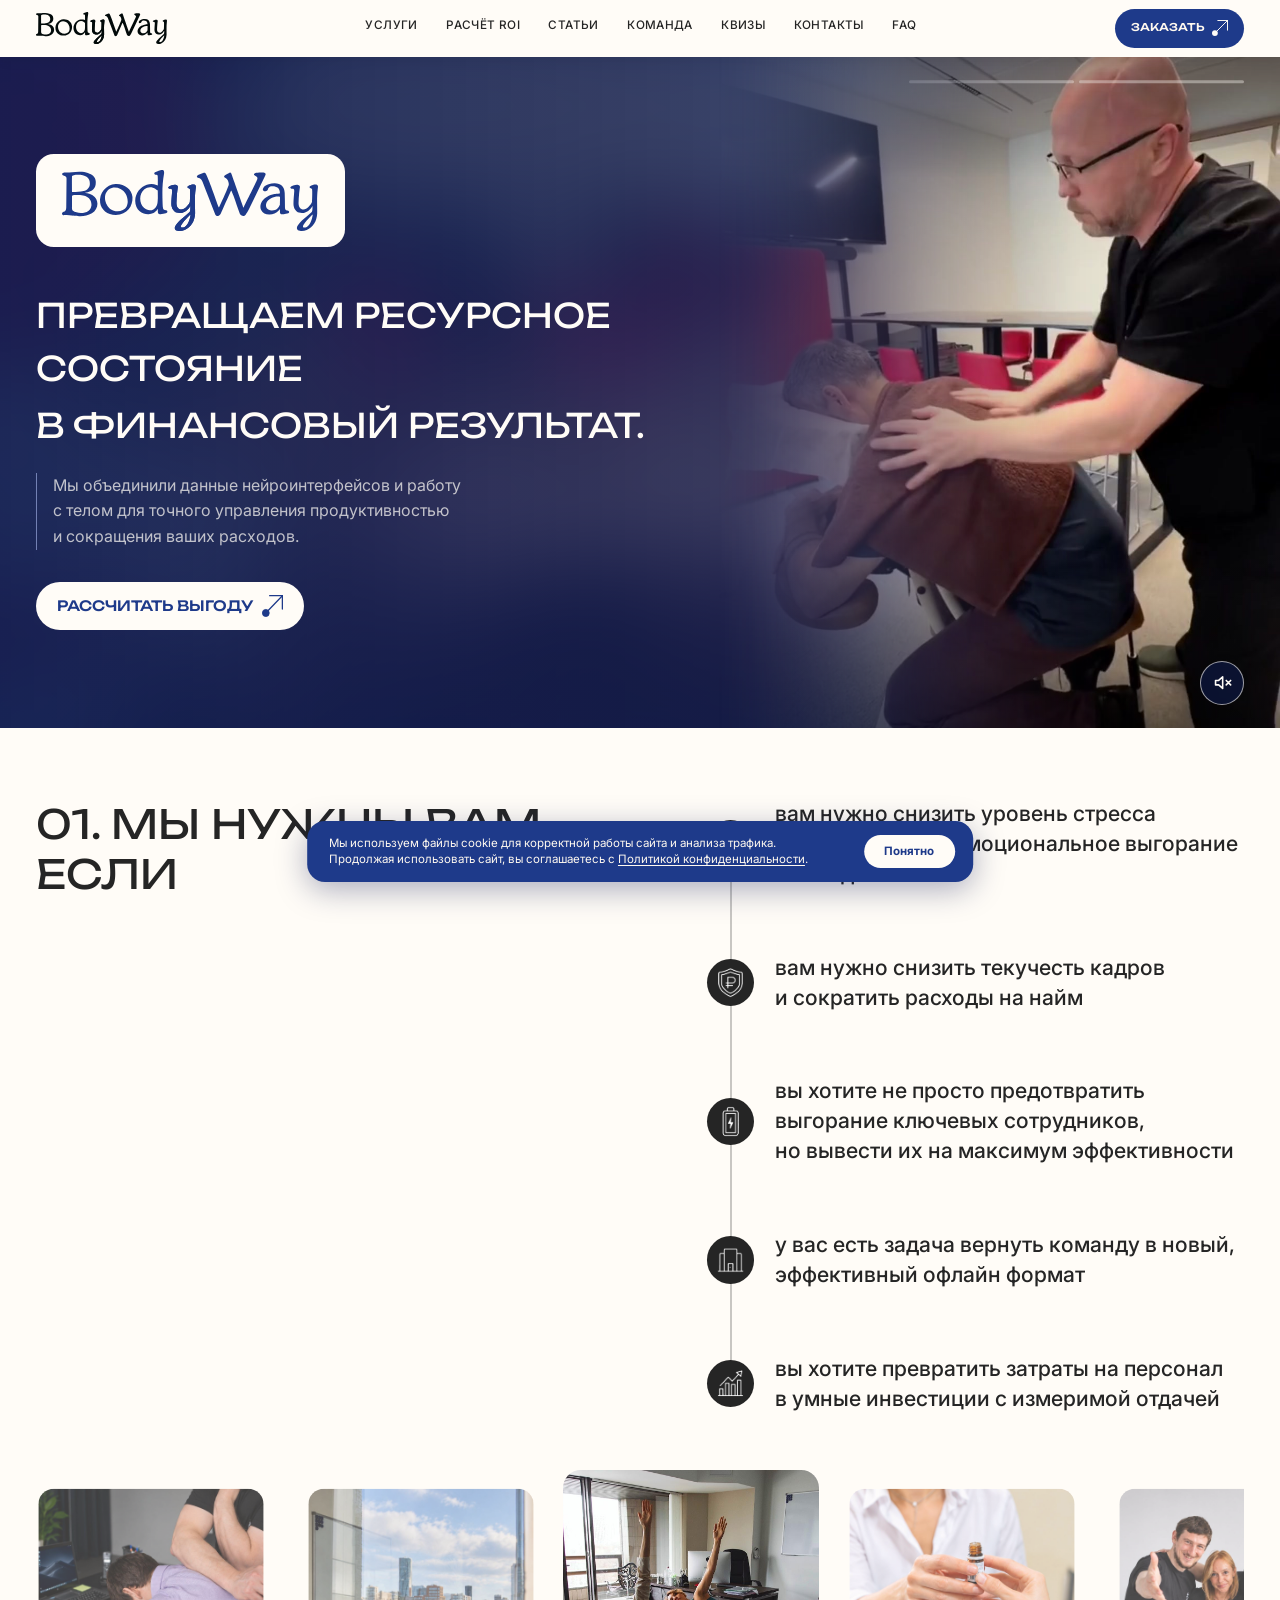
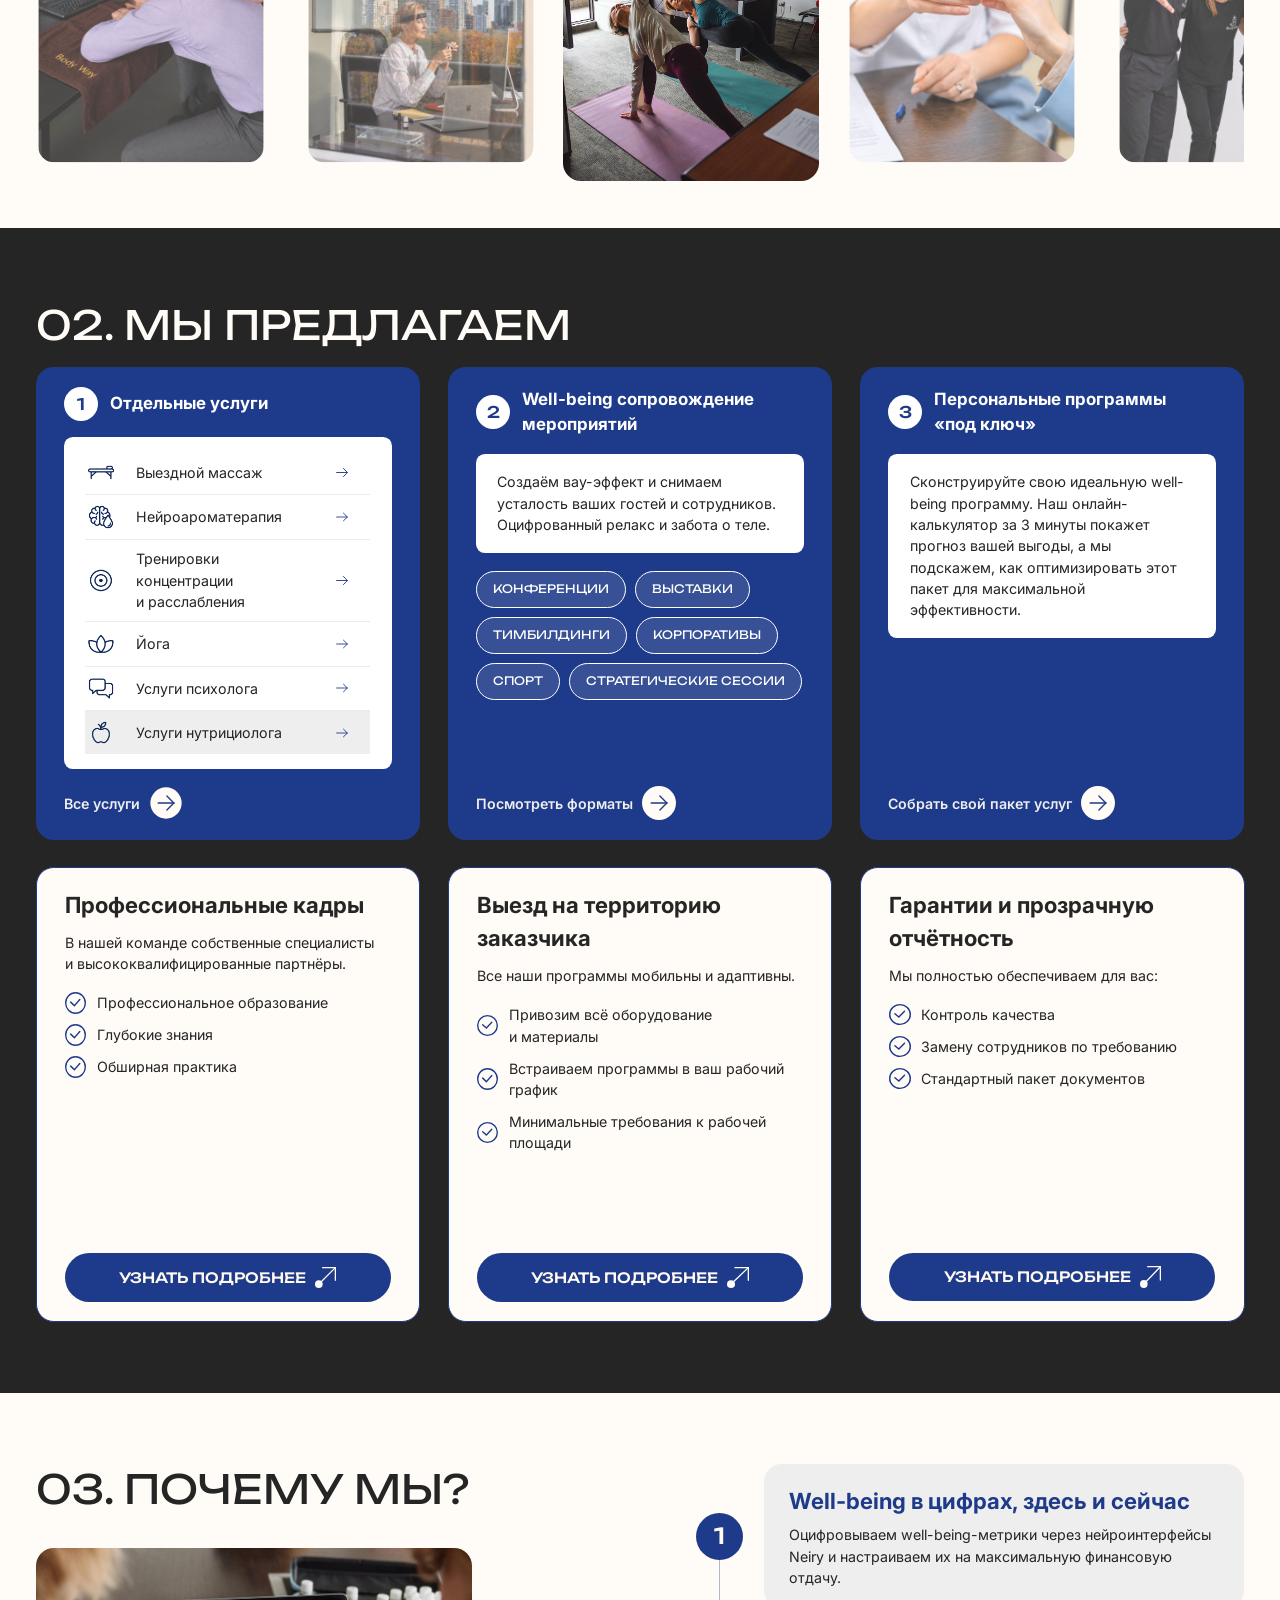
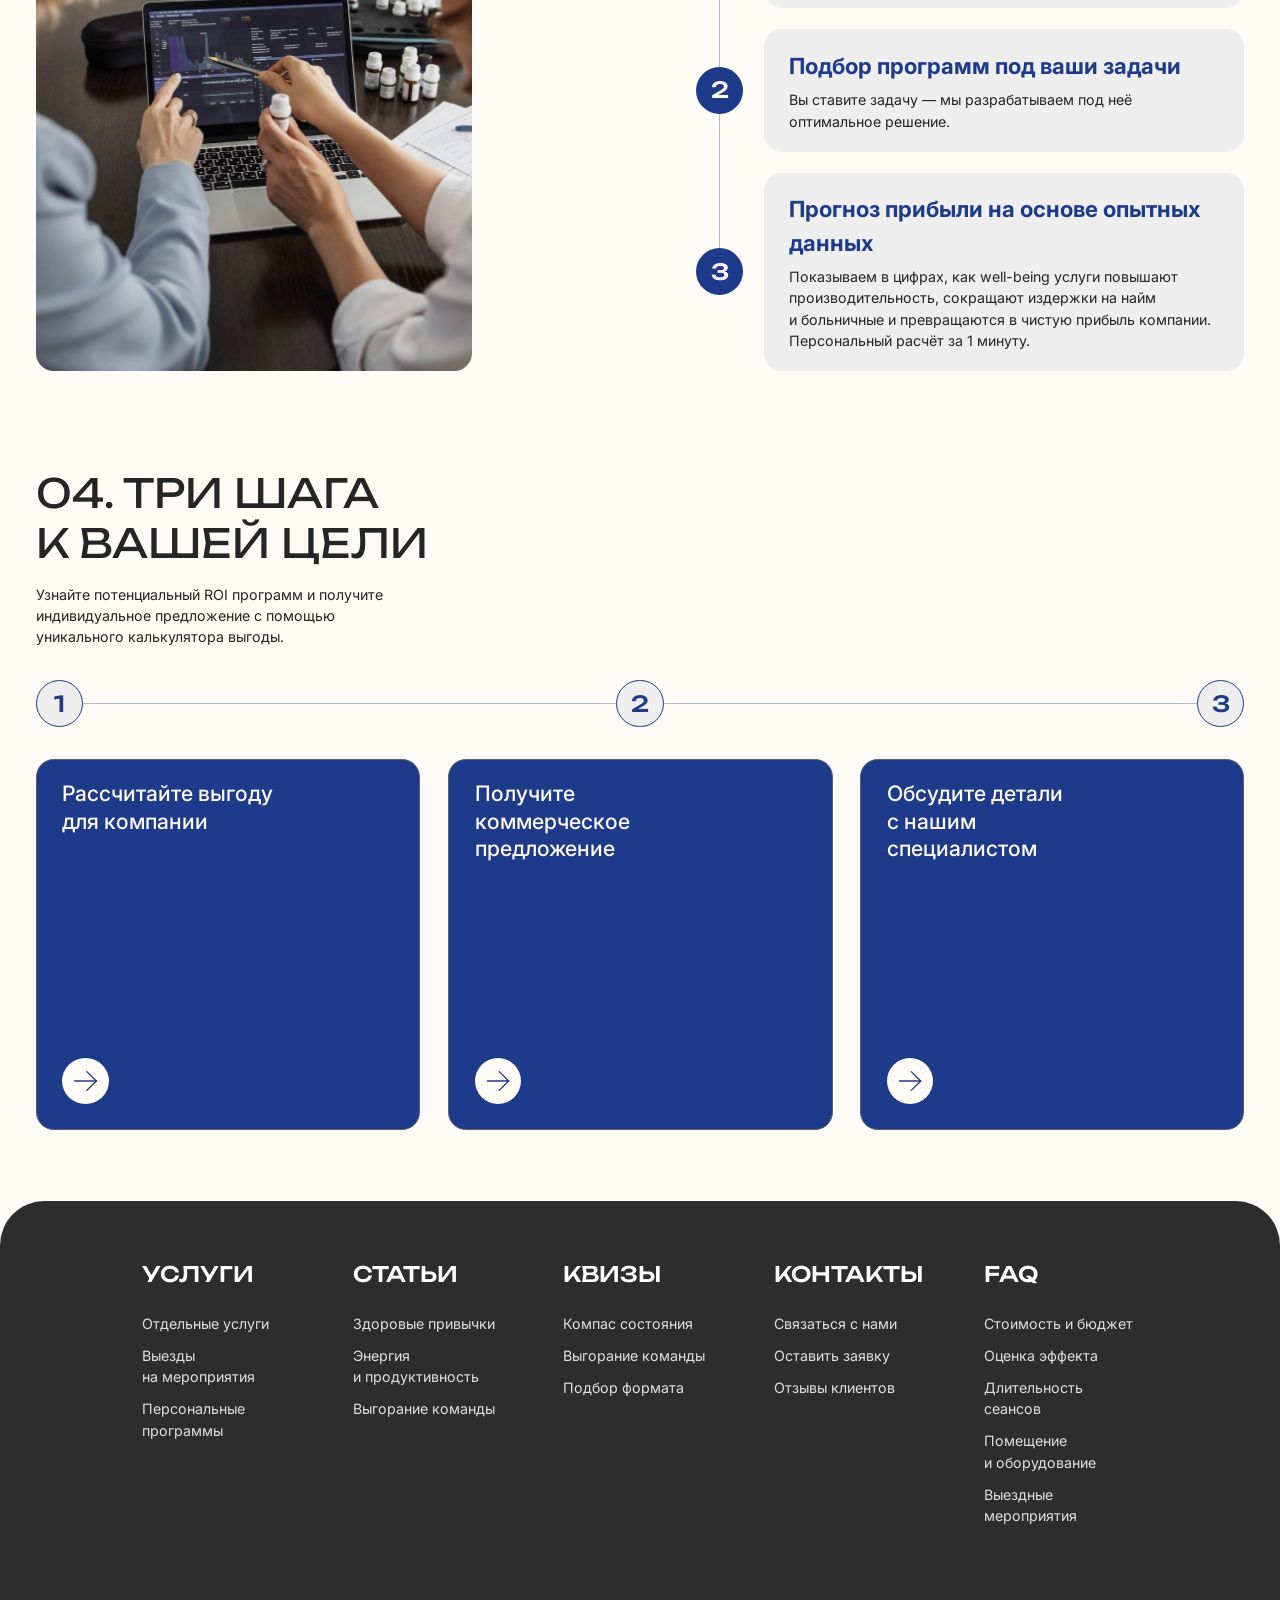
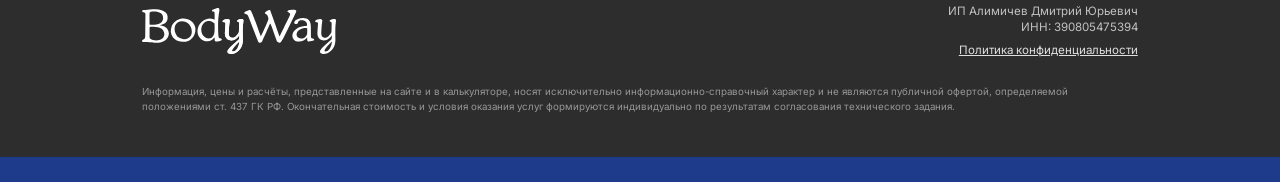
<file: index.html>
<!DOCTYPE html>
<html lang="ru">
<head>
<meta charset="UTF-8">
<meta name="viewport" content="width=device-width, initial-scale=1.0">
<link rel="icon" type="image/x-icon" href="assets/icons/favicon.ico">
<link rel="icon" type="image/png" sizes="32x32" href="assets/icons/favicon/favicon-32.png">
<link rel="icon" type="image/png" sizes="16x16" href="assets/icons/favicon/favicon-16.png">
<link rel="apple-touch-icon" sizes="180x180" href="assets/icons/favicon/favicon-180.png">
<title>BodyWay — Превращаем ресурсное состояние в финансовый результат</title>
<link rel="preconnect" href="https://fonts.googleapis.com">
<link rel="preconnect" href="https://fonts.gstatic.com" crossorigin>
<link href="https://fonts.googleapis.com/css2?family=Inter:wght@400;500;600;700&family=Unbounded:wght@400;500&display=swap" rel="stylesheet">
<link rel="preload" as="image" href="assets/video/reel-1.jpg">
<link rel="stylesheet" href="css/style.css?v=65">
</head>
<body>

<header class="header">
  <div class="header__inner">
    <a href="index.html" class="header__logo">
      <img src="assets/icons/logo-black.svg" alt="BodyWay" class="header__logo-img">
    </a>

    <nav class="nav">
      <ul class="nav__list">
        <li class="nav__item nav__item--dropdown">
          <a href="uslugi.html" class="nav__link">Услуги</a>
          <ul class="dropdown">
            <li class="dropdown__item"><a href="uslugi.html#otdelnye" class="dropdown__link">Отдельные услуги</a></li>
            <li class="dropdown__item"><a href="uslugi.html#meropriyatiya" class="dropdown__link">Well-being сопровождение мероприятий</a></li>
            <li class="dropdown__item"><a href="uslugi.html#personalnye" class="dropdown__link">Персональные программы под&nbsp;ключ</a></li>
          </ul>
        </li>
        <li class="nav__item"><a href="calculator.html" class="nav__link">Расчёт ROI</a></li>
        <li class="nav__item"><a href="stati.html" class="nav__link">Статьи</a></li>
        <li class="nav__item"><a href="komanda.html" class="nav__link">Команда</a></li>
        <li class="nav__item"><a href="kvizy.html" class="nav__link">Квизы</a></li>
        <li class="nav__item"><a href="kontakty.html" class="nav__link">Контакты</a></li>
        <li class="nav__item"><a href="faq.html" class="nav__link">FAQ</a></li>
      </ul>
    </nav>

    <div class="header__right">
      <a href="kontakty.html" class="btn btn--navy">
        <span>Заказать</span>
        <img src="assets/icons/arrow-light.svg" alt="" class="btn__arrow">
      </a>
      <button type="button" class="header__burger" id="headerBurger" aria-label="Открыть меню" aria-expanded="false">
        <span></span>
        <span></span>
        <span></span>
      </button>
    </div>
  </div>

  <nav class="mobile-nav" id="mobileNav">
    <ul class="mobile-nav__list">
      <li class="mobile-nav__group">
        <a href="uslugi.html" class="mobile-nav__link">Услуги</a>
        <ul class="mobile-nav__sublist">
          <li><a href="uslugi.html#otdelnye" class="mobile-nav__sublink">Отдельные услуги</a></li>
          <li><a href="uslugi.html#meropriyatiya" class="mobile-nav__sublink">Well-being сопровождение мероприятий</a></li>
          <li><a href="uslugi.html#personalnye" class="mobile-nav__sublink">Персональные программы под&nbsp;ключ</a></li>
        </ul>
      </li>
      <li><a href="calculator.html" class="mobile-nav__link">Расчёт ROI</a></li>
      <li><a href="stati.html" class="mobile-nav__link">Статьи</a></li>
      <li><a href="komanda.html" class="mobile-nav__link">Команда</a></li>
      <li><a href="kvizy.html" class="mobile-nav__link">Квизы</a></li>
      <li><a href="kontakty.html" class="mobile-nav__link">Контакты</a></li>
      <li><a href="faq.html" class="mobile-nav__link">FAQ</a></li>
    </ul>
  </nav>
</header>

<main>

  <section class="hero">
    <div class="hero__bg">
      <div class="hero__ambient" aria-hidden="true">
      <img src="assets/video/reel-1.jpg" alt="" class="hero__ambient-img hero__ambient-img--active">
      <img src="assets/video/reel-2.jpg" alt="" class="hero__ambient-img">
      </div>
      <div class="hero__overlay"></div>
    </div>

    <div class="hero__content">
      <h1 class="hero__title">
        <span class="hero__plate"><img src="assets/icons/logo-navy.svg" alt="BodyWay" class="hero__logo"></span>
        <span class="hero__tagline">Превращаем ресурсное состояние <mark class="hero__mark">в&nbsp;финансовый результат.</mark></span>
      </h1>
      <p class="hero__text">Мы объединили данные нейроинтерфейсов и&nbsp;работу с&nbsp;телом для&nbsp;точного управления продуктивностью и&nbsp;сокращения ваших расходов.</p>
      <div class="hero__actions">
        <a href="calculator.html" class="btn btn--cream">
          <span>Рассчитать выгоду</span>
          <img src="assets/icons/arrow-dark.svg" alt="" class="btn__arrow">
        </a>
      </div>
    </div>

    <div class="hero-reel" id="heroReel">
      <div class="hero-reel__frame">
        <video class="hero-reel__video hero-reel__video--active" muted playsinline autoplay preload="auto" poster="assets/video/reel-1.jpg">
          <source src="assets/video/reel-1.mp4" type="video/mp4">
        </video>
        <video class="hero-reel__video" muted playsinline preload="metadata" poster="assets/video/reel-2.jpg">
          <source src="assets/video/reel-2.mp4" type="video/mp4">
        </video>
        <div class="hero-reel__bars">
          <button type="button" class="hero-reel__bar" aria-label="Видео 1"><span class="hero-reel__bar-fill"></span></button>
          <button type="button" class="hero-reel__bar" aria-label="Видео 2"><span class="hero-reel__bar-fill"></span></button>
        </div>
        <button type="button" class="hero__sound" id="heroSound" aria-label="Включить звук" aria-pressed="false">
          <svg class="hero__sound-icon hero__sound-icon--off" viewBox="0 0 24 24" fill="none" stroke="currentColor" stroke-width="1.8" stroke-linecap="round" stroke-linejoin="round" aria-hidden="true"><path d="M4 9.5h3.5L12 5.5v13l-4.5-4H4z"/><path d="M16 9.5l5 5M21 9.5l-5 5"/></svg>
          <svg class="hero__sound-icon hero__sound-icon--on" viewBox="0 0 24 24" fill="none" stroke="currentColor" stroke-width="1.8" stroke-linecap="round" stroke-linejoin="round" aria-hidden="true"><path d="M4 9.5h3.5L12 5.5v13l-4.5-4H4z"/><path d="M15.5 9a4 4 0 0 1 0 6"/><path d="M18.2 6.5a8 8 0 0 1 0 11"/></svg>
        </button>
      </div>
    </div>
  </section>

  <div class="pin-stack">
  <section class="section section--cover section--need" id="need">
    <div class="container">
      <div class="need">
        <h2 class="section__title reveal">01. Мы нужны вам,<br>если</h2>

        <ol class="need-list">
          <li class="need-list__item reveal">
            <span class="need-list__icon">
              <img src="assets/icons/icon-need-0.png?v=2" alt="" class="need-list__icon-img">
            </span>
            <p class="need-list__text">вам нужно снизить уровень стресса и&nbsp;предотвратить эмоциональное выгорание команды</p>
          </li>
          <li class="need-list__item reveal">
            <span class="need-list__icon">
              <img src="assets/icons/icon-need-1.png?v=2" alt="" class="need-list__icon-img">
            </span>
            <p class="need-list__text">вам нужно снизить текучесть кадров и&nbsp;сократить расходы на&nbsp;найм</p>
          </li>
          <li class="need-list__item reveal">
            <span class="need-list__icon">
              <img src="assets/icons/icon-need-2.png?v=2" alt="" class="need-list__icon-img">
            </span>
            <p class="need-list__text">вы хотите не&nbsp;просто предотвратить выгорание ключевых сотрудников, но&nbsp;вывести их на&nbsp;максимум эффективности</p>
          </li>
          <li class="need-list__item reveal">
            <span class="need-list__icon">
              <img src="assets/icons/icon-need-3.png?v=2" alt="" class="need-list__icon-img">
            </span>
            <p class="need-list__text">у&nbsp;вас есть задача вернуть команду в&nbsp;новый, эффективный офлайн формат</p>
          </li>
          <li class="need-list__item reveal">
            <span class="need-list__icon">
              <img src="assets/icons/icon-need-4.png?v=2" alt="" class="need-list__icon-img">
            </span>
            <p class="need-list__text">вы хотите превратить затраты на&nbsp;персонал в&nbsp;умные инвестиции с&nbsp;измеримой отдачей</p>
          </li>
        </ol>
      </div>

      <div class="gallery">
        <div class="gallery__track">
          <div class="gallery__item"><img src="assets/img/ribbon-3.jpg" alt="" class="gallery__img" loading="lazy"></div>
          <div class="gallery__item"><img src="assets/img/ribbon-4.jpg" alt="" class="gallery__img" loading="lazy"></div>
          <div class="gallery__item"><img src="assets/img/ribbon-11.jpg" alt="" class="gallery__img" style="object-position:40% 50%" loading="lazy"></div>
          <div class="gallery__item"><img src="assets/img/ribbon-2.jpg" alt="" class="gallery__img" loading="lazy"></div>
          <div class="gallery__item"><img src="assets/img/ribbon-1.jpg" alt="" class="gallery__img" loading="lazy"></div>
          <div class="gallery__item"><img src="assets/img/ribbon-5.jpg" alt="" class="gallery__img" loading="lazy"></div>
          <div class="gallery__item"><img src="assets/img/ribbon-8.jpg" alt="" class="gallery__img" loading="lazy"></div>
          <div class="gallery__item"><img src="assets/img/ribbon-13.jpg" alt="" class="gallery__img" style="object-position:41% 50%" loading="lazy"></div>
          <div class="gallery__item"><img src="assets/img/ribbon-12.jpg" alt="" class="gallery__img" style="object-position:60% 50%" loading="lazy"></div>
          <div class="gallery__item"><img src="assets/img/ribbon-7.jpg" alt="" class="gallery__img" loading="lazy"></div>
          <div class="gallery__item"><img src="assets/img/ribbon-6.jpg" alt="" class="gallery__img" loading="lazy"></div>
          <div class="gallery__item"><img src="assets/img/ribbon-10.jpg" alt="" class="gallery__img" loading="lazy"></div>
          <div class="gallery__item"><img src="assets/img/ribbon-9.jpg" alt="" class="gallery__img" style="object-position:45% 50%" loading="lazy"></div>
        </div>
      </div>
    </div>
  </section>

  <section class="section section--cover section--offer" id="offer">
    <div class="container">
      <h2 class="section__title section__title--light reveal">02. Мы предлагаем</h2>

      <div class="offer">
        <div class="offer__row">
          <div class="service reveal">
            <div class="service__head">
              <span class="service__num">1</span>
              <h4 class="service__title">Отдельные услуги</h4>
            </div>
            <ul class="service__list">
              <li>
                <a href="uslugi.html#massage" class="service__list-item">
                  <img src="assets/icons/icon-massage.png?v=6" alt="" class="service__icon service__icon--massage">
                  <span>Выездной массаж</span>
                  <img src="assets/icons/icon-arrow-right.svg" alt="" class="service__list-arrow">
                </a>
              </li>
              <li>
                <a href="uslugi.html#aroma" class="service__list-item">
                  <img src="assets/icons/icon-perfume.png?v=6" alt="" class="service__icon service__icon--perfume">
                  <span>Нейроароматерапия</span>
                  <img src="assets/icons/icon-arrow-right.svg" alt="" class="service__list-arrow">
                </a>
              </li>
              <li>
                <a href="uslugi.html#concentration" class="service__list-item">
                  <img src="assets/icons/icon-play.png?v=6" alt="" class="service__icon service__icon--play">
                  <span>Тренировки концентрации и&nbsp;расслабления</span>
                  <img src="assets/icons/icon-arrow-right.svg" alt="" class="service__list-arrow">
                </a>
              </li>
              <li>
                <a href="uslugi.html#yoga" class="service__list-item">
                  <img src="assets/icons/icon-yoga.png?v=6" alt="" class="service__icon service__icon--yoga">
                  <span>Йога</span>
                  <img src="assets/icons/icon-arrow-right.svg" alt="" class="service__list-arrow">
                </a>
              </li>
              <li>
                <a href="uslugi.html#psychology" class="service__list-item">
                  <img src="assets/icons/icon-psychology.png?v=6" alt="" class="service__icon service__icon--psychology">
                  <span>Услуги психолога</span>
                  <img src="assets/icons/icon-arrow-right.svg" alt="" class="service__list-arrow">
                </a>
              </li>
              <li>
                <a href="uslugi.html#nutrition" class="service__list-item">
                  <img src="assets/icons/icon-nutrition.png?v=6" alt="" class="service__icon service__icon--nutrition">
                  <span>Услуги нутрициолога</span>
                  <img src="assets/icons/icon-arrow-right.svg" alt="" class="service__list-arrow">
                </a>
              </li>
            </ul>
            <a href="uslugi.html#otdelnye" class="service__link">
              <span>Все услуги</span>
              <img src="assets/icons/icon-link-arrow.svg" alt="" class="service__link-icon">
            </a>
          </div>

          <div class="service reveal">
            <div class="service__head">
              <span class="service__num">2</span>
              <h4 class="service__title">Well-being сопровождение мероприятий</h4>
            </div>
            <p class="service__desc">Создаём вау-эффект и&nbsp;снимаем усталость ваших гостей и&nbsp;сотрудников. Оцифрованный релакс и&nbsp;забота о&nbsp;теле.</p>
            <ul class="tags">
              <li><a href="uslugi.html#meropriyatiya" class="tags__item">Конференции</a></li>
              <li><a href="uslugi.html#meropriyatiya" class="tags__item">Выставки</a></li>
              <li><a href="uslugi.html#meropriyatiya" class="tags__item">Тимбилдинги</a></li>
              <li><a href="uslugi.html#meropriyatiya" class="tags__item">Корпоративы</a></li>
              <li><a href="uslugi.html#meropriyatiya" class="tags__item">Спорт</a></li>
              <li><a href="uslugi.html#meropriyatiya" class="tags__item">Стратегические сессии</a></li>
            </ul>
            <a href="uslugi.html#meropriyatiya" class="service__link">
              <span>Посмотреть форматы</span>
              <img src="assets/icons/icon-link-arrow-2.svg" alt="" class="service__link-icon">
            </a>
          </div>

          <div class="service reveal">
            <div class="service__head">
              <span class="service__num">3</span>
              <h4 class="service__title">Персональные программы «под&nbsp;ключ»</h4>
            </div>
            <p class="service__desc">Сконструируйте свою идеальную well-being программу. Наш онлайн-калькулятор за&nbsp;3&nbsp;минуты покажет прогноз вашей выгоды, а&nbsp;мы подскажем, как&nbsp;оптимизировать этот пакет для&nbsp;максимальной эффективности.</p>
            <a href="uslugi.html#personalnye" class="service__link">
              <span>Собрать свой пакет услуг</span>
              <img src="assets/icons/icon-link-arrow-3.svg" alt="" class="service__link-icon">
            </a>
          </div>
        </div>

        <div class="offer__row">
          <div class="offer-card reveal">
            <h3 class="offer-card__title">Профессиональные кадры</h3>
            <p class="offer-card__desc">В&nbsp;нашей команде собственные специалисты и&nbsp;высококвалифицированные партнёры.</p>
            <ul class="check-list">
              <li class="check-list__item">
                <img src="assets/icons/icon-check-2.svg" alt="" class="check-list__icon">
                <span>Профессиональное образование</span>
              </li>
              <li class="check-list__item">
                <img src="assets/icons/icon-check-2.svg" alt="" class="check-list__icon">
                <span>Глубокие знания</span>
              </li>
              <li class="check-list__item">
                <img src="assets/icons/icon-check-2.svg" alt="" class="check-list__icon">
                <span>Обширная практика</span>
              </li>
            </ul>
            <a href="komanda.html" class="btn btn--navy btn--full">
              <span>Узнать подробнее</span>
              <img src="assets/icons/arrow-light.svg" alt="" class="btn__arrow">
            </a>
          </div>

          <div class="offer-card reveal">
            <h3 class="offer-card__title">Выезд на&nbsp;территорию заказчика</h3>
            <p class="offer-card__desc">Все наши программы мобильны и&nbsp;адаптивны.</p>
            <ul class="check-list">
              <li class="check-list__item">
                <img src="assets/icons/icon-check-2.svg" alt="" class="check-list__icon">
                <span>Привозим всё оборудование и&nbsp;материалы</span>
              </li>
              <li class="check-list__item">
                <img src="assets/icons/icon-check-2.svg" alt="" class="check-list__icon">
                <span>Встраиваем программы в&nbsp;ваш рабочий график</span>
              </li>
              <li class="check-list__item">
                <img src="assets/icons/icon-check-2.svg" alt="" class="check-list__icon">
                <span>Минимальные требования к&nbsp;рабочей площади</span>
              </li>
            </ul>
            <a href="faq.html" class="btn btn--navy btn--full">
              <span>Узнать подробнее</span>
              <img src="assets/icons/arrow-light.svg" alt="" class="btn__arrow">
            </a>
          </div>

          <div class="flip-card reveal" id="guaranteesFlipCard">
            <div class="flip-card__inner">
              <div class="flip-card__face flip-card__face--front offer-card" id="guaranteesFlipTrigger">
                <h3 class="offer-card__title">Гарантии и&nbsp;прозрачную отчётность</h3>
                <p class="offer-card__desc">Мы полностью обеспечиваем для&nbsp;вас:</p>
                <ul class="check-list">
                  <li class="check-list__item">
                    <img src="assets/icons/icon-check-2.svg" alt="" class="check-list__icon">
                    <span>Контроль качества</span>
                  </li>
                  <li class="check-list__item">
                    <img src="assets/icons/icon-check-2.svg" alt="" class="check-list__icon">
                    <span>Замену сотрудников по&nbsp;требованию</span>
                  </li>
                  <li class="check-list__item">
                    <img src="assets/icons/icon-check-2.svg" alt="" class="check-list__icon">
                    <span>Стандартный пакет документов</span>
                  </li>
                </ul>
                <span class="btn btn--navy btn--full">
                  <span>Узнать подробнее</span>
                  <img src="assets/icons/arrow-light.svg" alt="" class="btn__arrow">
                </span>
              </div>

              <form class="flip-card__face flip-card__face--back form-card" action="send-form.php" method="post" data-ajax-form>
                <input type="hidden" name="form_source" value="Главная — Гарантии и прозрачная отчётность">
                <input type="text" name="website" class="form-card__hp" tabindex="-1" autocomplete="off">
                <p class="form-card__intro">Хотите получить документ о&nbsp;гарантиях? Заполните форму ниже!</p>
                <label class="form-card__field">
                  <input type="text" name="name" placeholder="Ваше ФИО" class="form-card__input">
                </label>
                <label class="form-card__field">
                  <input type="text" name="company" placeholder="Название организации" class="form-card__input">
                </label>
                <label class="form-card__field">
                  <select name="contact" class="form-card__input form-card__select">
                    <option value="" disabled selected hidden>Как с&nbsp;вами связаться?</option>
                    <option value="phone">По телефону</option>
                    <option value="email">По электронной почте</option>
                    <option value="telegram">Telegram</option>
                    <option value="max">Max</option>
                  </select>
                </label>
                <label class="form-card__checkbox">
                  <input type="checkbox" name="consent" required>
                  <span>Я даю согласие на&nbsp;обработку персональных данных в&nbsp;соответствии с&nbsp;<a href="policy.html" target="_blank" rel="noopener" class="consent-link">Политикой&nbsp;конфиденциальности</a></span>
                </label>
                <button type="submit" class="btn btn--cream btn--full">
                  <span>Получить</span>
                  <img src="assets/icons/arrow-dark-2.svg" alt="" class="btn__arrow">
                </button>
              </form>
            </div>
          </div>
        </div>
      </div>
    </div>
  </section>

  <section class="section section--cover section--why" id="why-us">
    <div class="container">
      <div class="why">
        <div class="why__col">
          <h2 class="section__title reveal">03. Почему мы?</h2>
          <div class="why__media reveal">
            <img src="assets/img/why-laptop.jpg" alt="Команда BodyWay" class="why__img" style="object-position:50% 50%">
          </div>
        </div>

        <ol class="timeline">
          <li class="timeline__item reveal">
            <span class="timeline__num">1</span>
            <div class="timeline__body">
              <h3 class="timeline__title">Well-being в&nbsp;цифрах, здесь и&nbsp;сейчас</h3>
              <p class="timeline__text">Оцифровываем well-being-метрики через нейроинтерфейсы Neiry и&nbsp;настраиваем их на&nbsp;максимальную финансовую отдачу.</p>
            </div>
          </li>
          <li class="timeline__item reveal">
            <span class="timeline__num">2</span>
            <div class="timeline__body">
              <h3 class="timeline__title">Подбор программ под&nbsp;ваши задачи</h3>
              <p class="timeline__text">Вы ставите задачу — мы разрабатываем под&nbsp;неё оптимальное решение.</p>
            </div>
          </li>
          <li class="timeline__item reveal">
            <span class="timeline__num">3</span>
            <div class="timeline__body">
              <h3 class="timeline__title">Прогноз прибыли на&nbsp;основе опытных данных</h3>
              <p class="timeline__text">Показываем в&nbsp;цифрах, как well-being услуги повышают производительность, сокращают издержки на&nbsp;найм и&nbsp;больничные и&nbsp;превращаются в&nbsp;чистую прибыль компании. Персональный расчёт за&nbsp;1&nbsp;минуту.</p>
            </div>
          </li>
        </ol>
      </div>
    </div>
  </section>

  <section class="section section--cover section--steps" id="steps">
    <div class="container">
      <div class="steps">
        <div class="steps__intro reveal">
          <h2 class="section__title">04. Три шага<br>к&nbsp;вашей цели</h2>
          <p class="steps__intro-text">Узнайте потенциальный ROI программ и&nbsp;получите индивидуальное предложение с&nbsp;помощью уникального калькулятора выгоды.</p>
        </div>

        <ol class="steps__stepper reveal">
          <li class="steps__step">
            <span class="steps__step-circle">1</span>
          </li>
          <li class="steps__step">
            <span class="steps__step-circle">2</span>
          </li>
          <li class="steps__step">
            <span class="steps__step-circle">3</span>
          </li>
        </ol>

        <div class="steps__row">
          <div class="steps__row-item">
            <span class="steps__row-num">1</span>
            <a href="calculator.html" class="cta-card reveal">
              <span class="cta-card__text">Рассчитайте выгоду для&nbsp;компании</span>
              <img src="assets/icons/icon-consult.svg" alt="" class="cta-card__icon">
            </a>
          </div>

          <div class="steps__row-item">
            <span class="steps__row-num">2</span>
            <div class="flip-card reveal" id="kpFlipCard">
              <div class="flip-card__inner">
                <div class="flip-card__face flip-card__face--front cta-card" id="kpFlipTrigger">
                  <span class="cta-card__text">Получите коммерческое предложение</span>
                  <img src="assets/icons/icon-consult.svg" alt="" class="cta-card__icon">
                </div>

                <form class="flip-card__face flip-card__face--back form-card" action="send-form.php" method="post" data-ajax-form>
                  <input type="hidden" name="form_source" value="Главная — Получить КП">
                  <input type="text" name="website" class="form-card__hp" tabindex="-1" autocomplete="off">
                  <label class="form-card__field">
                    <input type="text" name="name" placeholder="Ваше ФИО" class="form-card__input">
                  </label>
                  <label class="form-card__field">
                    <input type="text" name="company" placeholder="Название организации" class="form-card__input">
                  </label>
                  <label class="form-card__field">
                    <select name="contact" class="form-card__input form-card__select">
                      <option value="" disabled selected hidden>Как с&nbsp;вами связаться?</option>
                      <option value="phone">По телефону</option>
                      <option value="email">По электронной почте</option>
                      <option value="telegram">Telegram</option>
                      <option value="max">Max</option>
                    </select>
                  </label>
                  <label class="form-card__checkbox">
                    <input type="checkbox" name="consent" required>
                    <span>Я даю согласие на&nbsp;обработку персональных данных в&nbsp;соответствии с&nbsp;<a href="policy.html" target="_blank" rel="noopener" class="consent-link">Политикой&nbsp;конфиденциальности</a></span>
                  </label>
                  <button type="submit" class="btn btn--cream btn--full">
                    <span>Получить КП</span>
                    <img src="assets/icons/arrow-dark-2.svg" alt="" class="btn__arrow">
                  </button>
                </form>
              </div>
            </div>
          </div>

          <div class="steps__row-item">
            <span class="steps__row-num">3</span>
            <a href="kontakty.html" class="cta-card reveal">
              <span class="cta-card__text">Обсудите детали с&nbsp;нашим специалистом</span>
              <img src="assets/icons/icon-consult.svg" alt="" class="cta-card__icon">
            </a>
          </div>
        </div>
      </div>
    </div>
  </section>
  </div>

</main>

<footer class="footer">
  <div class="container">
    <div class="footer__columns">
      <div class="footer__col">
        <h5 class="footer__heading">Услуги</h5>
        <a href="uslugi.html#otdelnye" class="footer__link">Отдельные услуги</a>
        <a href="uslugi.html#meropriyatiya" class="footer__link">Выезды на&nbsp;мероприятия</a>
        <a href="uslugi.html#personalnye" class="footer__link">Персональные программы</a>
      </div>
      <div class="footer__col">
        <h5 class="footer__heading">Статьи</h5>
        <a href="statya-privychki.html" class="footer__link">Здоровые привычки</a>
        <a href="statya-mitohondrii.html" class="footer__link">Энергия и&nbsp;продуктивность</a>
        <a href="stati.html" class="footer__link">Выгорание команды</a>
      </div>
      <div class="footer__col">
        <h5 class="footer__heading">Квизы</h5>
        <a href="kvizy.html" class="footer__link">Компас состояния</a>
        <a href="kvizy.html" class="footer__link">Выгорание команды</a>
        <a href="kvizy.html" class="footer__link">Подбор формата</a>
      </div>
      <div class="footer__col">
        <h5 class="footer__heading">Контакты</h5>
        <a href="kontakty.html" class="footer__link">Связаться с&nbsp;нами</a>
        <a href="kontakty.html#request-form" class="footer__link">Оставить заявку</a>
        <a href="kontakty.html#reviews" class="footer__link">Отзывы клиентов</a>
      </div>
      <div class="footer__col">
        <h5 class="footer__heading">FAQ</h5>
        <a href="faq.html" class="footer__link">Стоимость и&nbsp;бюджет</a>
        <a href="faq.html" class="footer__link">Оценка эффекта</a>
        <a href="faq.html" class="footer__link">Длительность сеансов</a>
        <a href="faq.html" class="footer__link">Помещение и&nbsp;оборудование</a>
        <a href="faq.html" class="footer__link">Выездные мероприятия</a>
      </div>
    </div>

    <div class="footer__bottom">
      <img src="assets/icons/logo-white.svg" alt="BodyWay" class="footer__logo">
      <div class="footer__legal">
        <p class="footer__legal-text">ИП Алимичев Дмитрий Юрьевич<br>ИНН: 390805475394</p>
        <a href="policy.html" class="footer__legal-link">Политика конфиденциальности</a>
      </div>
    </div>
    <p class="footer__disclaimer">Информация, цены и&nbsp;расчёты, представленные на&nbsp;сайте и&nbsp;в&nbsp;калькуляторе, носят исключительно информационно-справочный характер и&nbsp;не&nbsp;являются публичной офертой, определяемой положениями ст.&nbsp;437 ГК&nbsp;РФ. Окончательная стоимость и&nbsp;условия оказания услуг формируются индивидуально по&nbsp;результатам согласования технического задания.</p>
  </div>
  <div class="footer__stripe"></div>
</footer>

<script src="js/main.js?v=26"></script>
<script src="js/forms.js?v=7"></script>
</body>
</html>
</file>
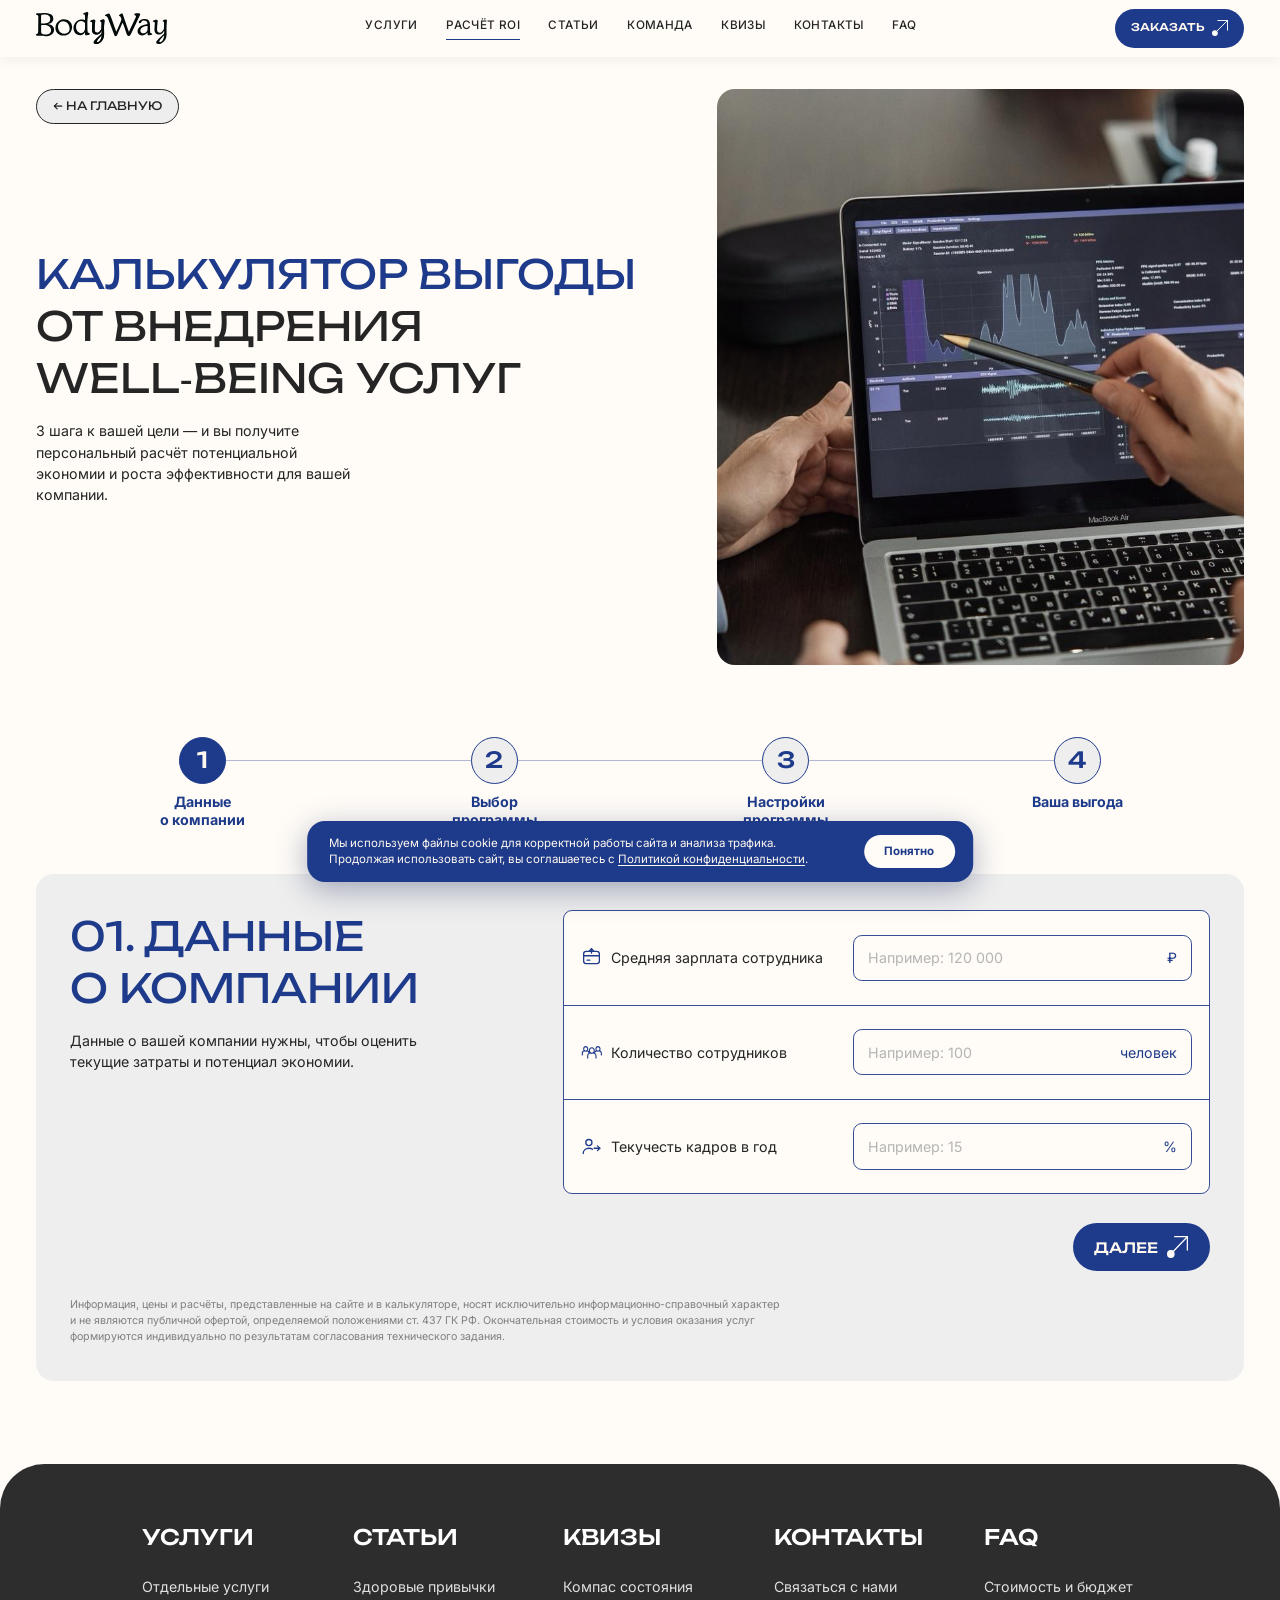
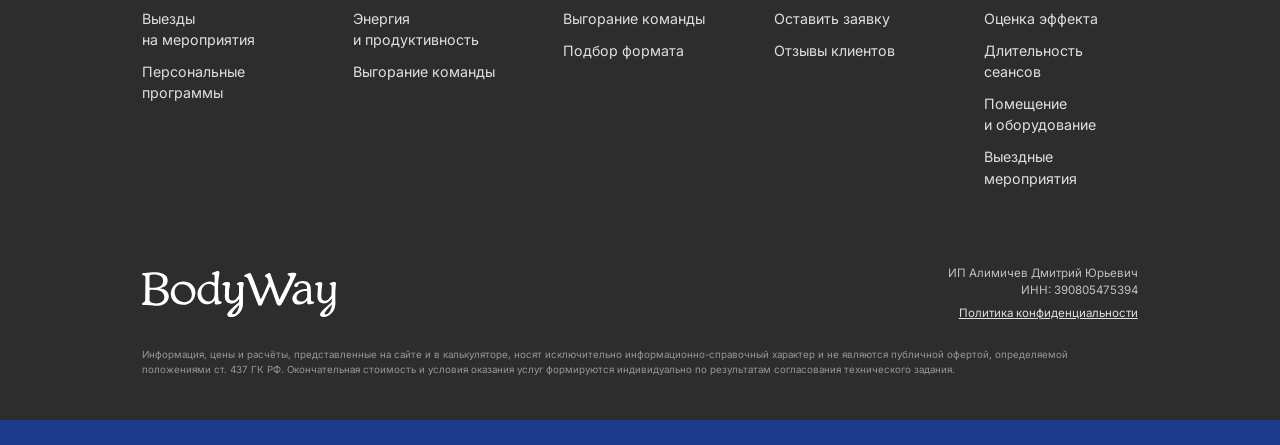
<file: calculator.html>
<!DOCTYPE html>
<html lang="ru">
<head>
<meta charset="UTF-8">
<meta name="viewport" content="width=device-width, initial-scale=1.0">
<link rel="icon" type="image/x-icon" href="assets/icons/favicon.ico">
<link rel="icon" type="image/png" sizes="32x32" href="assets/icons/favicon/favicon-32.png">
<link rel="icon" type="image/png" sizes="16x16" href="assets/icons/favicon/favicon-16.png">
<link rel="apple-touch-icon" sizes="180x180" href="assets/icons/favicon/favicon-180.png">
<title>Калькулятор выгоды — BodyWay</title>
<link rel="preconnect" href="https://fonts.googleapis.com">
<link rel="preconnect" href="https://fonts.gstatic.com" crossorigin>
<link href="https://fonts.googleapis.com/css2?family=Inter:wght@400;500;600;700&family=Unbounded:wght@400;500;600&display=swap" rel="stylesheet">
<link rel="stylesheet" href="css/style.css?v=65">
<link rel="stylesheet" href="css/calculator.css?v=18">
</head>
<body>

<header class="header">
  <div class="header__inner">
    <a href="index.html" class="header__logo">
      <img src="assets/icons/logo-black.svg" alt="BodyWay" class="header__logo-img">
    </a>

    <nav class="nav">
      <ul class="nav__list">
        <li class="nav__item nav__item--dropdown">
          <a href="uslugi.html" class="nav__link">Услуги</a>
          <ul class="dropdown">
            <li class="dropdown__item"><a href="uslugi.html#otdelnye" class="dropdown__link">Отдельные услуги</a></li>
            <li class="dropdown__item"><a href="uslugi.html#meropriyatiya" class="dropdown__link">Well-being сопровождение мероприятий</a></li>
            <li class="dropdown__item"><a href="uslugi.html#personalnye" class="dropdown__link">Персональные программы под&nbsp;ключ</a></li>
          </ul>
        </li>
        <li class="nav__item nav__item--current"><a href="calculator.html" class="nav__link">Расчёт ROI</a></li>
        <li class="nav__item"><a href="stati.html" class="nav__link">Статьи</a></li>
        <li class="nav__item"><a href="komanda.html" class="nav__link">Команда</a></li>
        <li class="nav__item"><a href="kvizy.html" class="nav__link">Квизы</a></li>
        <li class="nav__item"><a href="kontakty.html" class="nav__link">Контакты</a></li>
        <li class="nav__item"><a href="faq.html" class="nav__link">FAQ</a></li>
      </ul>
    </nav>

    <div class="header__right">
      <a href="kontakty.html" class="btn btn--navy">
        <span>Заказать</span>
        <img src="assets/icons/arrow-light.svg" alt="" class="btn__arrow">
      </a>
      <button type="button" class="header__burger" id="headerBurger" aria-label="Открыть меню" aria-expanded="false">
        <span></span>
        <span></span>
        <span></span>
      </button>
    </div>
  </div>

  <nav class="mobile-nav" id="mobileNav">
    <ul class="mobile-nav__list">
      <li class="mobile-nav__group">
        <a href="uslugi.html" class="mobile-nav__link">Услуги</a>
        <ul class="mobile-nav__sublist">
          <li><a href="uslugi.html#otdelnye" class="mobile-nav__sublink">Отдельные услуги</a></li>
          <li><a href="uslugi.html#meropriyatiya" class="mobile-nav__sublink">Well-being сопровождение мероприятий</a></li>
          <li><a href="uslugi.html#personalnye" class="mobile-nav__sublink">Персональные программы под&nbsp;ключ</a></li>
        </ul>
      </li>
      <li><a href="calculator.html" class="mobile-nav__link mobile-nav__link--current">Расчёт ROI</a></li>
      <li><a href="stati.html" class="mobile-nav__link">Статьи</a></li>
      <li><a href="komanda.html" class="mobile-nav__link">Команда</a></li>
      <li><a href="kvizy.html" class="mobile-nav__link">Квизы</a></li>
      <li><a href="kontakty.html" class="mobile-nav__link">Контакты</a></li>
      <li><a href="faq.html" class="mobile-nav__link">FAQ</a></li>
    </ul>
  </nav>
</header>

<main class="calc">
  <div class="container calc__top">
    <a href="index.html" class="calc__back">
      <span>← На&nbsp;главную</span>
    </a>

    <div class="calc__intro">
      <div class="calc__intro-text">
        <h1 class="calc__title">
          <span class="calc__title-accent">Калькулятор выгоды</span>
          от&nbsp;внедрения well&#8209;being&nbsp;услуг
        </h1>
        <p class="calc__intro-desc">3&nbsp;шага к&nbsp;вашей цели — и&nbsp;вы получите персональный расчёт потенциальной экономии и&nbsp;роста эффективности для&nbsp;вашей компании.</p>
      </div>
      <div class="calc__intro-media">
        <img src="assets/img/calc-roi-3.jpg" alt="" class="calc__intro-img" style="object-position:48% 50%">
      </div>
    </div>

    <ol class="calc__stepper" id="calcStepper">
      <li class="calc__step" data-step="1">
        <span class="calc__step-circle">1</span>
        <span class="calc__step-label">Данные о&nbsp;компании</span>
      </li>
      <li class="calc__step" data-step="2">
        <span class="calc__step-circle">2</span>
        <span class="calc__step-label">Выбор программы</span>
      </li>
      <li class="calc__step" data-step="3">
        <span class="calc__step-circle">3</span>
        <span class="calc__step-label">Настройки программы</span>
      </li>
      <li class="calc__step" data-step="4">
        <span class="calc__step-circle">4</span>
        <span class="calc__step-label">Ваша выгода</span>
      </li>
      <li class="calc__stepper-arrow" aria-hidden="true">
        <span class="calc__stepper-arrow-track">
          <span class="calc__stepper-arrow-fill" id="calcStepperFill"></span>
        </span>
        <span class="calc__stepper-arrow-head" id="calcStepperHead"></span>
      </li>
    </ol>

    <div class="calc__card">

      <!-- STEP 1 -->
      <section class="calc__panel" data-panel="1">
        <div class="calc__panel-info">
          <h2 class="calc__panel-title">01. Данные<br>о&nbsp;компании</h2>
          <p class="calc__panel-desc">Данные о&nbsp;вашей компании нужны, чтобы оценить текущие затраты и&nbsp;потенциал экономии.</p>
        </div>
        <div class="calc__panel-body">
        <div class="calc-field-group">
          <label class="calc-field">
            <span class="calc-field__label">
              <img src="assets/icons/icon-salary.svg" alt="" class="calc-field__label-icon">
              Средняя зарплата сотрудника
            </span>
            <span class="calc-field__input-box">
              <input type="number" id="calcSalary" class="calc-field__input" placeholder="Например: 120 000" min="10000" step="1000">
              <span class="calc-field__suffix">₽</span>
            </span>
          </label>
          <label class="calc-field">
            <span class="calc-field__label">
              <img src="assets/icons/icon-team-navy.svg" alt="" class="calc-field__label-icon">
              Количество сотрудников
            </span>
            <span class="calc-field__input-box">
              <input type="number" id="calcEmployees" class="calc-field__input" placeholder="Например: 100" min="1">
              <span class="calc-field__suffix">человек</span>
            </span>
          </label>
          <label class="calc-field">
            <span class="calc-field__label">
              <img src="assets/icons/icon-turnover.svg" alt="" class="calc-field__label-icon">
              Текучесть кадров в&nbsp;год
            </span>
            <span class="calc-field__input-box">
              <input type="number" id="calcTurnover" class="calc-field__input" placeholder="Например: 15" min="0" max="100" step="0.1">
              <span class="calc-field__suffix">%</span>
            </span>
          </label>
        </div>
        </div>
      </section>

      <!-- STEP 2 -->
      <section class="calc__panel" data-panel="2" hidden>
        <div class="calc__panel-info">
          <h2 class="calc__panel-title">02. Выберите<br>программу</h2>
          <p class="calc__panel-desc">Включите услуги, которые хотите внедрить. Можно выбрать одну или&nbsp;сразу все.</p>
        </div>
        <div class="calc-services" id="calcServices">
          <div class="calc-service" data-service="massage">
            <h3 class="calc-service__title">Выездной массаж</h3>
            <p class="calc-service__price">от 2 500 ₽/ сеанс</p>
            <p class="calc-service__desc">Снимает усталость, повышает энергию и&nbsp;работоспособность сотрудников</p>
            <p class="calc-service__source">Средняя рыночная цена для&nbsp;Москвы: сеанс (20–30 минут) — от&nbsp;2&nbsp;000 до&nbsp;3&nbsp;000 ₽ в&nbsp;зависимости от&nbsp;провайдера и&nbsp;количества сеансов.</p>
            <button type="button" class="calc-toggle calc-toggle--on" data-service-toggle="massage" aria-label="Включить/выключить"><span class="calc-toggle__knob"></span></button>
          </div>
          <div class="calc-service" data-service="yoga">
            <h3 class="calc-service__title">Йога</h3>
            <p class="calc-service__price">от 6 500 ₽/ сеанс</p>
            <p class="calc-service__desc">Снимает усталость, повышает энергию и&nbsp;работоспособность сотрудников</p>
            <p class="calc-service__source">Средняя рыночная цена группового занятия (60–90 минут) — варьируется в&nbsp;зависимости от&nbsp;формата и&nbsp;провайдера.</p>
            <button type="button" class="calc-toggle calc-toggle--on" data-service-toggle="yoga" aria-label="Включить/выключить"><span class="calc-toggle__knob"></span></button>
          </div>
          <div class="calc-service" data-service="bos">
            <h3 class="calc-service__title">Психолог / БОС*</h3>
            <p class="calc-service__price">от 6 500 ₽/ сеанс</p>
            <p class="calc-service__desc">Понижает уровень стресса и&nbsp;помогает справиться с&nbsp;выгоранием.</p>
            <p class="calc-service__source">Средняя рыночная цена сессии психолога с&nbsp;аппаратом биологической обратной связи (45 минут) — от&nbsp;4&nbsp;000 до&nbsp;8&nbsp;000 ₽.</p>
            <p class="calc-service__note">* БОС — аппарат биологической обратной связи</p>
            <button type="button" class="calc-toggle" data-service-toggle="bos" aria-label="Включить/выключить"><span class="calc-toggle__knob"></span></button>
          </div>
          <div class="calc-service" data-service="nutrition">
            <h3 class="calc-service__title">Нутрициолог</h3>
            <p class="calc-service__price">от 6 000 ₽/ сеанс</p>
            <p class="calc-service__desc">Помогает формировать полезные привычки и&nbsp;поддерживать энергию в&nbsp;течение дня.</p>
            <button type="button" class="calc-toggle" data-service-toggle="nutrition" aria-label="Включить/выключить"><span class="calc-toggle__knob"></span></button>
          </div>
          <div class="calc-service" data-service="aroma">
            <h3 class="calc-service__title">Нейроароматерапия</h3>
            <p class="calc-service__price">от 2 500 ₽/ сеанс</p>
            <p class="calc-service__desc">Снимает усталость, повышает энергию и&nbsp;работоспособность сотрудников</p>
            <button type="button" class="calc-toggle" data-service-toggle="aroma" aria-label="Включить/выключить"><span class="calc-toggle__knob"></span></button>
          </div>
        </div>
      </section>

      <!-- STEP 3 -->
      <section class="calc__panel" data-panel="3" hidden>
        <div class="calc__panel-info">
          <h2 class="calc__panel-title">03. Условия<br>программы</h2>
          <p class="calc__panel-desc">Укажите параметры для&nbsp;каждой выбранной услуги.</p>
        </div>
        <div class="calc-config" id="calcConfig"></div>
      </section>

      <!-- STEP 4 -->
      <section class="calc__panel" data-panel="4" hidden>
        <div class="calc__panel-info">
          <h2 class="calc__panel-title">04. Выгода<br>для&nbsp;вас</h2>
          <p class="calc__panel-desc">Результат подсчёта выгоды для&nbsp;вашей компании после введения well-being услуг от&nbsp;BodyWay.</p>
          <button type="button" class="calc__pdf-btn" id="calcPdfBtn">
            <span>Скачать результаты в&nbsp;PDF</span>
            <img src="assets/icons/arrow-dark.svg" alt="" class="btn__arrow">
          </button>
          <a href="kontakty.html" class="btn btn--cream calc__consult-btn" id="calcConsultBtn" hidden>
            <span>Проконсультироваться</span>
            <img src="assets/icons/arrow-dark.svg" alt="" class="btn__arrow">
          </a>
        </div>
        <div class="calc-results" id="calcResults"></div>
      </section>

      <div class="calc__actions" id="calcActions">
        <button type="button" class="calc__back-step" id="calcBackBtn" hidden>Назад</button>
        <button type="button" class="btn btn--navy" id="calcNextBtn">
          <span>Далее</span>
          <img src="assets/icons/arrow-light.svg" alt="" class="btn__arrow">
        </button>
      </div>
      <p class="calc__disclaimer">Информация, цены и&nbsp;расчёты, представленные на&nbsp;сайте и&nbsp;в&nbsp;калькуляторе, носят исключительно информационно-справочный характер и&nbsp;не&nbsp;являются публичной офертой, определяемой положениями ст.&nbsp;437 ГК&nbsp;РФ. Окончательная стоимость и&nbsp;условия оказания услуг формируются индивидуально по&nbsp;результатам согласования технического задания.</p>
    </div>
  </div>

  <div class="modal" id="pdfConfirmModal" hidden>
    <div class="modal__overlay" id="pdfConfirmOverlay"></div>
    <div class="modal__dialog" role="dialog" aria-modal="true" aria-labelledby="pdfConfirmTitle">
      <h3 class="modal__title" id="pdfConfirmTitle">Скачивание результатов</h3>
      <p class="modal__text">Для&nbsp;скачивания результатов расчёта нам потребуется передать введённые вами данные компании BodyWay — это поможет нам улучшить работу калькулятора. Продолжить скачивание?</p>
      <div class="modal__actions">
        <button type="button" class="btn btn--navy" id="pdfConfirmDownload">
          <span>Скачать всё равно</span>
        </button>
        <button type="button" class="calc__back-step" id="pdfConfirmCancel">Отменить</button>
      </div>
    </div>
  </div>

</main>

<div class="calc-print" id="calcPrint" aria-hidden="true"></div>

<footer class="footer">
  <div class="container">
    <div class="footer__columns">
      <div class="footer__col">
        <h5 class="footer__heading">Услуги</h5>
        <a href="uslugi.html#otdelnye" class="footer__link">Отдельные услуги</a>
        <a href="uslugi.html#meropriyatiya" class="footer__link">Выезды на&nbsp;мероприятия</a>
        <a href="uslugi.html#personalnye" class="footer__link">Персональные программы</a>
      </div>
      <div class="footer__col">
        <h5 class="footer__heading">Статьи</h5>
        <a href="statya-privychki.html" class="footer__link">Здоровые привычки</a>
        <a href="statya-mitohondrii.html" class="footer__link">Энергия и&nbsp;продуктивность</a>
        <a href="stati.html" class="footer__link">Выгорание команды</a>
      </div>
      <div class="footer__col">
        <h5 class="footer__heading">Квизы</h5>
        <a href="kvizy.html" class="footer__link">Компас состояния</a>
        <a href="kvizy.html" class="footer__link">Выгорание команды</a>
        <a href="kvizy.html" class="footer__link">Подбор формата</a>
      </div>
      <div class="footer__col">
        <h5 class="footer__heading">Контакты</h5>
        <a href="kontakty.html" class="footer__link">Связаться с&nbsp;нами</a>
        <a href="kontakty.html#request-form" class="footer__link">Оставить заявку</a>
        <a href="kontakty.html#reviews" class="footer__link">Отзывы клиентов</a>
      </div>
      <div class="footer__col">
        <h5 class="footer__heading">FAQ</h5>
        <a href="faq.html" class="footer__link">Стоимость и&nbsp;бюджет</a>
        <a href="faq.html" class="footer__link">Оценка эффекта</a>
        <a href="faq.html" class="footer__link">Длительность сеансов</a>
        <a href="faq.html" class="footer__link">Помещение и&nbsp;оборудование</a>
        <a href="faq.html" class="footer__link">Выездные мероприятия</a>
      </div>
    </div>

    <div class="footer__bottom">
      <img src="assets/icons/logo-white.svg" alt="BodyWay" class="footer__logo">
      <div class="footer__legal">
        <p class="footer__legal-text">ИП Алимичев Дмитрий Юрьевич<br>ИНН: 390805475394</p>
        <a href="policy.html" class="footer__legal-link">Политика конфиденциальности</a>
      </div>
    </div>
    <p class="footer__disclaimer">Информация, цены и&nbsp;расчёты, представленные на&nbsp;сайте и&nbsp;в&nbsp;калькуляторе, носят исключительно информационно-справочный характер и&nbsp;не&nbsp;являются публичной офертой, определяемой положениями ст.&nbsp;437 ГК&nbsp;РФ. Окончательная стоимость и&nbsp;условия оказания услуг формируются индивидуально по&nbsp;результатам согласования технического задания.</p>
  </div>
  <div class="footer__stripe"></div>
</footer>

<script src="js/main.js?v=26"></script>
<script src="js/forms.js?v=7"></script>
<script src="js/calculator.js?v=11"></script>
</body>
</html>
</file>
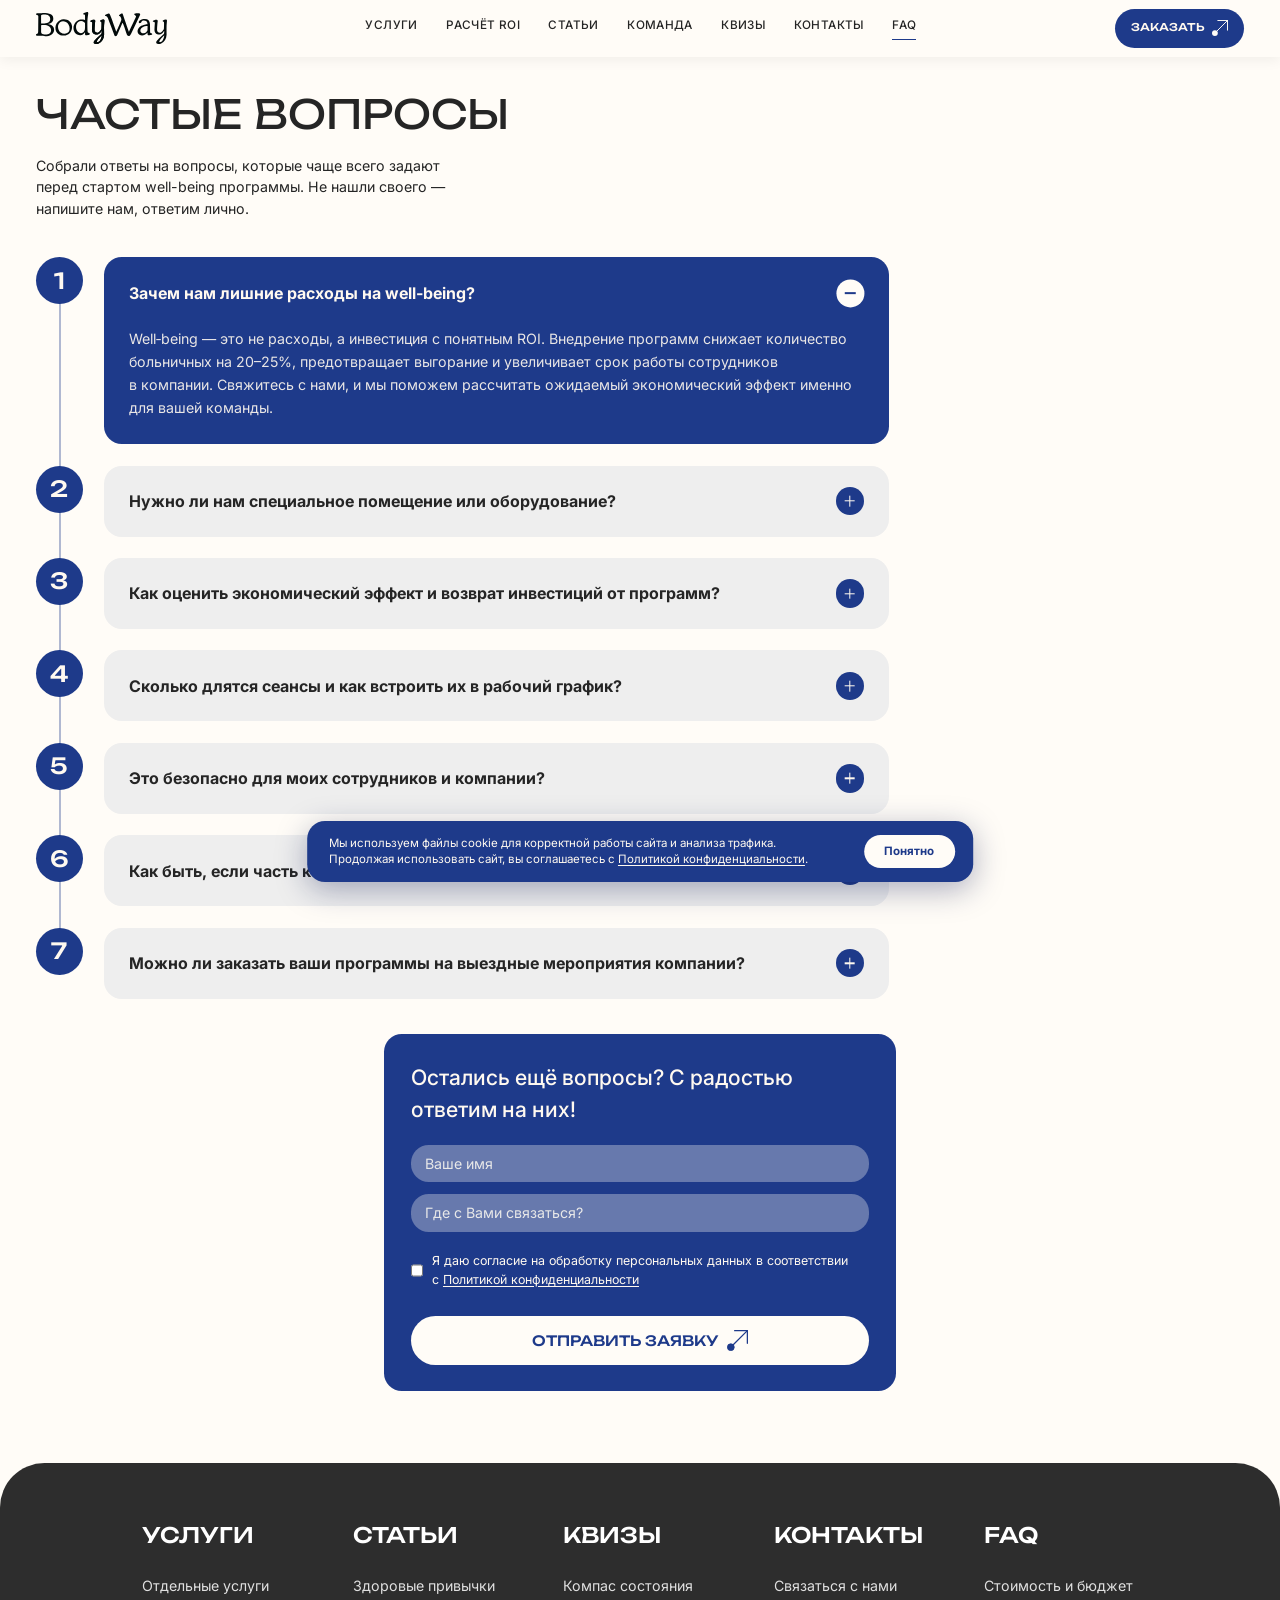
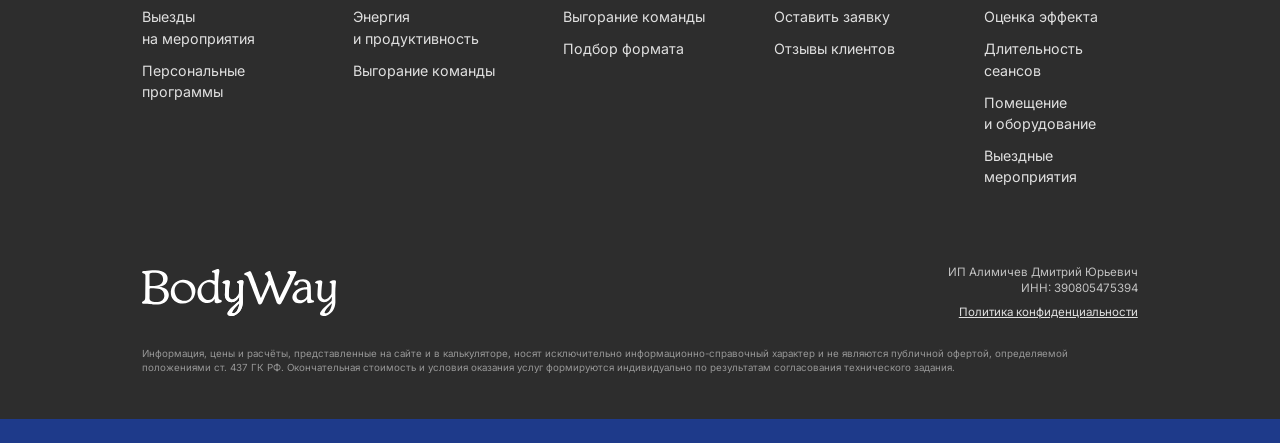
<file: faq.html>
<!DOCTYPE html>
<html lang="ru">
<head>
<meta charset="UTF-8">
<meta name="viewport" content="width=device-width, initial-scale=1.0">
<link rel="icon" type="image/x-icon" href="assets/icons/favicon.ico">
<link rel="icon" type="image/png" sizes="32x32" href="assets/icons/favicon/favicon-32.png">
<link rel="icon" type="image/png" sizes="16x16" href="assets/icons/favicon/favicon-16.png">
<link rel="apple-touch-icon" sizes="180x180" href="assets/icons/favicon/favicon-180.png">
<title>FAQ — BodyWay</title>
<link rel="preconnect" href="https://fonts.googleapis.com">
<link rel="preconnect" href="https://fonts.gstatic.com" crossorigin>
<link href="https://fonts.googleapis.com/css2?family=Inter:wght@400;500;600;700&family=Unbounded:wght@400;500&display=swap" rel="stylesheet">
<link rel="stylesheet" href="css/style.css?v=65">
<link rel="stylesheet" href="css/faq.css?v=6">
</head>
<body>

<header class="header">
  <div class="header__inner">
    <a href="index.html" class="header__logo">
      <img src="assets/icons/logo-black.svg" alt="BodyWay" class="header__logo-img">
    </a>

    <nav class="nav">
      <ul class="nav__list">
        <li class="nav__item nav__item--dropdown">
          <a href="uslugi.html" class="nav__link">Услуги</a>
          <ul class="dropdown">
            <li class="dropdown__item"><a href="uslugi.html#otdelnye" class="dropdown__link">Отдельные услуги</a></li>
            <li class="dropdown__item"><a href="uslugi.html#meropriyatiya" class="dropdown__link">Well-being сопровождение мероприятий</a></li>
            <li class="dropdown__item"><a href="uslugi.html#personalnye" class="dropdown__link">Персональные программы под&nbsp;ключ</a></li>
          </ul>
        </li>
        <li class="nav__item"><a href="calculator.html" class="nav__link">Расчёт ROI</a></li>
        <li class="nav__item"><a href="stati.html" class="nav__link">Статьи</a></li>
        <li class="nav__item"><a href="komanda.html" class="nav__link">Команда</a></li>
        <li class="nav__item"><a href="kvizy.html" class="nav__link">Квизы</a></li>
        <li class="nav__item"><a href="kontakty.html" class="nav__link">Контакты</a></li>
        <li class="nav__item nav__item--current"><a href="faq.html" class="nav__link">FAQ</a></li>
      </ul>
    </nav>

    <div class="header__right">
      <a href="kontakty.html" class="btn btn--navy">
        <span>Заказать</span>
        <img src="assets/icons/arrow-light.svg" alt="" class="btn__arrow">
      </a>
      <button type="button" class="header__burger" id="headerBurger" aria-label="Открыть меню" aria-expanded="false">
        <span></span>
        <span></span>
        <span></span>
      </button>
    </div>
  </div>

  <nav class="mobile-nav" id="mobileNav">
    <ul class="mobile-nav__list">
      <li class="mobile-nav__group">
        <a href="uslugi.html" class="mobile-nav__link">Услуги</a>
        <ul class="mobile-nav__sublist">
          <li><a href="uslugi.html#otdelnye" class="mobile-nav__sublink">Отдельные услуги</a></li>
          <li><a href="uslugi.html#meropriyatiya" class="mobile-nav__sublink">Well-being сопровождение мероприятий</a></li>
          <li><a href="uslugi.html#personalnye" class="mobile-nav__sublink">Персональные программы под&nbsp;ключ</a></li>
        </ul>
      </li>
      <li><a href="calculator.html" class="mobile-nav__link">Расчёт ROI</a></li>
      <li><a href="stati.html" class="mobile-nav__link">Статьи</a></li>
      <li><a href="komanda.html" class="mobile-nav__link">Команда</a></li>
      <li><a href="kvizy.html" class="mobile-nav__link">Квизы</a></li>
      <li><a href="kontakty.html" class="mobile-nav__link">Контакты</a></li>
      <li><a href="faq.html" class="mobile-nav__link mobile-nav__link--current">FAQ</a></li>
    </ul>
  </nav>
</header>

<main>

  <section class="section faq-intro">
    <div class="container">
      <h1 class="section__title">Частые вопросы</h1>
      <p class="faq-intro__desc">Собрали ответы на вопросы, которые чаще всего задают перед стартом well-being&nbsp;программы. Не&nbsp;нашли своего — напишите нам, ответим лично.</p>
    </div>
  </section>

  <section class="section faq-list-section">
    <div class="container">
      <ol class="faq-list reveal">

        <li class="faq-row reveal">
          <span class="faq-row__num">1</span>
          <div class="faq-item faq-item--open">
            <button type="button" class="faq-item__question" aria-expanded="true">
              <span class="faq-item__text">Зачем нам лишние расходы на&nbsp;well&#8209;being?</span>
              <span class="faq-item__icon"></span>
            </button>
            <div class="faq-item__answer">
              <div class="faq-item__answer-inner">
                <p>Well&#8209;being&nbsp;— это&nbsp;не&nbsp;расходы, а&nbsp;инвестиция с&nbsp;понятным ROI. Внедрение программ снижает количество больничных на&nbsp;20&#8288;–&#8288;25%, предотвращает выгорание и&nbsp;увеличивает срок работы сотрудников в&nbsp;компании. Свяжитесь с&nbsp;нами, и&nbsp;мы поможем рассчитать ожидаемый экономический эффект именно для&nbsp;вашей команды.</p>
              </div>
            </div>
          </div>
        </li>

        <li class="faq-row reveal">
          <span class="faq-row__num">2</span>
          <div class="faq-item">
            <button type="button" class="faq-item__question" aria-expanded="false">
              <span class="faq-item__text">Нужно ли&nbsp;нам специальное помещение или&nbsp;оборудование?</span>
              <span class="faq-item__icon"></span>
            </button>
            <div class="faq-item__answer">
              <div class="faq-item__answer-inner">
                <p>Мы работаем под&nbsp;ключ и&nbsp;привозим всё&nbsp;с&nbsp;собой: кушетки, стулья, нейроинтерфейсы, натуральные масла и&nbsp;расходные материалы. От&nbsp;вас требуется только переговорная (или&nbsp;зона отдыха) с&nbsp;хорошей вентиляцией. А&nbsp;тонизирующий массаж может проводиться прямо за&nbsp;рабочим столом!</p>
              </div>
            </div>
          </div>
        </li>

        <li class="faq-row reveal">
          <span class="faq-row__num">3</span>
          <div class="faq-item">
            <button type="button" class="faq-item__question" aria-expanded="false">
              <span class="faq-item__text">Как&nbsp;оценить экономический эффект и&nbsp;возврат инвестиций от&nbsp;программ?</span>
              <span class="faq-item__icon"></span>
            </button>
            <div class="faq-item__answer">
              <div class="faq-item__answer-inner">
                <p>До&nbsp;старта&nbsp;— в&nbsp;нашем онлайн&#8209;калькуляторе (расчёт экономии на&nbsp;больничных, текучести и&nbsp;продуктивности). После запуска&nbsp;— по&nbsp;объективным данным: нейроинтерфейсы фиксируют динамику стресса и&nbsp;концентрации, а&nbsp;HR&#8209;департамент получает регулярный отчёт BodyWay Index для&nbsp;оценки эффективности.</p>
              </div>
            </div>
          </div>
        </li>

        <li class="faq-row reveal">
          <span class="faq-row__num">4</span>
          <div class="faq-item">
            <button type="button" class="faq-item__question" aria-expanded="false">
              <span class="faq-item__text">Сколько длятся сеансы и&nbsp;как&nbsp;встроить их в&nbsp;рабочий график?</span>
              <span class="faq-item__icon"></span>
            </button>
            <div class="faq-item__answer">
              <div class="faq-item__answer-inner">
                <p>Тонизирующий массаж занимает 25&#8288;–&#8288;30&nbsp;минут, нейроароматерапия и&nbsp;сессии с&nbsp;нейроинтерфейсом&nbsp;— 30&#8288;–&#8288;60&nbsp;минут, йога и&nbsp;другие программы&nbsp;— от&nbsp;60&nbsp;минут. График подстраивается под&nbsp;ритм компании: сотрудники записываются по&nbsp;слотам в&nbsp;течение дня либо практики проводятся до/после работы.</p>
              </div>
            </div>
          </div>
        </li>

        <li class="faq-row reveal">
          <span class="faq-row__num">5</span>
          <div class="faq-item">
            <button type="button" class="faq-item__question" aria-expanded="false">
              <span class="faq-item__text">Это&nbsp;безопасно для&nbsp;моих сотрудников и&nbsp;компании?</span>
              <span class="faq-item__icon"></span>
            </button>
            <div class="faq-item__answer">
              <div class="faq-item__answer-inner">
                <p>Да. Все наши сотрудники&nbsp;— профессионалы своего дела, для&nbsp;которых безопасность клиента&nbsp;— приоритет. Каждый участник заполняет анкету безопасности для&nbsp;учёта противопоказаний. Мы используем только 100% натуральные эфирные масла в&nbsp;дозировках, рекомендованных IFRA. Данные нейроинтерфейсов строго конфиденциальны: индивидуальные показатели видит только сам сотрудник, а&nbsp;компания получает обезличенные агрегированные отчёты по&nbsp;командам.</p>
              </div>
            </div>
          </div>
        </li>

        <li class="faq-row reveal">
          <span class="faq-row__num">6</span>
          <div class="faq-item">
            <button type="button" class="faq-item__question" aria-expanded="false">
              <span class="faq-item__text">Как&nbsp;быть, если часть команды на&nbsp;гибриде?</span>
              <span class="faq-item__icon"></span>
            </button>
            <div class="faq-item__answer">
              <div class="faq-item__answer-inner">
                <p>Для&nbsp;удалённых сотрудников наши специалисты проводят онлайн&#8209;лекции, но&nbsp;главный упор мы делаем на&nbsp;живом взаимодействии&nbsp;— в&nbsp;эпоху цифровой перегрузки именно оно даёт максимальную отдачу. Мы встраиваем программы в&nbsp;ваши «офисные дни» и&nbsp;делаем их по&#8209;настоящему продуктивными для&nbsp;команды.</p>
              </div>
            </div>
          </div>
        </li>

        <li class="faq-row reveal">
          <span class="faq-row__num">7</span>
          <div class="faq-item">
            <button type="button" class="faq-item__question" aria-expanded="false">
              <span class="faq-item__text">Можно ли&nbsp;заказать ваши программы на&nbsp;выездные мероприятия компании?</span>
              <span class="faq-item__icon"></span>
            </button>
            <div class="faq-item__answer">
              <div class="faq-item__answer-inner">
                <p>Да, мы разворачиваем мобильные well&#8209;being зоны под&nbsp;ключ на&nbsp;событиях любого формата и&nbsp;масштаба: выставки, конференции, стратегические сессии, корпоративы, тимбилдинги, спортивные мероприятия.</p>
                <p>Мы привозим всё&nbsp;оборудование, гарантируем полную конфиденциальность на&nbsp;закрытых встречах и&nbsp;адаптируем программу под&nbsp;сценарий вашего события.</p>
              </div>
            </div>
          </div>
        </li>

      </ol>

      <form class="faq-contact" id="faqContactForm" action="send-form.php" method="post" data-ajax-form>
        <h3 class="faq-contact__title">Остались ещё вопросы? С&nbsp;радостью ответим на&nbsp;них!</h3>
        <input type="hidden" name="form_source" value="FAQ">
        <input type="text" name="website" class="form-card__hp" tabindex="-1" autocomplete="off">
        <label class="form-card__field">
          <input type="text" name="name" placeholder="Ваше имя" class="form-card__input">
        </label>
        <label class="form-card__field">
          <select name="contact" class="form-card__input form-card__select">
            <option value="" disabled selected hidden>Где с&nbsp;Вами связаться?</option>
            <option value="phone">По телефону</option>
            <option value="email">По электронной почте</option>
            <option value="telegram">Telegram</option>
            <option value="max">Max</option>
          </select>
        </label>
        <label class="form-card__field">
          <input type="tel" name="phone" placeholder="Ваш номер телефона" class="form-card__input">
        </label>
        <label class="form-card__checkbox">
          <input type="checkbox" name="consent" required>
          <span>Я даю согласие на&nbsp;обработку персональных данных в&nbsp;соответствии с&nbsp;<a href="policy.html" target="_blank" rel="noopener" class="consent-link">Политикой&nbsp;конфиденциальности</a></span>
        </label>
        <button type="submit" class="btn btn--cream btn--full">
          <span>Отправить заявку</span>
          <img src="assets/icons/arrow-dark.svg" alt="" class="btn__arrow">
        </button>
      </form>
    </div>
  </section>

</main>

<footer class="footer">
  <div class="container">
    <div class="footer__columns">
      <div class="footer__col">
        <h5 class="footer__heading">Услуги</h5>
        <a href="uslugi.html#otdelnye" class="footer__link">Отдельные услуги</a>
        <a href="uslugi.html#meropriyatiya" class="footer__link">Выезды на&nbsp;мероприятия</a>
        <a href="uslugi.html#personalnye" class="footer__link">Персональные программы</a>
      </div>
      <div class="footer__col">
        <h5 class="footer__heading">Статьи</h5>
        <a href="statya-privychki.html" class="footer__link">Здоровые привычки</a>
        <a href="statya-mitohondrii.html" class="footer__link">Энергия и&nbsp;продуктивность</a>
        <a href="stati.html" class="footer__link">Выгорание команды</a>
      </div>
      <div class="footer__col">
        <h5 class="footer__heading">Квизы</h5>
        <a href="kvizy.html" class="footer__link">Компас состояния</a>
        <a href="kvizy.html" class="footer__link">Выгорание команды</a>
        <a href="kvizy.html" class="footer__link">Подбор формата</a>
      </div>
      <div class="footer__col">
        <h5 class="footer__heading">Контакты</h5>
        <a href="kontakty.html" class="footer__link">Связаться с&nbsp;нами</a>
        <a href="kontakty.html#request-form" class="footer__link">Оставить заявку</a>
        <a href="kontakty.html#reviews" class="footer__link">Отзывы клиентов</a>
      </div>
      <div class="footer__col">
        <h5 class="footer__heading">FAQ</h5>
        <a href="faq.html" class="footer__link">Стоимость и&nbsp;бюджет</a>
        <a href="faq.html" class="footer__link">Оценка эффекта</a>
        <a href="faq.html" class="footer__link">Длительность сеансов</a>
        <a href="faq.html" class="footer__link">Помещение и&nbsp;оборудование</a>
        <a href="faq.html" class="footer__link">Выездные мероприятия</a>
      </div>
    </div>

    <div class="footer__bottom">
      <img src="assets/icons/logo-white.svg" alt="BodyWay" class="footer__logo">
      <div class="footer__legal">
        <p class="footer__legal-text">ИП Алимичев Дмитрий Юрьевич<br>ИНН: 390805475394</p>
        <a href="policy.html" class="footer__legal-link">Политика конфиденциальности</a>
      </div>
    </div>
    <p class="footer__disclaimer">Информация, цены и&nbsp;расчёты, представленные на&nbsp;сайте и&nbsp;в&nbsp;калькуляторе, носят исключительно информационно-справочный характер и&nbsp;не&nbsp;являются публичной офертой, определяемой положениями ст.&nbsp;437 ГК&nbsp;РФ. Окончательная стоимость и&nbsp;условия оказания услуг формируются индивидуально по&nbsp;результатам согласования технического задания.</p>
  </div>
  <div class="footer__stripe"></div>
</footer>

<script src="js/main.js?v=26"></script>
<script src="js/forms.js?v=7"></script>
<script src="js/faq.js?v=2"></script>
</body>
</html>
</file>
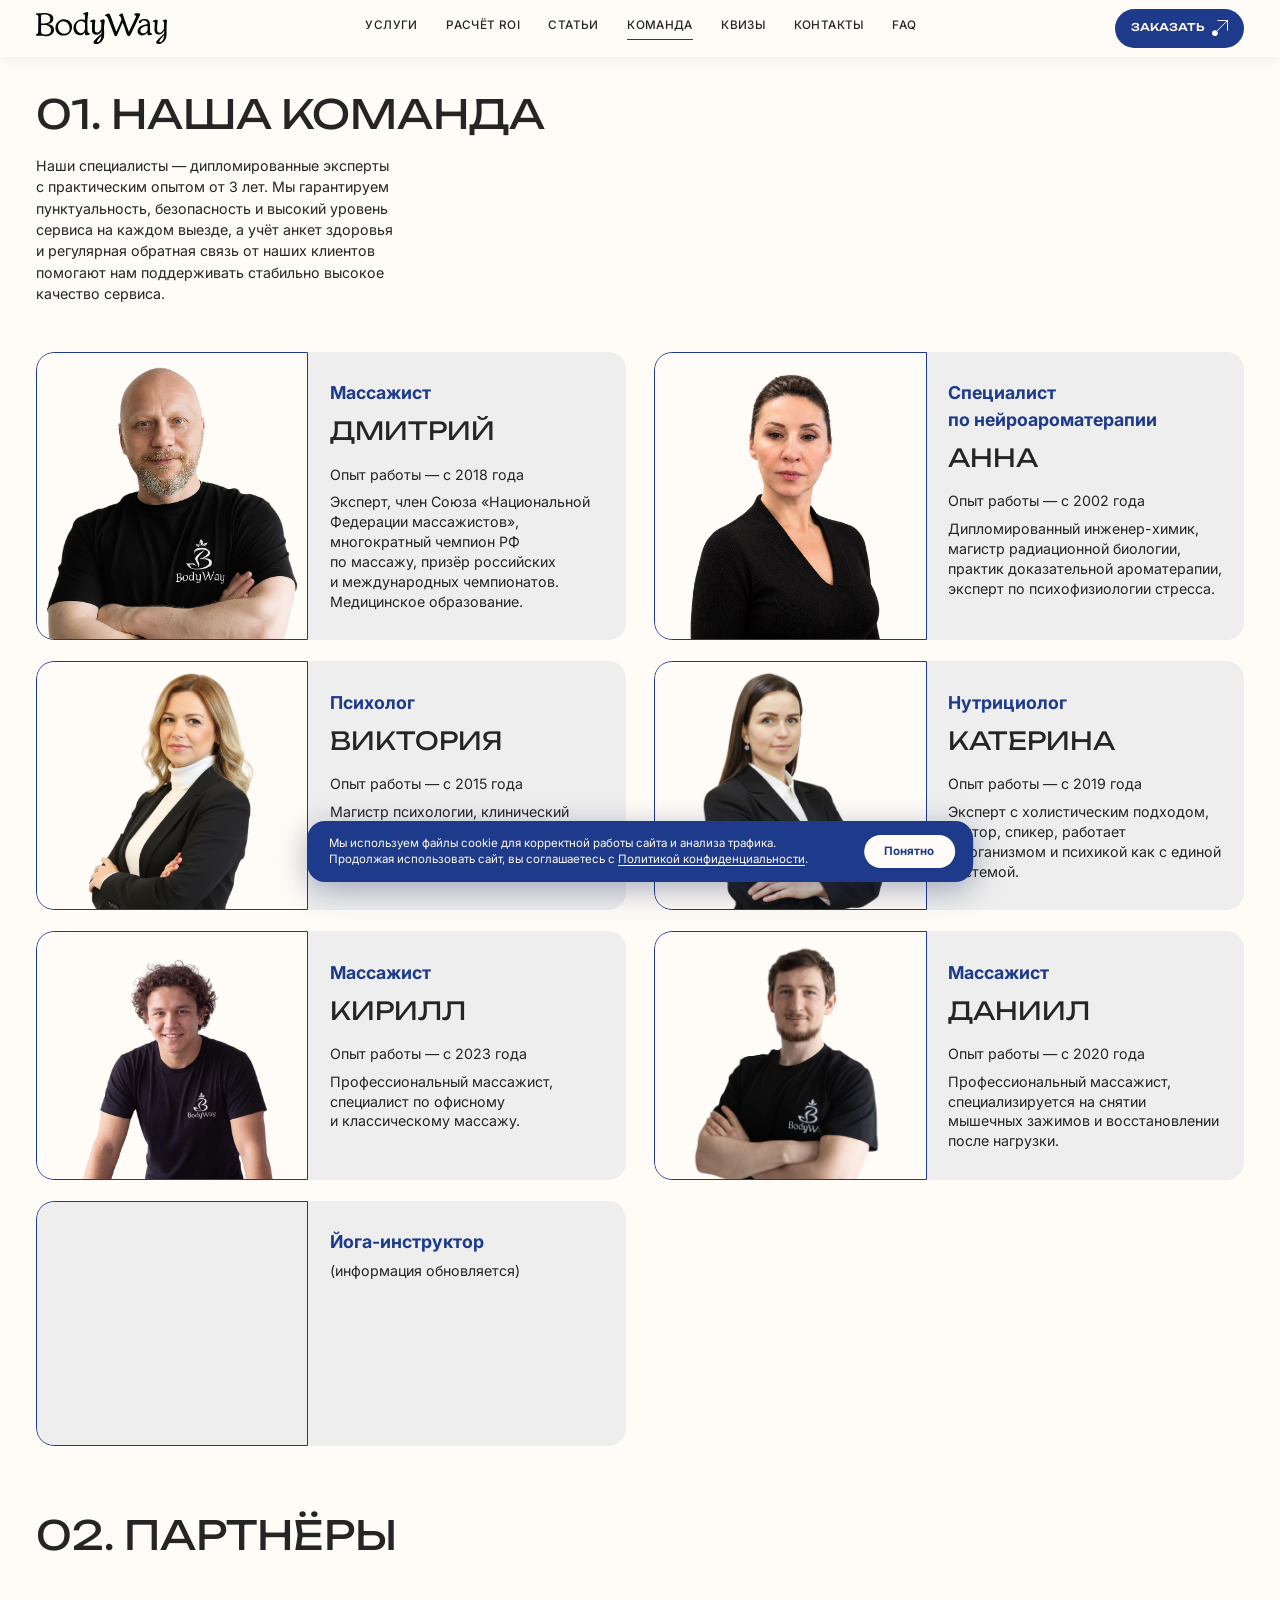
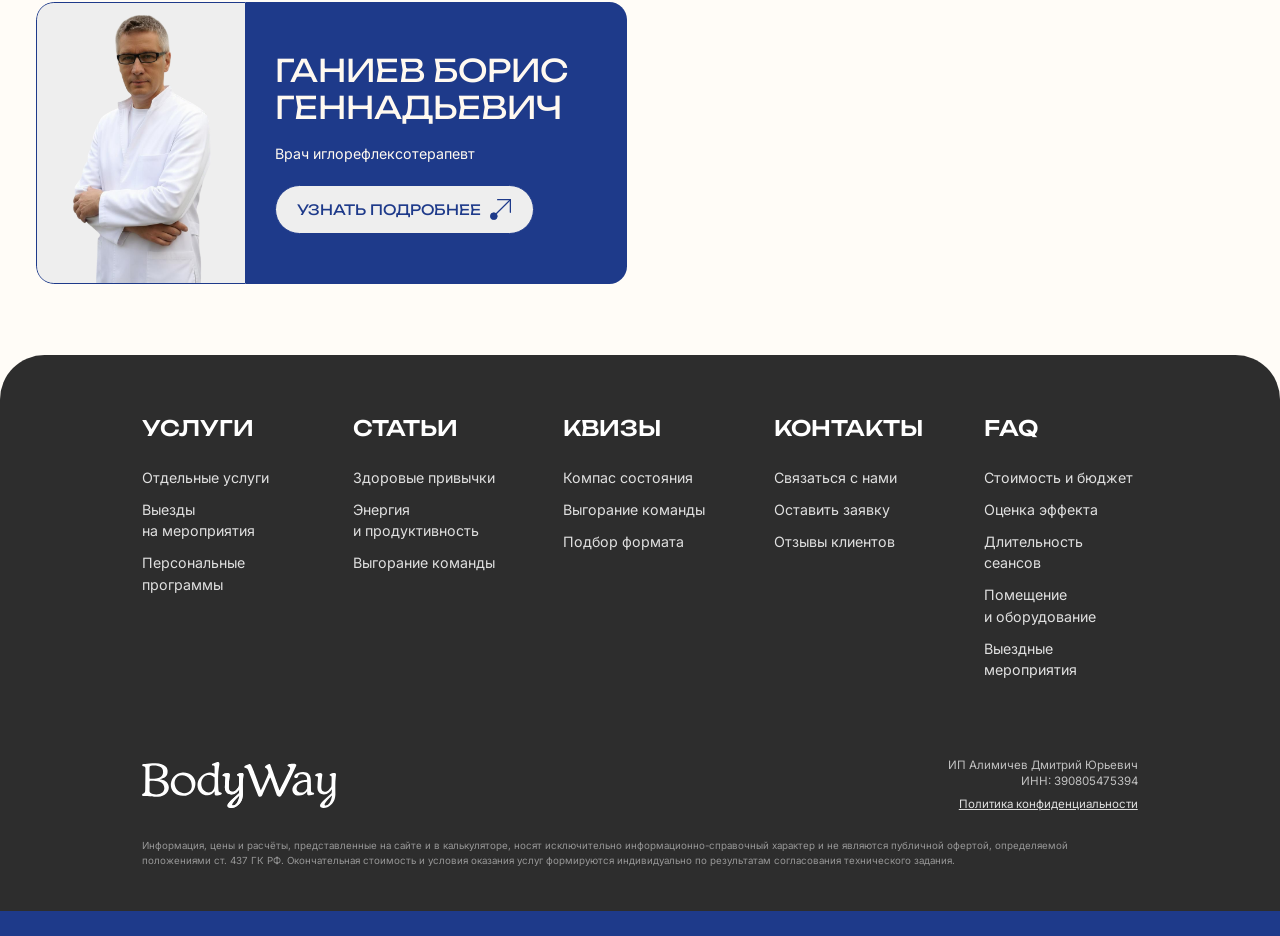
<file: komanda.html>
<!DOCTYPE html>
<html lang="ru">
<head>
<meta charset="UTF-8">
<meta name="viewport" content="width=device-width, initial-scale=1.0">
<link rel="icon" type="image/x-icon" href="assets/icons/favicon.ico">
<link rel="icon" type="image/png" sizes="32x32" href="assets/icons/favicon/favicon-32.png">
<link rel="icon" type="image/png" sizes="16x16" href="assets/icons/favicon/favicon-16.png">
<link rel="apple-touch-icon" sizes="180x180" href="assets/icons/favicon/favicon-180.png">
<title>Команда — BodyWay</title>
<link rel="preconnect" href="https://fonts.googleapis.com">
<link rel="preconnect" href="https://fonts.gstatic.com" crossorigin>
<link href="https://fonts.googleapis.com/css2?family=Inter:wght@400;500;600;700&family=Unbounded:wght@400;500&display=swap" rel="stylesheet">
<link rel="stylesheet" href="css/style.css?v=65">
<link rel="stylesheet" href="css/komanda.css?v=26">
</head>
<body>

<header class="header">
  <div class="header__inner">
    <a href="index.html" class="header__logo">
      <img src="assets/icons/logo-black.svg" alt="BodyWay" class="header__logo-img">
    </a>

    <nav class="nav">
      <ul class="nav__list">
        <li class="nav__item nav__item--dropdown">
          <a href="uslugi.html" class="nav__link">Услуги</a>
          <ul class="dropdown">
            <li class="dropdown__item"><a href="uslugi.html#otdelnye" class="dropdown__link">Отдельные услуги</a></li>
            <li class="dropdown__item"><a href="uslugi.html#meropriyatiya" class="dropdown__link">Well-being сопровождение мероприятий</a></li>
            <li class="dropdown__item"><a href="uslugi.html#personalnye" class="dropdown__link">Персональные программы под&nbsp;ключ</a></li>
          </ul>
        </li>
        <li class="nav__item"><a href="calculator.html" class="nav__link">Расчёт ROI</a></li>
        <li class="nav__item"><a href="stati.html" class="nav__link">Статьи</a></li>
        <li class="nav__item nav__item--current"><a href="komanda.html" class="nav__link">Команда</a></li>
        <li class="nav__item"><a href="kvizy.html" class="nav__link">Квизы</a></li>
        <li class="nav__item"><a href="kontakty.html" class="nav__link">Контакты</a></li>
        <li class="nav__item"><a href="faq.html" class="nav__link">FAQ</a></li>
      </ul>
    </nav>

    <div class="header__right">
      <a href="kontakty.html" class="btn btn--navy">
        <span>Заказать</span>
        <img src="assets/icons/arrow-light.svg" alt="" class="btn__arrow">
      </a>
      <button type="button" class="header__burger" id="headerBurger" aria-label="Открыть меню" aria-expanded="false">
        <span></span>
        <span></span>
        <span></span>
      </button>
    </div>
  </div>

  <nav class="mobile-nav" id="mobileNav">
    <ul class="mobile-nav__list">
      <li class="mobile-nav__group">
        <a href="uslugi.html" class="mobile-nav__link">Услуги</a>
        <ul class="mobile-nav__sublist">
          <li><a href="uslugi.html#otdelnye" class="mobile-nav__sublink">Отдельные услуги</a></li>
          <li><a href="uslugi.html#meropriyatiya" class="mobile-nav__sublink">Well-being сопровождение мероприятий</a></li>
          <li><a href="uslugi.html#personalnye" class="mobile-nav__sublink">Персональные программы под&nbsp;ключ</a></li>
        </ul>
      </li>
      <li><a href="calculator.html" class="mobile-nav__link">Расчёт ROI</a></li>
      <li><a href="stati.html" class="mobile-nav__link">Статьи</a></li>
      <li><a href="komanda.html" class="mobile-nav__link mobile-nav__link--current">Команда</a></li>
      <li><a href="kvizy.html" class="mobile-nav__link">Квизы</a></li>
      <li><a href="kontakty.html" class="mobile-nav__link">Контакты</a></li>
      <li><a href="faq.html" class="mobile-nav__link">FAQ</a></li>
    </ul>
  </nav>
</header>

<main>

  <section class="section team-intro">
    <div class="container">
      <h1 class="section__title">01. Наша команда</h1>
      <p class="team-intro__desc">Наши специалисты&nbsp;— дипломированные эксперты с&nbsp;практическим опытом от&nbsp;3&nbsp;лет. Мы гарантируем пунктуальность, безопасность и&nbsp;высокий уровень сервиса на&nbsp;каждом выезде, а&nbsp;учёт анкет здоровья и&nbsp;регулярная обратная связь от&nbsp;наших клиентов помогают нам поддерживать стабильно высокое качество сервиса.</p>
    </div>
  </section>

  <section class="section" style="padding-top: 2.222vw; padding-bottom: 3.5vw;">
    <div class="container">
      <div class="team-grid">

        <div class="team-card reveal">
          <div class="team-card__photo">
            <picture>
              <source srcset="assets/img/team-dmitry-desktop.png" media="(min-width: 901px)">
              <img src="assets/img/team-dmitry-m.png" alt="Дмитрий" class="team-card__photo-img">
            </picture>
          </div>
          <div class="team-card__info">
            <p class="team-card__role">Массажист</p>
            <h3 class="team-card__name">Дмитрий</h3>
            <p class="team-card__exp">Опыт работы&nbsp;— с&nbsp;2018&nbsp;года</p>
            <p class="team-card__note">Эксперт, член Союза «Национальной Федерации массажистов», многократный чемпион РФ по&nbsp;массажу, призёр российских и&nbsp;международных чемпионатов. Медицинское образование.</p>
          </div>
        </div>

        <div class="team-card reveal">
          <div class="team-card__photo">
            <picture>
              <source srcset="assets/img/team-anna.png" media="(min-width: 901px)">
              <img src="assets/img/team-anna-m.png" alt="Анна" class="team-card__photo-img team-card__photo-img--anna">
            </picture>
          </div>
          <div class="team-card__info">
            <p class="team-card__role">Специалист по&nbsp;нейроароматерапии</p>
            <h3 class="team-card__name">Анна</h3>
            <p class="team-card__exp">Опыт работы&nbsp;— с&nbsp;2002&nbsp;года</p>
            <p class="team-card__note">Дипломированный инженер-химик, магистр радиационной биологии, практик доказательной ароматерапии, эксперт по&nbsp;психофизиологии стресса.</p>
          </div>
        </div>

        <div class="team-card reveal">
          <div class="team-card__photo">
            <picture>
              <source srcset="assets/img/team-viktoria-1-desktop.png" media="(min-width: 901px)">
              <img src="assets/img/team-viktoria-1-m.png" alt="Виктория" class="team-card__photo-img">
            </picture>
          </div>
          <div class="team-card__info">
            <p class="team-card__role">Психолог</p>
            <h3 class="team-card__name">Виктория</h3>
            <p class="team-card__exp">Опыт работы&nbsp;— с&nbsp;2015&nbsp;года</p>
            <p class="team-card__note">Магистр психологии, клинический психолог, коуч, специалист БОС-терапии.</p>
          </div>
        </div>

        <div class="team-card reveal">
          <div class="team-card__photo">
            <picture>
              <source srcset="assets/img/team-katerina-desktop.png" media="(min-width: 901px)">
              <img src="assets/img/team-katerina-m.png" alt="Катерина" class="team-card__photo-img">
            </picture>
          </div>
          <div class="team-card__info">
            <p class="team-card__role">Нутрициолог</p>
            <h3 class="team-card__name">Катерина</h3>
            <p class="team-card__exp">Опыт работы&nbsp;— с&nbsp;2019&nbsp;года</p>
            <p class="team-card__note">Эксперт с&nbsp;холистическим подходом, лектор, спикер, работает с&nbsp;организмом и&nbsp;психикой как с&nbsp;единой системой.</p>
          </div>
        </div>

        <div class="team-card reveal">
          <div class="team-card__photo">
            <picture>
              <source srcset="assets/img/team-kirill.png" media="(min-width: 901px)">
              <img src="assets/img/team-kirill-m.png" alt="Кирилл" class="team-card__photo-img team-card__photo-img--kirill">
            </picture>
          </div>
          <div class="team-card__info">
            <p class="team-card__role">Массажист</p>
            <h3 class="team-card__name">Кирилл</h3>
            <p class="team-card__exp">Опыт работы&nbsp;— с&nbsp;2023&nbsp;года</p>
            <p class="team-card__note">Профессиональный массажист, специалист по&nbsp;офисному и&nbsp;классическому массажу.</p>
          </div>
        </div>

        <div class="team-card reveal">
          <div class="team-card__photo">
            <picture>
              <source srcset="assets/img/team-daniil-desktop.png" media="(min-width: 901px)">
              <img src="assets/img/team-daniil-m.png" alt="Даниил" class="team-card__photo-img">
            </picture>
          </div>
          <div class="team-card__info">
            <p class="team-card__role">Массажист</p>
            <h3 class="team-card__name">Даниил</h3>
            <p class="team-card__exp">Опыт работы&nbsp;— с&nbsp;2020&nbsp;года</p>
            <p class="team-card__note">Профессиональный массажист, специализируется на&nbsp;снятии мышечных зажимов и&nbsp;восстановлении после нагрузки.</p>
          </div>
        </div>

        <div class="team-card team-card--pending reveal">
          <div class="team-card__photo team-card__photo--empty" aria-hidden="true"></div>
          <div class="team-card__info">
            <p class="team-card__role">Йога-инструктор</p>
            <p class="team-card__note">(информация обновляется)</p>
          </div>
        </div>

      </div>
    </div>
  </section>

  <section class="section partners-section">
    <div class="container">
      <h2 class="section__title">02. Партнёры</h2>
      <div class="partner-card reveal">
        <div class="partner-card__photo"><img src="assets/img/partner-ganiev.png" alt="Ганиев Борис Геннадьевич" class="partner-card__photo-img"></div>
        <div class="partner-card__info">
          <h3 class="partner-card__name">Ганиев Борис Геннадьевич</h3>
          <p class="partner-card__role">Врач иглорефлексотерапевт</p>
          <a href="kontakty.html" class="partner-card__btn">
            <span>Узнать подробнее</span>
            <img src="assets/icons/arrow-dark.svg" alt="" class="btn__arrow">
          </a>
        </div>
      </div>
    </div>
  </section>

</main>

<footer class="footer">
  <div class="container">
    <div class="footer__columns">
      <div class="footer__col">
        <h5 class="footer__heading">Услуги</h5>
        <a href="uslugi.html#otdelnye" class="footer__link">Отдельные услуги</a>
        <a href="uslugi.html#meropriyatiya" class="footer__link">Выезды на&nbsp;мероприятия</a>
        <a href="uslugi.html#personalnye" class="footer__link">Персональные программы</a>
      </div>
      <div class="footer__col">
        <h5 class="footer__heading">Статьи</h5>
        <a href="statya-privychki.html" class="footer__link">Здоровые привычки</a>
        <a href="statya-mitohondrii.html" class="footer__link">Энергия и&nbsp;продуктивность</a>
        <a href="stati.html" class="footer__link">Выгорание команды</a>
      </div>
      <div class="footer__col">
        <h5 class="footer__heading">Квизы</h5>
        <a href="kvizy.html" class="footer__link">Компас состояния</a>
        <a href="kvizy.html" class="footer__link">Выгорание команды</a>
        <a href="kvizy.html" class="footer__link">Подбор формата</a>
      </div>
      <div class="footer__col">
        <h5 class="footer__heading">Контакты</h5>
        <a href="kontakty.html" class="footer__link">Связаться с&nbsp;нами</a>
        <a href="kontakty.html#request-form" class="footer__link">Оставить заявку</a>
        <a href="kontakty.html#reviews" class="footer__link">Отзывы клиентов</a>
      </div>
      <div class="footer__col">
        <h5 class="footer__heading">FAQ</h5>
        <a href="faq.html" class="footer__link">Стоимость и&nbsp;бюджет</a>
        <a href="faq.html" class="footer__link">Оценка эффекта</a>
        <a href="faq.html" class="footer__link">Длительность сеансов</a>
        <a href="faq.html" class="footer__link">Помещение и&nbsp;оборудование</a>
        <a href="faq.html" class="footer__link">Выездные мероприятия</a>
      </div>
    </div>

    <div class="footer__bottom">
      <img src="assets/icons/logo-white.svg" alt="BodyWay" class="footer__logo">
      <div class="footer__legal">
        <p class="footer__legal-text">ИП Алимичев Дмитрий Юрьевич<br>ИНН: 390805475394</p>
        <a href="policy.html" class="footer__legal-link">Политика конфиденциальности</a>
      </div>
    </div>
    <p class="footer__disclaimer">Информация, цены и&nbsp;расчёты, представленные на&nbsp;сайте и&nbsp;в&nbsp;калькуляторе, носят исключительно информационно-справочный характер и&nbsp;не&nbsp;являются публичной офертой, определяемой положениями ст.&nbsp;437 ГК&nbsp;РФ. Окончательная стоимость и&nbsp;условия оказания услуг формируются индивидуально по&nbsp;результатам согласования технического задания.</p>
  </div>
  <div class="footer__stripe"></div>
</footer>

<script src="js/main.js?v=26"></script>
</body>
</html>
</file>
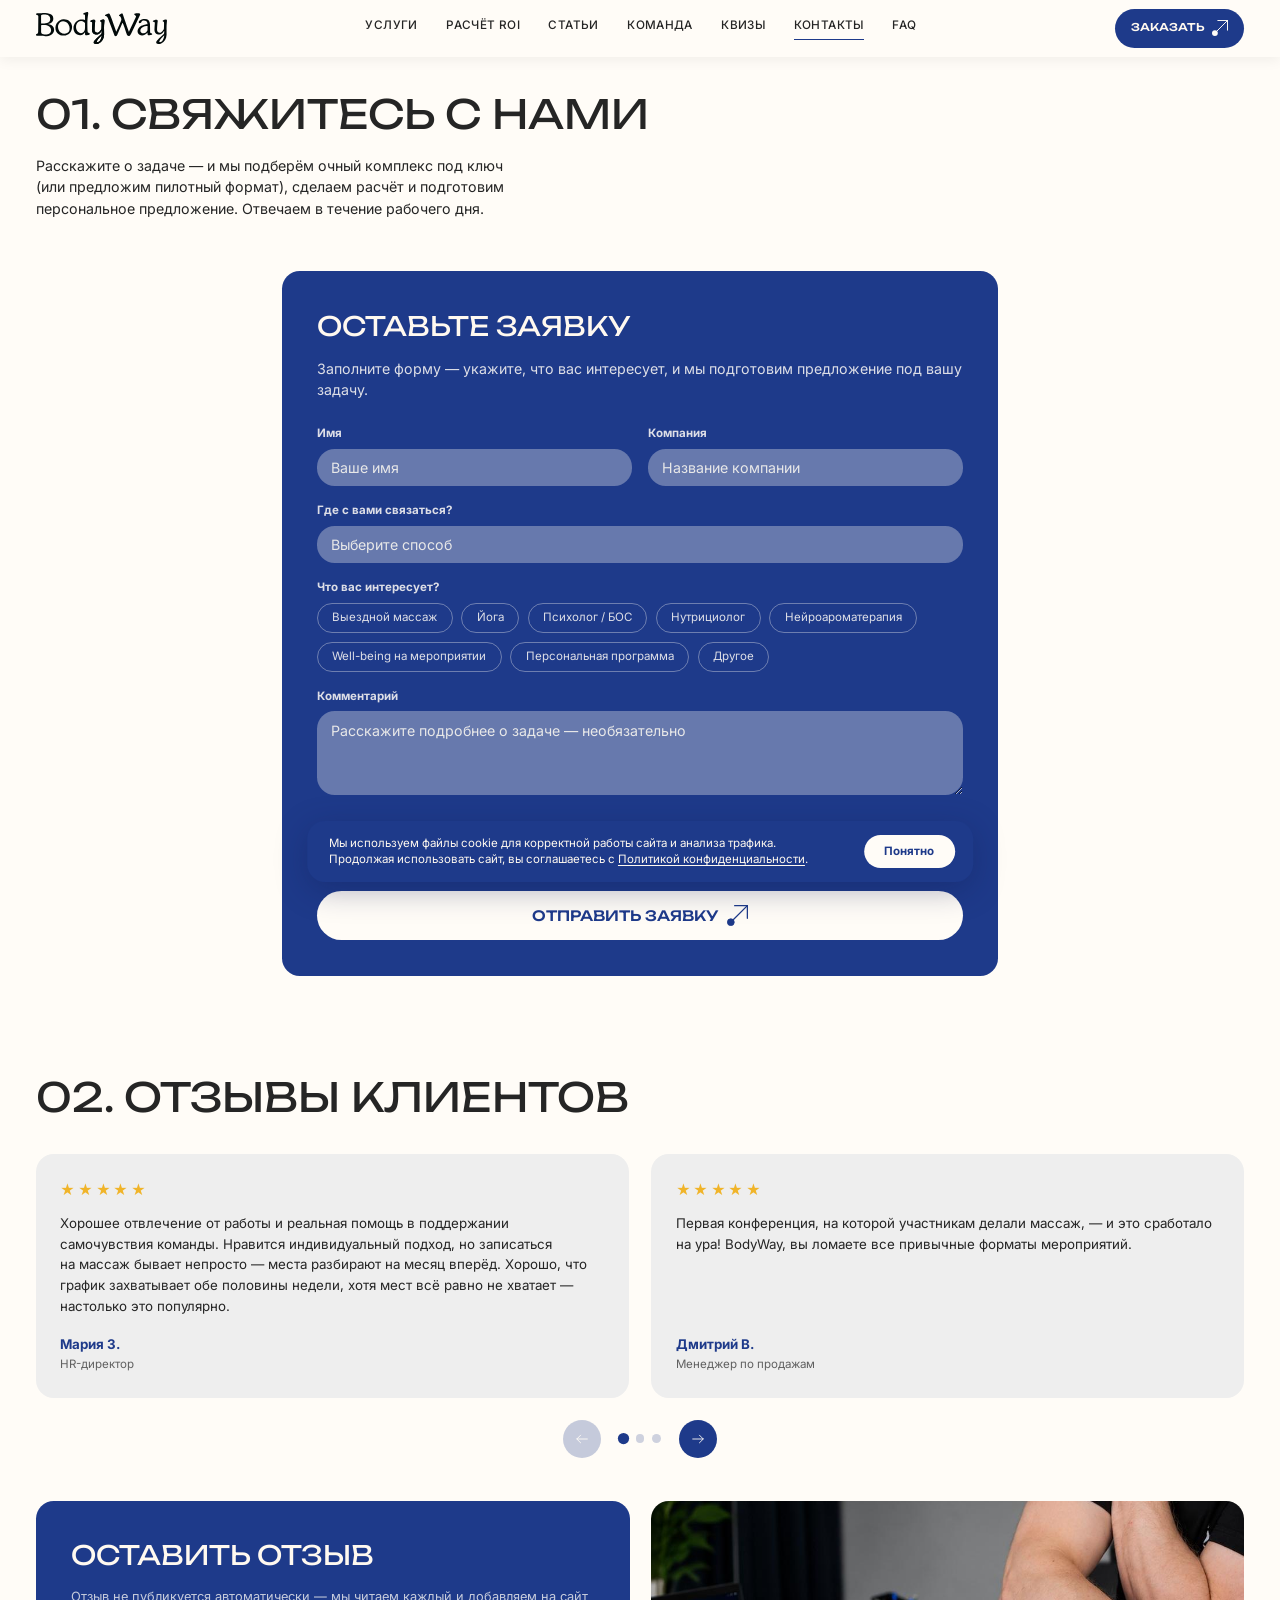
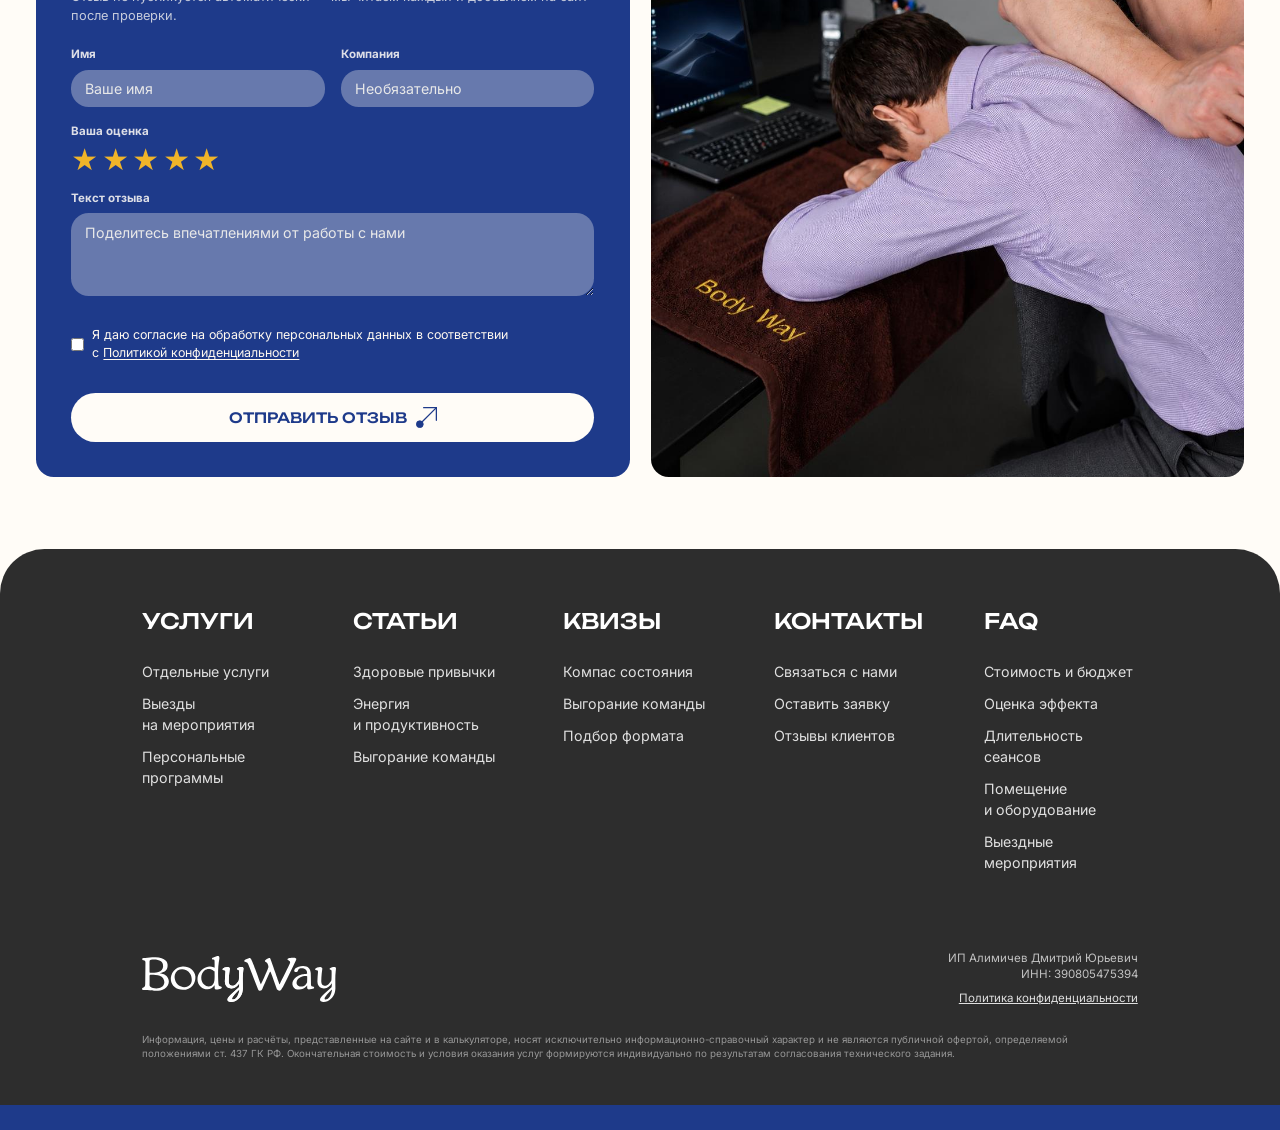
<file: kontakty.html>
<!DOCTYPE html>
<html lang="ru">
<head>
<meta charset="UTF-8">
<meta name="viewport" content="width=device-width, initial-scale=1.0">
<link rel="icon" type="image/x-icon" href="assets/icons/favicon.ico">
<link rel="icon" type="image/png" sizes="32x32" href="assets/icons/favicon/favicon-32.png">
<link rel="icon" type="image/png" sizes="16x16" href="assets/icons/favicon/favicon-16.png">
<link rel="apple-touch-icon" sizes="180x180" href="assets/icons/favicon/favicon-180.png">
<title>Контакты — BodyWay</title>
<link rel="preconnect" href="https://fonts.googleapis.com">
<link rel="preconnect" href="https://fonts.gstatic.com" crossorigin>
<link href="https://fonts.googleapis.com/css2?family=Inter:wght@400;500;600;700&family=Unbounded:wght@400;500&display=swap" rel="stylesheet">
<link rel="stylesheet" href="css/style.css?v=65">
<link rel="stylesheet" href="css/kontakty.css?v=14">
</head>
<body>

<header class="header">
  <div class="header__inner">
    <a href="index.html" class="header__logo">
      <img src="assets/icons/logo-black.svg" alt="BodyWay" class="header__logo-img">
    </a>

    <nav class="nav">
      <ul class="nav__list">
        <li class="nav__item nav__item--dropdown">
          <a href="uslugi.html" class="nav__link">Услуги</a>
          <ul class="dropdown">
            <li class="dropdown__item"><a href="uslugi.html#otdelnye" class="dropdown__link">Отдельные услуги</a></li>
            <li class="dropdown__item"><a href="uslugi.html#meropriyatiya" class="dropdown__link">Well-being сопровождение мероприятий</a></li>
            <li class="dropdown__item"><a href="uslugi.html#personalnye" class="dropdown__link">Персональные программы под&nbsp;ключ</a></li>
          </ul>
        </li>
        <li class="nav__item"><a href="calculator.html" class="nav__link">Расчёт ROI</a></li>
        <li class="nav__item"><a href="stati.html" class="nav__link">Статьи</a></li>
        <li class="nav__item"><a href="komanda.html" class="nav__link">Команда</a></li>
        <li class="nav__item"><a href="kvizy.html" class="nav__link">Квизы</a></li>
        <li class="nav__item nav__item--current"><a href="kontakty.html" class="nav__link">Контакты</a></li>
        <li class="nav__item"><a href="faq.html" class="nav__link">FAQ</a></li>
      </ul>
    </nav>

    <div class="header__right">
      <a href="kontakty.html" class="btn btn--navy">
        <span>Заказать</span>
        <img src="assets/icons/arrow-light.svg" alt="" class="btn__arrow">
      </a>
      <button type="button" class="header__burger" id="headerBurger" aria-label="Открыть меню" aria-expanded="false">
        <span></span>
        <span></span>
        <span></span>
      </button>
    </div>
  </div>

  <nav class="mobile-nav" id="mobileNav">
    <ul class="mobile-nav__list">
      <li class="mobile-nav__group">
        <a href="uslugi.html" class="mobile-nav__link">Услуги</a>
        <ul class="mobile-nav__sublist">
          <li><a href="uslugi.html#otdelnye" class="mobile-nav__sublink">Отдельные услуги</a></li>
          <li><a href="uslugi.html#meropriyatiya" class="mobile-nav__sublink">Well-being сопровождение мероприятий</a></li>
          <li><a href="uslugi.html#personalnye" class="mobile-nav__sublink">Персональные программы под&nbsp;ключ</a></li>
        </ul>
      </li>
      <li><a href="calculator.html" class="mobile-nav__link">Расчёт ROI</a></li>
      <li><a href="stati.html" class="mobile-nav__link">Статьи</a></li>
      <li><a href="komanda.html" class="mobile-nav__link">Команда</a></li>
      <li><a href="kvizy.html" class="mobile-nav__link">Квизы</a></li>
      <li><a href="kontakty.html" class="mobile-nav__link mobile-nav__link--current">Контакты</a></li>
      <li><a href="faq.html" class="mobile-nav__link">FAQ</a></li>
    </ul>
  </nav>
</header>

<main>

  <section class="section kontakty-intro">
    <div class="container">
      <h1 class="section__title">01. Свяжитесь с&nbsp;нами</h1>
      <p class="kontakty-intro__desc">Расскажите о&nbsp;задаче&nbsp;— и&nbsp;мы подберём очный комплекс под&nbsp;ключ (или предложим пилотный формат), сделаем расчёт и&nbsp;подготовим персональное предложение. Отвечаем в&nbsp;течение рабочего дня.</p>
    </div>
  </section>

  <section class="section kontakty-form-section" id="request-form">
    <div class="container">
      <div class="request-box">
        <h2 class="request-box__title">Оставьте заявку</h2>
        <p class="request-box__desc">Заполните форму — укажите, что вас интересует, и&nbsp;мы подготовим предложение под&nbsp;вашу задачу.</p>

        <form class="request-form" action="send-form.php" method="post" data-ajax-form data-success-message="Спасибо! Заявка отправлена, мы свяжемся с вами в течение рабочего дня.">
          <input type="hidden" name="form_source" value="Контакты — Заявка">
          <input type="text" name="website" class="form-card__hp" tabindex="-1" autocomplete="off">

          <div class="request-form__row">
            <label class="form-card__field">
              <span class="request-form__label">Имя</span>
              <input type="text" name="name" placeholder="Ваше имя" class="form-card__input" required>
            </label>
            <label class="form-card__field">
              <span class="request-form__label">Компания</span>
              <input type="text" name="company" placeholder="Название компании" class="form-card__input">
            </label>
          </div>

          <label class="form-card__field">
            <span class="request-form__label">Где с&nbsp;вами связаться?</span>
            <select name="contact" class="form-card__input form-card__select">
              <option value="" disabled selected hidden>Выберите способ</option>
              <option value="phone">По телефону</option>
              <option value="email">По электронной почте</option>
              <option value="telegram">Telegram</option>
              <option value="max">Max</option>
            </select>
          </label>

          <label class="form-card__field">
            <span class="request-form__label">Телефон</span>
            <input type="tel" name="phone" placeholder="Ваш номер телефона" class="form-card__input">
          </label>

          <div class="request-form__field-block">
            <span class="request-form__label">Что вас интересует?</span>
            <div class="interest-chips">
              <label class="interest-chip"><input type="checkbox" name="interests[]" value="Выездной массаж"><span>Выездной массаж</span></label>
              <label class="interest-chip"><input type="checkbox" name="interests[]" value="Йога"><span>Йога</span></label>
              <label class="interest-chip"><input type="checkbox" name="interests[]" value="Психолог / БОС"><span>Психолог / БОС</span></label>
              <label class="interest-chip"><input type="checkbox" name="interests[]" value="Нутрициолог"><span>Нутрициолог</span></label>
              <label class="interest-chip"><input type="checkbox" name="interests[]" value="Нейроароматерапия"><span>Нейроароматерапия</span></label>
              <label class="interest-chip"><input type="checkbox" name="interests[]" value="Мероприятие"><span>Well-being на&nbsp;мероприятии</span></label>
              <label class="interest-chip"><input type="checkbox" name="interests[]" value="Персональная программа"><span>Персональная программа</span></label>
              <label class="interest-chip"><input type="checkbox" name="interests[]" value="Другое"><span>Другое</span></label>
            </div>
          </div>

          <label class="form-card__field">
            <span class="request-form__label">Комментарий</span>
            <textarea name="message" placeholder="Расскажите подробнее о задаче — необязательно" class="form-card__input request-form__textarea"></textarea>
          </label>

          <label class="form-card__checkbox">
            <input type="checkbox" name="consent" required>
            <span>Я даю согласие на&nbsp;обработку персональных данных в&nbsp;соответствии с&nbsp;<a href="policy.html" target="_blank" rel="noopener" class="consent-link">Политикой&nbsp;конфиденциальности</a></span>
          </label>

          <button type="submit" class="btn btn--cream btn--full">
            <span>Отправить заявку</span>
            <img src="assets/icons/arrow-dark.svg" alt="" class="btn__arrow">
          </button>
        </form>
      </div>
    </div>
  </section>

  <section class="section kontakty-reviews" id="reviews">
    <div class="container">
      <h2 class="section__title">02. Отзывы клиентов</h2>

      <div class="review-list">
        <div class="review-card">
          <div class="review-card__stars" aria-label="5 из 5">★★★★★</div>
          <p class="review-card__text">Хорошее отвлечение от&nbsp;работы и&nbsp;реальная помощь в&nbsp;поддержании самочувствия команды. Нравится индивидуальный подход, но&nbsp;записаться на&nbsp;массаж бывает непросто — места разбирают на&nbsp;месяц вперёд. Хорошо, что график захватывает обе половины недели, хотя мест всё равно не&nbsp;хватает — настолько это популярно.</p>
          <div class="review-card__author">
            <span class="review-card__name">Мария З.</span>
            <span class="review-card__company">HR-директор</span>
          </div>
        </div>

        <div class="review-card">
          <div class="review-card__stars" aria-label="5 из 5">★★★★★</div>
          <p class="review-card__text">Первая конференция, на&nbsp;которой участникам делали массаж, — и&nbsp;это сработало на&nbsp;ура! BodyWay, вы&nbsp;ломаете все привычные форматы мероприятий.</p>
          <div class="review-card__author">
            <span class="review-card__name">Дмитрий В.</span>
            <span class="review-card__company">Менеджер по продажам</span>
          </div>
        </div>

        <div class="review-card">
          <div class="review-card__stars" aria-label="4 из 5">★★★★<span class="review-card__star--empty">★</span></div>
          <p class="review-card__text">Массаж и&nbsp;нутрициолог — супер, а&nbsp;вот с&nbsp;БОС пока не&nbsp;разобралась, как работает метод: возможно, нужно больше сеансов, чтобы прочувствовать эффект. В&nbsp;остальном результатом довольны.</p>
          <div class="review-card__author">
            <span class="review-card__name">Марина К.</span>
            <span class="review-card__company">Специалист отдела логистики</span>
          </div>
        </div>

        <div class="review-card">
          <div class="review-card__stars" aria-label="5 из 5">★★★★★</div>
          <p class="review-card__text">Программа отличная, спасибо компании за&nbsp;такую возможность для&nbsp;сотрудников. Специалисты сильные — это сразу располагает. Отдельно отмечу ароматерапию: масло действительно помогает быстрее успокоиться после сложных переговоров.</p>
          <div class="review-card__author">
            <span class="review-card__name">Артём П.</span>
            <span class="review-card__company">Специалист по работе с клиентами</span>
          </div>
        </div>
      </div>

      <div class="review-form-wrap">
      <div class="review-form-box">
        <h3 class="review-form-box__title">Оставить отзыв</h3>
        <p class="review-form-box__desc">Отзыв не&nbsp;публикуется автоматически — мы читаем каждый и&nbsp;добавляем на&nbsp;сайт после проверки.</p>

        <form class="request-form" action="send-form.php" method="post" data-ajax-form data-success-message="Спасибо за отзыв! Он появится на сайте после модерации.">
          <input type="hidden" name="form_source" value="Контакты — Отзыв">
          <input type="text" name="website" class="form-card__hp" tabindex="-1" autocomplete="off">

          <div class="request-form__row">
            <label class="form-card__field">
              <span class="request-form__label">Имя</span>
              <input type="text" name="name" placeholder="Ваше имя" class="form-card__input" required>
            </label>
            <label class="form-card__field">
              <span class="request-form__label">Компания</span>
              <input type="text" name="company" placeholder="Необязательно" class="form-card__input">
            </label>
          </div>

          <div class="request-form__field-block">
            <span class="request-form__label">Ваша оценка</span>
            <div class="star-rating">
              <input type="radio" id="star5" name="rating" value="5" checked><label for="star5" title="5">★</label>
              <input type="radio" id="star4" name="rating" value="4"><label for="star4" title="4">★</label>
              <input type="radio" id="star3" name="rating" value="3"><label for="star3" title="3">★</label>
              <input type="radio" id="star2" name="rating" value="2"><label for="star2" title="2">★</label>
              <input type="radio" id="star1" name="rating" value="1"><label for="star1" title="1">★</label>
            </div>
          </div>

          <label class="form-card__field">
            <span class="request-form__label">Текст отзыва</span>
            <textarea name="review" placeholder="Поделитесь впечатлениями от работы с нами" class="form-card__input request-form__textarea" required></textarea>
          </label>

          <label class="form-card__checkbox">
            <input type="checkbox" name="consent" required>
            <span>Я даю согласие на&nbsp;обработку персональных данных в&nbsp;соответствии с&nbsp;<a href="policy.html" target="_blank" rel="noopener" class="consent-link">Политикой&nbsp;конфиденциальности</a></span>
          </label>

          <button type="submit" class="btn btn--cream btn--full">
            <span>Отправить отзыв</span>
            <img src="assets/icons/arrow-dark.svg" alt="" class="btn__arrow">
          </button>
        </form>
      </div>

      <div class="review-form-photos" id="reviewFormPhotos">
        <img src="assets/img/ribbon-3.jpg" alt="" class="review-form-photos__img review-form-photos__img--active" style="object-position:50% 40%">
        <img src="assets/img/ribbon-4.jpg" alt="" class="review-form-photos__img" style="object-position:50% 40%">
        <img src="assets/img/ribbon-11.jpg" alt="" class="review-form-photos__img" style="object-position:40% 50%">
        <img src="assets/img/ribbon-2.jpg" alt="" class="review-form-photos__img" style="object-position:50% 40%">
        <img src="assets/img/ribbon-1.jpg" alt="" class="review-form-photos__img" style="object-position:50% 40%">
        <img src="assets/img/ribbon-5.jpg" alt="" class="review-form-photos__img" style="object-position:50% 40%">
        <img src="assets/img/ribbon-8.jpg" alt="" class="review-form-photos__img" style="object-position:50% 40%">
        <img src="assets/img/ribbon-13.jpg" alt="" class="review-form-photos__img" style="object-position:41% 50%">
        <img src="assets/img/ribbon-12.jpg" alt="" class="review-form-photos__img" style="object-position:60% 50%">
        <img src="assets/img/ribbon-7.jpg" alt="" class="review-form-photos__img" style="object-position:50% 40%">
        <img src="assets/img/ribbon-6.jpg" alt="" class="review-form-photos__img" style="object-position:50% 40%">
        <img src="assets/img/ribbon-10.jpg" alt="" class="review-form-photos__img" style="object-position:50% 40%">
        <img src="assets/img/ribbon-9.jpg" alt="" class="review-form-photos__img" style="object-position:45% 50%">
      </div>
      </div>
    </div>
  </section>

</main>

<footer class="footer">
  <div class="container">
    <div class="footer__columns">
      <div class="footer__col">
        <h5 class="footer__heading">Услуги</h5>
        <a href="uslugi.html#otdelnye" class="footer__link">Отдельные услуги</a>
        <a href="uslugi.html#meropriyatiya" class="footer__link">Выезды на&nbsp;мероприятия</a>
        <a href="uslugi.html#personalnye" class="footer__link">Персональные программы</a>
      </div>
      <div class="footer__col">
        <h5 class="footer__heading">Статьи</h5>
        <a href="statya-privychki.html" class="footer__link">Здоровые привычки</a>
        <a href="statya-mitohondrii.html" class="footer__link">Энергия и&nbsp;продуктивность</a>
        <a href="stati.html" class="footer__link">Выгорание команды</a>
      </div>
      <div class="footer__col">
        <h5 class="footer__heading">Квизы</h5>
        <a href="kvizy.html" class="footer__link">Компас состояния</a>
        <a href="kvizy.html" class="footer__link">Выгорание команды</a>
        <a href="kvizy.html" class="footer__link">Подбор формата</a>
      </div>
      <div class="footer__col">
        <h5 class="footer__heading">Контакты</h5>
        <a href="kontakty.html" class="footer__link">Связаться с&nbsp;нами</a>
        <a href="kontakty.html#request-form" class="footer__link">Оставить заявку</a>
        <a href="kontakty.html#reviews" class="footer__link">Отзывы клиентов</a>
      </div>
      <div class="footer__col">
        <h5 class="footer__heading">FAQ</h5>
        <a href="faq.html" class="footer__link">Стоимость и&nbsp;бюджет</a>
        <a href="faq.html" class="footer__link">Оценка эффекта</a>
        <a href="faq.html" class="footer__link">Длительность сеансов</a>
        <a href="faq.html" class="footer__link">Помещение и&nbsp;оборудование</a>
        <a href="faq.html" class="footer__link">Выездные мероприятия</a>
      </div>
    </div>

    <div class="footer__bottom">
      <img src="assets/icons/logo-white.svg" alt="BodyWay" class="footer__logo">
      <div class="footer__legal">
        <p class="footer__legal-text">ИП Алимичев Дмитрий Юрьевич<br>ИНН: 390805475394</p>
        <a href="policy.html" class="footer__legal-link">Политика конфиденциальности</a>
      </div>
    </div>
    <p class="footer__disclaimer">Информация, цены и&nbsp;расчёты, представленные на&nbsp;сайте и&nbsp;в&nbsp;калькуляторе, носят исключительно информационно-справочный характер и&nbsp;не&nbsp;являются публичной офертой, определяемой положениями ст.&nbsp;437 ГК&nbsp;РФ. Окончательная стоимость и&nbsp;условия оказания услуг формируются индивидуально по&nbsp;результатам согласования технического задания.</p>
  </div>
  <div class="footer__stripe"></div>
</footer>

<script src="js/main.js?v=26"></script>
<script src="js/forms.js?v=7"></script>
</body>
</html>
</file>
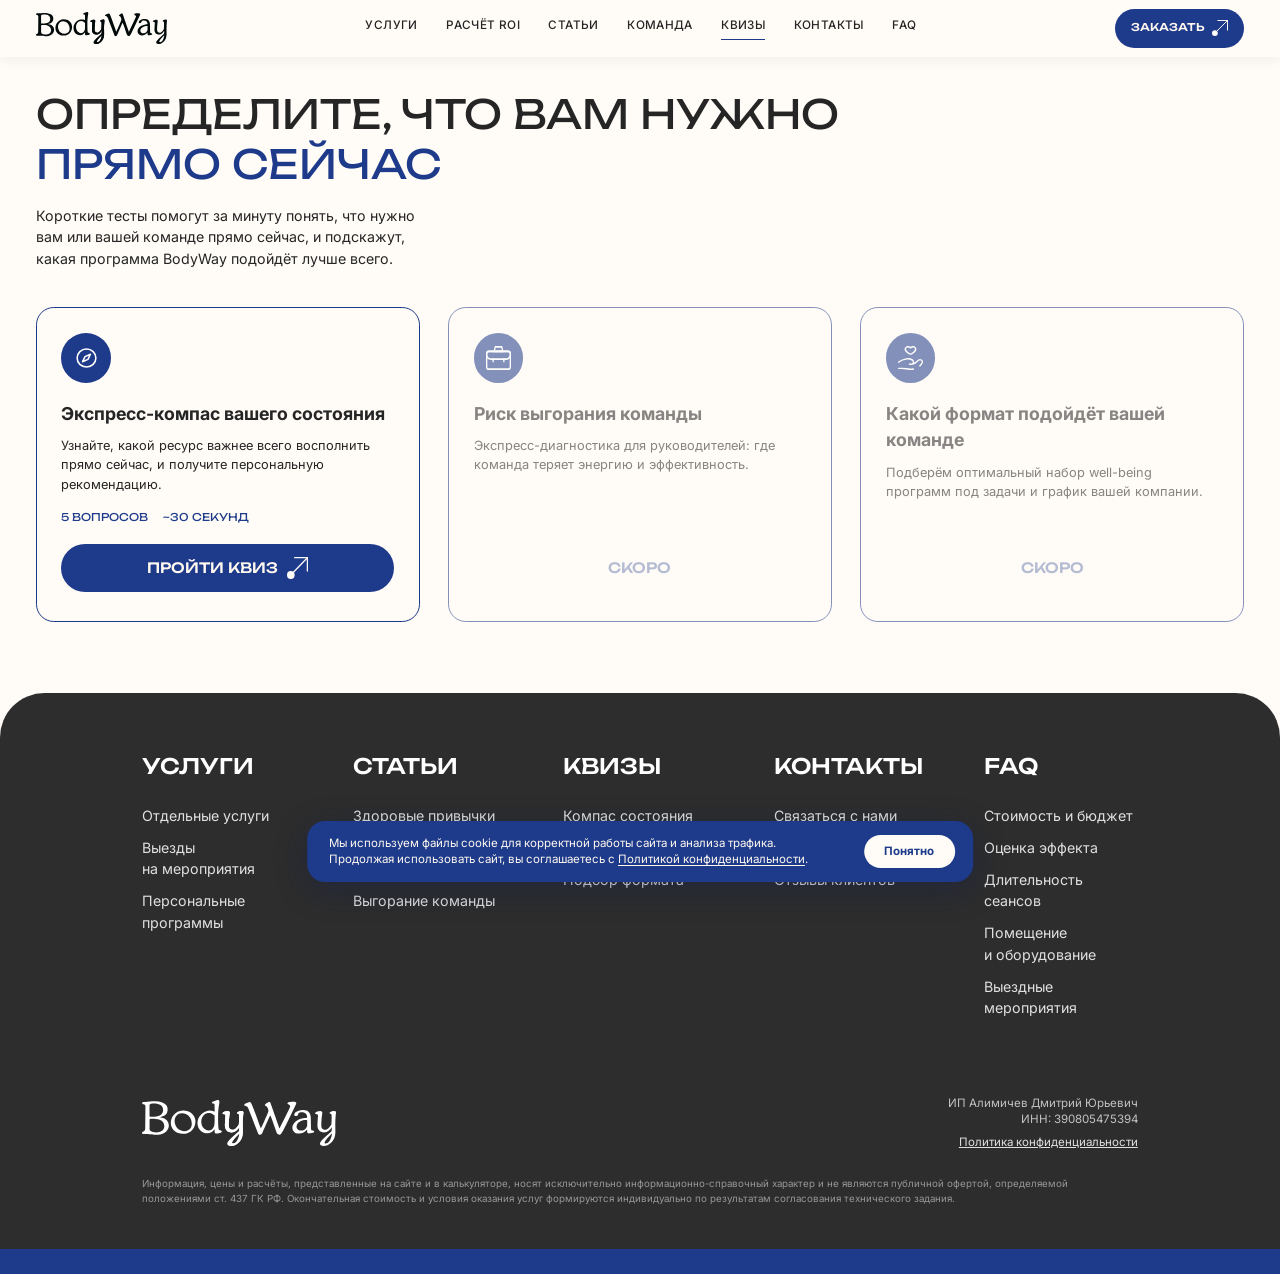
<file: kvizy.html>
<!DOCTYPE html>
<html lang="ru">
<head>
<meta charset="UTF-8">
<meta name="viewport" content="width=device-width, initial-scale=1.0">
<link rel="icon" type="image/x-icon" href="assets/icons/favicon.ico">
<link rel="icon" type="image/png" sizes="32x32" href="assets/icons/favicon/favicon-32.png">
<link rel="icon" type="image/png" sizes="16x16" href="assets/icons/favicon/favicon-16.png">
<link rel="apple-touch-icon" sizes="180x180" href="assets/icons/favicon/favicon-180.png">
<title>Квизы — BodyWay</title>
<link rel="preconnect" href="https://fonts.googleapis.com">
<link rel="preconnect" href="https://fonts.gstatic.com" crossorigin>
<link href="https://fonts.googleapis.com/css2?family=Inter:wght@400;500;600;700&family=Unbounded:wght@400;500&display=swap" rel="stylesheet">
<link rel="stylesheet" href="css/style.css?v=65">
<link rel="stylesheet" href="css/kvizy.css?v=5">
</head>
<body>

<header class="header">
  <div class="header__inner">
    <a href="index.html" class="header__logo">
      <img src="assets/icons/logo-black.svg" alt="BodyWay" class="header__logo-img">
    </a>

    <nav class="nav">
      <ul class="nav__list">
        <li class="nav__item nav__item--dropdown">
          <a href="uslugi.html" class="nav__link">Услуги</a>
          <ul class="dropdown">
            <li class="dropdown__item"><a href="uslugi.html#otdelnye" class="dropdown__link">Отдельные услуги</a></li>
            <li class="dropdown__item"><a href="uslugi.html#meropriyatiya" class="dropdown__link">Well-being сопровождение мероприятий</a></li>
            <li class="dropdown__item"><a href="uslugi.html#personalnye" class="dropdown__link">Персональные программы под&nbsp;ключ</a></li>
          </ul>
        </li>
        <li class="nav__item"><a href="calculator.html" class="nav__link">Расчёт ROI</a></li>
        <li class="nav__item"><a href="stati.html" class="nav__link">Статьи</a></li>
        <li class="nav__item"><a href="komanda.html" class="nav__link">Команда</a></li>
        <li class="nav__item nav__item--current"><a href="kvizy.html" class="nav__link">Квизы</a></li>
        <li class="nav__item"><a href="kontakty.html" class="nav__link">Контакты</a></li>
        <li class="nav__item"><a href="faq.html" class="nav__link">FAQ</a></li>
      </ul>
    </nav>

    <div class="header__right">
      <a href="kontakty.html" class="btn btn--navy">
        <span>Заказать</span>
        <img src="assets/icons/arrow-light.svg" alt="" class="btn__arrow">
      </a>
      <button type="button" class="header__burger" id="headerBurger" aria-label="Открыть меню" aria-expanded="false">
        <span></span>
        <span></span>
        <span></span>
      </button>
    </div>
  </div>

  <nav class="mobile-nav" id="mobileNav">
    <ul class="mobile-nav__list">
      <li class="mobile-nav__group">
        <a href="uslugi.html" class="mobile-nav__link">Услуги</a>
        <ul class="mobile-nav__sublist">
          <li><a href="uslugi.html#otdelnye" class="mobile-nav__sublink">Отдельные услуги</a></li>
          <li><a href="uslugi.html#meropriyatiya" class="mobile-nav__sublink">Well-being сопровождение мероприятий</a></li>
          <li><a href="uslugi.html#personalnye" class="mobile-nav__sublink">Персональные программы под&nbsp;ключ</a></li>
        </ul>
      </li>
      <li><a href="calculator.html" class="mobile-nav__link">Расчёт ROI</a></li>
      <li><a href="stati.html" class="mobile-nav__link">Статьи</a></li>
      <li><a href="komanda.html" class="mobile-nav__link">Команда</a></li>
      <li><a href="kvizy.html" class="mobile-nav__link mobile-nav__link--current">Квизы</a></li>
      <li><a href="kontakty.html" class="mobile-nav__link">Контакты</a></li>
      <li><a href="faq.html" class="mobile-nav__link">FAQ</a></li>
    </ul>
  </nav>
</header>

<main>

  <section class="section quiz-intro">
    <div class="container">
      <h1 class="section__title">Определите, что вам нужно<br><span class="quiz-title-accent">прямо сейчас</span></h1>
      <p class="quiz-intro__desc">Короткие тесты помогут за минуту понять, что нужно вам или вашей команде прямо сейчас, и подскажут, какая программа BodyWay подойдёт лучше всего.</p>
    </div>
  </section>

  <section class="section quiz-catalog" id="quizCatalog">
    <div class="container">
      <div class="quiz-grid">

        <article class="quiz-card">
          <span class="quiz-card__icon"><img src="assets/icons/icon-compass.svg" alt=""></span>
          <h3 class="quiz-card__title">Экспресс-компас вашего состояния</h3>
          <p class="quiz-card__desc">Узнайте, какой ресурс важнее всего восполнить прямо сейчас, и получите персональную рекомендацию.</p>
          <div class="quiz-card__meta">
            <span>5 вопросов</span>
            <span>~30 секунд</span>
          </div>
          <button type="button" class="btn btn--navy btn--full quiz-card__start" data-quiz="compass">
            <span>Пройти квиз</span>
            <img src="assets/icons/arrow-light.svg" alt="" class="btn__arrow">
          </button>
        </article>

        <article class="quiz-card quiz-card--soon">
          <span class="quiz-card__icon"><img src="assets/icons/icon-briefcase.svg" alt=""></span>
          <h3 class="quiz-card__title">Риск выгорания команды</h3>
          <p class="quiz-card__desc">Экспресс-диагностика для руководителей: где команда теряет энергию и эффективность.</p>
          <button type="button" class="btn btn--cream btn--full" disabled>
            <span>Скоро</span>
          </button>
        </article>

        <article class="quiz-card quiz-card--soon">
          <span class="quiz-card__icon"><img src="assets/icons/icon-badge.svg" alt=""></span>
          <h3 class="quiz-card__title">Какой формат подойдёт вашей команде</h3>
          <p class="quiz-card__desc">Подберём оптимальный набор well-being программ под задачи и график вашей компании.</p>
          <button type="button" class="btn btn--cream btn--full" disabled>
            <span>Скоро</span>
          </button>
        </article>

      </div>
    </div>
  </section>

  <section class="section quiz-flow" id="quizFlow" hidden>
    <div class="container">
      <button type="button" class="quiz-flow__back" id="quizBackBtn">
        <span>← Все квизы</span>
      </button>

      <div class="quiz-flow__card">
        <div class="quiz-flow__progress">
          <div class="quiz-flow__progress-bar">
            <div class="quiz-flow__progress-fill" id="quizProgressFill"></div>
          </div>
          <span class="quiz-flow__progress-label" id="quizProgressLabel"></span>
        </div>

        <div id="quizPanelHost"></div>
      </div>
    </div>
  </section>

</main>

<footer class="footer">
  <div class="container">
    <div class="footer__columns">
      <div class="footer__col">
        <h5 class="footer__heading">Услуги</h5>
        <a href="uslugi.html#otdelnye" class="footer__link">Отдельные услуги</a>
        <a href="uslugi.html#meropriyatiya" class="footer__link">Выезды на&nbsp;мероприятия</a>
        <a href="uslugi.html#personalnye" class="footer__link">Персональные программы</a>
      </div>
      <div class="footer__col">
        <h5 class="footer__heading">Статьи</h5>
        <a href="statya-privychki.html" class="footer__link">Здоровые привычки</a>
        <a href="statya-mitohondrii.html" class="footer__link">Энергия и&nbsp;продуктивность</a>
        <a href="stati.html" class="footer__link">Выгорание команды</a>
      </div>
      <div class="footer__col">
        <h5 class="footer__heading">Квизы</h5>
        <a href="kvizy.html" class="footer__link">Компас состояния</a>
        <a href="kvizy.html" class="footer__link">Выгорание команды</a>
        <a href="kvizy.html" class="footer__link">Подбор формата</a>
      </div>
      <div class="footer__col">
        <h5 class="footer__heading">Контакты</h5>
        <a href="kontakty.html" class="footer__link">Связаться с&nbsp;нами</a>
        <a href="kontakty.html#request-form" class="footer__link">Оставить заявку</a>
        <a href="kontakty.html#reviews" class="footer__link">Отзывы клиентов</a>
      </div>
      <div class="footer__col">
        <h5 class="footer__heading">FAQ</h5>
        <a href="faq.html" class="footer__link">Стоимость и&nbsp;бюджет</a>
        <a href="faq.html" class="footer__link">Оценка эффекта</a>
        <a href="faq.html" class="footer__link">Длительность сеансов</a>
        <a href="faq.html" class="footer__link">Помещение и&nbsp;оборудование</a>
        <a href="faq.html" class="footer__link">Выездные мероприятия</a>
      </div>
    </div>

    <div class="footer__bottom">
      <img src="assets/icons/logo-white.svg" alt="BodyWay" class="footer__logo">
      <div class="footer__legal">
        <p class="footer__legal-text">ИП Алимичев Дмитрий Юрьевич<br>ИНН: 390805475394</p>
        <a href="policy.html" class="footer__legal-link">Политика конфиденциальности</a>
      </div>
    </div>
    <p class="footer__disclaimer">Информация, цены и&nbsp;расчёты, представленные на&nbsp;сайте и&nbsp;в&nbsp;калькуляторе, носят исключительно информационно-справочный характер и&nbsp;не&nbsp;являются публичной офертой, определяемой положениями ст.&nbsp;437 ГК&nbsp;РФ. Окончательная стоимость и&nbsp;условия оказания услуг формируются индивидуально по&nbsp;результатам согласования технического задания.</p>
  </div>
  <div class="footer__stripe"></div>
</footer>

<script src="js/main.js?v=26"></script>
<script src="js/kvizy.js?v=2"></script>
</body>
</html>
</file>
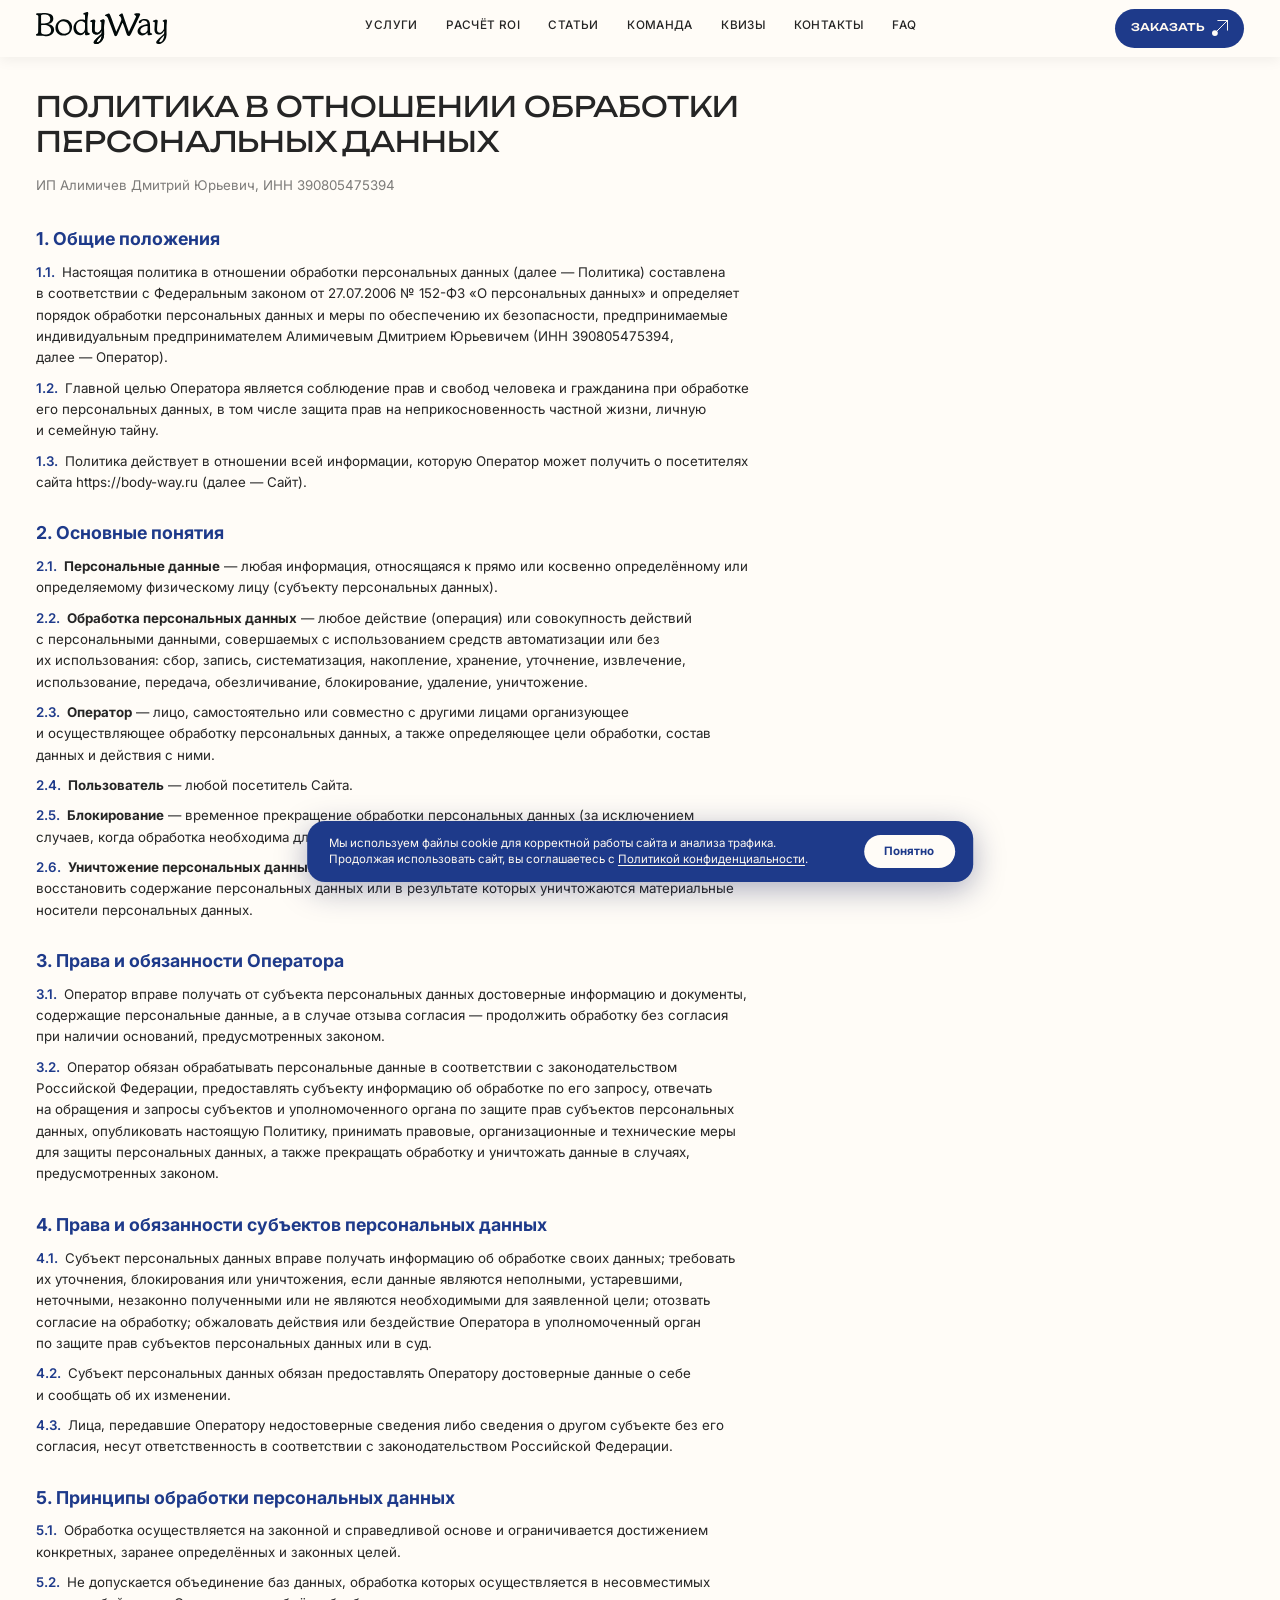
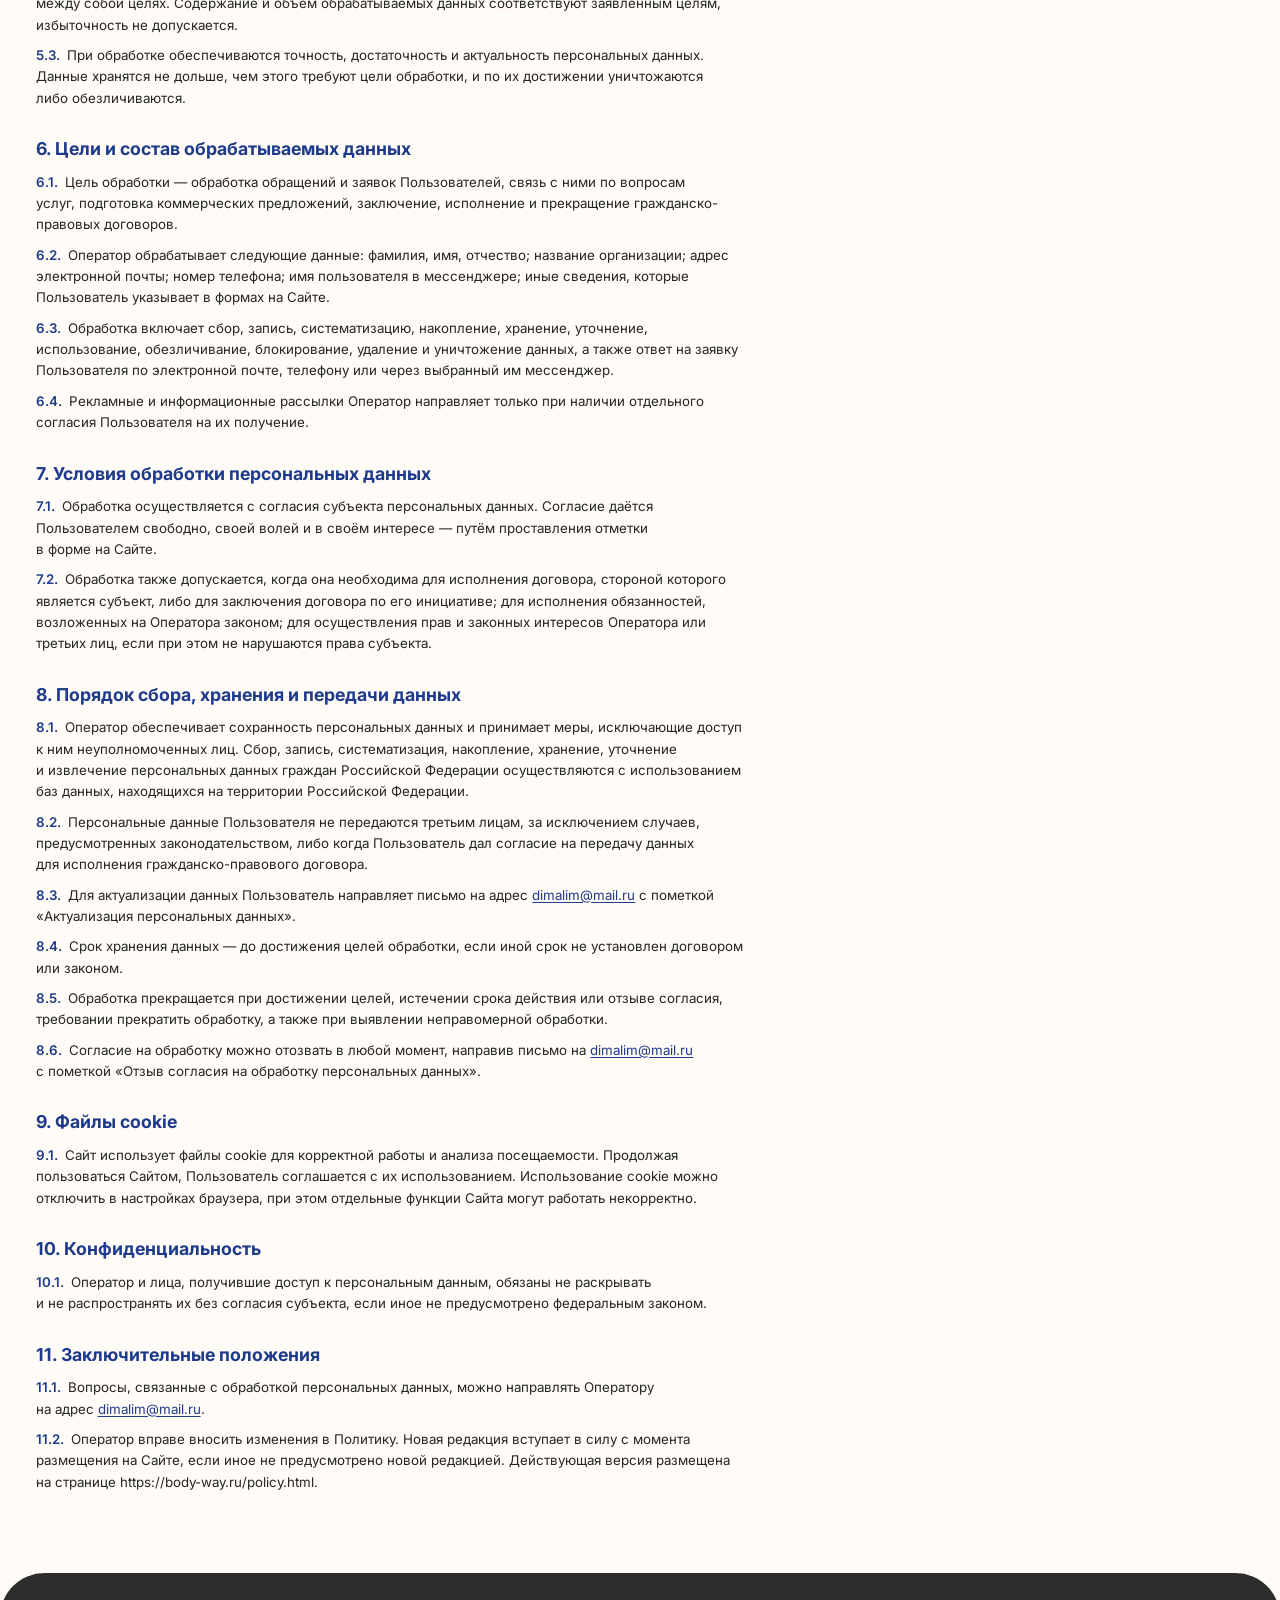
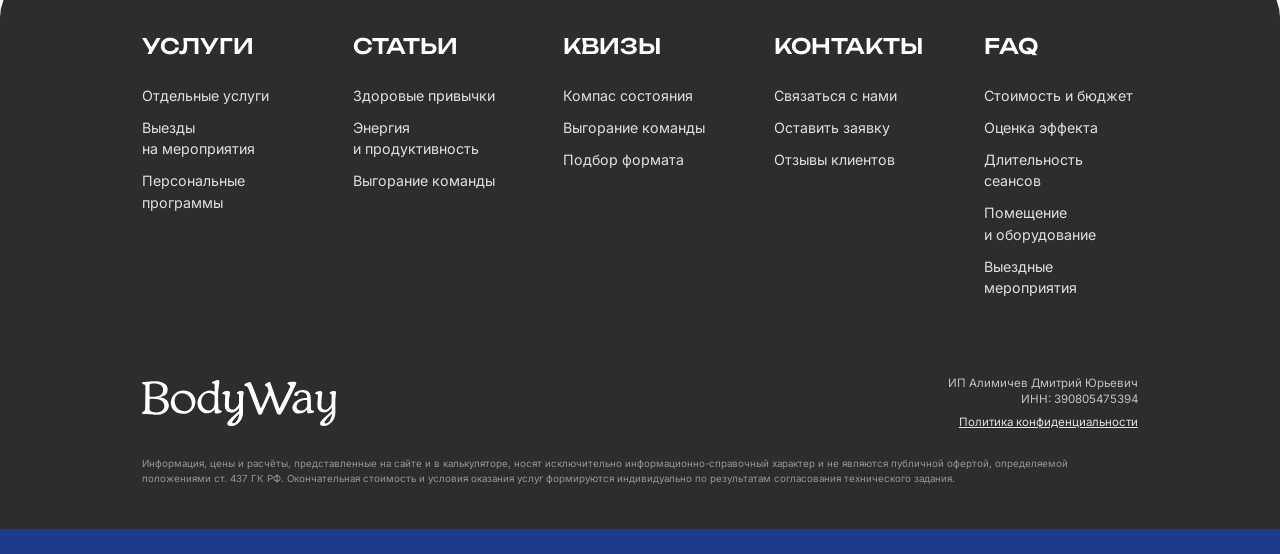
<file: policy.html>
<!DOCTYPE html>
<html lang="ru">
<head>
<meta charset="UTF-8">
<meta name="viewport" content="width=device-width, initial-scale=1.0">
<link rel="icon" type="image/x-icon" href="assets/icons/favicon.ico">
<link rel="icon" type="image/png" sizes="32x32" href="assets/icons/favicon/favicon-32.png">
<link rel="icon" type="image/png" sizes="16x16" href="assets/icons/favicon/favicon-16.png">
<link rel="apple-touch-icon" sizes="180x180" href="assets/icons/favicon/favicon-180.png">
<title>Политика конфиденциальности — BodyWay</title>
<link rel="preconnect" href="https://fonts.googleapis.com">
<link rel="preconnect" href="https://fonts.gstatic.com" crossorigin>
<link href="https://fonts.googleapis.com/css2?family=Inter:wght@400;500;600;700&family=Unbounded:wght@400;500&display=swap" rel="stylesheet">
<link rel="stylesheet" href="css/style.css?v=65">
<link rel="stylesheet" href="css/policy.css?v=1">
</head>
<body>

<header class="header">
  <div class="header__inner">
    <a href="index.html" class="header__logo">
      <img src="assets/icons/logo-black.svg" alt="BodyWay" class="header__logo-img">
    </a>

    <nav class="nav">
      <ul class="nav__list">
        <li class="nav__item nav__item--dropdown">
          <a href="uslugi.html" class="nav__link">Услуги</a>
          <ul class="dropdown">
            <li class="dropdown__item"><a href="uslugi.html#otdelnye" class="dropdown__link">Отдельные услуги</a></li>
            <li class="dropdown__item"><a href="uslugi.html#meropriyatiya" class="dropdown__link">Well-being сопровождение мероприятий</a></li>
            <li class="dropdown__item"><a href="uslugi.html#personalnye" class="dropdown__link">Персональные программы под&nbsp;ключ</a></li>
          </ul>
        </li>
        <li class="nav__item"><a href="calculator.html" class="nav__link">Расчёт ROI</a></li>
        <li class="nav__item"><a href="stati.html" class="nav__link">Статьи</a></li>
        <li class="nav__item"><a href="komanda.html" class="nav__link">Команда</a></li>
        <li class="nav__item"><a href="kvizy.html" class="nav__link">Квизы</a></li>
        <li class="nav__item"><a href="kontakty.html" class="nav__link">Контакты</a></li>
        <li class="nav__item"><a href="faq.html" class="nav__link">FAQ</a></li>
      </ul>
    </nav>

    <div class="header__right">
      <a href="kontakty.html" class="btn btn--navy">
        <span>Заказать</span>
        <img src="assets/icons/arrow-light.svg" alt="" class="btn__arrow">
      </a>
      <button type="button" class="header__burger" id="headerBurger" aria-label="Открыть меню" aria-expanded="false">
        <span></span>
        <span></span>
        <span></span>
      </button>
    </div>
  </div>

  <nav class="mobile-nav" id="mobileNav">
    <ul class="mobile-nav__list">
      <li class="mobile-nav__group">
        <a href="uslugi.html" class="mobile-nav__link">Услуги</a>
        <ul class="mobile-nav__sublist">
          <li><a href="uslugi.html#otdelnye" class="mobile-nav__sublink">Отдельные услуги</a></li>
          <li><a href="uslugi.html#meropriyatiya" class="mobile-nav__sublink">Well-being сопровождение мероприятий</a></li>
          <li><a href="uslugi.html#personalnye" class="mobile-nav__sublink">Персональные программы под&nbsp;ключ</a></li>
        </ul>
      </li>
      <li><a href="calculator.html" class="mobile-nav__link">Расчёт ROI</a></li>
      <li><a href="stati.html" class="mobile-nav__link">Статьи</a></li>
      <li><a href="komanda.html" class="mobile-nav__link">Команда</a></li>
      <li><a href="kvizy.html" class="mobile-nav__link">Квизы</a></li>
      <li><a href="kontakty.html" class="mobile-nav__link">Контакты</a></li>
      <li><a href="faq.html" class="mobile-nav__link">FAQ</a></li>
    </ul>
  </nav>
</header>

<main>

  <section class="section policy">
    <div class="container">
      <h1 class="section__title">Политика в&nbsp;отношении обработки персональных данных</h1>
      <p class="policy__meta">ИП Алимичев Дмитрий Юрьевич, ИНН&nbsp;390805475394</p>
      <h2 class="policy__heading">1. Общие положения</h2>
      <p class="policy__p"><span class="policy__n">1.1.</span> Настоящая политика в&nbsp;отношении обработки персональных данных (далее&nbsp;— Политика) составлена в&nbsp;соответствии с&nbsp;Федеральным законом от&nbsp;27.07.2006 №&nbsp;152-ФЗ «О&nbsp;персональных данных» и&nbsp;определяет порядок обработки персональных данных и&nbsp;меры по&nbsp;обеспечению их&nbsp;безопасности, предпринимаемые индивидуальным предпринимателем Алимичевым Дмитрием Юрьевичем (ИНН&nbsp;390805475394, далее&nbsp;— Оператор).</p>
      <p class="policy__p"><span class="policy__n">1.2.</span> Главной целью Оператора является соблюдение прав и&nbsp;свобод человека и&nbsp;гражданина при обработке его персональных данных, в&nbsp;том числе защита прав на&nbsp;неприкосновенность частной жизни, личную и&nbsp;семейную тайну.</p>
      <p class="policy__p"><span class="policy__n">1.3.</span> Политика действует в&nbsp;отношении всей информации, которую Оператор может получить о&nbsp;посетителях сайта https://body-way.ru (далее&nbsp;— Сайт).</p>
      <h2 class="policy__heading">2. Основные понятия</h2>
      <p class="policy__p"><span class="policy__n">2.1.</span> <b>Персональные данные</b>&nbsp;— любая информация, относящаяся к&nbsp;прямо или косвенно определённому или определяемому физическому лицу (субъекту персональных данных).</p>
      <p class="policy__p"><span class="policy__n">2.2.</span> <b>Обработка персональных данных</b>&nbsp;— любое действие (операция) или совокупность действий с&nbsp;персональными данными, совершаемых с&nbsp;использованием средств автоматизации или без их&nbsp;использования: сбор, запись, систематизация, накопление, хранение, уточнение, извлечение, использование, передача, обезличивание, блокирование, удаление, уничтожение.</p>
      <p class="policy__p"><span class="policy__n">2.3.</span> <b>Оператор</b>&nbsp;— лицо, самостоятельно или совместно с&nbsp;другими лицами организующее и&nbsp;осуществляющее обработку персональных данных, а&nbsp;также определяющее цели обработки, состав данных и&nbsp;действия с&nbsp;ними.</p>
      <p class="policy__p"><span class="policy__n">2.4.</span> <b>Пользователь</b>&nbsp;— любой посетитель Сайта.</p>
      <p class="policy__p"><span class="policy__n">2.5.</span> <b>Блокирование</b>&nbsp;— временное прекращение обработки персональных данных (за&nbsp;исключением случаев, когда обработка необходима для&nbsp;уточнения данных).</p>
      <p class="policy__p"><span class="policy__n">2.6.</span> <b>Уничтожение персональных данных</b>&nbsp;— действия, в&nbsp;результате которых становится невозможным восстановить содержание персональных данных или в&nbsp;результате которых уничтожаются материальные носители персональных данных.</p>
      <h2 class="policy__heading">3. Права и&nbsp;обязанности Оператора</h2>
      <p class="policy__p"><span class="policy__n">3.1.</span> Оператор вправе получать от&nbsp;субъекта персональных данных достоверные информацию и&nbsp;документы, содержащие персональные данные, а&nbsp;в&nbsp;случае отзыва согласия&nbsp;— продолжить обработку без согласия при наличии оснований, предусмотренных законом.</p>
      <p class="policy__p"><span class="policy__n">3.2.</span> Оператор обязан обрабатывать персональные данные в&nbsp;соответствии с&nbsp;законодательством Российской Федерации, предоставлять субъекту информацию об&nbsp;обработке по&nbsp;его запросу, отвечать на&nbsp;обращения и&nbsp;запросы субъектов и&nbsp;уполномоченного органа по&nbsp;защите прав субъектов персональных данных, опубликовать настоящую Политику, принимать правовые, организационные и&nbsp;технические меры для&nbsp;защиты персональных данных, а&nbsp;также прекращать обработку и&nbsp;уничтожать данные в&nbsp;случаях, предусмотренных законом.</p>
      <h2 class="policy__heading">4. Права и&nbsp;обязанности субъектов персональных данных</h2>
      <p class="policy__p"><span class="policy__n">4.1.</span> Субъект персональных данных вправе получать информацию об&nbsp;обработке своих данных; требовать их&nbsp;уточнения, блокирования или уничтожения, если данные являются неполными, устаревшими, неточными, незаконно полученными или не&nbsp;являются необходимыми для&nbsp;заявленной цели; отозвать согласие на&nbsp;обработку; обжаловать действия или бездействие Оператора в&nbsp;уполномоченный орган по&nbsp;защите прав субъектов персональных данных или в&nbsp;суд.</p>
      <p class="policy__p"><span class="policy__n">4.2.</span> Субъект персональных данных обязан предоставлять Оператору достоверные данные о&nbsp;себе и&nbsp;сообщать об&nbsp;их&nbsp;изменении.</p>
      <p class="policy__p"><span class="policy__n">4.3.</span> Лица, передавшие Оператору недостоверные сведения либо сведения о&nbsp;другом субъекте без&nbsp;его согласия, несут ответственность в&nbsp;соответствии с&nbsp;законодательством Российской Федерации.</p>
      <h2 class="policy__heading">5. Принципы обработки персональных данных</h2>
      <p class="policy__p"><span class="policy__n">5.1.</span> Обработка осуществляется на&nbsp;законной и&nbsp;справедливой основе и&nbsp;ограничивается достижением конкретных, заранее определённых и&nbsp;законных целей.</p>
      <p class="policy__p"><span class="policy__n">5.2.</span> Не&nbsp;допускается объединение баз данных, обработка которых осуществляется в&nbsp;несовместимых между собой целях. Содержание и&nbsp;объём обрабатываемых данных соответствуют заявленным целям, избыточность не&nbsp;допускается.</p>
      <p class="policy__p"><span class="policy__n">5.3.</span> При обработке обеспечиваются точность, достаточность и&nbsp;актуальность персональных данных. Данные хранятся не&nbsp;дольше, чем этого требуют цели обработки, и&nbsp;по&nbsp;их&nbsp;достижении уничтожаются либо обезличиваются.</p>
      <h2 class="policy__heading">6. Цели и&nbsp;состав обрабатываемых данных</h2>
      <p class="policy__p"><span class="policy__n">6.1.</span> Цель обработки&nbsp;— обработка обращений и&nbsp;заявок Пользователей, связь с&nbsp;ними по&nbsp;вопросам услуг, подготовка коммерческих предложений, заключение, исполнение и&nbsp;прекращение гражданско-правовых договоров.</p>
      <p class="policy__p"><span class="policy__n">6.2.</span> Оператор обрабатывает следующие данные: фамилия, имя, отчество; название организации; адрес электронной почты; номер телефона; имя пользователя в&nbsp;мессенджере; иные сведения, которые Пользователь указывает в&nbsp;формах на&nbsp;Сайте.</p>
      <p class="policy__p"><span class="policy__n">6.3.</span> Обработка включает сбор, запись, систематизацию, накопление, хранение, уточнение, использование, обезличивание, блокирование, удаление и&nbsp;уничтожение данных, а&nbsp;также ответ на&nbsp;заявку Пользователя по&nbsp;электронной почте, телефону или через выбранный им мессенджер.</p>
      <p class="policy__p"><span class="policy__n">6.4.</span> Рекламные и&nbsp;информационные рассылки Оператор направляет только при&nbsp;наличии отдельного согласия Пользователя на&nbsp;их&nbsp;получение.</p>
      <h2 class="policy__heading">7. Условия обработки персональных данных</h2>
      <p class="policy__p"><span class="policy__n">7.1.</span> Обработка осуществляется с&nbsp;согласия субъекта персональных данных. Согласие даётся Пользователем свободно, своей волей и&nbsp;в&nbsp;своём интересе&nbsp;— путём проставления отметки в&nbsp;форме на&nbsp;Сайте.</p>
      <p class="policy__p"><span class="policy__n">7.2.</span> Обработка также допускается, когда она необходима для&nbsp;исполнения договора, стороной которого является субъект, либо для&nbsp;заключения договора по&nbsp;его инициативе; для&nbsp;исполнения обязанностей, возложенных на&nbsp;Оператора законом; для&nbsp;осуществления прав и&nbsp;законных интересов Оператора или третьих лиц, если при&nbsp;этом не&nbsp;нарушаются права субъекта.</p>
      <h2 class="policy__heading">8. Порядок сбора, хранения и&nbsp;передачи данных</h2>
      <p class="policy__p"><span class="policy__n">8.1.</span> Оператор обеспечивает сохранность персональных данных и&nbsp;принимает меры, исключающие доступ к&nbsp;ним неуполномоченных лиц. Сбор, запись, систематизация, накопление, хранение, уточнение и&nbsp;извлечение персональных данных граждан Российской Федерации осуществляются с&nbsp;использованием баз данных, находящихся на&nbsp;территории Российской Федерации.</p>
      <p class="policy__p"><span class="policy__n">8.2.</span> Персональные данные Пользователя не&nbsp;передаются третьим лицам, за&nbsp;исключением случаев, предусмотренных законодательством, либо когда Пользователь дал согласие на&nbsp;передачу данных для&nbsp;исполнения гражданско-правового договора.</p>
      <p class="policy__p"><span class="policy__n">8.3.</span> Для&nbsp;актуализации данных Пользователь направляет письмо на&nbsp;адрес <a href="mailto:dimalim@mail.ru">dimalim@mail.ru</a> с&nbsp;пометкой «Актуализация персональных данных».</p>
      <p class="policy__p"><span class="policy__n">8.4.</span> Срок хранения данных&nbsp;— до&nbsp;достижения целей обработки, если иной срок не&nbsp;установлен договором или законом.</p>
      <p class="policy__p"><span class="policy__n">8.5.</span> Обработка прекращается при&nbsp;достижении целей, истечении срока действия или отзыве согласия, требовании прекратить обработку, а&nbsp;также при&nbsp;выявлении неправомерной обработки.</p>
      <p class="policy__p"><span class="policy__n">8.6.</span> Согласие на&nbsp;обработку можно отозвать в&nbsp;любой момент, направив письмо на&nbsp;<a href="mailto:dimalim@mail.ru">dimalim@mail.ru</a> с&nbsp;пометкой «Отзыв согласия на&nbsp;обработку персональных данных».</p>
      <h2 class="policy__heading">9. Файлы cookie</h2>
      <p class="policy__p"><span class="policy__n">9.1.</span> Сайт использует файлы cookie для&nbsp;корректной работы и&nbsp;анализа посещаемости. Продолжая пользоваться Сайтом, Пользователь соглашается с&nbsp;их&nbsp;использованием. Использование cookie можно отключить в&nbsp;настройках браузера, при&nbsp;этом отдельные функции Сайта могут работать некорректно.</p>
      <h2 class="policy__heading">10. Конфиденциальность</h2>
      <p class="policy__p"><span class="policy__n">10.1.</span> Оператор и&nbsp;лица, получившие доступ к&nbsp;персональным данным, обязаны не&nbsp;раскрывать и&nbsp;не&nbsp;распространять их&nbsp;без&nbsp;согласия субъекта, если иное не&nbsp;предусмотрено федеральным законом.</p>
      <h2 class="policy__heading">11. Заключительные положения</h2>
      <p class="policy__p"><span class="policy__n">11.1.</span> Вопросы, связанные с&nbsp;обработкой персональных данных, можно направлять Оператору на&nbsp;адрес <a href="mailto:dimalim@mail.ru">dimalim@mail.ru</a>.</p>
      <p class="policy__p"><span class="policy__n">11.2.</span> Оператор вправе вносить изменения в&nbsp;Политику. Новая редакция вступает в&nbsp;силу с&nbsp;момента размещения на&nbsp;Сайте, если иное не&nbsp;предусмотрено новой редакцией. Действующая версия размещена на&nbsp;странице https://body-way.ru/policy.html.</p>
    </div>
  </section>

</main>

<footer class="footer">
  <div class="container">
    <div class="footer__columns">
      <div class="footer__col">
        <h5 class="footer__heading">Услуги</h5>
        <a href="uslugi.html#otdelnye" class="footer__link">Отдельные услуги</a>
        <a href="uslugi.html#meropriyatiya" class="footer__link">Выезды на&nbsp;мероприятия</a>
        <a href="uslugi.html#personalnye" class="footer__link">Персональные программы</a>
      </div>
      <div class="footer__col">
        <h5 class="footer__heading">Статьи</h5>
        <a href="statya-privychki.html" class="footer__link">Здоровые привычки</a>
        <a href="statya-mitohondrii.html" class="footer__link">Энергия и&nbsp;продуктивность</a>
        <a href="stati.html" class="footer__link">Выгорание команды</a>
      </div>
      <div class="footer__col">
        <h5 class="footer__heading">Квизы</h5>
        <a href="kvizy.html" class="footer__link">Компас состояния</a>
        <a href="kvizy.html" class="footer__link">Выгорание команды</a>
        <a href="kvizy.html" class="footer__link">Подбор формата</a>
      </div>
      <div class="footer__col">
        <h5 class="footer__heading">Контакты</h5>
        <a href="kontakty.html" class="footer__link">Связаться с&nbsp;нами</a>
        <a href="kontakty.html#request-form" class="footer__link">Оставить заявку</a>
        <a href="kontakty.html#reviews" class="footer__link">Отзывы клиентов</a>
      </div>
      <div class="footer__col">
        <h5 class="footer__heading">FAQ</h5>
        <a href="faq.html" class="footer__link">Стоимость и&nbsp;бюджет</a>
        <a href="faq.html" class="footer__link">Оценка эффекта</a>
        <a href="faq.html" class="footer__link">Длительность сеансов</a>
        <a href="faq.html" class="footer__link">Помещение и&nbsp;оборудование</a>
        <a href="faq.html" class="footer__link">Выездные мероприятия</a>
      </div>
    </div>

    <div class="footer__bottom">
      <img src="assets/icons/logo-white.svg" alt="BodyWay" class="footer__logo">
      <div class="footer__legal">
        <p class="footer__legal-text">ИП Алимичев Дмитрий Юрьевич<br>ИНН: 390805475394</p>
        <a href="policy.html" class="footer__legal-link">Политика конфиденциальности</a>
      </div>
    </div>
    <p class="footer__disclaimer">Информация, цены и&nbsp;расчёты, представленные на&nbsp;сайте и&nbsp;в&nbsp;калькуляторе, носят исключительно информационно-справочный характер и&nbsp;не&nbsp;являются публичной офертой, определяемой положениями ст.&nbsp;437 ГК&nbsp;РФ. Окончательная стоимость и&nbsp;условия оказания услуг формируются индивидуально по&nbsp;результатам согласования технического задания.</p>
  </div>
  <div class="footer__stripe"></div>
</footer>

<script src="js/main.js?v=26"></script>
</body>
</html>
</file>
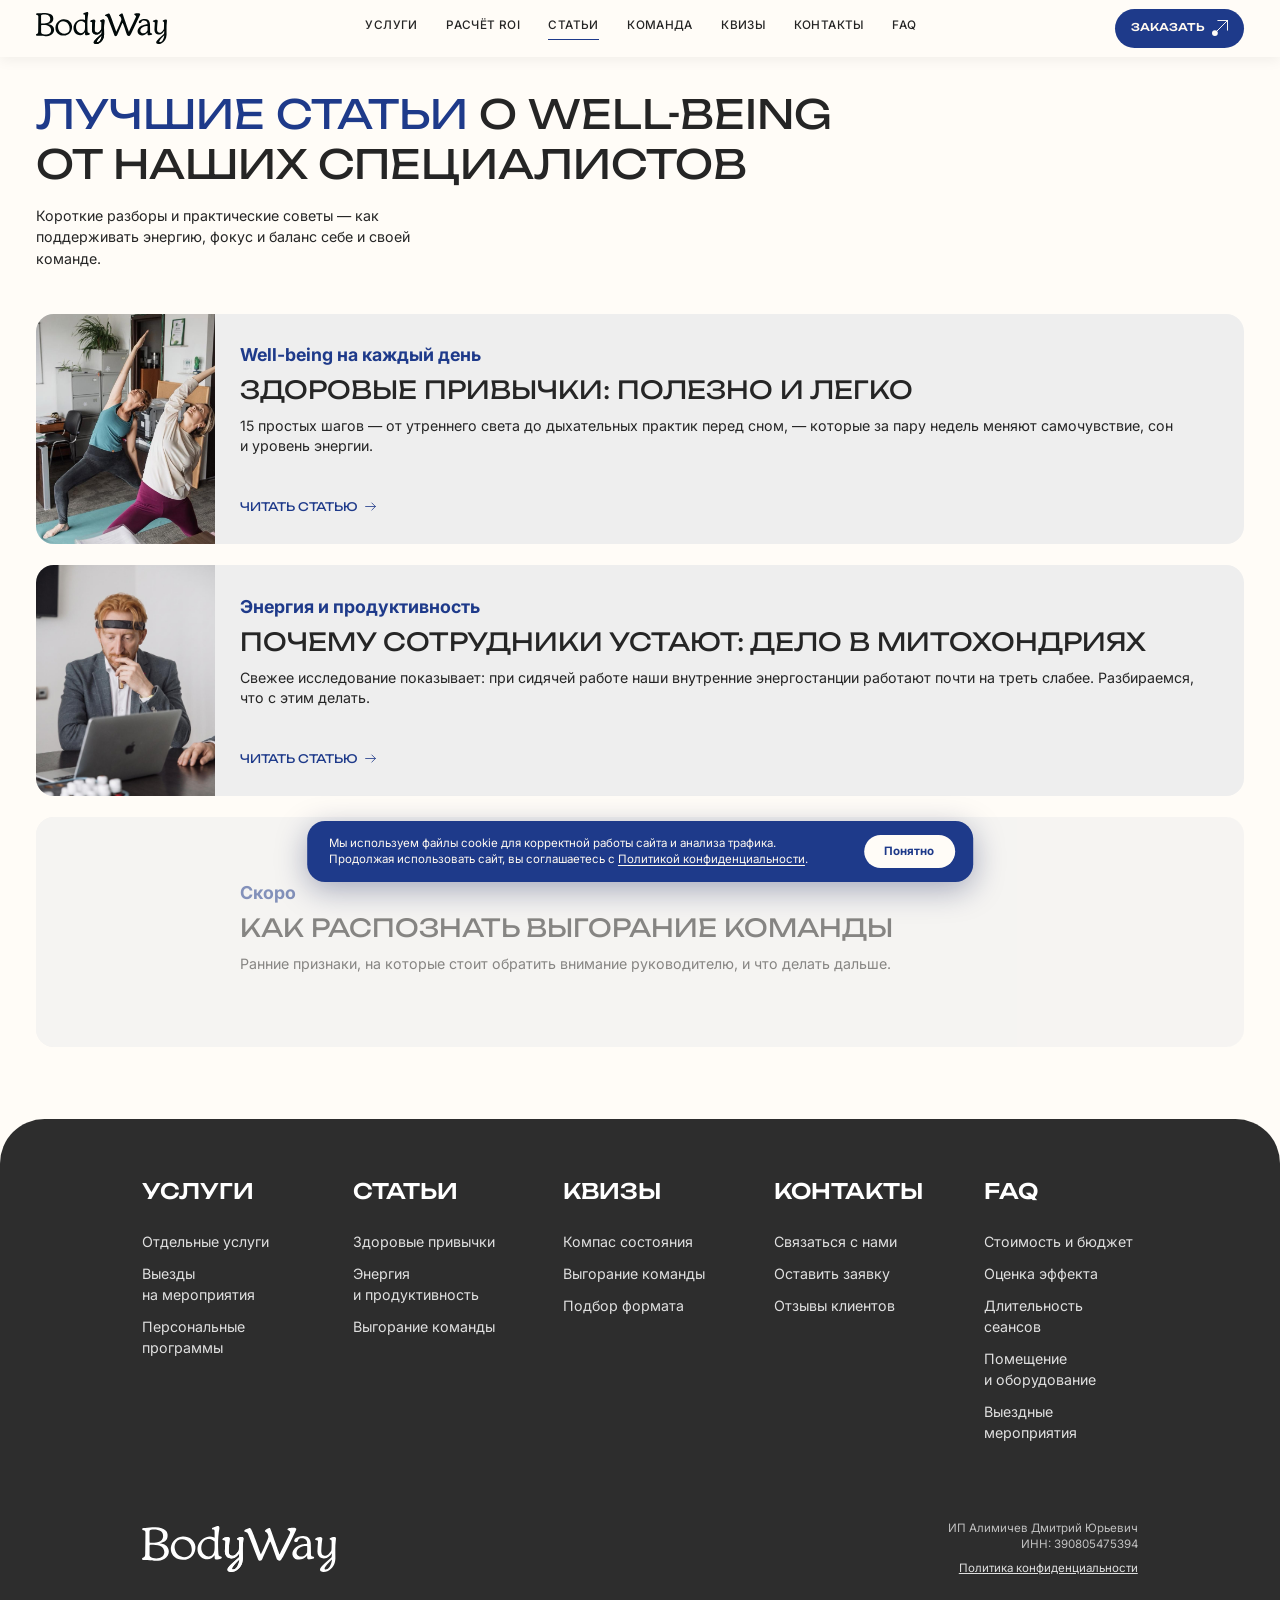
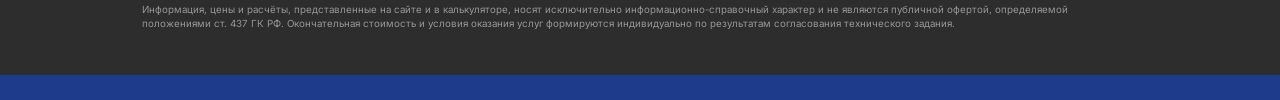
<file: stati.html>
<!DOCTYPE html>
<html lang="ru">
<head>
<meta charset="UTF-8">
<meta name="viewport" content="width=device-width, initial-scale=1.0">
<link rel="icon" type="image/x-icon" href="assets/icons/favicon.ico">
<link rel="icon" type="image/png" sizes="32x32" href="assets/icons/favicon/favicon-32.png">
<link rel="icon" type="image/png" sizes="16x16" href="assets/icons/favicon/favicon-16.png">
<link rel="apple-touch-icon" sizes="180x180" href="assets/icons/favicon/favicon-180.png">
<title>Статьи — BodyWay</title>
<link rel="preconnect" href="https://fonts.googleapis.com">
<link rel="preconnect" href="https://fonts.gstatic.com" crossorigin>
<link href="https://fonts.googleapis.com/css2?family=Inter:wght@400;500;600;700&family=Unbounded:wght@400;500&display=swap" rel="stylesheet">
<link rel="stylesheet" href="css/style.css?v=65">
</head>
<body>

<header class="header">
  <div class="header__inner">
    <a href="index.html" class="header__logo">
      <img src="assets/icons/logo-black.svg" alt="BodyWay" class="header__logo-img">
    </a>

    <nav class="nav">
      <ul class="nav__list">
        <li class="nav__item nav__item--dropdown">
          <a href="uslugi.html" class="nav__link">Услуги</a>
          <ul class="dropdown">
            <li class="dropdown__item"><a href="uslugi.html#otdelnye" class="dropdown__link">Отдельные услуги</a></li>
            <li class="dropdown__item"><a href="uslugi.html#meropriyatiya" class="dropdown__link">Well-being сопровождение мероприятий</a></li>
            <li class="dropdown__item"><a href="uslugi.html#personalnye" class="dropdown__link">Персональные программы под&nbsp;ключ</a></li>
          </ul>
        </li>
        <li class="nav__item"><a href="calculator.html" class="nav__link">Расчёт ROI</a></li>
        <li class="nav__item nav__item--current"><a href="stati.html" class="nav__link">Статьи</a></li>
        <li class="nav__item"><a href="komanda.html" class="nav__link">Команда</a></li>
        <li class="nav__item"><a href="kvizy.html" class="nav__link">Квизы</a></li>
        <li class="nav__item"><a href="kontakty.html" class="nav__link">Контакты</a></li>
        <li class="nav__item"><a href="faq.html" class="nav__link">FAQ</a></li>
      </ul>
    </nav>

    <div class="header__right">
      <a href="kontakty.html" class="btn btn--navy">
        <span>Заказать</span>
        <img src="assets/icons/arrow-light.svg" alt="" class="btn__arrow">
      </a>
      <button type="button" class="header__burger" id="headerBurger" aria-label="Открыть меню" aria-expanded="false">
        <span></span>
        <span></span>
        <span></span>
      </button>
    </div>
  </div>

  <nav class="mobile-nav" id="mobileNav">
    <ul class="mobile-nav__list">
      <li class="mobile-nav__group">
        <a href="uslugi.html" class="mobile-nav__link">Услуги</a>
        <ul class="mobile-nav__sublist">
          <li><a href="uslugi.html#otdelnye" class="mobile-nav__sublink">Отдельные услуги</a></li>
          <li><a href="uslugi.html#meropriyatiya" class="mobile-nav__sublink">Well-being сопровождение мероприятий</a></li>
          <li><a href="uslugi.html#personalnye" class="mobile-nav__sublink">Персональные программы под&nbsp;ключ</a></li>
        </ul>
      </li>
      <li><a href="calculator.html" class="mobile-nav__link">Расчёт ROI</a></li>
      <li><a href="stati.html" class="mobile-nav__link mobile-nav__link--current">Статьи</a></li>
      <li><a href="komanda.html" class="mobile-nav__link">Команда</a></li>
      <li><a href="kvizy.html" class="mobile-nav__link">Квизы</a></li>
      <li><a href="kontakty.html" class="mobile-nav__link">Контакты</a></li>
      <li><a href="faq.html" class="mobile-nav__link">FAQ</a></li>
    </ul>
  </nav>
</header>

<main>

  <section class="section stati-intro">
    <div class="container">
      <h1 class="section__title"><span class="stati-title-accent">Лучшие статьи</span> о&nbsp;well-being<br>от&nbsp;наших специалистов</h1>
      <p class="stati-intro__desc">Короткие разборы и&nbsp;практические советы — как поддерживать энергию, фокус и&nbsp;баланс себе и&nbsp;своей команде.</p>
    </div>
  </section>

  <section class="section section--articles">
    <div class="container">
      <div class="article-list">
        <a href="statya-privychki.html" class="article-preview">
          <div class="article-preview__media">
            <img src="assets/img/yoga-block.jpg" alt="" class="article-preview__img" style="object-position:50% 45%">
          </div>
          <div class="article-preview__body">
            <span class="article-preview__tag">Well-being на&nbsp;каждый день</span>
            <h3 class="article-preview__title">Здоровые привычки: полезно и&nbsp;легко</h3>
            <p class="article-preview__desc">15 простых шагов — от&nbsp;утреннего света до&nbsp;дыхательных практик перед сном, — которые за&nbsp;пару недель меняют самочувствие, сон и&nbsp;уровень энергии.</p>
            <span class="article-preview__link">
              <span>Читать статью</span>
              <img src="assets/icons/icon-arrow-right.svg" alt="">
            </span>
          </div>
        </a>

        <a href="statya-mitohondrii.html" class="article-preview">
          <div class="article-preview__media">
            <img src="assets/img/service-concentration-3.jpg" alt="" class="article-preview__img" style="object-position:50% 30%">
          </div>
          <div class="article-preview__body">
            <span class="article-preview__tag">Энергия и&nbsp;продуктивность</span>
            <h3 class="article-preview__title">Почему сотрудники устают: дело в&nbsp;митохондриях</h3>
            <p class="article-preview__desc">Свежее исследование показывает: при сидячей работе наши внутренние энергостанции работают почти на&nbsp;треть слабее. Разбираемся, что с&nbsp;этим делать.</p>
            <span class="article-preview__link">
              <span>Читать статью</span>
              <img src="assets/icons/icon-arrow-right.svg" alt="">
            </span>
          </div>
        </a>

        <div class="article-preview article-preview--soon">
          <div class="article-preview__media article-preview__media--placeholder"></div>
          <div class="article-preview__body">
            <span class="article-preview__tag">Скоро</span>
            <h3 class="article-preview__title">Как распознать выгорание команды</h3>
            <p class="article-preview__desc">Ранние признаки, на&nbsp;которые стоит обратить внимание руководителю, и&nbsp;что делать дальше.</p>
          </div>
        </div>
      </div>
    </div>
  </section>

</main>

<footer class="footer">
  <div class="container">
    <div class="footer__columns">
      <div class="footer__col">
        <h5 class="footer__heading">Услуги</h5>
        <a href="uslugi.html#otdelnye" class="footer__link">Отдельные услуги</a>
        <a href="uslugi.html#meropriyatiya" class="footer__link">Выезды на&nbsp;мероприятия</a>
        <a href="uslugi.html#personalnye" class="footer__link">Персональные программы</a>
      </div>
      <div class="footer__col">
        <h5 class="footer__heading">Статьи</h5>
        <a href="statya-privychki.html" class="footer__link">Здоровые привычки</a>
        <a href="statya-mitohondrii.html" class="footer__link">Энергия и&nbsp;продуктивность</a>
        <a href="stati.html" class="footer__link">Выгорание команды</a>
      </div>
      <div class="footer__col">
        <h5 class="footer__heading">Квизы</h5>
        <a href="kvizy.html" class="footer__link">Компас состояния</a>
        <a href="kvizy.html" class="footer__link">Выгорание команды</a>
        <a href="kvizy.html" class="footer__link">Подбор формата</a>
      </div>
      <div class="footer__col">
        <h5 class="footer__heading">Контакты</h5>
        <a href="kontakty.html" class="footer__link">Связаться с&nbsp;нами</a>
        <a href="kontakty.html#request-form" class="footer__link">Оставить заявку</a>
        <a href="kontakty.html#reviews" class="footer__link">Отзывы клиентов</a>
      </div>
      <div class="footer__col">
        <h5 class="footer__heading">FAQ</h5>
        <a href="faq.html" class="footer__link">Стоимость и&nbsp;бюджет</a>
        <a href="faq.html" class="footer__link">Оценка эффекта</a>
        <a href="faq.html" class="footer__link">Длительность сеансов</a>
        <a href="faq.html" class="footer__link">Помещение и&nbsp;оборудование</a>
        <a href="faq.html" class="footer__link">Выездные мероприятия</a>
      </div>
    </div>

    <div class="footer__bottom">
      <img src="assets/icons/logo-white.svg" alt="BodyWay" class="footer__logo">
      <div class="footer__legal">
        <p class="footer__legal-text">ИП Алимичев Дмитрий Юрьевич<br>ИНН: 390805475394</p>
        <a href="policy.html" class="footer__legal-link">Политика конфиденциальности</a>
      </div>
    </div>
    <p class="footer__disclaimer">Информация, цены и&nbsp;расчёты, представленные на&nbsp;сайте и&nbsp;в&nbsp;калькуляторе, носят исключительно информационно-справочный характер и&nbsp;не&nbsp;являются публичной офертой, определяемой положениями ст.&nbsp;437 ГК&nbsp;РФ. Окончательная стоимость и&nbsp;условия оказания услуг формируются индивидуально по&nbsp;результатам согласования технического задания.</p>
  </div>
  <div class="footer__stripe"></div>
</footer>

<script src="js/main.js?v=26"></script>
</body>
</html>
</file>
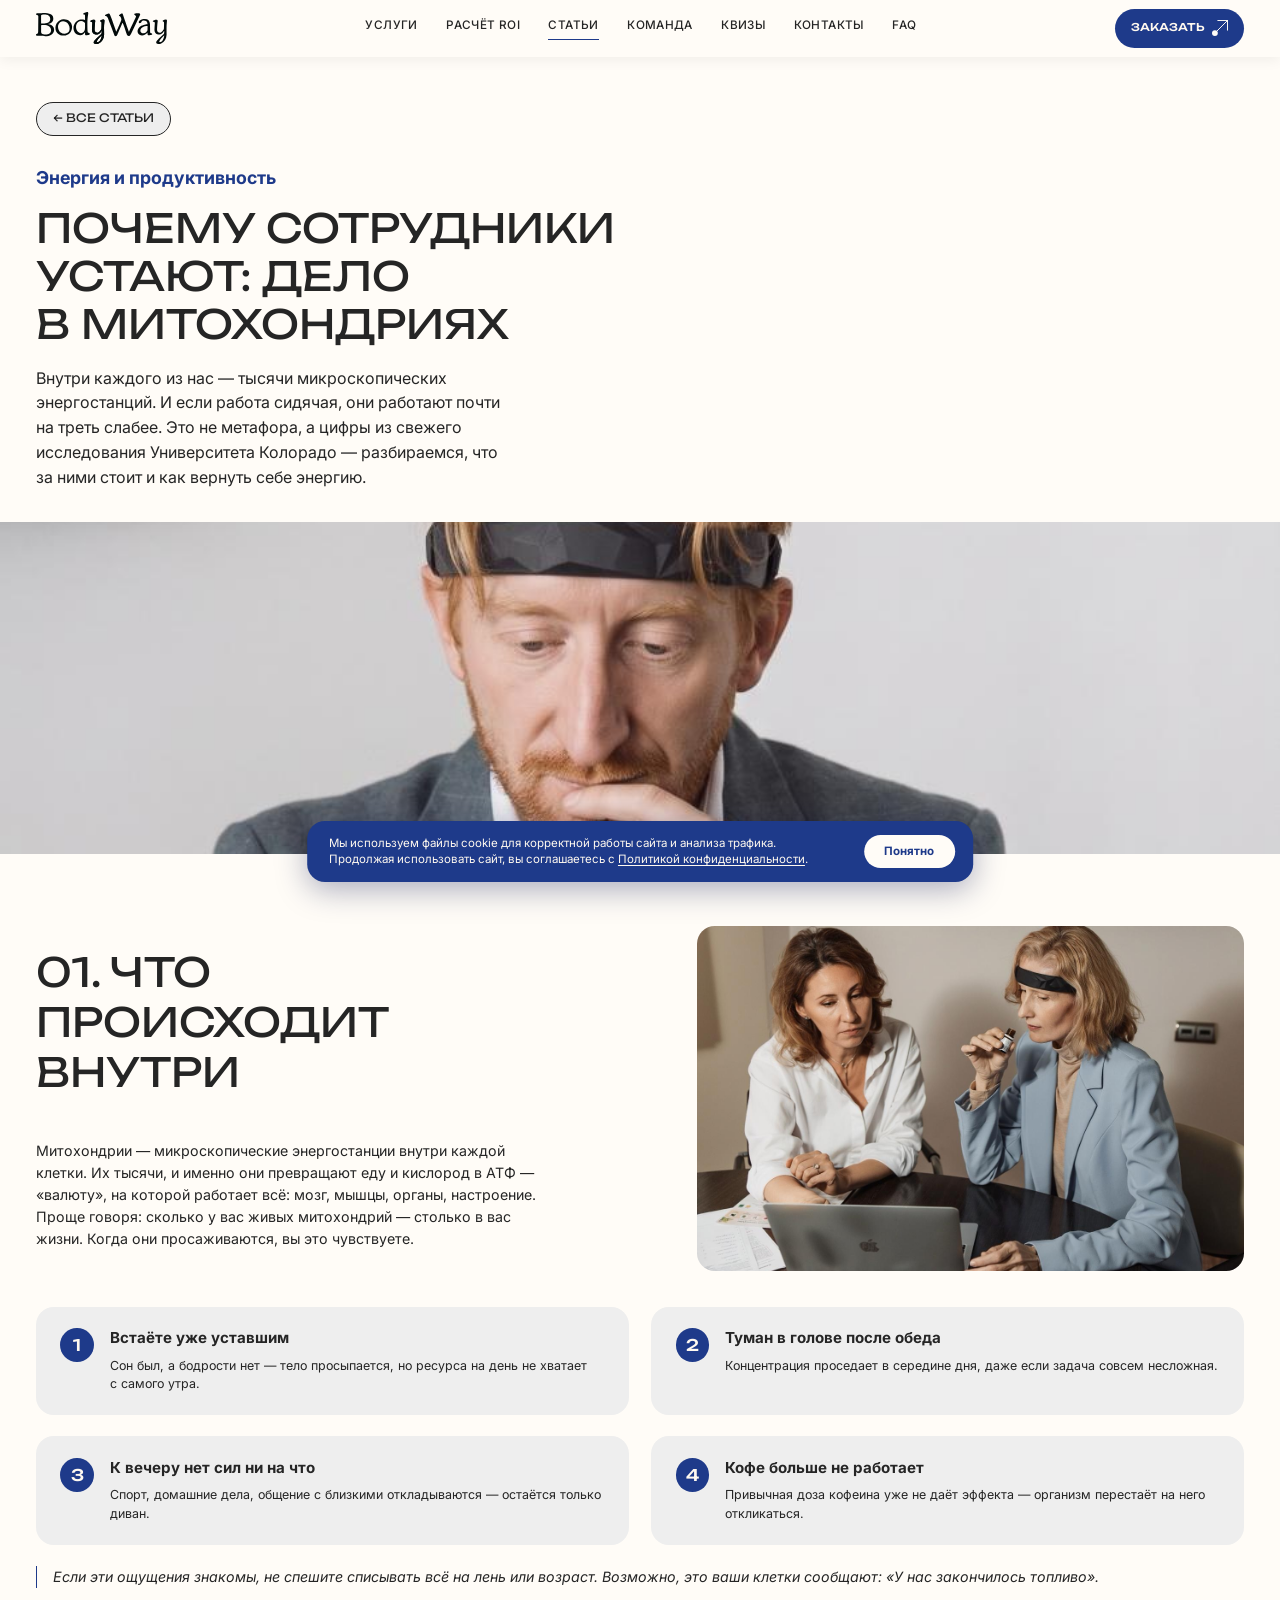
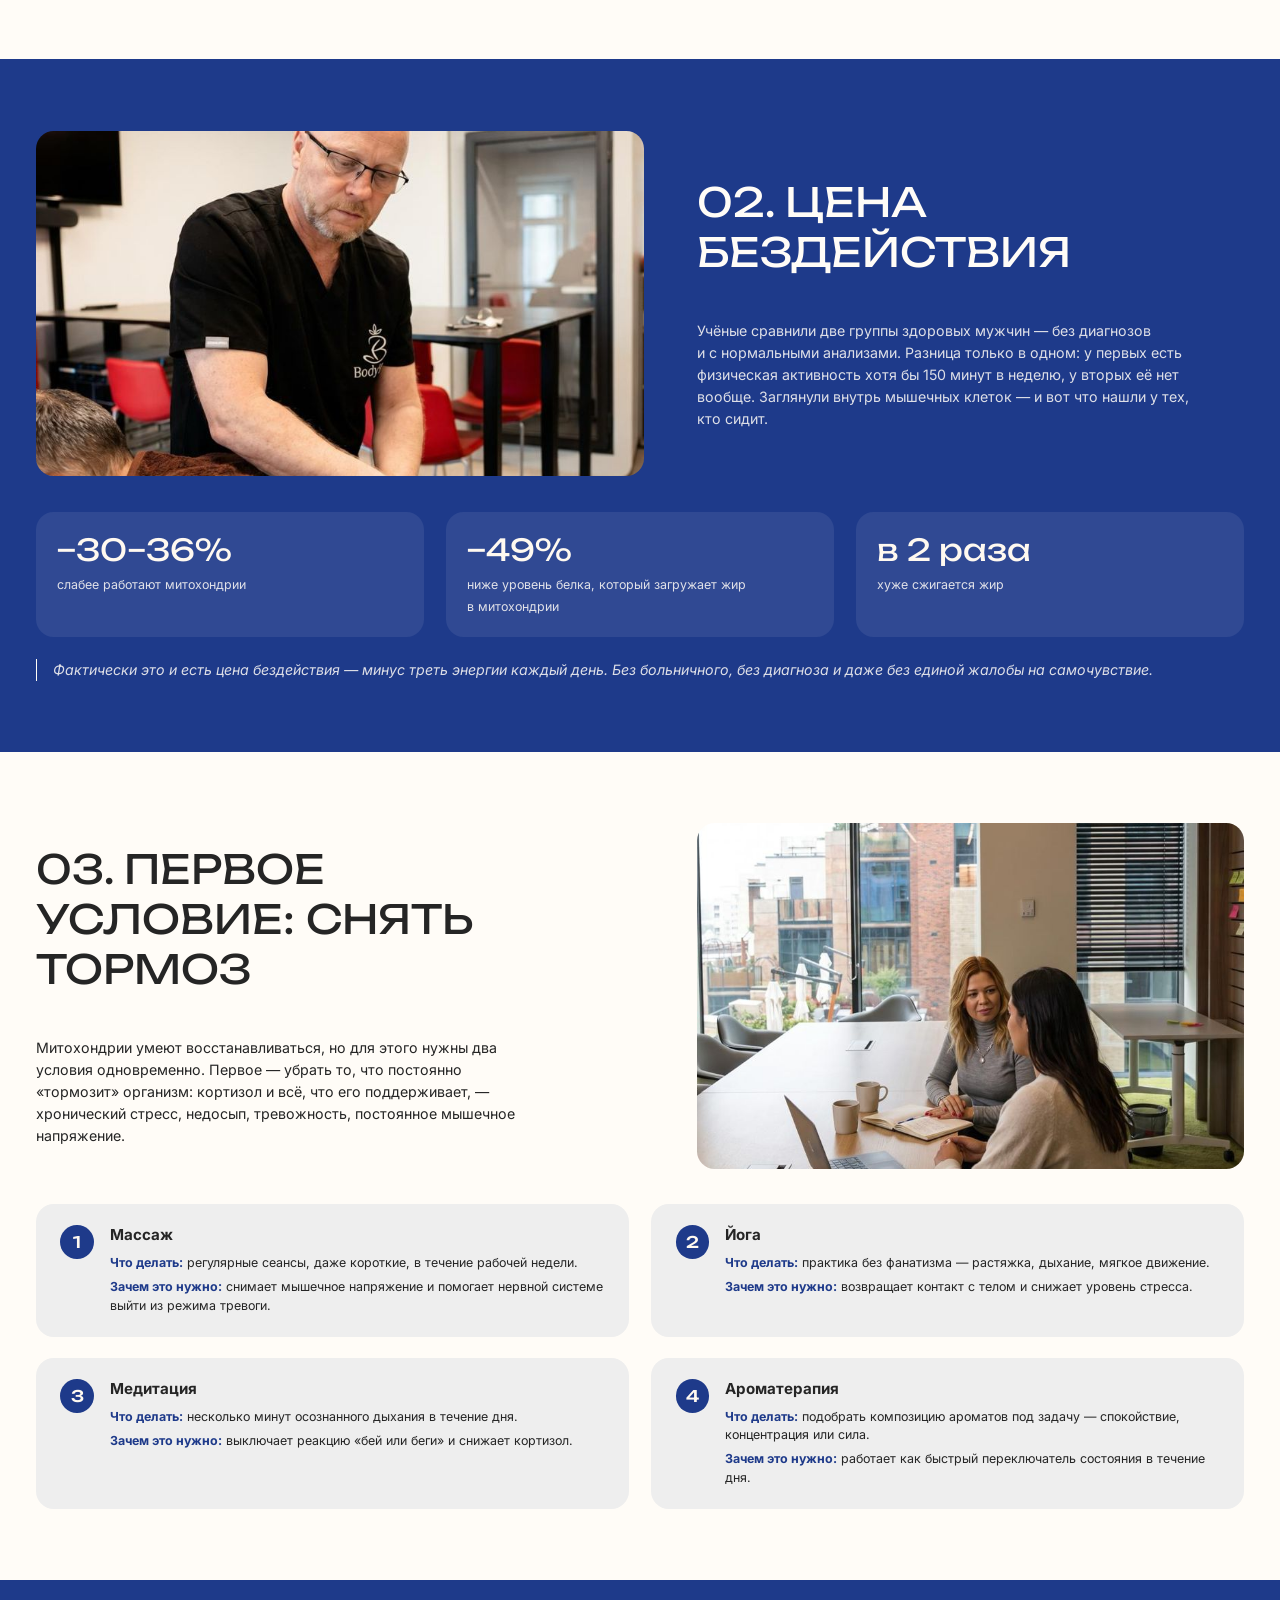
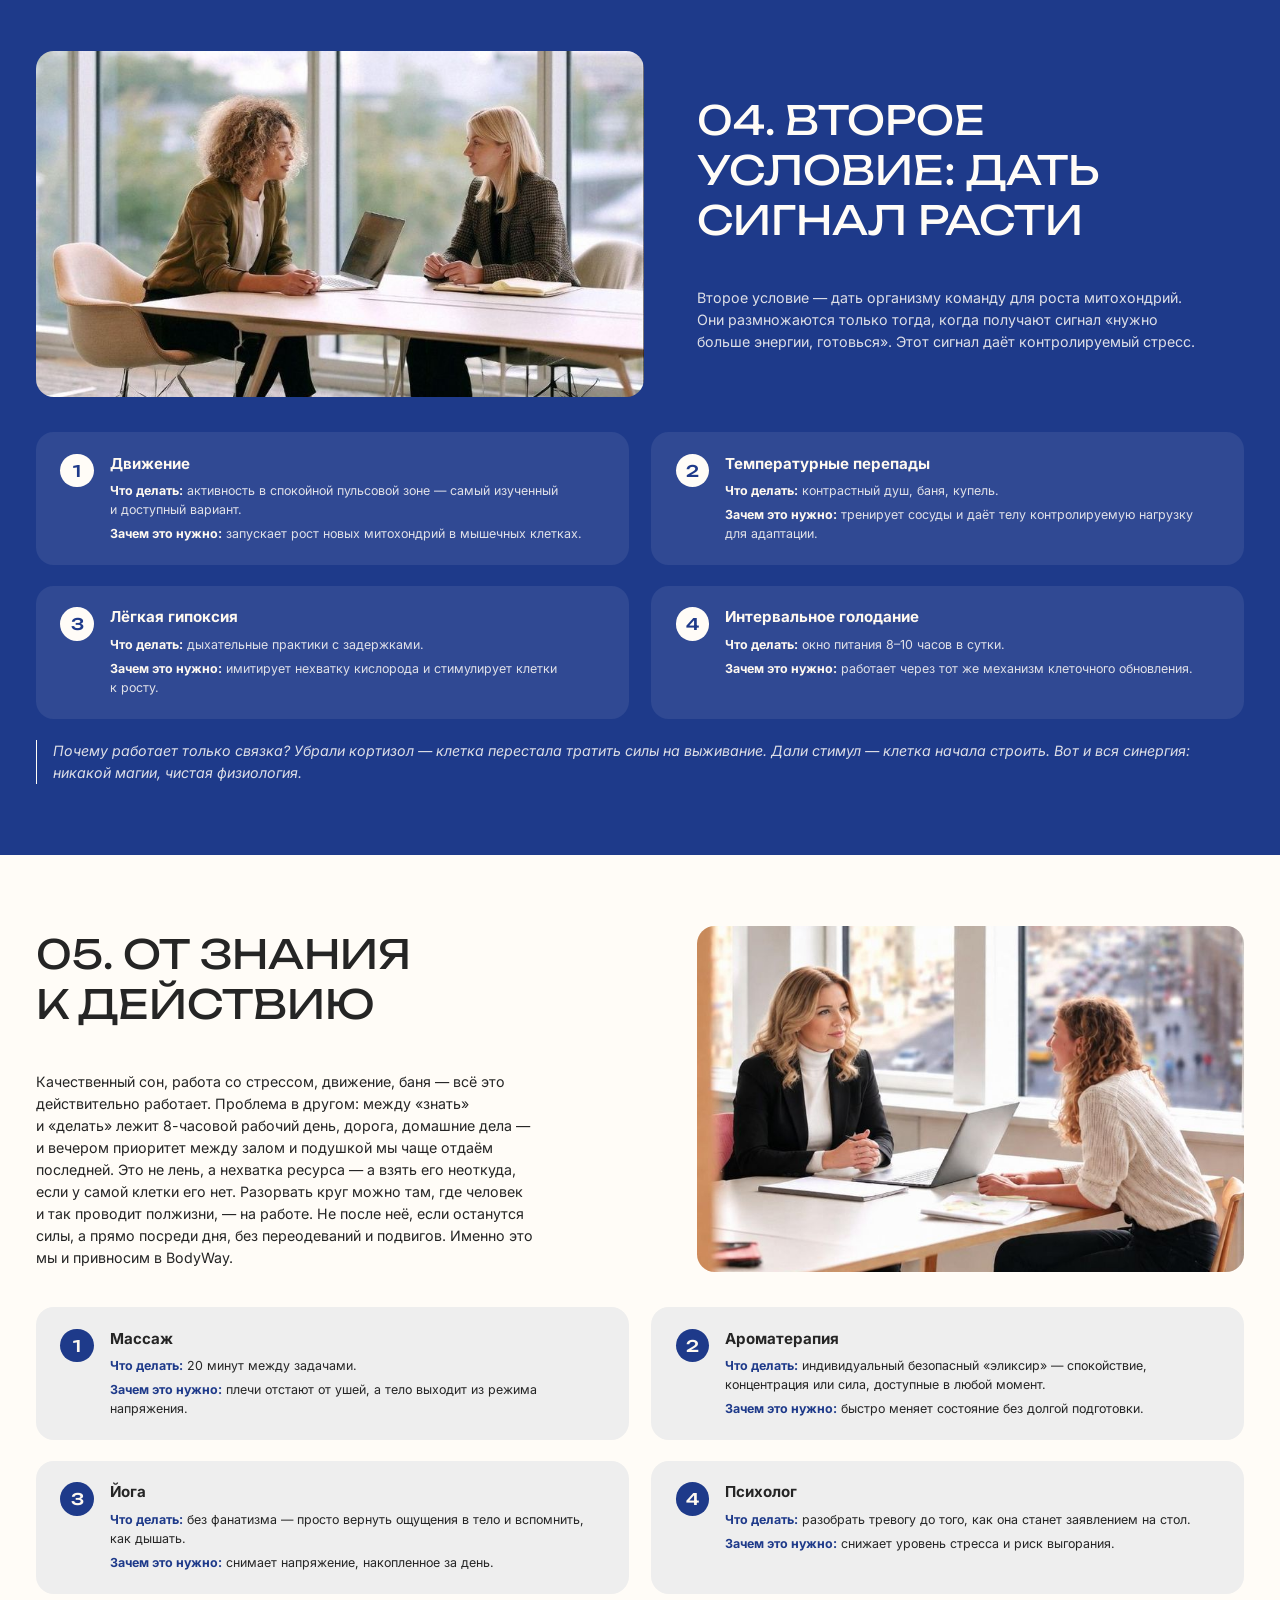
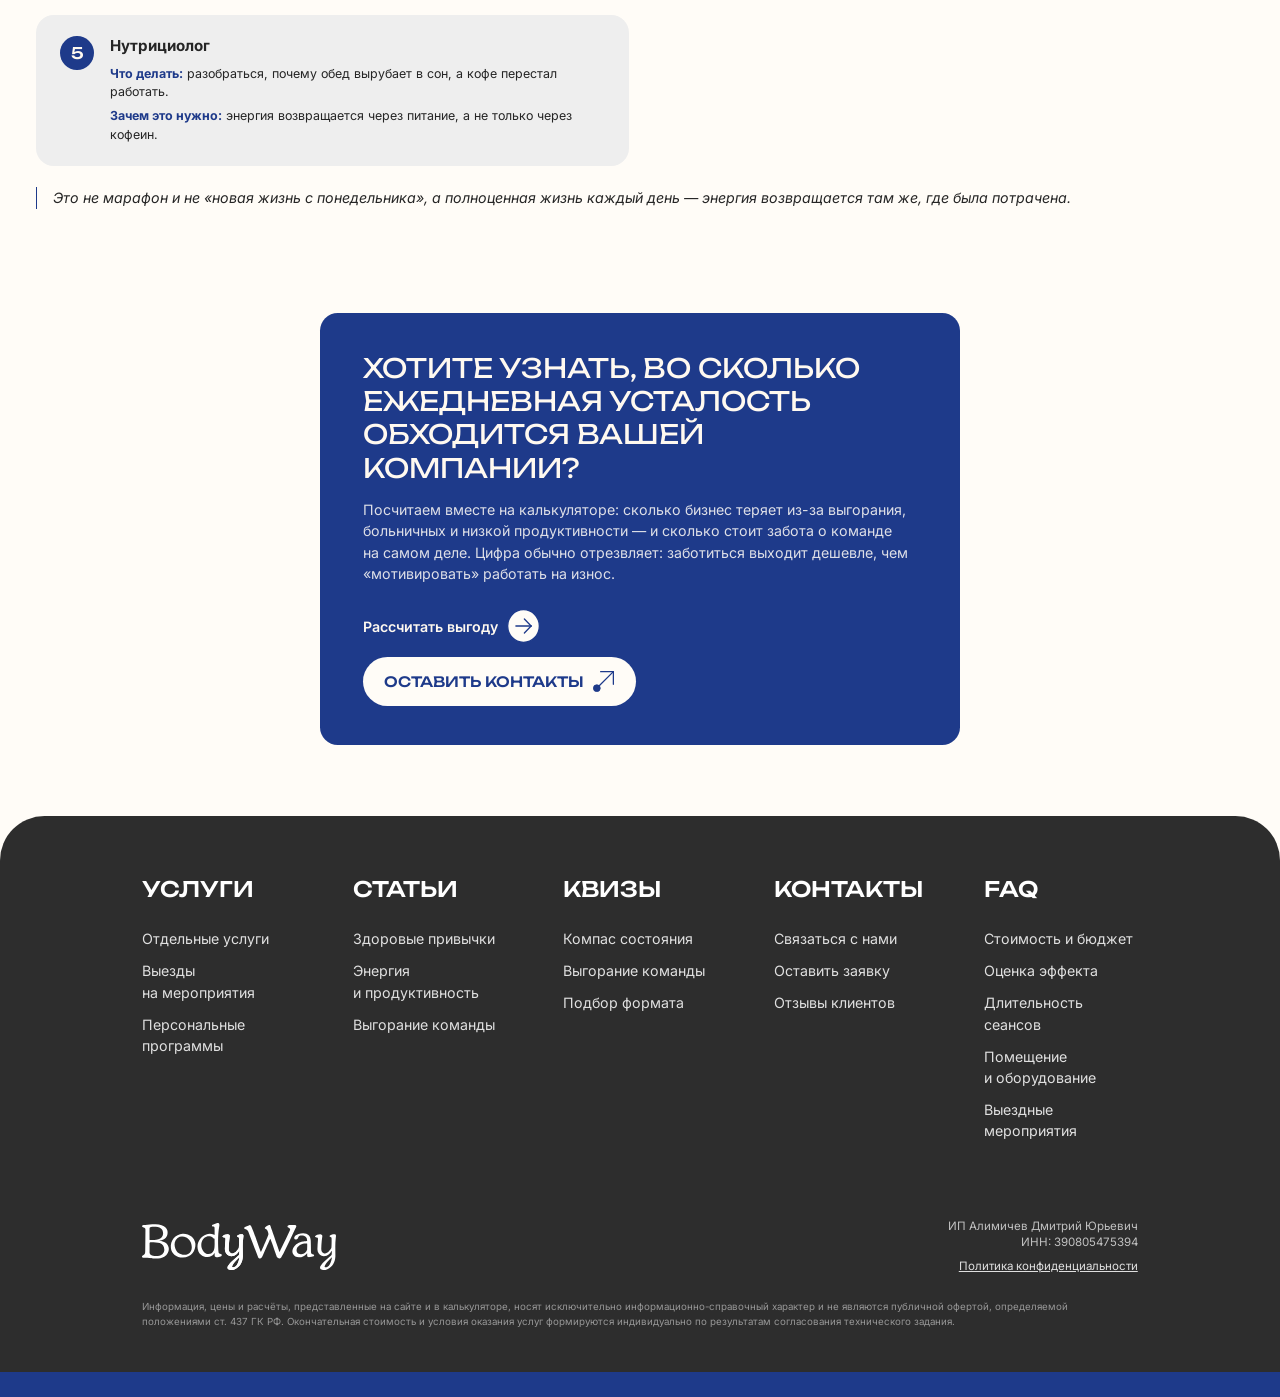
<file: statya-mitohondrii.html>
<!DOCTYPE html>
<html lang="ru">
<head>
<meta charset="UTF-8">
<meta name="viewport" content="width=device-width, initial-scale=1.0">
<link rel="icon" type="image/x-icon" href="assets/icons/favicon.ico">
<link rel="icon" type="image/png" sizes="32x32" href="assets/icons/favicon/favicon-32.png">
<link rel="icon" type="image/png" sizes="16x16" href="assets/icons/favicon/favicon-16.png">
<link rel="apple-touch-icon" sizes="180x180" href="assets/icons/favicon/favicon-180.png">
<title>Почему сотрудники устают: дело в митохондриях — BodyWay</title>
<link rel="preconnect" href="https://fonts.googleapis.com">
<link rel="preconnect" href="https://fonts.gstatic.com" crossorigin>
<link href="https://fonts.googleapis.com/css2?family=Inter:wght@400;500;600;700&family=Unbounded:wght@400;500&display=swap" rel="stylesheet">
<link rel="stylesheet" href="css/style.css?v=65">
<link rel="stylesheet" href="css/statya.css?v=12">
</head>
<body>

<header class="header">
  <div class="header__inner">
    <a href="index.html" class="header__logo">
      <img src="assets/icons/logo-black.svg" alt="BodyWay" class="header__logo-img">
    </a>

    <nav class="nav">
      <ul class="nav__list">
        <li class="nav__item nav__item--dropdown">
          <a href="uslugi.html" class="nav__link">Услуги</a>
          <ul class="dropdown">
            <li class="dropdown__item"><a href="uslugi.html#otdelnye" class="dropdown__link">Отдельные услуги</a></li>
            <li class="dropdown__item"><a href="uslugi.html#meropriyatiya" class="dropdown__link">Well-being сопровождение мероприятий</a></li>
            <li class="dropdown__item"><a href="uslugi.html#personalnye" class="dropdown__link">Персональные программы под&nbsp;ключ</a></li>
          </ul>
        </li>
        <li class="nav__item"><a href="calculator.html" class="nav__link">Расчёт ROI</a></li>
        <li class="nav__item nav__item--current"><a href="stati.html" class="nav__link">Статьи</a></li>
        <li class="nav__item"><a href="komanda.html" class="nav__link">Команда</a></li>
        <li class="nav__item"><a href="kvizy.html" class="nav__link">Квизы</a></li>
        <li class="nav__item"><a href="kontakty.html" class="nav__link">Контакты</a></li>
        <li class="nav__item"><a href="faq.html" class="nav__link">FAQ</a></li>
      </ul>
    </nav>

    <div class="header__right">
      <a href="kontakty.html" class="btn btn--navy">
        <span>Заказать</span>
        <img src="assets/icons/arrow-light.svg" alt="" class="btn__arrow">
      </a>
      <button type="button" class="header__burger" id="headerBurger" aria-label="Открыть меню" aria-expanded="false">
        <span></span>
        <span></span>
        <span></span>
      </button>
    </div>
  </div>

  <nav class="mobile-nav" id="mobileNav">
    <ul class="mobile-nav__list">
      <li class="mobile-nav__group">
        <a href="uslugi.html" class="mobile-nav__link">Услуги</a>
        <ul class="mobile-nav__sublist">
          <li><a href="uslugi.html#otdelnye" class="mobile-nav__sublink">Отдельные услуги</a></li>
          <li><a href="uslugi.html#meropriyatiya" class="mobile-nav__sublink">Well-being сопровождение мероприятий</a></li>
          <li><a href="uslugi.html#personalnye" class="mobile-nav__sublink">Персональные программы под&nbsp;ключ</a></li>
        </ul>
      </li>
      <li><a href="calculator.html" class="mobile-nav__link">Расчёт ROI</a></li>
      <li><a href="stati.html" class="mobile-nav__link mobile-nav__link--current">Статьи</a></li>
      <li><a href="komanda.html" class="mobile-nav__link">Команда</a></li>
      <li><a href="kvizy.html" class="mobile-nav__link">Квизы</a></li>
      <li><a href="kontakty.html" class="mobile-nav__link">Контакты</a></li>
      <li><a href="faq.html" class="mobile-nav__link">FAQ</a></li>
    </ul>
  </nav>
</header>

<main>

  <section class="article-hero">
    <div class="container article-hero__inner">
      <a href="stati.html" class="article-hero__back">
        <span>← Все статьи</span>
      </a>
      <span class="article-hero__tag">Энергия и&nbsp;продуктивность</span>
      <h1 class="article-hero__title">Почему сотрудники устают: дело в&nbsp;митохондриях</h1>
      <p class="article-hero__lead">Внутри каждого из&nbsp;нас — тысячи микроскопических энергостанций. И&nbsp;если работа сидячая, они работают почти на&nbsp;треть слабее. Это не&nbsp;метафора, а&nbsp;цифры из&nbsp;свежего исследования Университета Колорадо — разбираемся, что за&nbsp;ними стоит и&nbsp;как вернуть себе энергию.</p>
    </div>
    <div class="article-hero__media">
      <img src="assets/img/service-concentration-3.jpg" alt="" class="article-hero__img" style="object-position:50% 30%">
    </div>
  </section>

  <section class="section article-level article-level--light" id="level-1">
    <div class="container">
      <div class="article-level__head article-level__head--photo">
        <div class="article-level__text">
          <h2 class="section__title">01. Что происходит внутри</h2>
          <p class="article-level__intro">Митохондрии — микроскопические энергостанции внутри каждой клетки. Их тысячи, и&nbsp;именно они превращают еду и&nbsp;кислород в&nbsp;АТФ — «валюту», на&nbsp;которой работает всё: мозг, мышцы, органы, настроение. Проще говоря: сколько у&nbsp;вас живых митохондрий — столько в&nbsp;вас жизни. Когда они просаживаются, вы&nbsp;это чувствуете.</p>
        </div>
        <figure class="article-photo"><img src="assets/img/team-meeting.jpg" alt="" style="object-position:50% 45%"></figure>
      </div>

      <div class="article-steps">
        <div class="article-step">
          <span class="article-step__num">1</span>
          <div class="article-step__body">
            <h3 class="article-step__title">Встаёте уже уставшим</h3>
            <p class="article-step__text">Сон был, а&nbsp;бодрости нет — тело просыпается, но&nbsp;ресурса на&nbsp;день не&nbsp;хватает с&nbsp;самого утра.</p>
          </div>
        </div>

        <div class="article-step">
          <span class="article-step__num">2</span>
          <div class="article-step__body">
            <h3 class="article-step__title">Туман в&nbsp;голове после обеда</h3>
            <p class="article-step__text">Концентрация проседает в&nbsp;середине дня, даже если задача совсем несложная.</p>
          </div>
        </div>

        <div class="article-step">
          <span class="article-step__num">3</span>
          <div class="article-step__body">
            <h3 class="article-step__title">К&nbsp;вечеру нет сил ни&nbsp;на&nbsp;что</h3>
            <p class="article-step__text">Спорт, домашние дела, общение с&nbsp;близкими откладываются — остаётся только диван.</p>
          </div>
        </div>

        <div class="article-step">
          <span class="article-step__num">4</span>
          <div class="article-step__body">
            <h3 class="article-step__title">Кофе больше не&nbsp;работает</h3>
            <p class="article-step__text">Привычная доза кофеина уже не&nbsp;даёт эффекта — организм перестаёт на&nbsp;него откликаться.</p>
          </div>
        </div>
      </div>

      <p class="article-note">Если эти ощущения знакомы, не&nbsp;спешите списывать всё на&nbsp;лень или&nbsp;возраст. Возможно, это ваши клетки сообщают: «У&nbsp;нас закончилось топливо».</p>
    </div>
  </section>

  <section class="section article-level article-level--dark" id="level-2">
    <div class="container">
      <div class="article-level__head article-level__head--photo article-level__head--reverse">
        <div class="article-level__text">
          <h2 class="section__title section__title--light">02. Цена бездействия</h2>
          <p class="article-level__intro">Учёные сравнили две группы здоровых мужчин — без&nbsp;диагнозов и&nbsp;с&nbsp;нормальными анализами. Разница только в&nbsp;одном: у&nbsp;первых есть физическая активность хотя бы 150 минут в&nbsp;неделю, у&nbsp;вторых её нет вообще. Заглянули внутрь мышечных клеток — и&nbsp;вот что нашли у&nbsp;тех, кто сидит.</p>
        </div>
        <figure class="article-photo"><img src="assets/img/carousel-4.jpg" alt="" style="object-position:50% 48%"></figure>
      </div>

      <div class="article-stats">
        <div class="article-stat">
          <span class="article-stat__value">−30–36%</span>
          <span class="article-stat__label">слабее работают митохондрии</span>
        </div>
        <div class="article-stat">
          <span class="article-stat__value">−49%</span>
          <span class="article-stat__label">ниже уровень белка, который загружает жир в&nbsp;митохондрии</span>
        </div>
        <div class="article-stat">
          <span class="article-stat__value">в&nbsp;2 раза</span>
          <span class="article-stat__label">хуже сжигается жир</span>
        </div>
      </div>

      <p class="article-note">Фактически это и&nbsp;есть цена бездействия — минус треть энергии каждый день. Без&nbsp;больничного, без&nbsp;диагноза и&nbsp;даже без&nbsp;единой жалобы на&nbsp;самочувствие.</p>
    </div>
  </section>

  <section class="section article-level article-level--light" id="level-3">
    <div class="container">
      <div class="article-level__head article-level__head--photo">
        <div class="article-level__text">
          <h2 class="section__title">03. Первое условие: снять тормоз</h2>
          <p class="article-level__intro">Митохондрии умеют восстанавливаться, но&nbsp;для этого нужны два условия одновременно. Первое — убрать то, что постоянно «тормозит» организм: кортизол и&nbsp;всё, что его поддерживает, — хронический стресс, недосып, тревожность, постоянное мышечное напряжение.</p>
        </div>
        <figure class="article-photo"><img src="assets/img/carousel-2.jpg" alt="" style="object-position:50% 55%"></figure>
      </div>

      <div class="article-steps">
        <div class="article-step">
          <span class="article-step__num">1</span>
          <div class="article-step__body">
            <h3 class="article-step__title">Массаж</h3>
            <p class="article-step__text"><strong>Что делать:</strong> регулярные сеансы, даже короткие, в&nbsp;течение рабочей недели.</p>
            <p class="article-step__text"><strong>Зачем это нужно:</strong> снимает мышечное напряжение и&nbsp;помогает нервной системе выйти из&nbsp;режима тревоги.</p>
          </div>
        </div>

        <div class="article-step">
          <span class="article-step__num">2</span>
          <div class="article-step__body">
            <h3 class="article-step__title">Йога</h3>
            <p class="article-step__text"><strong>Что делать:</strong> практика без&nbsp;фанатизма — растяжка, дыхание, мягкое движение.</p>
            <p class="article-step__text"><strong>Зачем это нужно:</strong> возвращает контакт с&nbsp;телом и&nbsp;снижает уровень стресса.</p>
          </div>
        </div>

        <div class="article-step">
          <span class="article-step__num">3</span>
          <div class="article-step__body">
            <h3 class="article-step__title">Медитация</h3>
            <p class="article-step__text"><strong>Что делать:</strong> несколько минут осознанного дыхания в&nbsp;течение дня.</p>
            <p class="article-step__text"><strong>Зачем это нужно:</strong> выключает реакцию «бей или&nbsp;беги» и&nbsp;снижает кортизол.</p>
          </div>
        </div>

        <div class="article-step">
          <span class="article-step__num">4</span>
          <div class="article-step__body">
            <h3 class="article-step__title">Ароматерапия</h3>
            <p class="article-step__text"><strong>Что делать:</strong> подобрать композицию ароматов под&nbsp;задачу — спокойствие, концентрация или&nbsp;сила.</p>
            <p class="article-step__text"><strong>Зачем это нужно:</strong> работает как&nbsp;быстрый переключатель состояния в&nbsp;течение дня.</p>
          </div>
        </div>
      </div>
    </div>
  </section>

  <section class="section article-level article-level--dark" id="level-4">
    <div class="container">
      <div class="article-level__head article-level__head--photo article-level__head--reverse">
        <div class="article-level__text">
          <h2 class="section__title section__title--light">04. Второе условие: дать сигнал расти</h2>
          <p class="article-level__intro">Второе условие — дать организму команду для&nbsp;роста митохондрий. Они размножаются только тогда, когда получают сигнал «нужно больше энергии, готовься». Этот сигнал даёт контролируемый стресс.</p>
        </div>
        <figure class="article-photo"><img src="assets/img/carousel-6.jpg" alt="" style="object-position:50% 55%"></figure>
      </div>

      <div class="article-steps">
        <div class="article-step">
          <span class="article-step__num">1</span>
          <div class="article-step__body">
            <h3 class="article-step__title">Движение</h3>
            <p class="article-step__text"><strong>Что делать:</strong> активность в&nbsp;спокойной пульсовой зоне — самый изученный и&nbsp;доступный вариант.</p>
            <p class="article-step__text"><strong>Зачем это нужно:</strong> запускает рост новых митохондрий в&nbsp;мышечных клетках.</p>
          </div>
        </div>

        <div class="article-step">
          <span class="article-step__num">2</span>
          <div class="article-step__body">
            <h3 class="article-step__title">Температурные перепады</h3>
            <p class="article-step__text"><strong>Что делать:</strong> контрастный душ, баня, купель.</p>
            <p class="article-step__text"><strong>Зачем это нужно:</strong> тренирует сосуды и&nbsp;даёт телу контролируемую нагрузку для&nbsp;адаптации.</p>
          </div>
        </div>

        <div class="article-step">
          <span class="article-step__num">3</span>
          <div class="article-step__body">
            <h3 class="article-step__title">Лёгкая гипоксия</h3>
            <p class="article-step__text"><strong>Что делать:</strong> дыхательные практики с&nbsp;задержками.</p>
            <p class="article-step__text"><strong>Зачем это нужно:</strong> имитирует нехватку кислорода и&nbsp;стимулирует клетки к&nbsp;росту.</p>
          </div>
        </div>

        <div class="article-step">
          <span class="article-step__num">4</span>
          <div class="article-step__body">
            <h3 class="article-step__title">Интервальное голодание</h3>
            <p class="article-step__text"><strong>Что делать:</strong> окно питания 8–10 часов в&nbsp;сутки.</p>
            <p class="article-step__text"><strong>Зачем это нужно:</strong> работает через тот&nbsp;же механизм клеточного обновления.</p>
          </div>
        </div>
      </div>

      <p class="article-note">Почему работает только связка? Убрали кортизол — клетка перестала тратить силы на&nbsp;выживание. Дали стимул — клетка начала строить. Вот и&nbsp;вся синергия: никакой магии, чистая физиология.</p>
    </div>
  </section>

  <section class="section article-level article-level--light" id="level-5">
    <div class="container">
      <div class="article-level__head article-level__head--photo">
        <div class="article-level__text">
          <h2 class="section__title">05. От&nbsp;знания к&nbsp;действию</h2>
          <p class="article-level__intro">Качественный сон, работа со&nbsp;стрессом, движение, баня — всё это действительно работает. Проблема в&nbsp;другом: между «знать» и&nbsp;«делать» лежит 8-часовой рабочий день, дорога, домашние дела — и&nbsp;вечером приоритет между залом и&nbsp;подушкой мы&nbsp;чаще отдаём последней. Это не&nbsp;лень, а&nbsp;нехватка ресурса — а&nbsp;взять его неоткуда, если у&nbsp;самой клетки его нет. Разорвать круг можно там, где человек и&nbsp;так проводит полжизни, — на&nbsp;работе. Не&nbsp;после неё, если останутся силы, а&nbsp;прямо посреди дня, без&nbsp;переодеваний и&nbsp;подвигов. Именно это мы&nbsp;и&nbsp;привносим в&nbsp;BodyWay.</p>
        </div>
        <figure class="article-photo"><img src="assets/img/carousel-5.jpg" alt="" style="object-position:50% 35%"></figure>
      </div>

      <div class="article-steps">
        <div class="article-step">
          <span class="article-step__num">1</span>
          <div class="article-step__body">
            <h3 class="article-step__title">Массаж</h3>
            <p class="article-step__text"><strong>Что делать:</strong> 20 минут между задачами.</p>
            <p class="article-step__text"><strong>Зачем это нужно:</strong> плечи отстают от&nbsp;ушей, а&nbsp;тело выходит из&nbsp;режима напряжения.</p>
          </div>
        </div>

        <div class="article-step">
          <span class="article-step__num">2</span>
          <div class="article-step__body">
            <h3 class="article-step__title">Ароматерапия</h3>
            <p class="article-step__text"><strong>Что делать:</strong> индивидуальный безопасный «эликсир» — спокойствие, концентрация или&nbsp;сила, доступные в&nbsp;любой момент.</p>
            <p class="article-step__text"><strong>Зачем это нужно:</strong> быстро меняет состояние без&nbsp;долгой подготовки.</p>
          </div>
        </div>

        <div class="article-step">
          <span class="article-step__num">3</span>
          <div class="article-step__body">
            <h3 class="article-step__title">Йога</h3>
            <p class="article-step__text"><strong>Что делать:</strong> без&nbsp;фанатизма — просто вернуть ощущения в&nbsp;тело и&nbsp;вспомнить, как&nbsp;дышать.</p>
            <p class="article-step__text"><strong>Зачем это нужно:</strong> снимает напряжение, накопленное за&nbsp;день.</p>
          </div>
        </div>

        <div class="article-step">
          <span class="article-step__num">4</span>
          <div class="article-step__body">
            <h3 class="article-step__title">Психолог</h3>
            <p class="article-step__text"><strong>Что делать:</strong> разобрать тревогу до&nbsp;того, как&nbsp;она станет заявлением на&nbsp;стол.</p>
            <p class="article-step__text"><strong>Зачем это нужно:</strong> снижает уровень стресса и&nbsp;риск выгорания.</p>
          </div>
        </div>

        <div class="article-step">
          <span class="article-step__num">5</span>
          <div class="article-step__body">
            <h3 class="article-step__title">Нутрициолог</h3>
            <p class="article-step__text"><strong>Что делать:</strong> разобраться, почему обед вырубает в&nbsp;сон, а&nbsp;кофе перестал работать.</p>
            <p class="article-step__text"><strong>Зачем это нужно:</strong> энергия возвращается через питание, а&nbsp;не&nbsp;только через кофеин.</p>
          </div>
        </div>
      </div>

      <p class="article-note">Это не&nbsp;марафон и&nbsp;не&nbsp;«новая жизнь с&nbsp;понедельника», а&nbsp;полноценная жизнь каждый день — энергия возвращается там&nbsp;же, где была потрачена.</p>
    </div>
  </section>

  <section class="section article-cta">
    <div class="container">
      <div class="article-cta__box">
        <h2 class="article-cta__title">Хотите узнать, во&nbsp;сколько ежедневная усталость обходится вашей компании?</h2>
        <p class="article-cta__text">Посчитаем вместе на&nbsp;калькуляторе: сколько бизнес теряет из-за&nbsp;выгорания, больничных и&nbsp;низкой продуктивности — и&nbsp;сколько стоит забота о&nbsp;команде на&nbsp;самом деле. Цифра обычно отрезвляет: заботиться выходит дешевле, чем «мотивировать» работать на&nbsp;износ.</p>
        <div class="article-cta__actions">
          <a href="calculator.html" class="service__link">
            <span>Рассчитать выгоду</span>
            <img src="assets/icons/icon-link-arrow.svg" alt="" class="service__link-icon">
          </a>
          <a href="kontakty.html" class="btn btn--cream">
            <span>Оставить контакты</span>
            <img src="assets/icons/arrow-dark.svg" alt="" class="btn__arrow">
          </a>
        </div>
      </div>
    </div>
  </section>

</main>

<footer class="footer">
  <div class="container">
    <div class="footer__columns">
      <div class="footer__col">
        <h5 class="footer__heading">Услуги</h5>
        <a href="uslugi.html#otdelnye" class="footer__link">Отдельные услуги</a>
        <a href="uslugi.html#meropriyatiya" class="footer__link">Выезды на&nbsp;мероприятия</a>
        <a href="uslugi.html#personalnye" class="footer__link">Персональные программы</a>
      </div>
      <div class="footer__col">
        <h5 class="footer__heading">Статьи</h5>
        <a href="statya-privychki.html" class="footer__link">Здоровые привычки</a>
        <a href="statya-mitohondrii.html" class="footer__link">Энергия и&nbsp;продуктивность</a>
        <a href="stati.html" class="footer__link">Выгорание команды</a>
      </div>
      <div class="footer__col">
        <h5 class="footer__heading">Квизы</h5>
        <a href="kvizy.html" class="footer__link">Компас состояния</a>
        <a href="kvizy.html" class="footer__link">Выгорание команды</a>
        <a href="kvizy.html" class="footer__link">Подбор формата</a>
      </div>
      <div class="footer__col">
        <h5 class="footer__heading">Контакты</h5>
        <a href="kontakty.html" class="footer__link">Связаться с&nbsp;нами</a>
        <a href="kontakty.html#request-form" class="footer__link">Оставить заявку</a>
        <a href="kontakty.html#reviews" class="footer__link">Отзывы клиентов</a>
      </div>
      <div class="footer__col">
        <h5 class="footer__heading">FAQ</h5>
        <a href="faq.html" class="footer__link">Стоимость и&nbsp;бюджет</a>
        <a href="faq.html" class="footer__link">Оценка эффекта</a>
        <a href="faq.html" class="footer__link">Длительность сеансов</a>
        <a href="faq.html" class="footer__link">Помещение и&nbsp;оборудование</a>
        <a href="faq.html" class="footer__link">Выездные мероприятия</a>
      </div>
    </div>

    <div class="footer__bottom">
      <img src="assets/icons/logo-white.svg" alt="BodyWay" class="footer__logo">
      <div class="footer__legal">
        <p class="footer__legal-text">ИП Алимичев Дмитрий Юрьевич<br>ИНН: 390805475394</p>
        <a href="policy.html" class="footer__legal-link">Политика конфиденциальности</a>
      </div>
    </div>
    <p class="footer__disclaimer">Информация, цены и&nbsp;расчёты, представленные на&nbsp;сайте и&nbsp;в&nbsp;калькуляторе, носят исключительно информационно-справочный характер и&nbsp;не&nbsp;являются публичной офертой, определяемой положениями ст.&nbsp;437 ГК&nbsp;РФ. Окончательная стоимость и&nbsp;условия оказания услуг формируются индивидуально по&nbsp;результатам согласования технического задания.</p>
  </div>
  <div class="footer__stripe"></div>
</footer>

<script src="js/main.js?v=26"></script>
</body>
</html>
</file>
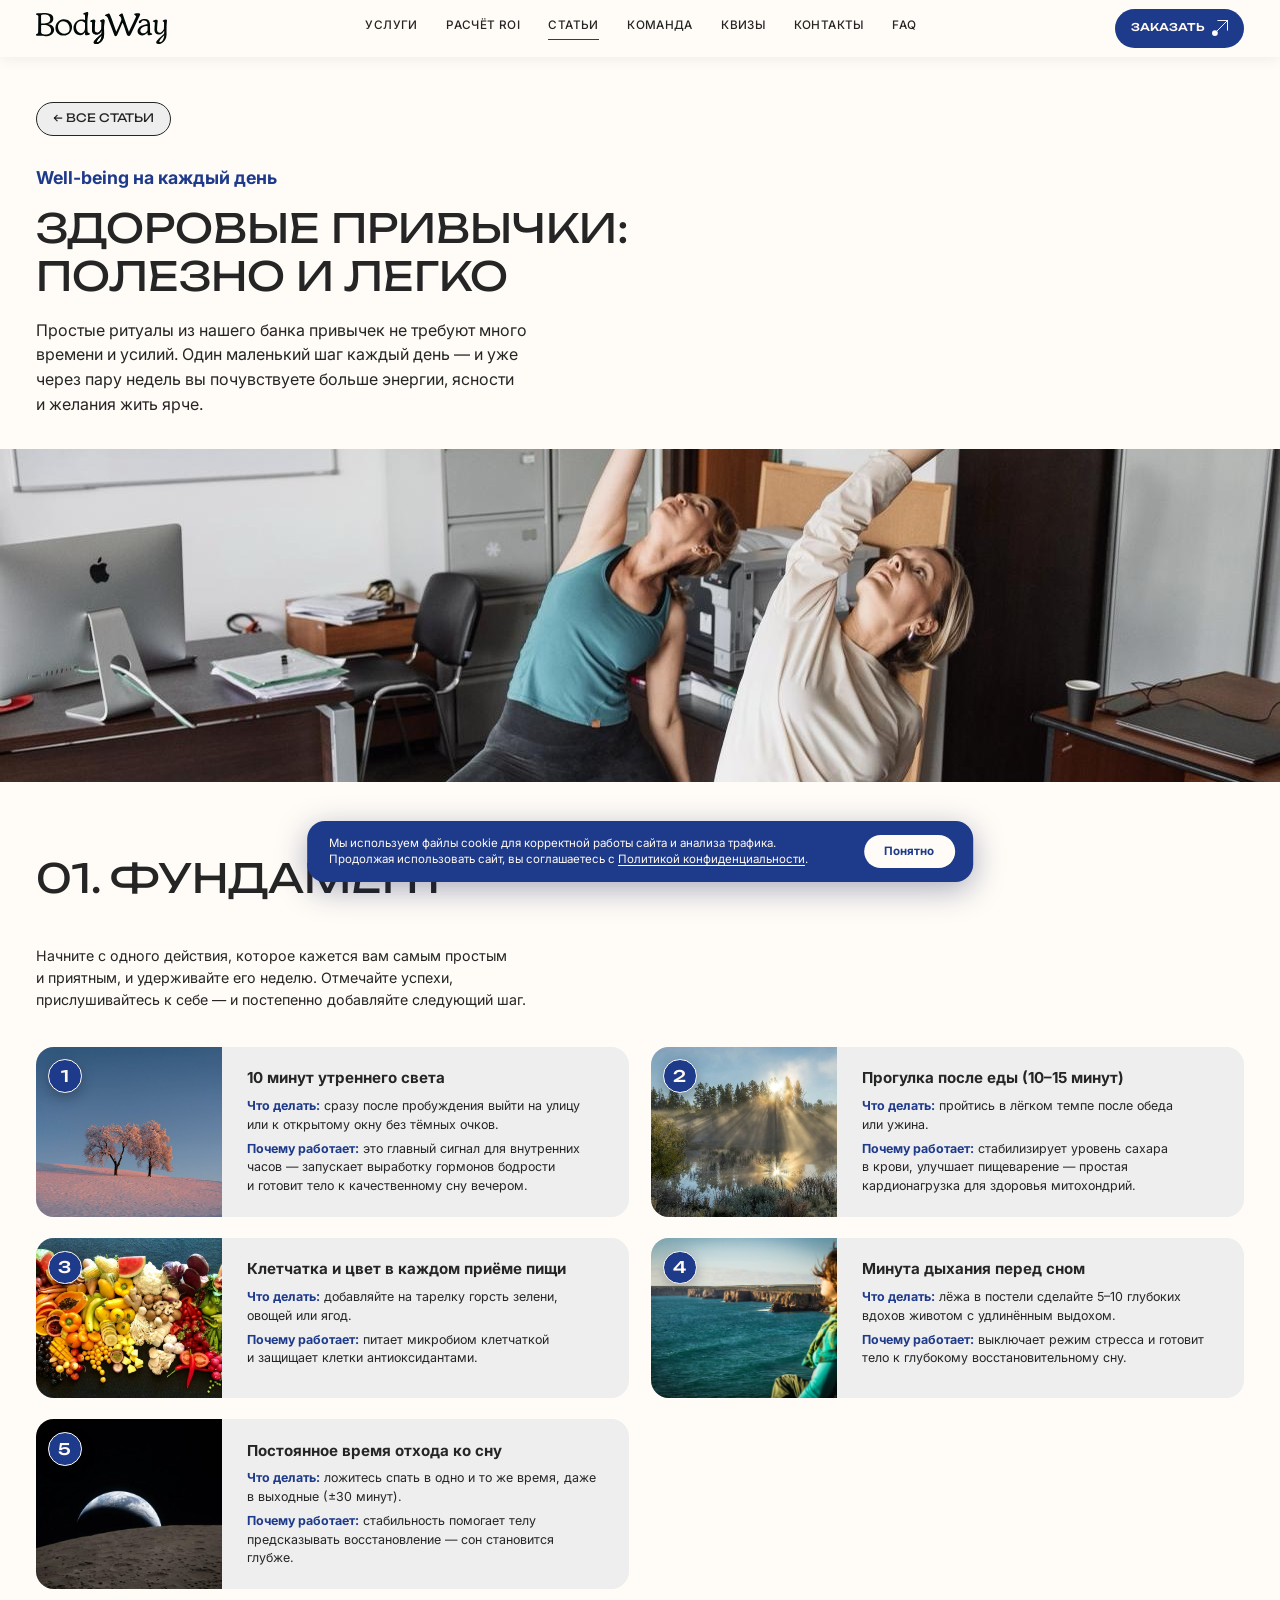
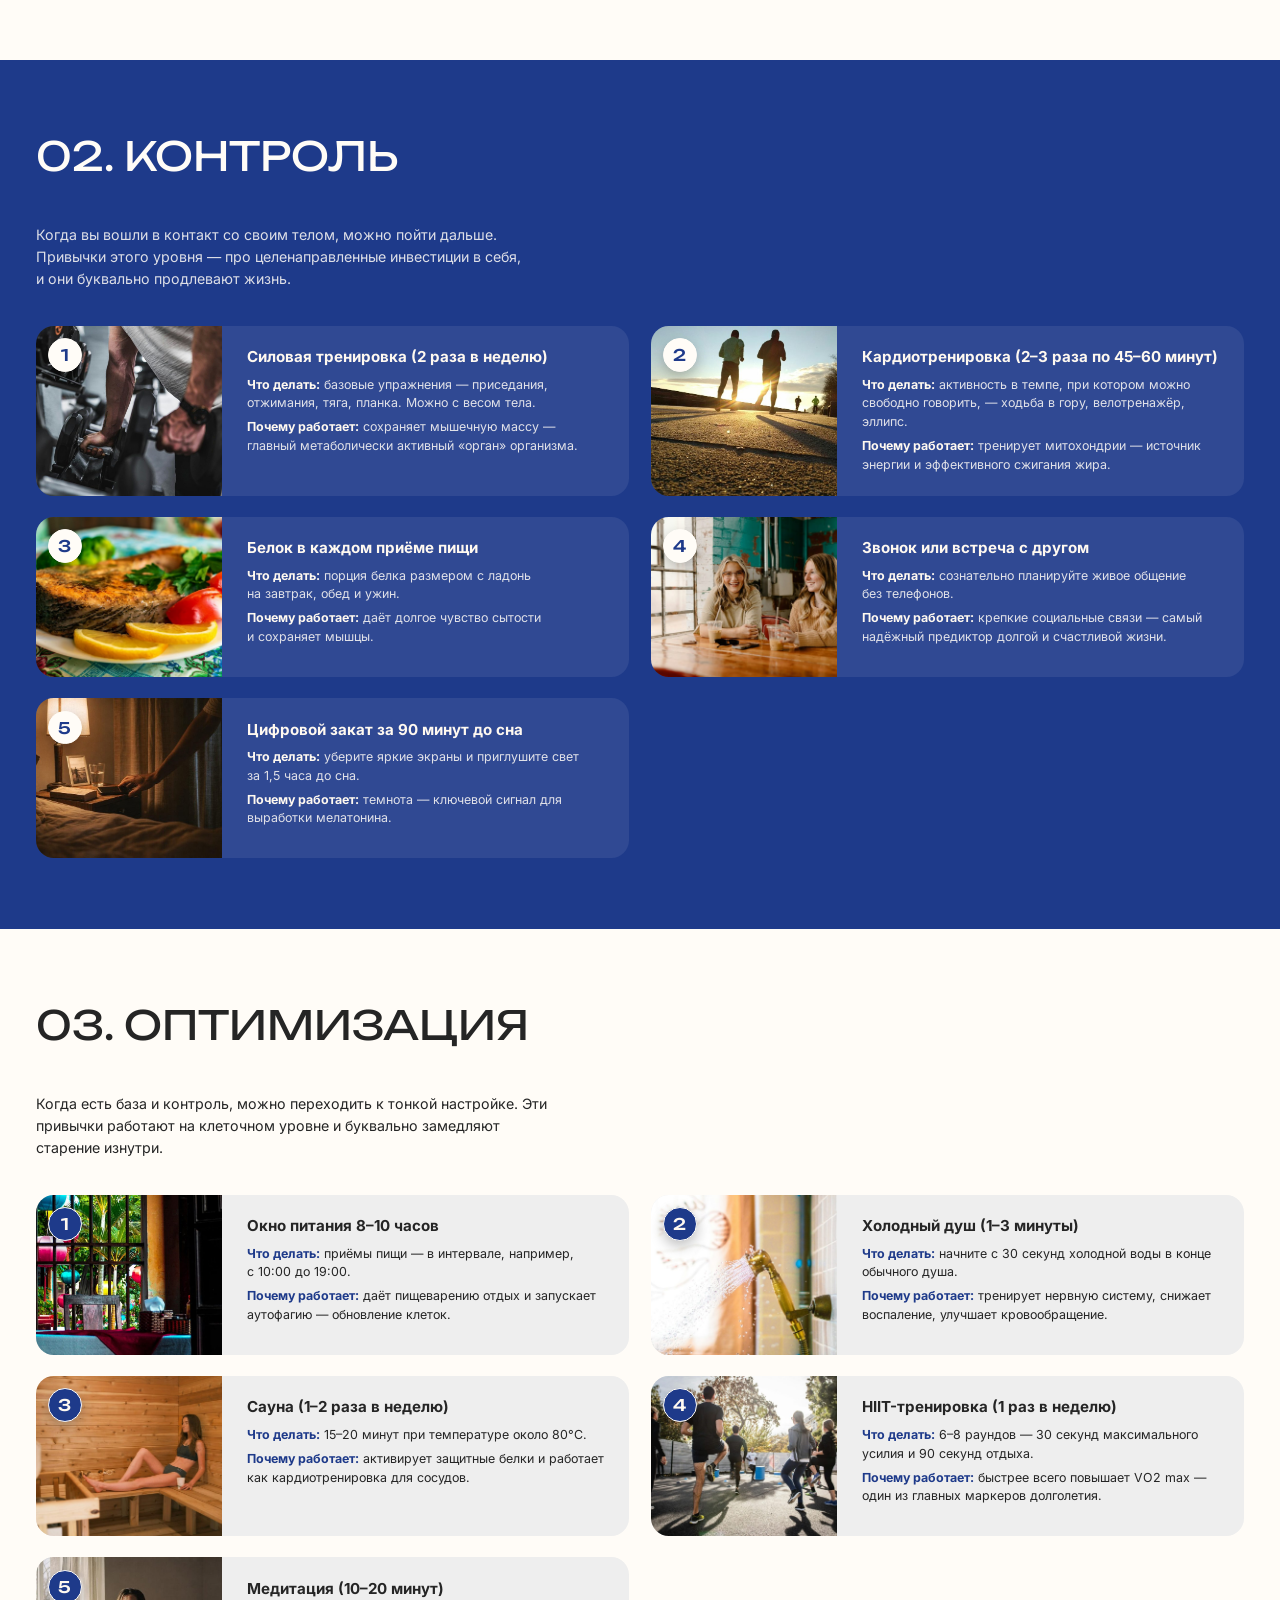
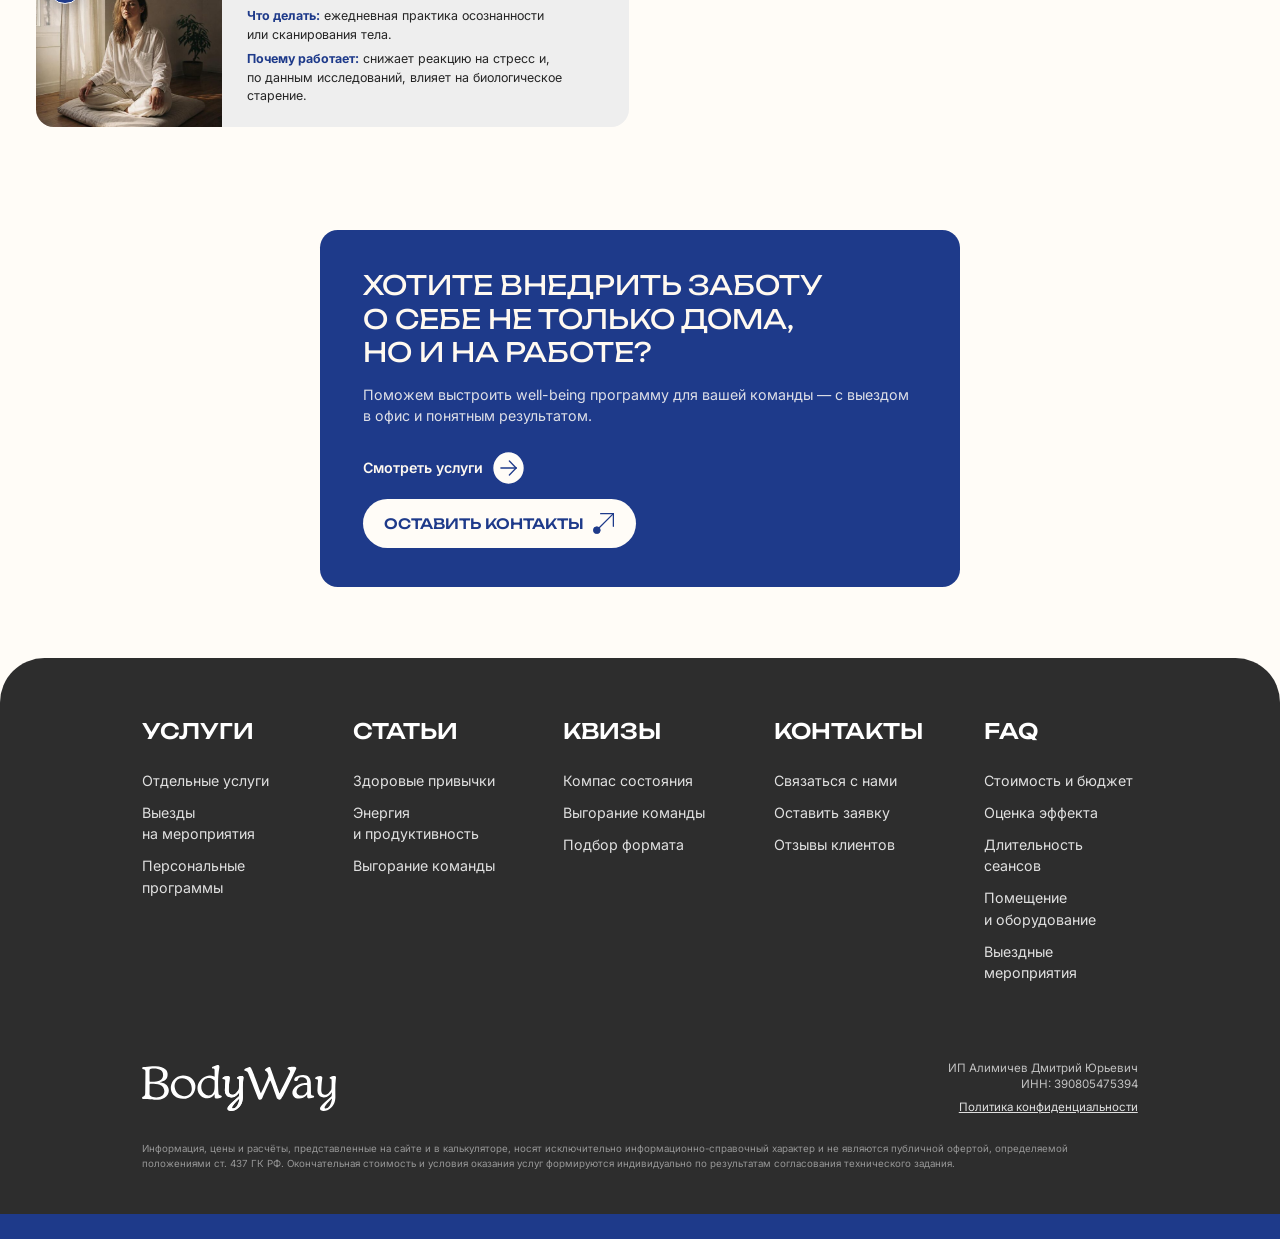
<file: statya-privychki.html>
<!DOCTYPE html>
<html lang="ru">
<head>
<meta charset="UTF-8">
<meta name="viewport" content="width=device-width, initial-scale=1.0">
<link rel="icon" type="image/x-icon" href="assets/icons/favicon.ico">
<link rel="icon" type="image/png" sizes="32x32" href="assets/icons/favicon/favicon-32.png">
<link rel="icon" type="image/png" sizes="16x16" href="assets/icons/favicon/favicon-16.png">
<link rel="apple-touch-icon" sizes="180x180" href="assets/icons/favicon/favicon-180.png">
<title>Здоровые привычки: полезно и легко — BodyWay</title>
<link rel="preconnect" href="https://fonts.googleapis.com">
<link rel="preconnect" href="https://fonts.gstatic.com" crossorigin>
<link href="https://fonts.googleapis.com/css2?family=Inter:wght@400;500;600;700&family=Unbounded:wght@400;500&display=swap" rel="stylesheet">
<link rel="stylesheet" href="css/style.css?v=65">
<link rel="stylesheet" href="css/statya.css?v=12">
</head>
<body>

<header class="header">
  <div class="header__inner">
    <a href="index.html" class="header__logo">
      <img src="assets/icons/logo-black.svg" alt="BodyWay" class="header__logo-img">
    </a>

    <nav class="nav">
      <ul class="nav__list">
        <li class="nav__item nav__item--dropdown">
          <a href="uslugi.html" class="nav__link">Услуги</a>
          <ul class="dropdown">
            <li class="dropdown__item"><a href="uslugi.html#otdelnye" class="dropdown__link">Отдельные услуги</a></li>
            <li class="dropdown__item"><a href="uslugi.html#meropriyatiya" class="dropdown__link">Well-being сопровождение мероприятий</a></li>
            <li class="dropdown__item"><a href="uslugi.html#personalnye" class="dropdown__link">Персональные программы под&nbsp;ключ</a></li>
          </ul>
        </li>
        <li class="nav__item"><a href="calculator.html" class="nav__link">Расчёт ROI</a></li>
        <li class="nav__item nav__item--current"><a href="stati.html" class="nav__link">Статьи</a></li>
        <li class="nav__item"><a href="komanda.html" class="nav__link">Команда</a></li>
        <li class="nav__item"><a href="kvizy.html" class="nav__link">Квизы</a></li>
        <li class="nav__item"><a href="kontakty.html" class="nav__link">Контакты</a></li>
        <li class="nav__item"><a href="faq.html" class="nav__link">FAQ</a></li>
      </ul>
    </nav>

    <div class="header__right">
      <a href="kontakty.html" class="btn btn--navy">
        <span>Заказать</span>
        <img src="assets/icons/arrow-light.svg" alt="" class="btn__arrow">
      </a>
      <button type="button" class="header__burger" id="headerBurger" aria-label="Открыть меню" aria-expanded="false">
        <span></span>
        <span></span>
        <span></span>
      </button>
    </div>
  </div>

  <nav class="mobile-nav" id="mobileNav">
    <ul class="mobile-nav__list">
      <li class="mobile-nav__group">
        <a href="uslugi.html" class="mobile-nav__link">Услуги</a>
        <ul class="mobile-nav__sublist">
          <li><a href="uslugi.html#otdelnye" class="mobile-nav__sublink">Отдельные услуги</a></li>
          <li><a href="uslugi.html#meropriyatiya" class="mobile-nav__sublink">Well-being сопровождение мероприятий</a></li>
          <li><a href="uslugi.html#personalnye" class="mobile-nav__sublink">Персональные программы под&nbsp;ключ</a></li>
        </ul>
      </li>
      <li><a href="calculator.html" class="mobile-nav__link">Расчёт ROI</a></li>
      <li><a href="stati.html" class="mobile-nav__link mobile-nav__link--current">Статьи</a></li>
      <li><a href="komanda.html" class="mobile-nav__link">Команда</a></li>
      <li><a href="kvizy.html" class="mobile-nav__link">Квизы</a></li>
      <li><a href="kontakty.html" class="mobile-nav__link">Контакты</a></li>
      <li><a href="faq.html" class="mobile-nav__link">FAQ</a></li>
    </ul>
  </nav>
</header>

<main>

  <section class="article-hero">
    <div class="container article-hero__inner">
      <a href="stati.html" class="article-hero__back">
        <span>← Все статьи</span>
      </a>
      <span class="article-hero__tag">Well-being на&nbsp;каждый день</span>
      <h1 class="article-hero__title">Здоровые привычки: полезно и&nbsp;легко</h1>
      <p class="article-hero__lead">Простые ритуалы из&nbsp;нашего банка привычек не&nbsp;требуют много времени и&nbsp;усилий. Один маленький шаг каждый день — и&nbsp;уже через пару недель вы почувствуете больше энергии, ясности и&nbsp;желания жить ярче.</p>
    </div>
    <div class="article-hero__media">
      <img src="assets/img/yoga-block.jpg" alt="" class="article-hero__img" style="object-position:50% 45%">
    </div>
  </section>

  <section class="section article-level article-level--light" id="level-1">
    <div class="container">
      <div class="article-level__head">
        <h2 class="section__title">01. Фундамент</h2>
        <p class="article-level__intro">Начните с&nbsp;одного действия, которое кажется вам самым простым и&nbsp;приятным, и&nbsp;удерживайте его неделю. Отмечайте успехи, прислушивайтесь к&nbsp;себе — и&nbsp;постепенно добавляйте следующий шаг.</p>
      </div>

      <div class="article-steps">
        <div class="article-step article-step--photo">
          <div class="article-step__media"><img src="assets/img/habits/01.jpg" alt="" loading="lazy"></div>
          <span class="article-step__num">1</span>
          <div class="article-step__body">
            <h3 class="article-step__title">10 минут утреннего света</h3>
            <p class="article-step__text"><strong>Что делать:</strong> сразу после пробуждения выйти на&nbsp;улицу или к&nbsp;открытому окну без&nbsp;тёмных очков.</p>
            <p class="article-step__text"><strong>Почему работает:</strong> это главный сигнал для внутренних часов — запускает выработку гормонов бодрости и&nbsp;готовит тело к&nbsp;качественному сну вечером.</p>
          </div>
        </div>

        <div class="article-step article-step--photo">
          <div class="article-step__media"><img src="assets/img/habits/02.jpg" alt="" loading="lazy"></div>
          <span class="article-step__num">2</span>
          <div class="article-step__body">
            <h3 class="article-step__title">Прогулка после еды (10–15 минут)</h3>
            <p class="article-step__text"><strong>Что делать:</strong> пройтись в&nbsp;лёгком темпе после обеда или&nbsp;ужина.</p>
            <p class="article-step__text"><strong>Почему работает:</strong> стабилизирует уровень сахара в&nbsp;крови, улучшает пищеварение — простая кардионагрузка для здоровья митохондрий.</p>
          </div>
        </div>

        <div class="article-step article-step--photo">
          <div class="article-step__media"><img src="assets/img/habits/03.jpg" alt="" loading="lazy"></div>
          <span class="article-step__num">3</span>
          <div class="article-step__body">
            <h3 class="article-step__title">Клетчатка и&nbsp;цвет в&nbsp;каждом приёме пищи</h3>
            <p class="article-step__text"><strong>Что делать:</strong> добавляйте на&nbsp;тарелку горсть зелени, овощей или&nbsp;ягод.</p>
            <p class="article-step__text"><strong>Почему работает:</strong> питает микробиом клетчаткой и&nbsp;защищает клетки антиоксидантами.</p>
          </div>
        </div>

        <div class="article-step article-step--photo">
          <div class="article-step__media"><img src="assets/img/habits/04.jpg" alt="" loading="lazy"></div>
          <span class="article-step__num">4</span>
          <div class="article-step__body">
            <h3 class="article-step__title">Минута дыхания перед сном</h3>
            <p class="article-step__text"><strong>Что делать:</strong> лёжа в&nbsp;постели сделайте 5–10 глубоких вдохов животом с&nbsp;удлинённым выдохом.</p>
            <p class="article-step__text"><strong>Почему работает:</strong> выключает режим стресса и&nbsp;готовит тело к&nbsp;глубокому восстановительному сну.</p>
          </div>
        </div>

        <div class="article-step article-step--photo">
          <div class="article-step__media"><img src="assets/img/habits/05.jpg" alt="" loading="lazy"></div>
          <span class="article-step__num">5</span>
          <div class="article-step__body">
            <h3 class="article-step__title">Постоянное время отхода ко&nbsp;сну</h3>
            <p class="article-step__text"><strong>Что делать:</strong> ложитесь спать в&nbsp;одно и&nbsp;то&nbsp;же время, даже в&nbsp;выходные (±30 минут).</p>
            <p class="article-step__text"><strong>Почему работает:</strong> стабильность помогает телу предсказывать восстановление — сон становится глубже.</p>
          </div>
        </div>
      </div>
    </div>
  </section>

  <section class="section article-level article-level--dark" id="level-2">
    <div class="container">
      <div class="article-level__head">
        <h2 class="section__title section__title--light">02. Контроль</h2>
        <p class="article-level__intro">Когда вы вошли в&nbsp;контакт со&nbsp;своим телом, можно пойти дальше. Привычки этого уровня — про целенаправленные инвестиции в&nbsp;себя, и&nbsp;они буквально продлевают жизнь.</p>
      </div>

      <div class="article-steps">
        <div class="article-step article-step--photo">
          <div class="article-step__media"><img src="assets/img/habits/06.jpg" alt="" loading="lazy"></div>
          <span class="article-step__num">1</span>
          <div class="article-step__body">
            <h3 class="article-step__title">Силовая тренировка (2 раза в&nbsp;неделю)</h3>
            <p class="article-step__text"><strong>Что делать:</strong> базовые упражнения — приседания, отжимания, тяга, планка. Можно с&nbsp;весом тела.</p>
            <p class="article-step__text"><strong>Почему работает:</strong> сохраняет мышечную массу — главный метаболически активный «орган» организма.</p>
          </div>
        </div>

        <div class="article-step article-step--photo">
          <div class="article-step__media"><img src="assets/img/habits/07.jpg" alt="" loading="lazy"></div>
          <span class="article-step__num">2</span>
          <div class="article-step__body">
            <h3 class="article-step__title">Кардиотренировка (2–3 раза по&nbsp;45–60 минут)</h3>
            <p class="article-step__text"><strong>Что делать:</strong> активность в&nbsp;темпе, при котором можно свободно говорить, — ходьба в&nbsp;гору, велотренажёр, эллипс.</p>
            <p class="article-step__text"><strong>Почему работает:</strong> тренирует митохондрии — источник энергии и&nbsp;эффективного сжигания жира.</p>
          </div>
        </div>

        <div class="article-step article-step--photo">
          <div class="article-step__media"><img src="assets/img/habits/08.jpg" alt="" loading="lazy"></div>
          <span class="article-step__num">3</span>
          <div class="article-step__body">
            <h3 class="article-step__title">Белок в&nbsp;каждом приёме пищи</h3>
            <p class="article-step__text"><strong>Что делать:</strong> порция белка размером с&nbsp;ладонь на&nbsp;завтрак, обед и&nbsp;ужин.</p>
            <p class="article-step__text"><strong>Почему работает:</strong> даёт долгое чувство сытости и&nbsp;сохраняет мышцы.</p>
          </div>
        </div>

        <div class="article-step article-step--photo">
          <div class="article-step__media"><img src="assets/img/habits/09.jpg" alt="" loading="lazy"></div>
          <span class="article-step__num">4</span>
          <div class="article-step__body">
            <h3 class="article-step__title">Звонок или&nbsp;встреча с&nbsp;другом</h3>
            <p class="article-step__text"><strong>Что делать:</strong> сознательно планируйте живое общение без&nbsp;телефонов.</p>
            <p class="article-step__text"><strong>Почему работает:</strong> крепкие социальные связи — самый надёжный предиктор долгой и&nbsp;счастливой жизни.</p>
          </div>
        </div>

        <div class="article-step article-step--photo">
          <div class="article-step__media"><img src="assets/img/habits/10.jpg" alt="" loading="lazy"></div>
          <span class="article-step__num">5</span>
          <div class="article-step__body">
            <h3 class="article-step__title">Цифровой закат за&nbsp;90 минут до&nbsp;сна</h3>
            <p class="article-step__text"><strong>Что делать:</strong> уберите яркие экраны и&nbsp;приглушите свет за&nbsp;1,5 часа до&nbsp;сна.</p>
            <p class="article-step__text"><strong>Почему работает:</strong> темнота — ключевой сигнал для выработки мелатонина.</p>
          </div>
        </div>
      </div>
    </div>
  </section>

  <section class="section article-level article-level--light" id="level-3">
    <div class="container">
      <div class="article-level__head">
        <h2 class="section__title">03. Оптимизация</h2>
        <p class="article-level__intro">Когда есть база и&nbsp;контроль, можно переходить к&nbsp;тонкой настройке. Эти привычки работают на&nbsp;клеточном уровне и&nbsp;буквально замедляют старение изнутри.</p>
      </div>

      <div class="article-steps">
        <div class="article-step article-step--photo">
          <div class="article-step__media"><img src="assets/img/habits/11.jpg" alt="" loading="lazy"></div>
          <span class="article-step__num">1</span>
          <div class="article-step__body">
            <h3 class="article-step__title">Окно питания 8–10 часов</h3>
            <p class="article-step__text"><strong>Что делать:</strong> приёмы пищи — в&nbsp;интервале, например, с&nbsp;10:00 до&nbsp;19:00.</p>
            <p class="article-step__text"><strong>Почему работает:</strong> даёт пищеварению отдых и&nbsp;запускает аутофагию — обновление клеток.</p>
          </div>
        </div>

        <div class="article-step article-step--photo">
          <div class="article-step__media"><img src="assets/img/habits/12.jpg" alt="" loading="lazy"></div>
          <span class="article-step__num">2</span>
          <div class="article-step__body">
            <h3 class="article-step__title">Холодный душ (1–3 минуты)</h3>
            <p class="article-step__text"><strong>Что делать:</strong> начните с&nbsp;30 секунд холодной воды в&nbsp;конце обычного душа.</p>
            <p class="article-step__text"><strong>Почему работает:</strong> тренирует нервную систему, снижает воспаление, улучшает кровообращение.</p>
          </div>
        </div>

        <div class="article-step article-step--photo">
          <div class="article-step__media"><img src="assets/img/habits/13.jpg" alt="" loading="lazy"></div>
          <span class="article-step__num">3</span>
          <div class="article-step__body">
            <h3 class="article-step__title">Сауна (1–2 раза в&nbsp;неделю)</h3>
            <p class="article-step__text"><strong>Что делать:</strong> 15–20 минут при температуре около 80°C.</p>
            <p class="article-step__text"><strong>Почему работает:</strong> активирует защитные белки и&nbsp;работает как кардиотренировка для сосудов.</p>
          </div>
        </div>

        <div class="article-step article-step--photo">
          <div class="article-step__media"><img src="assets/img/habits/14.jpg" alt="" loading="lazy"></div>
          <span class="article-step__num">4</span>
          <div class="article-step__body">
            <h3 class="article-step__title">HIIT-тренировка (1 раз в&nbsp;неделю)</h3>
            <p class="article-step__text"><strong>Что делать:</strong> 6–8 раундов — 30 секунд максимального усилия и&nbsp;90 секунд отдыха.</p>
            <p class="article-step__text"><strong>Почему работает:</strong> быстрее всего повышает VO2 max — один из&nbsp;главных маркеров долголетия.</p>
          </div>
        </div>

        <div class="article-step article-step--photo">
          <div class="article-step__media"><img src="assets/img/habits/15.jpg" alt="" loading="lazy"></div>
          <span class="article-step__num">5</span>
          <div class="article-step__body">
            <h3 class="article-step__title">Медитация (10–20 минут)</h3>
            <p class="article-step__text"><strong>Что делать:</strong> ежедневная практика осознанности или&nbsp;сканирования тела.</p>
            <p class="article-step__text"><strong>Почему работает:</strong> снижает реакцию на&nbsp;стресс и, по&nbsp;данным исследований, влияет на&nbsp;биологическое старение.</p>
          </div>
        </div>
      </div>
    </div>
  </section>

  <section class="section article-cta">
    <div class="container">
      <div class="article-cta__box">
        <h2 class="article-cta__title">Хотите внедрить заботу о&nbsp;себе не&nbsp;только дома, но&nbsp;и&nbsp;на&nbsp;работе?</h2>
        <p class="article-cta__text">Поможем выстроить well-being программу для вашей команды — с&nbsp;выездом в&nbsp;офис и&nbsp;понятным результатом.</p>
        <div class="article-cta__actions">
          <a href="uslugi.html" class="service__link">
            <span>Смотреть услуги</span>
            <img src="assets/icons/icon-link-arrow.svg" alt="" class="service__link-icon">
          </a>
          <a href="kontakty.html" class="btn btn--cream">
            <span>Оставить контакты</span>
            <img src="assets/icons/arrow-dark.svg" alt="" class="btn__arrow">
          </a>
        </div>
      </div>
    </div>
  </section>

</main>

<footer class="footer">
  <div class="container">
    <div class="footer__columns">
      <div class="footer__col">
        <h5 class="footer__heading">Услуги</h5>
        <a href="uslugi.html#otdelnye" class="footer__link">Отдельные услуги</a>
        <a href="uslugi.html#meropriyatiya" class="footer__link">Выезды на&nbsp;мероприятия</a>
        <a href="uslugi.html#personalnye" class="footer__link">Персональные программы</a>
      </div>
      <div class="footer__col">
        <h5 class="footer__heading">Статьи</h5>
        <a href="statya-privychki.html" class="footer__link">Здоровые привычки</a>
        <a href="statya-mitohondrii.html" class="footer__link">Энергия и&nbsp;продуктивность</a>
        <a href="stati.html" class="footer__link">Выгорание команды</a>
      </div>
      <div class="footer__col">
        <h5 class="footer__heading">Квизы</h5>
        <a href="kvizy.html" class="footer__link">Компас состояния</a>
        <a href="kvizy.html" class="footer__link">Выгорание команды</a>
        <a href="kvizy.html" class="footer__link">Подбор формата</a>
      </div>
      <div class="footer__col">
        <h5 class="footer__heading">Контакты</h5>
        <a href="kontakty.html" class="footer__link">Связаться с&nbsp;нами</a>
        <a href="kontakty.html#request-form" class="footer__link">Оставить заявку</a>
        <a href="kontakty.html#reviews" class="footer__link">Отзывы клиентов</a>
      </div>
      <div class="footer__col">
        <h5 class="footer__heading">FAQ</h5>
        <a href="faq.html" class="footer__link">Стоимость и&nbsp;бюджет</a>
        <a href="faq.html" class="footer__link">Оценка эффекта</a>
        <a href="faq.html" class="footer__link">Длительность сеансов</a>
        <a href="faq.html" class="footer__link">Помещение и&nbsp;оборудование</a>
        <a href="faq.html" class="footer__link">Выездные мероприятия</a>
      </div>
    </div>

    <div class="footer__bottom">
      <img src="assets/icons/logo-white.svg" alt="BodyWay" class="footer__logo">
      <div class="footer__legal">
        <p class="footer__legal-text">ИП Алимичев Дмитрий Юрьевич<br>ИНН: 390805475394</p>
        <a href="policy.html" class="footer__legal-link">Политика конфиденциальности</a>
      </div>
    </div>
    <p class="footer__disclaimer">Информация, цены и&nbsp;расчёты, представленные на&nbsp;сайте и&nbsp;в&nbsp;калькуляторе, носят исключительно информационно-справочный характер и&nbsp;не&nbsp;являются публичной офертой, определяемой положениями ст.&nbsp;437 ГК&nbsp;РФ. Окончательная стоимость и&nbsp;условия оказания услуг формируются индивидуально по&nbsp;результатам согласования технического задания.</p>
  </div>
  <div class="footer__stripe"></div>
</footer>

<script src="js/main.js?v=26"></script>
</body>
</html>
</file>
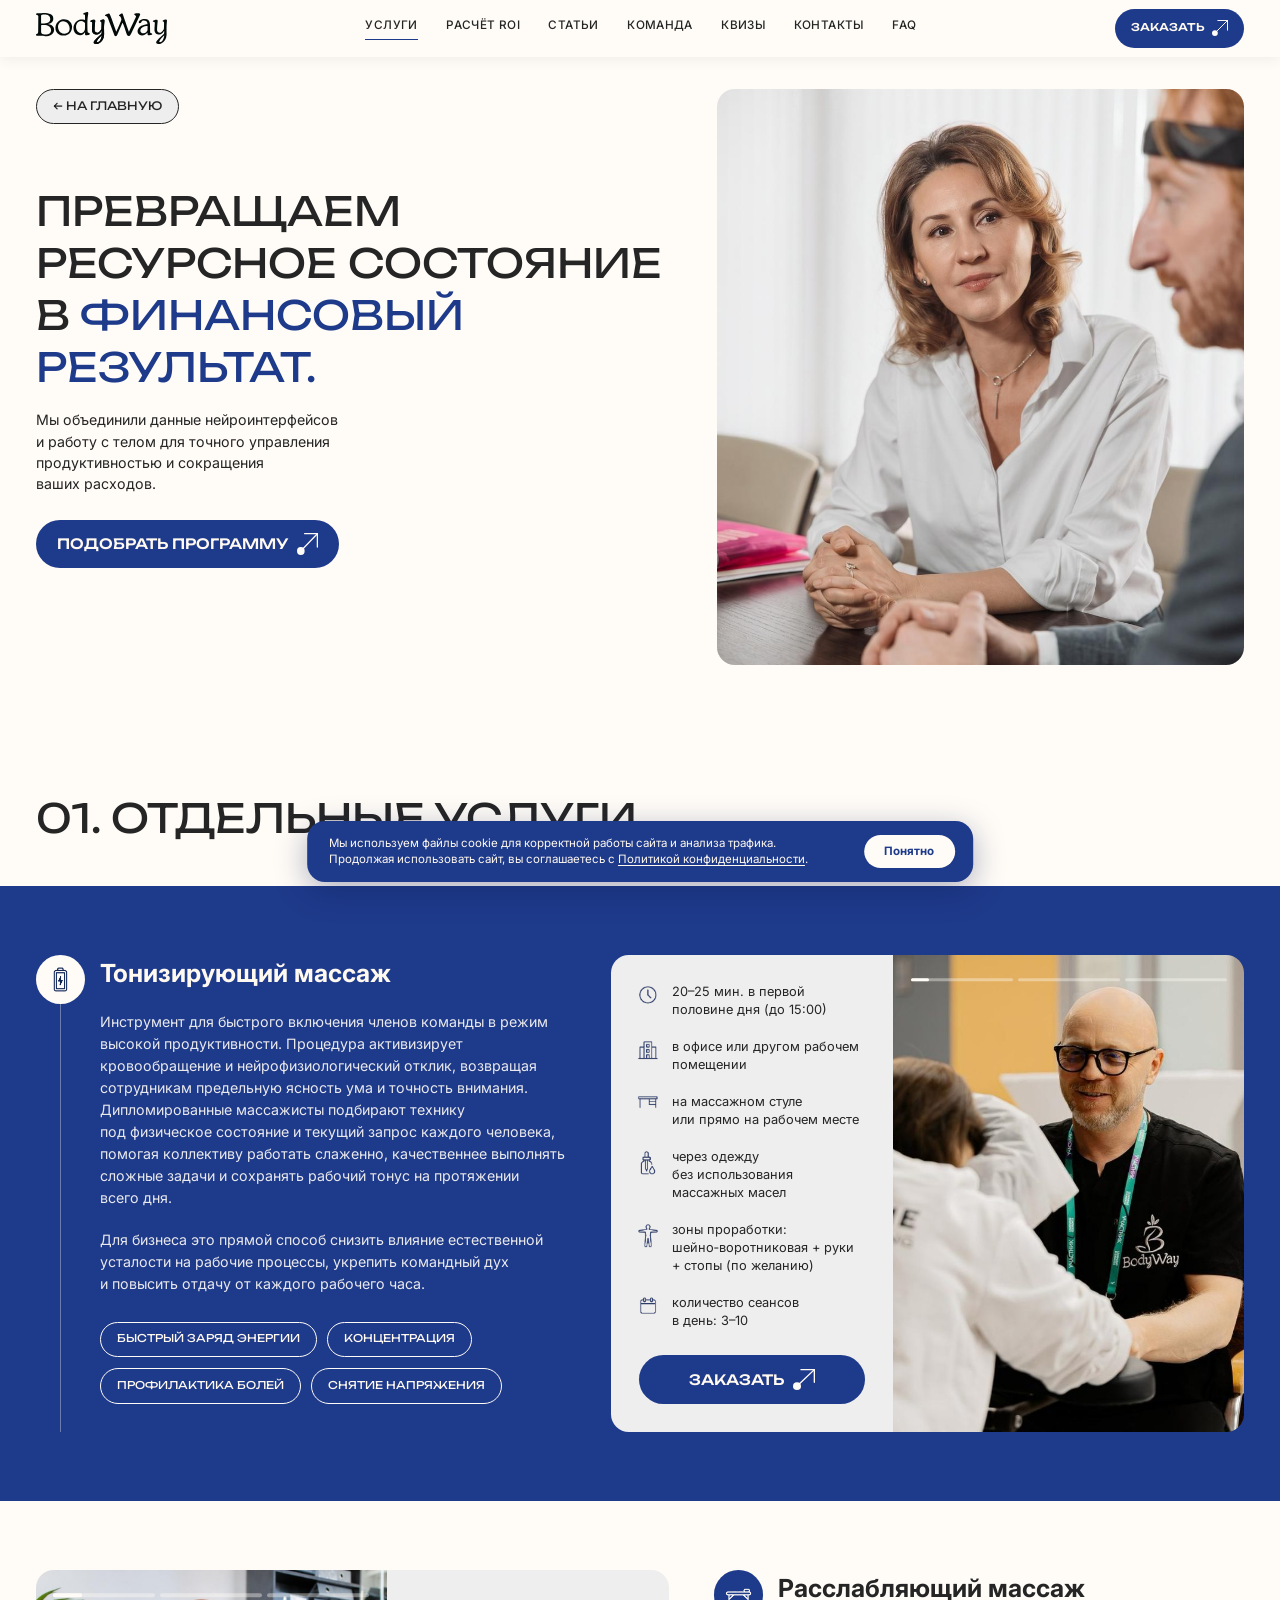
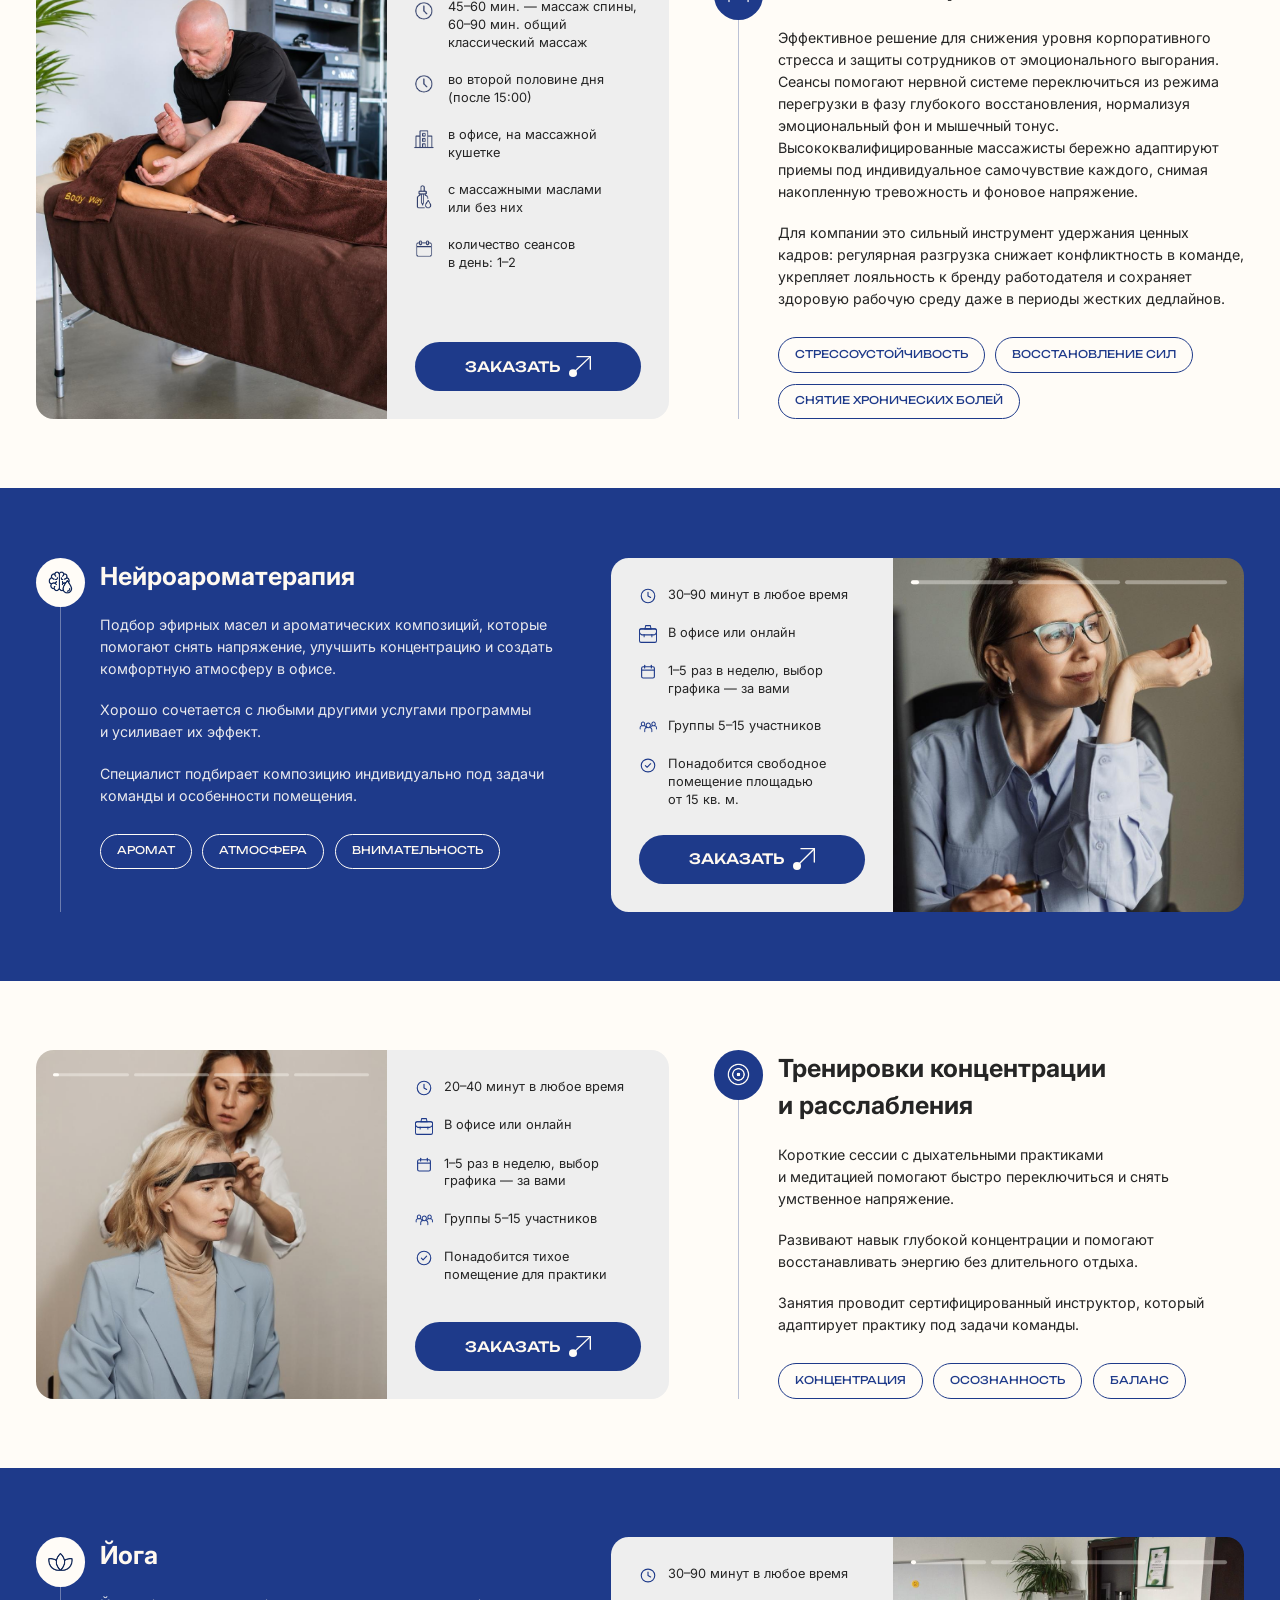
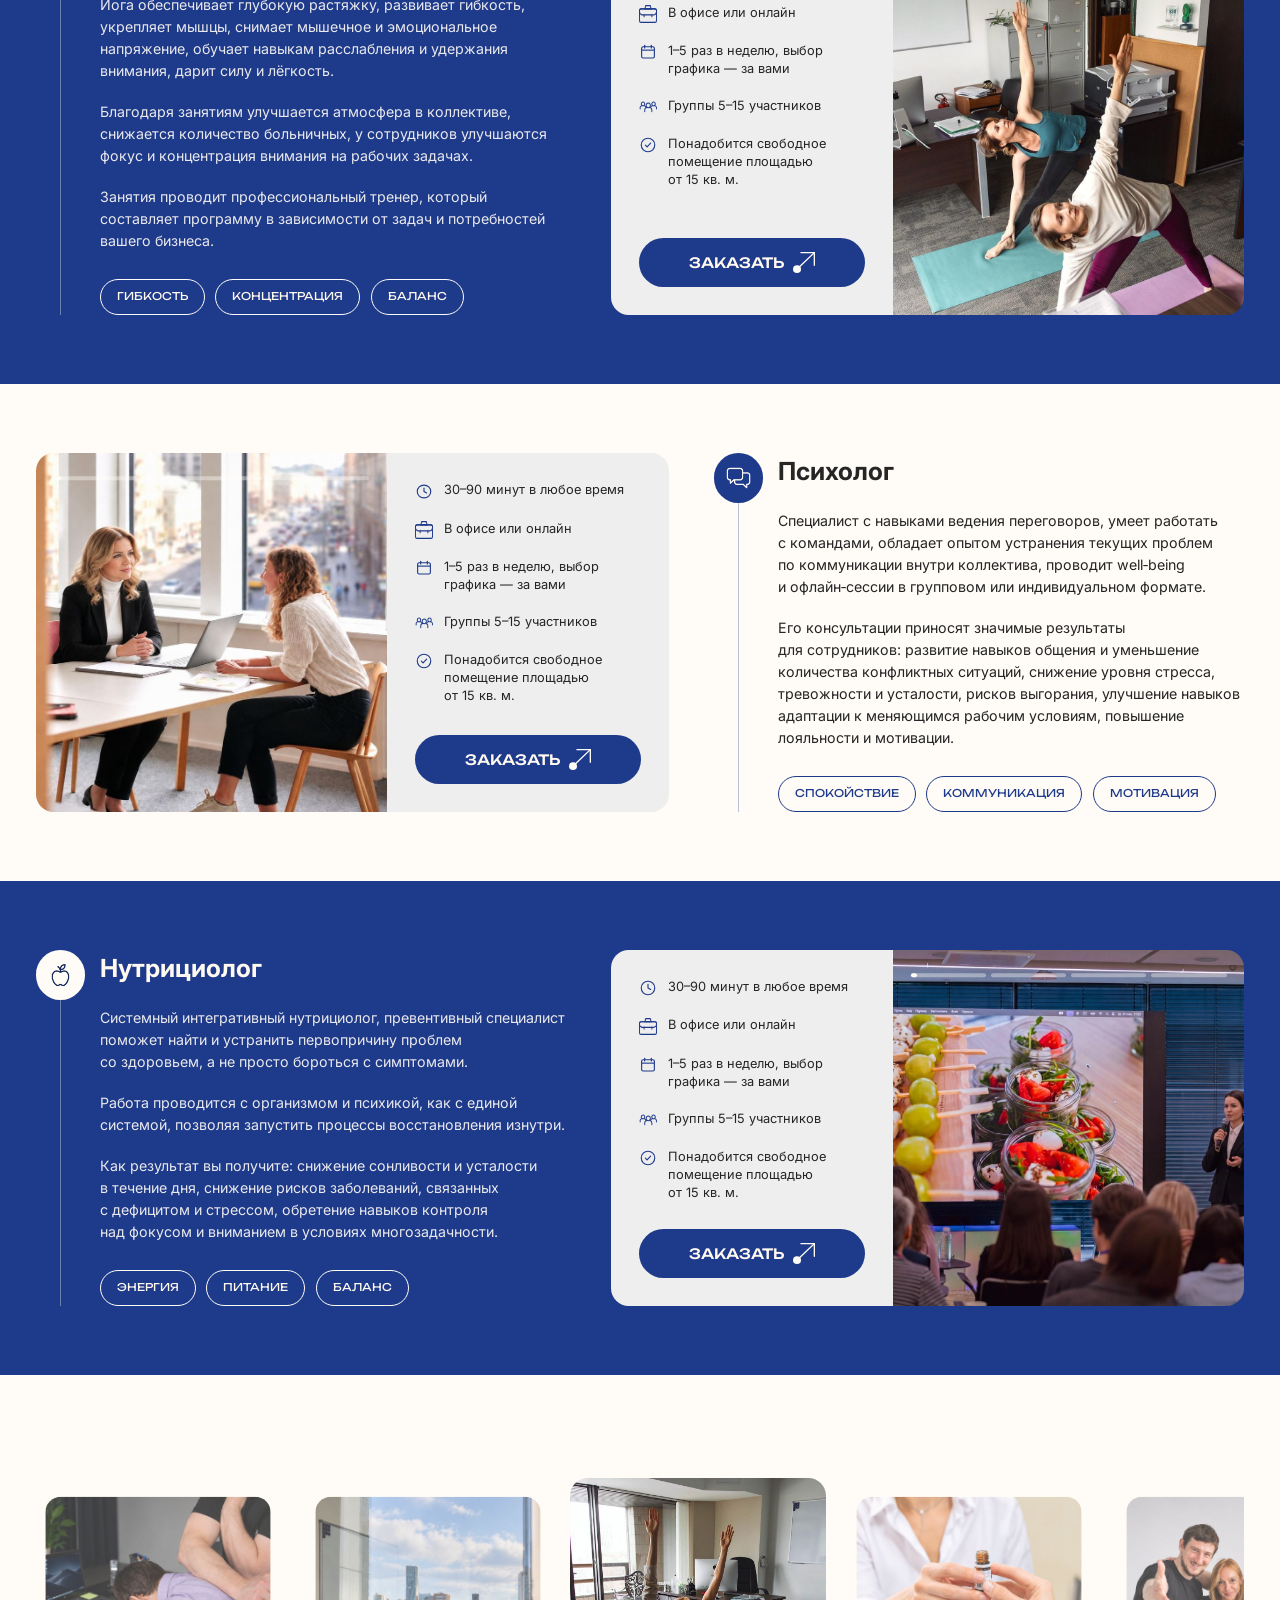
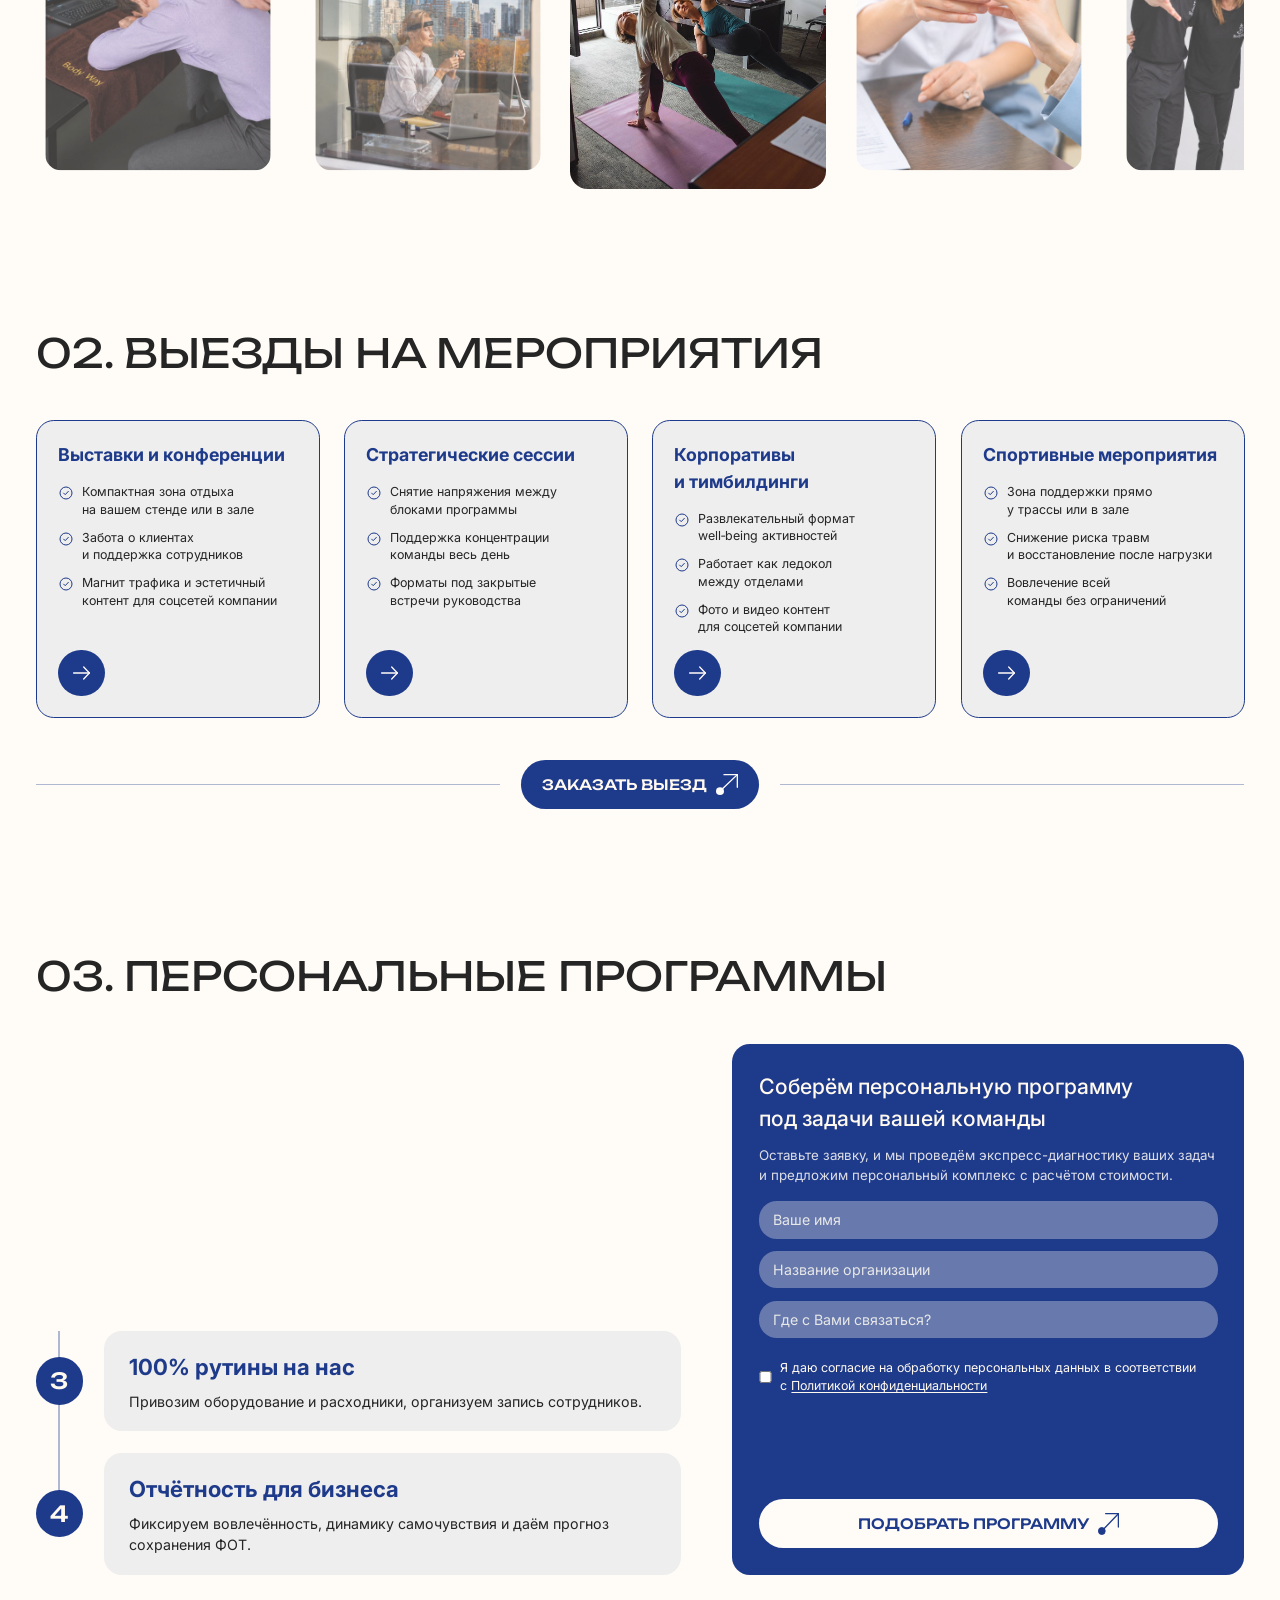
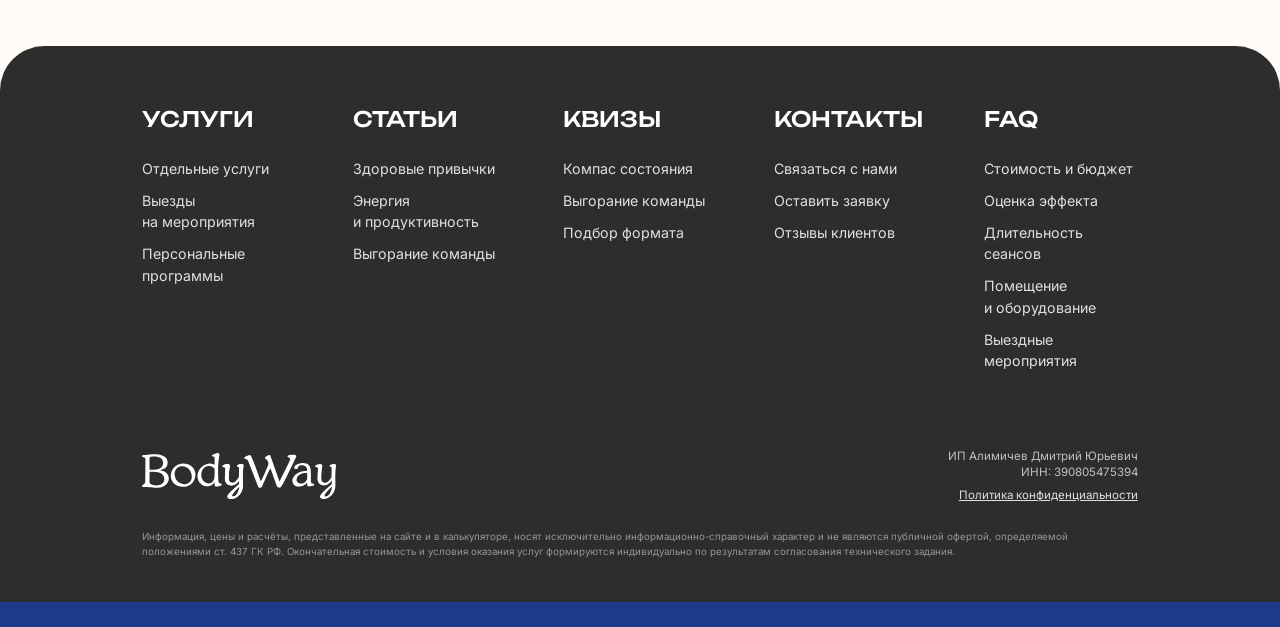
<file: uslugi.html>
<!DOCTYPE html>
<html lang="ru">
<head>
<meta charset="UTF-8">
<meta name="viewport" content="width=device-width, initial-scale=1.0">
<link rel="icon" type="image/x-icon" href="assets/icons/favicon.ico">
<link rel="icon" type="image/png" sizes="32x32" href="assets/icons/favicon/favicon-32.png">
<link rel="icon" type="image/png" sizes="16x16" href="assets/icons/favicon/favicon-16.png">
<link rel="apple-touch-icon" sizes="180x180" href="assets/icons/favicon/favicon-180.png">
<title>Услуги — BodyWay</title>
<link rel="preconnect" href="https://fonts.googleapis.com">
<link rel="preconnect" href="https://fonts.gstatic.com" crossorigin>
<link href="https://fonts.googleapis.com/css2?family=Inter:wght@400;500;600;700&family=Unbounded:wght@400;500&display=swap" rel="stylesheet">
<link rel="stylesheet" href="css/style.css?v=65">
<link rel="stylesheet" href="css/uslugi.css?v=45">
</head>
<body>

<header class="header">
  <div class="header__inner">
    <a href="index.html" class="header__logo">
      <img src="assets/icons/logo-black.svg" alt="BodyWay" class="header__logo-img">
    </a>

    <nav class="nav">
      <ul class="nav__list">
        <li class="nav__item nav__item--current nav__item--dropdown">
          <a href="uslugi.html" class="nav__link">Услуги</a>
          <ul class="dropdown">
            <li class="dropdown__item"><a href="uslugi.html#otdelnye" class="dropdown__link">Отдельные услуги</a></li>
            <li class="dropdown__item"><a href="uslugi.html#meropriyatiya" class="dropdown__link">Well-being сопровождение мероприятий</a></li>
            <li class="dropdown__item"><a href="uslugi.html#personalnye" class="dropdown__link">Персональные программы под&nbsp;ключ</a></li>
          </ul>
        </li>
        <li class="nav__item"><a href="calculator.html" class="nav__link">Расчёт ROI</a></li>
        <li class="nav__item"><a href="stati.html" class="nav__link">Статьи</a></li>
        <li class="nav__item"><a href="komanda.html" class="nav__link">Команда</a></li>
        <li class="nav__item"><a href="kvizy.html" class="nav__link">Квизы</a></li>
        <li class="nav__item"><a href="kontakty.html" class="nav__link">Контакты</a></li>
        <li class="nav__item"><a href="faq.html" class="nav__link">FAQ</a></li>
      </ul>
    </nav>

    <div class="header__right">
      <a href="kontakty.html" class="btn btn--navy">
        <span>Заказать</span>
        <img src="assets/icons/arrow-light.svg" alt="" class="btn__arrow">
      </a>
      <button type="button" class="header__burger" id="headerBurger" aria-label="Открыть меню" aria-expanded="false">
        <span></span>
        <span></span>
        <span></span>
      </button>
    </div>
  </div>

  <nav class="mobile-nav" id="mobileNav">
    <ul class="mobile-nav__list">
      <li class="mobile-nav__group">
        <a href="uslugi.html" class="mobile-nav__link mobile-nav__link--current">Услуги</a>
        <ul class="mobile-nav__sublist">
          <li><a href="uslugi.html#otdelnye" class="mobile-nav__sublink">Отдельные услуги</a></li>
          <li><a href="uslugi.html#meropriyatiya" class="mobile-nav__sublink">Well-being сопровождение мероприятий</a></li>
          <li><a href="uslugi.html#personalnye" class="mobile-nav__sublink">Персональные программы под&nbsp;ключ</a></li>
        </ul>
      </li>
      <li><a href="calculator.html" class="mobile-nav__link">Расчёт ROI</a></li>
      <li><a href="stati.html" class="mobile-nav__link">Статьи</a></li>
      <li><a href="komanda.html" class="mobile-nav__link">Команда</a></li>
      <li><a href="kvizy.html" class="mobile-nav__link">Квизы</a></li>
      <li><a href="kontakty.html" class="mobile-nav__link">Контакты</a></li>
      <li><a href="faq.html" class="mobile-nav__link">FAQ</a></li>
    </ul>
  </nav>
</header>

<main>

  <section class="services-hero">
    <div class="container">
      <a href="index.html" class="services-hero__back">
        <span>← На&nbsp;главную</span>
      </a>
      <div class="services-hero__grid">
        <div class="services-hero__text">
          <h1 class="services-hero__title">
            Превращаем ресурсное состояние в&nbsp;<span class="services-hero__title-accent">финансовый результат.</span>
          </h1>
          <p class="services-hero__desc">Мы объединили данные нейроинтерфейсов и&nbsp;работу с&nbsp;телом для&nbsp;точного управления продуктивностью и&nbsp;сокращения ваших расходов.</p>
          <a href="kontakty.html" class="btn btn--navy">
            <span>Подобрать программу</span>
            <img src="assets/icons/arrow-light.svg" alt="" class="btn__arrow">
          </a>
        </div>
        <div class="services-hero__media">
          <img src="assets/img/services-hero-2.jpg" alt="" class="services-hero__img" style="object-position:50% 35%">
        </div>
      </div>
    </div>
  </section>

  <section class="section" style="padding-bottom: 0;">
    <div class="container">
      <h2 class="section__title" id="otdelnye">01. Отдельные услуги</h2>
    </div>
  </section>

  <div class="service-block service-block--dark" id="massage">
    <div class="container service-block__inner">
      <div class="service-block__info">
        <span class="service-block__icon"><img src="assets/icons/icon-battery.png?v=1" alt=""></span>
        <h3 class="service-block__title">Тонизирующий массаж</h3>
        <p class="service-block__text">Инструмент для&nbsp;быстрого включения членов команды в&nbsp;режим высокой продуктивности. Процедура активизирует кровообращение и&nbsp;нейрофизиологический отклик, возвращая сотрудникам предельную ясность ума и&nbsp;точность внимания. Дипломированные массажисты подбирают технику под&nbsp;физическое состояние и&nbsp;текущий запрос каждого человека, помогая коллективу работать слаженно, качественнее выполнять сложные задачи и&nbsp;сохранять рабочий тонус на&nbsp;протяжении всего дня.</p>
        <p class="service-block__text">Для&nbsp;бизнеса это прямой способ снизить влияние естественной усталости на&nbsp;рабочие процессы, укрепить командный дух и&nbsp;повысить отдачу от&nbsp;каждого рабочего часа.</p>
        <ul class="service-block__tags">
          <li class="service-block__tag">Быстрый заряд энергии</li>
          <li class="service-block__tag">Концентрация</li>
          <li class="service-block__tag">Профилактика болей</li>
          <li class="service-block__tag">Снятие напряжения</li>
        </ul>
      </div>
      <div class="service-block__meta">
        <ul class="service-block__meta-list">
          <li class="service-block__meta-item"><img src="assets/icons/meta-clock.png?v=2" alt="" class="service-block__meta-icon service-block__meta-icon--img"><span>20–&#8288;25&nbsp;мин. в&nbsp;первой половине дня (до&nbsp;15:00)</span></li>
          <li class="service-block__meta-item"><img src="assets/icons/meta-building.png?v=2" alt="" class="service-block__meta-icon service-block__meta-icon--img"><span>в&nbsp;офисе или&nbsp;другом рабочем помещении</span></li>
          <li class="service-block__meta-item"><img src="assets/icons/meta-desk.png?v=2" alt="" class="service-block__meta-icon service-block__meta-icon--img"><span>на&nbsp;массажном стуле или&nbsp;прямо на&nbsp;рабочем месте</span></li>
          <li class="service-block__meta-item"><img src="assets/icons/meta-dropper.png?v=2" alt="" class="service-block__meta-icon service-block__meta-icon--img"><span>через одежду без&nbsp;использования массажных масел</span></li>
          <li class="service-block__meta-item"><img src="assets/icons/meta-person.png?v=2" alt="" class="service-block__meta-icon service-block__meta-icon--img"><span>зоны проработки: шейно&#8209;воротниковая + руки + стопы (по&nbsp;желанию)</span></li>
          <li class="service-block__meta-item"><img src="assets/icons/meta-calendar.png?v=2" alt="" class="service-block__meta-icon service-block__meta-icon--img"><span>количество сеансов в&nbsp;день: 3–&#8288;10</span></li>
        </ul>
        <a href="kontakty.html" class="btn btn--navy btn--full">
          <span>Заказать</span>
          <img src="assets/icons/arrow-light.svg" alt="" class="btn__arrow">
        </a>
      </div>
      <div class="service-block__photo service-slider">
        <div class="service-slider__track">
          <img src="assets/img/carousel-7.jpg" alt="Тонизирующий массаж" style="object-position:62% 50%">
          <img src="assets/img/service-massage-2.jpg" alt="" style="object-position:50% 58%">
          <img src="assets/img/service-massage-3.jpg" alt="" style="object-position:50% 25%">
        </div>
      </div>
    </div>
  </div>

  <div class="service-block service-block--light service-block--reverse" id="relax-massage">
    <div class="container service-block__inner">
      <div class="service-block__info">
        <span class="service-block__icon"><img src="assets/icons/icon-massage-cream.png?v=6" alt=""></span>
        <h3 class="service-block__title">Расслабляющий массаж</h3>
        <p class="service-block__text">Эффективное решение для&nbsp;снижения уровня корпоративного стресса и&nbsp;защиты сотрудников от&nbsp;эмоционального выгорания. Сеансы помогают нервной системе переключиться из&nbsp;режима перегрузки в&nbsp;фазу глубокого восстановления, нормализуя эмоциональный фон и&nbsp;мышечный тонус. Высококвалифицированные массажисты бережно адаптируют приемы под&nbsp;индивидуальное самочувствие каждого, снимая накопленную тревожность и&nbsp;фоновое напряжение.</p>
        <p class="service-block__text">Для&nbsp;компании это сильный инструмент удержания ценных кадров: регулярная разгрузка снижает конфликтность в&nbsp;команде, укрепляет лояльность к&nbsp;бренду работодателя и&nbsp;сохраняет здоровую рабочую среду даже в&nbsp;периоды жестких дедлайнов.</p>
        <ul class="service-block__tags">
          <li class="service-block__tag">Стрессоустойчивость</li>
          <li class="service-block__tag">Восстановление сил</li>
          <li class="service-block__tag">Снятие хронических болей</li>
        </ul>
      </div>
      <div class="service-block__meta">
        <ul class="service-block__meta-list">
          <li class="service-block__meta-item"><img src="assets/icons/meta-clock.png?v=2" alt="" class="service-block__meta-icon service-block__meta-icon--img"><span>45–&#8288;60&nbsp;мин.&nbsp;— массаж спины, 60–&#8288;90&nbsp;мин. общий классический массаж</span></li>
          <li class="service-block__meta-item"><img src="assets/icons/meta-clock.png?v=2" alt="" class="service-block__meta-icon service-block__meta-icon--img"><span>во&nbsp;второй половине дня (после 15:00)</span></li>
          <li class="service-block__meta-item"><img src="assets/icons/meta-building.png?v=2" alt="" class="service-block__meta-icon service-block__meta-icon--img"><span>в&nbsp;офисе, на&nbsp;массажной кушетке</span></li>
          <li class="service-block__meta-item"><img src="assets/icons/meta-dropper.png?v=2" alt="" class="service-block__meta-icon service-block__meta-icon--img"><span>с&nbsp;массажными маслами или&nbsp;без&nbsp;них</span></li>
          <li class="service-block__meta-item"><img src="assets/icons/meta-calendar.png?v=2" alt="" class="service-block__meta-icon service-block__meta-icon--img"><span>количество сеансов в&nbsp;день: 1–&#8288;2</span></li>
        </ul>
        <a href="kontakty.html" class="btn btn--navy btn--full">
          <span>Заказать</span>
          <img src="assets/icons/arrow-light.svg" alt="" class="btn__arrow">
        </a>
      </div>
      <div class="service-block__photo service-slider">
        <div class="service-slider__track">
          <img src="assets/img/service-relax-2.jpg" alt="Расслабляющий массаж" style="object-position:50% 22%">
          <img src="assets/img/service-relax-4.jpg" alt="" style="object-position:50% 35%">
          <img src="assets/img/service-relax-3.jpg" alt="" style="object-position:50% 36%">
        </div>
      </div>
    </div>
  </div>

  <div class="service-block service-block--dark" id="aroma">
    <div class="container service-block__inner">
      <div class="service-block__info">
        <span class="service-block__icon"><img src="assets/icons/icon-perfume.png?v=6" alt=""></span>
        <h3 class="service-block__title">Нейроароматерапия</h3>
        <p class="service-block__text">Подбор эфирных масел и&nbsp;ароматических композиций, которые помогают снять напряжение, улучшить концентрацию и&nbsp;создать комфортную атмосферу в&nbsp;офисе.</p>
        <p class="service-block__text">Хорошо сочетается с&nbsp;любыми другими услугами программы и&nbsp;усиливает их эффект.</p>
        <p class="service-block__text">Специалист подбирает композицию индивидуально под&nbsp;задачи команды и&nbsp;особенности помещения.</p>
        <ul class="service-block__tags">
          <li class="service-block__tag">Аромат</li>
          <li class="service-block__tag">Атмосфера</li>
          <li class="service-block__tag">Внимательность</li>
        </ul>
      </div>
      <div class="service-block__meta">
        <ul class="service-block__meta-list">
          <li class="service-block__meta-item"><img src="assets/icons/icon-clock.svg" alt="" class="service-block__meta-icon"><span>30–&#8288;90&nbsp;минут в&nbsp;любое время</span></li>
          <li class="service-block__meta-item"><img src="assets/icons/icon-briefcase-navy.svg" alt="" class="service-block__meta-icon"><span>В&nbsp;офисе или&nbsp;онлайн</span></li>
          <li class="service-block__meta-item"><img src="assets/icons/icon-calendar.svg" alt="" class="service-block__meta-icon"><span>1–&#8288;5&nbsp;раз в&nbsp;неделю, выбор графика&nbsp;— за&nbsp;вами</span></li>
          <li class="service-block__meta-item"><img src="assets/icons/icon-team-navy.svg" alt="" class="service-block__meta-icon"><span>Группы 5–&#8288;15&nbsp;участников</span></li>
          <li class="service-block__meta-item"><img src="assets/icons/icon-check-circle.svg" alt="" class="service-block__meta-icon"><span>Понадобится свободное помещение площадью от&nbsp;15&nbsp;кв.&nbsp;м.</span></li>
        </ul>
        <a href="kontakty.html" class="btn btn--navy btn--full">
          <span>Заказать</span>
          <img src="assets/icons/arrow-light.svg" alt="" class="btn__arrow">
        </a>
      </div>
      <div class="service-block__photo service-slider">
        <div class="service-slider__track">
          <img src="assets/img/service-aroma-5.jpg" alt="Нейроароматерапия" style="object-position:50% 30%">
          <img src="assets/img/ribbon-2.jpg" alt="" style="object-position:50% 40%">
          <img src="assets/img/ribbon-7.jpg" alt="" style="object-position:50% 35%">
        </div>
      </div>
    </div>
  </div>

  <div class="service-block service-block--light service-block--reverse" id="concentration">
    <div class="container service-block__inner">
      <div class="service-block__info">
        <span class="service-block__icon"><img src="assets/icons/icon-play-cream.png?v=6" alt=""></span>
        <h3 class="service-block__title">Тренировки концентрации и&nbsp;расслабления</h3>
        <p class="service-block__text">Короткие сессии с&nbsp;дыхательными практиками и&nbsp;медитацией помогают быстро переключиться и&nbsp;снять умственное напряжение.</p>
        <p class="service-block__text">Развивают навык глубокой концентрации и&nbsp;помогают восстанавливать энергию без&nbsp;длительного отдыха.</p>
        <p class="service-block__text">Занятия проводит сертифицированный инструктор, который адаптирует практику под&nbsp;задачи команды.</p>
        <ul class="service-block__tags">
          <li class="service-block__tag">Концентрация</li>
          <li class="service-block__tag">Осознанность</li>
          <li class="service-block__tag">Баланс</li>
        </ul>
      </div>
      <div class="service-block__meta">
        <ul class="service-block__meta-list">
          <li class="service-block__meta-item"><img src="assets/icons/icon-clock.svg" alt="" class="service-block__meta-icon"><span>20–&#8288;40&nbsp;минут в&nbsp;любое время</span></li>
          <li class="service-block__meta-item"><img src="assets/icons/icon-briefcase-navy.svg" alt="" class="service-block__meta-icon"><span>В&nbsp;офисе или&nbsp;онлайн</span></li>
          <li class="service-block__meta-item"><img src="assets/icons/icon-calendar.svg" alt="" class="service-block__meta-icon"><span>1–&#8288;5&nbsp;раз в&nbsp;неделю, выбор графика&nbsp;— за&nbsp;вами</span></li>
          <li class="service-block__meta-item"><img src="assets/icons/icon-team-navy.svg" alt="" class="service-block__meta-icon"><span>Группы 5–&#8288;15&nbsp;участников</span></li>
          <li class="service-block__meta-item"><img src="assets/icons/icon-check-circle.svg" alt="" class="service-block__meta-icon"><span>Понадобится тихое помещение для&nbsp;практики</span></li>
        </ul>
        <a href="kontakty.html" class="btn btn--navy btn--full">
          <span>Заказать</span>
          <img src="assets/icons/arrow-light.svg" alt="" class="btn__arrow">
        </a>
      </div>
      <div class="service-block__photo service-slider">
        <div class="service-slider__track">
          <img src="assets/img/service-concentration.jpg" alt="Тренировки концентрации и расслабления" style="object-position:50% 20%">
          <img src="assets/img/service-concentration-4.jpg" alt="" style="object-position:45% 50%">
          <img src="assets/img/service-concentration-2.jpg" alt="" style="object-position:50% 32%">
          <img src="assets/img/ribbon-4.jpg" alt="" style="object-position:50% 55%">
        </div>
      </div>
    </div>
  </div>

  <div class="service-block service-block--dark" id="yoga">
    <div class="container service-block__inner">
      <div class="service-block__info">
        <span class="service-block__icon"><img src="assets/icons/icon-yoga.png?v=6" alt=""></span>
        <h3 class="service-block__title">Йога</h3>
        <p class="service-block__text">Йога обеспечивает глубокую растяжку, развивает гибкость, укрепляет мышцы, снимает мышечное и&nbsp;эмоциональное напряжение, обучает навыкам расслабления и&nbsp;удержания внимания, дарит силу и&nbsp;лёгкость.</p>
        <p class="service-block__text">Благодаря занятиям улучшается атмосфера в&nbsp;коллективе, снижается количество больничных, у&nbsp;сотрудников улучшаются фокус и&nbsp;концентрация внимания на&nbsp;рабочих задачах.</p>
        <p class="service-block__text">Занятия проводит профессиональный тренер, который составляет программу в&nbsp;зависимости от&nbsp;задач и&nbsp;потребностей вашего бизнеса.</p>
        <ul class="service-block__tags">
          <li class="service-block__tag">Гибкость</li>
          <li class="service-block__tag">Концентрация</li>
          <li class="service-block__tag">Баланс</li>
        </ul>
      </div>
      <div class="service-block__meta">
        <ul class="service-block__meta-list">
          <li class="service-block__meta-item"><img src="assets/icons/icon-clock.svg" alt="" class="service-block__meta-icon"><span>30–&#8288;90&nbsp;минут в&nbsp;любое время</span></li>
          <li class="service-block__meta-item"><img src="assets/icons/icon-briefcase-navy.svg" alt="" class="service-block__meta-icon"><span>В&nbsp;офисе или&nbsp;онлайн</span></li>
          <li class="service-block__meta-item"><img src="assets/icons/icon-calendar.svg" alt="" class="service-block__meta-icon"><span>1–&#8288;5&nbsp;раз в&nbsp;неделю, выбор графика&nbsp;— за&nbsp;вами</span></li>
          <li class="service-block__meta-item"><img src="assets/icons/icon-team-navy.svg" alt="" class="service-block__meta-icon"><span>Группы 5–&#8288;15&nbsp;участников</span></li>
          <li class="service-block__meta-item"><img src="assets/icons/icon-check-circle.svg" alt="" class="service-block__meta-icon"><span>Понадобится свободное помещение площадью от&nbsp;15&nbsp;кв.&nbsp;м.</span></li>
        </ul>
        <a href="kontakty.html" class="btn btn--navy btn--full">
          <span>Заказать</span>
          <img src="assets/icons/arrow-light.svg" alt="" class="btn__arrow">
        </a>
      </div>
      <div class="service-block__photo service-slider">
        <div class="service-slider__track">
          <img src="assets/img/ribbon-12.jpg" alt="Йога" style="object-position:50% 50%">
          <img src="assets/img/service-yoga-3.jpg" alt="" style="object-position:50% 30%">
          <img src="assets/img/service-yoga-4.jpg" alt="" style="object-position:50% 40%">
          <img src="assets/img/ribbon-11.jpg" alt="" style="object-position:50% 50%">
        </div>
      </div>
    </div>
  </div>

  <div class="service-block service-block--light service-block--reverse" id="psychology">
    <div class="container service-block__inner">
      <div class="service-block__info">
        <span class="service-block__icon"><img src="assets/icons/icon-psychology-cream.png?v=6" alt=""></span>
        <h3 class="service-block__title">Психолог</h3>
        <p class="service-block__text">Специалист с&nbsp;навыками ведения переговоров, умеет работать с&nbsp;командами, обладает опытом устранения текущих проблем по&nbsp;коммуникации внутри коллектива, проводит well&#8209;being и&nbsp;офлайн&#8209;сессии в&nbsp;групповом или&nbsp;индивидуальном формате.</p>
        <p class="service-block__text">Его консультации приносят значимые результаты для&nbsp;сотрудников: развитие навыков общения и&nbsp;уменьшение количества конфликтных ситуаций, снижение уровня стресса, тревожности и&nbsp;усталости, рисков выгорания, улучшение навыков адаптации к&nbsp;меняющимся рабочим условиям, повышение лояльности и&nbsp;мотивации.</p>
        <ul class="service-block__tags">
          <li class="service-block__tag">Спокойствие</li>
          <li class="service-block__tag">Коммуникация</li>
          <li class="service-block__tag">Мотивация</li>
        </ul>
      </div>
      <div class="service-block__meta">
        <ul class="service-block__meta-list">
          <li class="service-block__meta-item"><img src="assets/icons/icon-clock.svg" alt="" class="service-block__meta-icon"><span>30–&#8288;90&nbsp;минут в&nbsp;любое время</span></li>
          <li class="service-block__meta-item"><img src="assets/icons/icon-briefcase-navy.svg" alt="" class="service-block__meta-icon"><span>В&nbsp;офисе или&nbsp;онлайн</span></li>
          <li class="service-block__meta-item"><img src="assets/icons/icon-calendar.svg" alt="" class="service-block__meta-icon"><span>1–&#8288;5&nbsp;раз в&nbsp;неделю, выбор графика&nbsp;— за&nbsp;вами</span></li>
          <li class="service-block__meta-item"><img src="assets/icons/icon-team-navy.svg" alt="" class="service-block__meta-icon"><span>Группы 5–&#8288;15&nbsp;участников</span></li>
          <li class="service-block__meta-item"><img src="assets/icons/icon-check-circle.svg" alt="" class="service-block__meta-icon"><span>Понадобится свободное помещение площадью от&nbsp;15&nbsp;кв.&nbsp;м.</span></li>
        </ul>
        <a href="kontakty.html" class="btn btn--navy btn--full">
          <span>Заказать</span>
          <img src="assets/icons/arrow-light.svg" alt="" class="btn__arrow">
        </a>
      </div>
      <div class="service-block__photo service-slider">
        <div class="service-slider__track">
          <img src="assets/img/carousel-5.jpg" alt="Психолог" style="object-position:50% 35%">
          <img src="assets/img/carousel-2.jpg" alt="" style="object-position:50% 45%">
          <img src="assets/img/carousel-6.jpg" alt="" style="object-position:50% 55%">
        </div>
      </div>
    </div>
  </div>

  <div class="service-block service-block--dark" id="nutrition">
    <div class="container service-block__inner">
      <div class="service-block__info">
        <span class="service-block__icon"><img src="assets/icons/icon-nutrition.png?v=6" alt=""></span>
        <h3 class="service-block__title">Нутрициолог</h3>
        <p class="service-block__text">Системный интегративный нутрициолог, превентивный специалист поможет найти и&nbsp;устранить первопричину проблем со&nbsp;здоровьем, а&nbsp;не&nbsp;просто бороться с&nbsp;симптомами.</p>
        <p class="service-block__text">Работа проводится с&nbsp;организмом и&nbsp;психикой, как&nbsp;с&nbsp;единой системой, позволяя запустить процессы восстановления изнутри.</p>
        <p class="service-block__text">Как&nbsp;результат вы получите: снижение сонливости и&nbsp;усталости в&nbsp;течение дня, снижение рисков заболеваний, связанных с&nbsp;дефицитом и&nbsp;стрессом, обретение навыков контроля над&nbsp;фокусом и&nbsp;вниманием в&nbsp;условиях многозадачности.</p>
        <ul class="service-block__tags">
          <li class="service-block__tag">Энергия</li>
          <li class="service-block__tag">Питание</li>
          <li class="service-block__tag">Баланс</li>
        </ul>
      </div>
      <div class="service-block__meta">
        <ul class="service-block__meta-list">
          <li class="service-block__meta-item"><img src="assets/icons/icon-clock.svg" alt="" class="service-block__meta-icon"><span>30–&#8288;90&nbsp;минут в&nbsp;любое время</span></li>
          <li class="service-block__meta-item"><img src="assets/icons/icon-briefcase-navy.svg" alt="" class="service-block__meta-icon"><span>В&nbsp;офисе или&nbsp;онлайн</span></li>
          <li class="service-block__meta-item"><img src="assets/icons/icon-calendar.svg" alt="" class="service-block__meta-icon"><span>1–&#8288;5&nbsp;раз в&nbsp;неделю, выбор графика&nbsp;— за&nbsp;вами</span></li>
          <li class="service-block__meta-item"><img src="assets/icons/icon-team-navy.svg" alt="" class="service-block__meta-icon"><span>Группы 5–&#8288;15&nbsp;участников</span></li>
          <li class="service-block__meta-item"><img src="assets/icons/icon-check-circle.svg" alt="" class="service-block__meta-icon"><span>Понадобится свободное помещение площадью от&nbsp;15&nbsp;кв.&nbsp;м.</span></li>
        </ul>
        <a href="kontakty.html" class="btn btn--navy btn--full">
          <span>Заказать</span>
          <img src="assets/icons/arrow-light.svg" alt="" class="btn__arrow">
        </a>
      </div>
      <div class="service-block__photo service-slider">
        <div class="service-slider__track">
          <img src="assets/img/service-nutrition.jpg" alt="Нутрициолог" style="object-position:60% 50%">
          <img src="assets/img/service-nutrition-2.jpg" alt="" style="object-position:50% 45%">
          <img src="assets/img/service-nutrition-3.jpg" alt="" style="object-position:50% 50%">
          <img src="assets/img/ribbon-13.jpg" alt="" style="object-position:41% 50%">
        </div>
      </div>
    </div>
  </div>

  <section class="services-gallery">
    <div class="container">
      <div class="gallery">
        <div class="gallery__track">
          <div class="gallery__item"><img src="assets/img/ribbon-3.jpg" alt="" class="gallery__img" loading="lazy"></div>
          <div class="gallery__item"><img src="assets/img/ribbon-4.jpg" alt="" class="gallery__img" loading="lazy"></div>
          <div class="gallery__item"><img src="assets/img/ribbon-11.jpg" alt="" class="gallery__img" style="object-position:40% 50%" loading="lazy"></div>
          <div class="gallery__item"><img src="assets/img/ribbon-2.jpg" alt="" class="gallery__img" loading="lazy"></div>
          <div class="gallery__item"><img src="assets/img/ribbon-1.jpg" alt="" class="gallery__img" loading="lazy"></div>
          <div class="gallery__item"><img src="assets/img/ribbon-5.jpg" alt="" class="gallery__img" loading="lazy"></div>
          <div class="gallery__item"><img src="assets/img/ribbon-8.jpg" alt="" class="gallery__img" loading="lazy"></div>
          <div class="gallery__item"><img src="assets/img/ribbon-13.jpg" alt="" class="gallery__img" style="object-position:41% 50%" loading="lazy"></div>
          <div class="gallery__item"><img src="assets/img/ribbon-12.jpg" alt="" class="gallery__img" style="object-position:60% 50%" loading="lazy"></div>
          <div class="gallery__item"><img src="assets/img/ribbon-7.jpg" alt="" class="gallery__img" loading="lazy"></div>
          <div class="gallery__item"><img src="assets/img/ribbon-6.jpg" alt="" class="gallery__img" loading="lazy"></div>
          <div class="gallery__item"><img src="assets/img/ribbon-10.jpg" alt="" class="gallery__img" loading="lazy"></div>
          <div class="gallery__item"><img src="assets/img/ribbon-9.jpg" alt="" class="gallery__img" style="object-position:45% 50%" loading="lazy"></div>
        </div>
      </div>
    </div>
  </section>

  <section class="section">
    <div class="container">
      <h2 class="section__title" id="meropriyatiya">02. Выезды на&nbsp;мероприятия</h2>
      <div class="events-grid" id="eventsGrid">
        <div class="flip-card event-flip-card">
          <div class="flip-card__inner">
            <div class="flip-card__face flip-card__face--front event-card">
              <h3 class="event-card__title">Выставки и&nbsp;конференции</h3>
              <ul class="event-card__list">
                <li class="event-card__list-item"><img src="assets/icons/icon-check-circle.svg" alt="" class="event-card__list-icon"><span>Компактная зона отдыха на&nbsp;вашем стенде или&nbsp;в&nbsp;зале</span></li>
                <li class="event-card__list-item"><img src="assets/icons/icon-check-circle.svg" alt="" class="event-card__list-icon"><span>Забота о&nbsp;клиентах и&nbsp;поддержка сотрудников</span></li>
                <li class="event-card__list-item"><img src="assets/icons/icon-check-circle.svg" alt="" class="event-card__list-icon"><span>Магнит трафика и&nbsp;эстетичный контент для&nbsp;соцсетей компании</span></li>
              </ul>
              <button type="button" class="event-card__arrow"><img src="assets/icons/icon-arrow-right-cream.svg" alt=""></button>
            </div>
            <div class="flip-card__face flip-card__face--back event-card-back">
              <button type="button" class="event-card-back__close" aria-label="Свернуть"><span></span><span></span></button>
              <h3 class="event-card-back__title">Выставки и&nbsp;конференции</h3>
              <p class="event-card-back__text">Разворачиваем компактную well&#8209;being&#8209;зону прямо на&nbsp;вашем стенде или&nbsp;в&nbsp;зоне отдыха конференции. Гости и&nbsp;сотрудники за&nbsp;10&nbsp;минут освобождаются от&nbsp;напряжения на&nbsp;экспресс&#8209;массаже шейно&#8209;воротниковой зоны, перезагружаются и&nbsp;восстанавливают концентрацию на&nbsp;арома&#8209;сессии после увлекательных арома&#8209;квизов и&nbsp;с&nbsp;удовольствием возвращаются к&nbsp;стенду снова&nbsp;— это работает как&nbsp;естественный магнит трафика, повод для&nbsp;общения и&nbsp;контент для&nbsp;соцсетей.</p>
              <div class="event-card-back__gallery">
                <div class="event-card-back__gallery-track">
                  <img src="assets/img/event-1.jpg?v=2" alt="" class="event-card-back__gallery-img" style="object-position:72% 40%">
                  <img src="assets/img/event-2.jpg" alt="" class="event-card-back__gallery-img" style="object-position:80% 60%">
                  <img src="assets/img/event-3.jpg" alt="" class="event-card-back__gallery-img" style="object-position:62% 45%">
                </div>
                <button type="button" class="event-card-back__gallery-arrow event-card-back__gallery-arrow--prev" aria-label="Предыдущее фото"><img src="assets/icons/icon-arrow-right-cream.svg" alt=""></button>
                <button type="button" class="event-card-back__gallery-arrow event-card-back__gallery-arrow--next" aria-label="Следующее фото"><img src="assets/icons/icon-arrow-right-cream.svg" alt=""></button>
                <div class="event-card-back__gallery-dots">
                  <span class="event-card-back__gallery-dot event-card-back__gallery-dot--active"></span>
                  <span class="event-card-back__gallery-dot"></span>
                  <span class="event-card-back__gallery-dot"></span>
                </div>
              </div>
            </div>
          </div>
        </div>

        <div class="flip-card event-flip-card">
          <div class="flip-card__inner">
            <div class="flip-card__face flip-card__face--front event-card">
              <h3 class="event-card__title">Стратегические сессии</h3>
              <ul class="event-card__list">
                <li class="event-card__list-item"><img src="assets/icons/icon-check-circle.svg" alt="" class="event-card__list-icon"><span>Снятие напряжения между блоками программы</span></li>
                <li class="event-card__list-item"><img src="assets/icons/icon-check-circle.svg" alt="" class="event-card__list-icon"><span>Поддержка концентрации команды весь день</span></li>
                <li class="event-card__list-item"><img src="assets/icons/icon-check-circle.svg" alt="" class="event-card__list-icon"><span>Форматы под&nbsp;закрытые встречи руководства</span></li>
              </ul>
              <button type="button" class="event-card__arrow"><img src="assets/icons/icon-arrow-right-cream.svg" alt=""></button>
            </div>
            <div class="flip-card__face flip-card__face--back event-card-back">
              <button type="button" class="event-card-back__close" aria-label="Свернуть"><span></span><span></span></button>
              <h3 class="event-card-back__title">Стратегические сессии</h3>
              <p class="event-card-back__text">Адаптивные форматы услуг для&nbsp;пауз между блоками интенсивных стратегических сессий: массаж поможет быстро снять стресс, подобранные нутрициологом перекусы* обеспечат буст энергии в&nbsp;течение длительного времени, а&nbsp;деликатные натуральные арома&#8209;композиции дадут максимум фокуса и&nbsp;концентрации. Подстраиваем программу под&nbsp;любой формат встреч любого уровня и&nbsp;масштаба, гарантируя полную конфиденциальность.</p>
              <div class="event-card-back__gallery">
                <div class="event-card-back__gallery-track">
                  <img src="assets/img/carousel-2.jpg" alt="" class="event-card-back__gallery-img">
                  <img src="assets/img/carousel-3.jpg" alt="" class="event-card-back__gallery-img">
                  <img src="assets/img/aroma-sq-4.jpg" alt="" class="event-card-back__gallery-img">
                </div>
                <button type="button" class="event-card-back__gallery-arrow event-card-back__gallery-arrow--prev" aria-label="Предыдущее фото"><img src="assets/icons/icon-arrow-right-cream.svg" alt=""></button>
                <button type="button" class="event-card-back__gallery-arrow event-card-back__gallery-arrow--next" aria-label="Следующее фото"><img src="assets/icons/icon-arrow-right-cream.svg" alt=""></button>
                <div class="event-card-back__gallery-dots">
                  <span class="event-card-back__gallery-dot event-card-back__gallery-dot--active"></span>
                  <span class="event-card-back__gallery-dot"></span>
                  <span class="event-card-back__gallery-dot"></span>
                </div>
              </div>
            </div>
          </div>
        </div>

        <div class="flip-card event-flip-card">
          <div class="flip-card__inner">
            <div class="flip-card__face flip-card__face--front event-card">
              <h3 class="event-card__title">Корпоративы и&nbsp;тимбилдинги</h3>
              <ul class="event-card__list">
                <li class="event-card__list-item"><img src="assets/icons/icon-check-circle.svg" alt="" class="event-card__list-icon"><span>Развлекательный формат well&#8209;being активностей</span></li>
                <li class="event-card__list-item"><img src="assets/icons/icon-check-circle.svg" alt="" class="event-card__list-icon"><span>Работает как&nbsp;ледокол между отделами</span></li>
                <li class="event-card__list-item"><img src="assets/icons/icon-check-circle.svg" alt="" class="event-card__list-icon"><span>Фото и&nbsp;видео контент для&nbsp;соцсетей компании</span></li>
              </ul>
              <button type="button" class="event-card__arrow"><img src="assets/icons/icon-arrow-right-cream.svg" alt=""></button>
            </div>
            <div class="flip-card__face flip-card__face--back event-card-back">
              <button type="button" class="event-card-back__close" aria-label="Свернуть"><span></span><span></span></button>
              <h3 class="event-card-back__title">Корпоративы и&nbsp;тимбилдинги</h3>
              <p class="event-card-back__text">Превращаем корпоратив в&nbsp;теплый, живой опыт: наши активности работают как&nbsp;ледокол между отделами, снимают неловкость первых минут и&nbsp;быстро включают гостей в&nbsp;общую активность. Экспресс&#8209;чекап когнитивного ресурса, челлендж на&nbsp;управление концентрацией, арома&#8209;лаборатория, нутри&#8209;бар*: каждая из&nbsp;наших услуг&nbsp;— это не&nbsp;просто польза для&nbsp;здоровья, но&nbsp;еще и&nbsp;красивый контент: яркие фото и&nbsp;видео, которые органично ложатся в&nbsp;соцсети компании.</p>
              <div class="event-card-back__gallery">
                <div class="event-card-back__gallery-track">
                  <img src="assets/img/corp-aroma-bar.jpg" alt="" class="event-card-back__gallery-img" style="object-position:45% 50%">
                  <img src="assets/img/aroma-sq-1.jpg" alt="" class="event-card-back__gallery-img">
                  <img src="assets/img/aroma-sq-2.jpg" alt="" class="event-card-back__gallery-img">
                </div>
                <button type="button" class="event-card-back__gallery-arrow event-card-back__gallery-arrow--prev" aria-label="Предыдущее фото"><img src="assets/icons/icon-arrow-right-cream.svg" alt=""></button>
                <button type="button" class="event-card-back__gallery-arrow event-card-back__gallery-arrow--next" aria-label="Следующее фото"><img src="assets/icons/icon-arrow-right-cream.svg" alt=""></button>
                <div class="event-card-back__gallery-dots">
                  <span class="event-card-back__gallery-dot event-card-back__gallery-dot--active"></span>
                  <span class="event-card-back__gallery-dot"></span>
                  <span class="event-card-back__gallery-dot"></span>
                </div>
              </div>
            </div>
          </div>
        </div>

        <div class="flip-card event-flip-card">
          <div class="flip-card__inner">
            <div class="flip-card__face flip-card__face--front event-card">
              <h3 class="event-card__title">Спортивные мероприятия</h3>
              <ul class="event-card__list">
                <li class="event-card__list-item"><img src="assets/icons/icon-check-circle.svg" alt="" class="event-card__list-icon"><span>Зона поддержки прямо у&nbsp;трассы или&nbsp;в&nbsp;зале</span></li>
                <li class="event-card__list-item"><img src="assets/icons/icon-check-circle.svg" alt="" class="event-card__list-icon"><span>Снижение риска травм и&nbsp;восстановление после нагрузки</span></li>
                <li class="event-card__list-item"><img src="assets/icons/icon-check-circle.svg" alt="" class="event-card__list-icon"><span>Вовлечение всей команды без&nbsp;ограничений</span></li>
              </ul>
              <button type="button" class="event-card__arrow"><img src="assets/icons/icon-arrow-right-cream.svg" alt=""></button>
            </div>
            <div class="flip-card__face flip-card__face--back event-card-back">
              <button type="button" class="event-card-back__close" aria-label="Свернуть"><span></span><span></span></button>
              <h3 class="event-card-back__title">Спортивные мероприятия</h3>
              <p class="event-card-back__text">Разворачиваем зону подготовки и&nbsp;восстановления прямо у&nbsp;трассы или&nbsp;в&nbsp;зале: спортивный массаж снижает риск травм, снимает гипертонус после нагрузки и&nbsp;ускоряет регенерацию. Эфирные масла&nbsp;— отдельно или&nbsp;в&nbsp;массаже&nbsp;— снимают болевой синдром, дают легкость и&nbsp;помогают восстановлению. Вовлечем даже тех, кто не&nbsp;может участвовать в&nbsp;соревнованиях: предложим дыхательные практики и&nbsp;йогу для&nbsp;любого уровня подготовки.</p>
              <div class="event-card-back__gallery">
                <div class="event-card-back__gallery-track">
                  <img src="assets/img/sport-2.jpg" alt="" class="event-card-back__gallery-img" style="object-position:50% 50%">
                  <img src="assets/img/sport-3.jpg" alt="" class="event-card-back__gallery-img" style="object-position:50% 60%">
                  <img src="assets/img/sport-4.jpg" alt="" class="event-card-back__gallery-img" style="object-position:50% 55%">
                  <img src="assets/img/sport-1.jpg" alt="" class="event-card-back__gallery-img" style="object-position:30% 55%">
                </div>
                <button type="button" class="event-card-back__gallery-arrow event-card-back__gallery-arrow--prev" aria-label="Предыдущее фото"><img src="assets/icons/icon-arrow-right-cream.svg" alt=""></button>
                <button type="button" class="event-card-back__gallery-arrow event-card-back__gallery-arrow--next" aria-label="Следующее фото"><img src="assets/icons/icon-arrow-right-cream.svg" alt=""></button>
                <div class="event-card-back__gallery-dots">
                  <span class="event-card-back__gallery-dot event-card-back__gallery-dot--active"></span>
                  <span class="event-card-back__gallery-dot"></span>
                  <span class="event-card-back__gallery-dot"></span>
                  <span class="event-card-back__gallery-dot"></span>
                </div>
              </div>
            </div>
          </div>
        </div>
      </div>

      <div class="events-order">
        <span class="events-order__line"></span>
        <a href="kontakty.html" class="btn btn--navy">
          <span>Заказать выезд</span>
          <img src="assets/icons/arrow-light.svg" alt="" class="btn__arrow">
        </a>
        <span class="events-order__line"></span>
      </div>
    </div>
  </section>

  <section class="section personal-section">
    <div class="container">
      <h2 class="section__title" id="personalnye">03. Персональные программы</h2>
      <div class="personal-grid">
        <div class="personal-info">
          <ol class="timeline personal-steps">
            <li class="timeline__item reveal">
              <span class="timeline__num">1</span>
              <div class="timeline__body">
                <h3 class="timeline__title">Диагностика и&nbsp;аудит задач</h3>
                <p class="timeline__text">Анализируем профиль нагрузок и&nbsp;точки потерь (стресс, текучесть, больничные, необходимость офлайн-магнита).</p>
              </div>
            </li>
            <li class="timeline__item reveal">
              <span class="timeline__num">2</span>
              <div class="timeline__body">
                <h3 class="timeline__title">Индивидуальная сборка</h3>
                <p class="timeline__text">Подбираем точный микс услуг под&nbsp;цель: от&nbsp;антистресс-поддержки в&nbsp;сезон отчётности до&nbsp;перезагрузки топ-команды.</p>
              </div>
            </li>
            <li class="timeline__item reveal">
              <span class="timeline__num">3</span>
              <div class="timeline__body">
                <h3 class="timeline__title">100%&nbsp;рутины на&nbsp;нас</h3>
                <p class="timeline__text">Привозим оборудование и&nbsp;расходники, организуем запись сотрудников.</p>
              </div>
            </li>
            <li class="timeline__item reveal">
              <span class="timeline__num">4</span>
              <div class="timeline__body">
                <h3 class="timeline__title">Отчётность для&nbsp;бизнеса</h3>
                <p class="timeline__text">Фиксируем вовлечённость, динамику самочувствия и&nbsp;даём прогноз сохранения ФОТ.</p>
              </div>
            </li>
          </ol>
        </div>

      <form class="personal-box reveal" id="personalContactForm" action="send-form.php" method="post" data-ajax-form>
        <h3 class="personal-box__title">Соберём персональную программу под&nbsp;задачи вашей команды</h3>
        <p class="personal-box__desc">Оставьте заявку, и&nbsp;мы проведём экспресс-диагностику ваших задач и&nbsp;предложим персональный комплекс с&nbsp;расчётом стоимости.</p>
        <input type="hidden" name="form_source" value="Услуги — Персональные программы">
        <input type="text" name="website" class="form-card__hp" tabindex="-1" autocomplete="off">
        <label class="form-card__field">
          <input type="text" name="name" placeholder="Ваше имя" class="form-card__input">
        </label>
        <label class="form-card__field">
          <input type="text" name="company" placeholder="Название организации" class="form-card__input">
        </label>
        <label class="form-card__field">
          <select name="contact" class="form-card__input form-card__select">
            <option value="" disabled selected hidden>Где с&nbsp;Вами связаться?</option>
            <option value="phone">По&nbsp;телефону</option>
            <option value="email">По&nbsp;электронной почте</option>
            <option value="telegram">Telegram</option>
            <option value="max">Max</option>
          </select>
        </label>
        <label class="form-card__field">
          <input type="tel" name="phone" placeholder="Ваш номер телефона" class="form-card__input">
        </label>
        <label class="form-card__checkbox">
          <input type="checkbox" name="consent" required>
          <span>Я даю согласие на&nbsp;обработку персональных данных в&nbsp;соответствии с&nbsp;<a href="policy.html" target="_blank" rel="noopener" class="consent-link">Политикой&nbsp;конфиденциальности</a></span>
        </label>
        <button type="submit" class="btn btn--cream btn--full">
          <span>Подобрать программу</span>
          <img src="assets/icons/arrow-dark.svg" alt="" class="btn__arrow">
        </button>
      </form>
      </div>
    </div>
  </section>

</main>

<footer class="footer">
  <div class="container">
    <div class="footer__columns">
      <div class="footer__col">
        <h5 class="footer__heading">Услуги</h5>
        <a href="uslugi.html#otdelnye" class="footer__link">Отдельные услуги</a>
        <a href="uslugi.html#meropriyatiya" class="footer__link">Выезды на&nbsp;мероприятия</a>
        <a href="uslugi.html#personalnye" class="footer__link">Персональные программы</a>
      </div>
      <div class="footer__col">
        <h5 class="footer__heading">Статьи</h5>
        <a href="statya-privychki.html" class="footer__link">Здоровые привычки</a>
        <a href="statya-mitohondrii.html" class="footer__link">Энергия и&nbsp;продуктивность</a>
        <a href="stati.html" class="footer__link">Выгорание команды</a>
      </div>
      <div class="footer__col">
        <h5 class="footer__heading">Квизы</h5>
        <a href="kvizy.html" class="footer__link">Компас состояния</a>
        <a href="kvizy.html" class="footer__link">Выгорание команды</a>
        <a href="kvizy.html" class="footer__link">Подбор формата</a>
      </div>
      <div class="footer__col">
        <h5 class="footer__heading">Контакты</h5>
        <a href="kontakty.html" class="footer__link">Связаться с&nbsp;нами</a>
        <a href="kontakty.html#request-form" class="footer__link">Оставить заявку</a>
        <a href="kontakty.html#reviews" class="footer__link">Отзывы клиентов</a>
      </div>
      <div class="footer__col">
        <h5 class="footer__heading">FAQ</h5>
        <a href="faq.html" class="footer__link">Стоимость и&nbsp;бюджет</a>
        <a href="faq.html" class="footer__link">Оценка эффекта</a>
        <a href="faq.html" class="footer__link">Длительность сеансов</a>
        <a href="faq.html" class="footer__link">Помещение и&nbsp;оборудование</a>
        <a href="faq.html" class="footer__link">Выездные мероприятия</a>
      </div>
    </div>

    <div class="footer__bottom">
      <img src="assets/icons/logo-white.svg" alt="BodyWay" class="footer__logo">
      <div class="footer__legal">
        <p class="footer__legal-text">ИП Алимичев Дмитрий Юрьевич<br>ИНН: 390805475394</p>
        <a href="policy.html" class="footer__legal-link">Политика конфиденциальности</a>
      </div>
    </div>
    <p class="footer__disclaimer">Информация, цены и&nbsp;расчёты, представленные на&nbsp;сайте и&nbsp;в&nbsp;калькуляторе, носят исключительно информационно-справочный характер и&nbsp;не&nbsp;являются публичной офертой, определяемой положениями ст.&nbsp;437 ГК&nbsp;РФ. Окончательная стоимость и&nbsp;условия оказания услуг формируются индивидуально по&nbsp;результатам согласования технического задания.</p>
  </div>
  <div class="footer__stripe"></div>
</footer>

<script src="js/main.js?v=26"></script>
<script src="js/forms.js?v=7"></script>
</body>
</html>
</file>
<file: css/style.css>
/* ===== Reset ===== */

* {
  box-sizing: border-box;
  margin: 0;
  padding: 0;
}

body {
  background-color: var(--color-cream);
  color: var(--color-ink);
  font-family: var(--font-body);
  font-size: 1.111vw;
  line-height: 1.5;
  overflow-x: clip;
}

img {
  display: block;
  max-width: 100%;
}

a {
  color: inherit;
  text-decoration: none;
}

ul, ol {
  list-style: none;
}

html {
  -webkit-text-size-adjust: 100%;
  text-size-adjust: 100%;
}

button, input, textarea, select {
  font-family: inherit;
  font-size: inherit;
  border: none;
  outline: none;
  background: none;
}

/* без этого кнопки без своего цвета (вопросы FAQ, «Все квизы») на телефонах получают системный синий/чёрный */
button {
  color: inherit;
}

a, button {
  -webkit-tap-highlight-color: transparent;
}

/* ===== Variables ===== */

:root {
  --color-cream: #fffcf7;
  --color-cream-soft: #fff9f0;
  --color-navy: #1e3a8a;
  --color-dark: #252525;
  --color-dark-2: #2d2d2d;
  --color-gray: #eeeeee;
  --color-ink: #252525;
  --color-white: #ffffff;
  --font-heading: 'Unbounded', sans-serif;
  --font-body: 'Inter', sans-serif;
  --header-h: 4.444vw;
  --radius-sm: 0.694vw;
  --radius-md: 1.389vw;
  --radius-lg: 3.472vw;
}

/* ===== Layout ===== */

.container {
  width: 100%;
  max-width: 100vw;
  padding-left: 2.778vw;
  padding-right: 2.778vw;
  margin-left: auto;
  margin-right: auto;
}

/* ===== Buttons ===== */

.btn[hidden] {
  display: none;
}

.btn {
  display: inline-flex;
  align-items: center;
  justify-content: center;
  gap: 0.694vw;
  height: 3.819vw;
  padding-left: 1.667vw;
  padding-right: 1.667vw;
  border-radius: var(--radius-lg);
  font-family: var(--font-heading);
  font-weight: 500;
  font-size: 1.111vw;
  text-transform: uppercase;
  white-space: nowrap;
  cursor: pointer;
  transition: opacity 0.2s ease, box-shadow 0.2s ease;
}

.btn:hover {
  opacity: 0.85;
  box-shadow: 0 0.4vw 1vw rgba(0, 0, 0, 0.15);
}

.btn:active {
  opacity: 0.7;
}

.btn--navy {
  background-color: var(--color-navy);
  color: var(--color-cream-soft);
}

.btn--cream {
  background-color: var(--color-cream);
  color: var(--color-navy);
}

.btn--full {
  width: 100%;
}

.btn__arrow {
  width: 1.667vw;
  height: 1.667vw;
  transition: transform 0.25s ease;
}

.btn:hover .btn__arrow {
  transform: translate(0.2vw, -0.2vw);
}

/* ===== Header ===== */

.header {
  position: sticky;
  top: 0;
  z-index: 100;
  height: var(--header-h);
  background-color: var(--color-cream);
  box-shadow: 0 0.3vw 1vw rgba(0, 0, 0, 0.06);
}

.header__inner {
  height: 100%;
  display: flex;
  align-items: center;
  justify-content: space-between;
  padding-left: 2.778vw;
  padding-right: 2.778vw;
}

.header__right {
  display: flex;
  align-items: center;
  gap: 1.25vw;
}

.header__burger {
  display: none;
  flex-direction: column;
  justify-content: center;
  align-items: center;
  gap: 0.417vw;
  width: 2.778vw;
  height: 2.778vw;
  cursor: pointer;
}

.header__burger span {
  display: block;
  width: 100%;
  height: 0.14vw;
  border-radius: 0.14vw;
  background-color: var(--color-ink);
  transition: transform 0.25s ease, opacity 0.25s ease;
}

.header--menu-open .header__burger span:nth-child(1) {
  transform: translateY(0.56vw) rotate(45deg);
}

.header--menu-open .header__burger span:nth-child(2) {
  opacity: 0;
}

.header--menu-open .header__burger span:nth-child(3) {
  transform: translateY(-0.56vw) rotate(-45deg);
}

.mobile-nav {
  display: none;
}

.header__logo-img {
  height: 2.5vw;
  width: auto;
}

.header .btn {
  height: 3.056vw;
  padding-left: 1.25vw;
  padding-right: 1.25vw;
  font-size: 0.833vw;
}

.header .btn__arrow {
  width: 1.25vw;
  height: 1.25vw;
}

.nav {
  height: 100%;
}

.nav__list {
  height: 100%;
  display: flex;
  align-items: center;
  gap: 2.222vw;
}

.nav__item {
  position: relative;
  align-self: stretch;
  display: flex;
  align-items: center;
}

.nav__link {
  font-family: var(--font-body);
  font-weight: 500;
  font-size: 0.917vw;
  text-transform: uppercase;
  letter-spacing: 0.03vw;
  padding-bottom: 0.35vw;
  border-bottom: 0.14vw solid transparent;
  transition: border-color 0.2s ease, opacity 0.2s ease;
}

.nav__link:hover {
  opacity: 0.6;
}

.nav__item--current .nav__link {
  border-bottom-color: var(--color-navy);
}

/* ===== Dropdown ===== */

.dropdown {
  position: absolute;
  top: 100%;
  left: 50%;
  transform: translateX(-50%);
  min-width: 19vw;
  background-color: var(--color-cream);
  border-radius: var(--radius-md);
  box-shadow: 0 1.2vw 2.5vw rgba(0, 0, 0, 0.14);
  padding: 0.833vw;
  padding-top: 1.111vw;
  opacity: 0;
  visibility: hidden;
  pointer-events: none;
  transition: opacity 0.15s ease;
}

.nav__item--dropdown:hover .dropdown,
.nav__item--dropdown:focus-within .dropdown,
.nav__item--dropdown.nav__item--open .dropdown {
  opacity: 1;
  visibility: visible;
  pointer-events: auto;
}

.dropdown__item + .dropdown__item {
  margin-top: 0.278vw;
}

.dropdown__link {
  display: block;
  padding: 0.694vw 0.972vw;
  border-radius: var(--radius-sm);
  font-size: 0.972vw;
  transition: background-color 0.2s ease;
}

.dropdown__link:hover {
  background-color: var(--color-gray);
}

/* ===== Hero ===== */

.hero {
  position: relative;
  min-height: 52.43vw;
  display: flex;
  align-items: center;
  justify-content: space-between;
  gap: 3vw;
  padding: 0 2.778vw;
  overflow: hidden;
}

.hero__bg {
  position: absolute;
  inset: 0;
  background-color: #101e52;
}

.hero__ambient {
  position: absolute;
  inset: -8%;
}

.hero__ambient-img {
  position: absolute;
  inset: 0;
  width: 100%;
  height: 100%;
  object-fit: cover;
  filter: blur(3.5vw) saturate(1.15);
  opacity: 0;
  transition: opacity 1s ease;
}

.hero__ambient-img--active {
  opacity: 1;
}

.hero__overlay {
  position: absolute;
  inset: 0;
  background:
    linear-gradient(90deg, rgba(16, 30, 82, 0.94) 0%, rgba(16, 30, 82, 0.82) 55%, rgba(16, 30, 82, 0.62) 100%),
    linear-gradient(0deg, rgba(0, 0, 0, 0.25) 0%, rgba(0, 0, 0, 0) 35%);
}

.hero-reel {
  position: absolute;
  z-index: 1;
  top: 0;
  right: 0;
  bottom: 0;
  width: 44vw;
  opacity: 0;
  animation: heroFadeIn 1s ease 0.3s forwards;
}

.hero-reel__frame {
  position: absolute;
  inset: 0;
  overflow: hidden;
  cursor: pointer;
  -webkit-mask-image: linear-gradient(90deg, rgba(0, 0, 0, 0) 0%, rgba(0, 0, 0, 0.04) 6%, rgba(0, 0, 0, 0.14) 14%, rgba(0, 0, 0, 0.32) 24%, rgba(0, 0, 0, 0.56) 36%, rgba(0, 0, 0, 0.8) 50%, rgba(0, 0, 0, 0.95) 64%, #000 78%);
  mask-image: linear-gradient(90deg, rgba(0, 0, 0, 0) 0%, rgba(0, 0, 0, 0.04) 6%, rgba(0, 0, 0, 0.14) 14%, rgba(0, 0, 0, 0.32) 24%, rgba(0, 0, 0, 0.56) 36%, rgba(0, 0, 0, 0.8) 50%, rgba(0, 0, 0, 0.95) 64%, #000 78%);
  background-color: #101e52;
}

.hero-reel__frame::after {
  content: '';
  position: absolute;
  inset: 0;
  z-index: 2;
  pointer-events: none;
  background:
    linear-gradient(180deg, rgba(0, 0, 0, 0.35) 0%, rgba(0, 0, 0, 0) 18%),
    linear-gradient(0deg, rgba(0, 0, 0, 0.5) 0%, rgba(0, 0, 0, 0) 28%);
}

.hero-reel__video {
  position: absolute;
  inset: 0;
  width: 100%;
  height: 100%;
  object-fit: cover;
  opacity: 0;
  transition: opacity 0.6s ease;
}

.hero-reel__video--active {
  opacity: 1;
}

.hero-reel__bars {
  position: absolute;
  top: 1.4vw;
  left: 15vw;
  right: 2.778vw;
  z-index: 3;
  display: flex;
  gap: 0.4vw;
}

.hero-reel__bar {
  position: relative;
  flex: 1;
  height: 1.1vw;
  padding: 0;
  border: 0;
  background: none;
  cursor: pointer;
}

.hero-reel__bar::before {
  content: '';
  position: absolute;
  left: 0;
  right: 0;
  top: 50%;
  height: 0.28vw;
  transform: translateY(-50%);
  border-radius: 0.2vw;
  background: rgba(255, 252, 247, 0.38);
}

.hero-reel__bar-fill {
  position: absolute;
  left: 0;
  top: 50%;
  z-index: 1;
  width: 0;
  height: 0.28vw;
  transform: translateY(-50%);
  border-radius: 0.2vw;
  background: var(--color-cream);
}

.hero__sound {
  position: absolute;
  right: 2.778vw;
  bottom: 1.8vw;
  z-index: 3;
  display: flex;
  align-items: center;
  justify-content: center;
  width: 3.472vw;
  height: 3.472vw;
  border: 0.07vw solid rgba(255, 252, 247, 0.6);
  border-radius: 50%;
  background-color: rgba(16, 30, 82, 0.55);
  backdrop-filter: blur(0.4vw);
  -webkit-backdrop-filter: blur(0.4vw);
  color: var(--color-cream);
  cursor: pointer;
  transition: background-color 0.2s ease, transform 0.2s ease;
}

.hero__sound:hover {
  background-color: rgba(16, 30, 82, 0.8);
  transform: scale(1.06);
}

.hero__sound-icon {
  width: 1.667vw;
  height: 1.667vw;
}

.hero__sound-icon--on {
  display: none;
}

.hero__sound--on .hero__sound-icon--on {
  display: block;
}

.hero__sound--on .hero__sound-icon--off {
  display: none;
}

.hero__content {
  position: relative;
  z-index: 1;
  flex: 1 1 auto;
  max-width: 52vw;
  padding: 4vw 0;
}

.hero__title {
  font-family: var(--font-heading);
  font-weight: 400;
  font-size: 2.639vw;
  line-height: 1.55;
  text-transform: uppercase;
  color: var(--color-cream);
  max-width: 54vw;
  margin-bottom: 1.667vw;
  opacity: 0;
  animation: heroFadeUp 0.8s ease 0.15s forwards;
}

.hero__plate {
  display: inline-block;
  background-color: var(--color-cream);
  border-radius: var(--radius-md);
  padding: 1.25vw 2.083vw;
  margin-bottom: 2.222vw;
}

.hero__logo {
  display: block;
  width: 20vw;
  height: auto;
}

.hero__tagline {
  display: block;
}

.hero__mark {
  background: none;
  display: inline-block;
  white-space: nowrap;
  margin-top: 0.4vw;
  color: inherit;
}

.stati-title-accent {
  color: var(--color-navy);
}

.hero__text {
  font-size: 1.25vw;
  font-weight: 400;
  line-height: 1.6;
  color: rgba(255, 252, 247, 0.72);
  margin-bottom: 2.5vw;
  max-width: 36vw;
  padding-left: 1.25vw;
  border-left: 0.14vw solid rgba(185, 200, 255, 0.55);
  opacity: 0;
  animation: heroFadeUp 0.8s ease 0.4s forwards;
}

.hero__actions {
  display: flex;
  align-items: center;
  gap: 2.222vw;
  opacity: 0;
  animation: heroFadeUp 0.8s ease 0.65s forwards;
}

@keyframes heroFadeIn {
  from {
    opacity: 0;
  }
  to {
    opacity: 1;
  }
}

@keyframes heroFadeUp {
  from {
    opacity: 0;
    transform: translateY(1.2vw);
  }
  to {
    opacity: 1;
    transform: translateY(0);
  }
}

/* ===== Sections shared ===== */

.section {
  position: relative;
  background-color: var(--color-cream);
  padding-top: 5.556vw;
  padding-bottom: 5.556vw;
}

.section--pinned {
  position: sticky;
  top: var(--header-h);
  z-index: 1;
}

.section--cover {
  position: relative;
  z-index: 2;
}

.section__title {
  font-family: var(--font-heading);
  font-weight: 400;
  font-size: 3.125vw;
  line-height: 1.25;
  color: var(--color-ink);
  text-transform: uppercase;
  margin-bottom: 3.333vw;
  scroll-margin-top: var(--header-h);
}

.section__title--light {
  color: var(--color-cream);
}

/* ===== 01 Why us ===== */

.section--why {
  background-color: var(--color-cream);
}

.why {
  display: grid;
  grid-template-columns: 34.1vw 1fr;
  gap: 6.5vw;
  align-items: stretch;
}

.why__col {
  display: flex;
  flex-direction: column;
}

.why__media {
  position: relative;
  flex: 1 1 auto;
  min-height: 25.208vw;
}

.why__col .section__title {
  margin-bottom: 2.6vw;
}

.why__img {
  position: absolute;
  inset: 0;
  width: 100%;
  height: 100%;
  object-fit: cover;
  border-radius: var(--radius-md);
}

.timeline {
  position: relative;
  display: flex;
  flex-direction: column;
  gap: 1.667vw;
  width: 42.848vw;
  margin-left: auto;
}

/* кружок с цифрой стоит по центру своей карточки, а линия идёт только между центрами кружков */
.timeline__item {
  position: relative;
  display: flex;
  align-items: center;
  gap: 1.667vw;
}

.timeline__item:not(:first-child)::before,
.timeline__item:not(:last-child)::after {
  content: '';
  position: absolute;
  left: calc(1.84vw - 0.0555vw);
  width: 0.111vw;
  background-color: rgba(30, 58, 138, 0.35);
  z-index: 0;
}

.timeline__item:not(:first-child)::before {
  top: 0;
  height: 50%;
}

.timeline__item:not(:last-child)::after {
  top: 50%;
  height: calc(50% + 1.667vw);
}

.timeline__num {
  position: relative;
  flex-shrink: 0;
  display: flex;
  align-items: center;
  justify-content: center;
  width: 3.681vw;
  height: 3.681vw;
  border-radius: 50%;
  background-color: var(--color-navy);
  color: var(--color-cream-soft);
  font-family: var(--font-heading);
  font-weight: 500;
  font-size: 1.736vw;
  line-height: 1;
  z-index: 1;
}

.timeline__body {
  width: 37.5vw;
  background-color: var(--color-gray);
  border-radius: var(--radius-md);
  padding: 1.528vw 1.944vw;
}

.timeline__title {
  font-family: var(--font-body);
  font-weight: 700;
  font-size: 1.736vw;
  color: var(--color-navy);
  margin-bottom: 0.556vw;
}

.timeline__text {
  font-size: 1.111vw;
  line-height: 1.5;
}

/* ===== 02 Offer ===== */

.section--offer {
  background-color: var(--color-dark);
}

.section--offer .section__title {
  margin-bottom: 1.389vw;
}

.offer {
  display: flex;
  flex-direction: column;
  gap: 2.153vw;
}

.offer__row {
  display: grid;
  grid-template-columns: repeat(3, 1fr);
  gap: 2.153vw;
  align-items: stretch;
}

.service {
  display: flex;
  flex-direction: column;
  background-color: var(--color-navy);
  border-radius: var(--radius-md);
  padding: 1.528vw 2.222vw;
}

.service__head {
  display: flex;
  align-items: center;
  gap: 0.972vw;
  margin-bottom: 1.25vw;
}

.service__num {
  display: flex;
  align-items: center;
  justify-content: center;
  width: 2.639vw;
  height: 2.639vw;
  border-radius: 50%;
  background-color: var(--color-white);
  color: var(--color-navy);
  font-family: var(--font-heading);
  font-weight: 500;
  font-size: 1.25vw;
  line-height: 1;
  flex-shrink: 0;
}

.service__title {
  font-family: var(--font-body);
  font-weight: 700;
  font-size: 1.319vw;
  color: var(--color-white);
}

.service__desc {
  font-size: 1.111vw;
  line-height: 1.5;
  color: var(--color-ink);
  background-color: var(--color-white);
  border-radius: var(--radius-sm);
  padding: 1.389vw 1.667vw;
  margin-bottom: 1.389vw;
}

.service__list {
  background-color: var(--color-white);
  border-radius: var(--radius-sm);
  padding: 1.111vw 1.667vw;
  margin-bottom: 1.389vw;
}

.service__list-item {
  display: flex;
  align-items: center;
  gap: 1.111vw;
  font-size: 1.111vw;
  color: var(--color-ink);
  padding: 0.694vw 0.833vw;
  transition: background-color 0.2s ease;
}

.service__list-item--active {
  background-color: var(--color-gray);
}

.service__list-item span {
  flex: 1;
}

.service__list-arrow {
  flex-shrink: 0;
  width: 2.778vw;
  height: 1.111vw;
  opacity: 1;
  animation: service-arrow-nudge 1.4s ease-in-out infinite;
}

@keyframes service-arrow-nudge {
  0%, 100% {
    transform: translateX(0);
  }
  50% {
    transform: translateX(0.417vw);
  }
}

.service__list li + li {
  border-top: 0.07vw solid rgba(0, 0, 0, 0.08);
}

.service__icon {
  flex-shrink: 0;
  width: 2.6vw;
  height: 2.6vw;
  margin: -0.3vw 0.3vw -0.3vw -0.9vw;
  object-fit: contain;
}

.service__link {
  display: inline-flex;
  align-items: center;
  gap: 0.694vw;
  margin-top: auto;
  font-family: var(--font-body);
  font-weight: 600;
  font-size: 1.111vw;
  color: var(--color-gray);
  transition: opacity 0.2s ease, transform 0.2s ease;
}

.service__link:hover {
  opacity: 0.7;
  transform: translateX(0.2vw);
}

.service__link-icon {
  width: 2.639vw;
  height: 2.639vw;
}

.tags {
  display: flex;
  flex-wrap: wrap;
  gap: 0.694vw;
  margin-bottom: 1.389vw;
}

.tags__item {
  display: inline-flex;
  align-items: center;
  border: 0.07vw solid var(--color-white);
  border-radius: var(--radius-lg);
  background-color: rgba(238, 238, 238, 0.12);
  color: var(--color-white);
  font-family: var(--font-heading);
  font-size: 0.903vw;
  text-transform: uppercase;
  padding: 0.694vw 1.25vw;
  cursor: pointer;
}

.tags__item:hover {
  background-color: rgba(238, 238, 238, 0.3);
}

.offer-card {
  display: flex;
  flex-direction: column;
  justify-content: flex-start;
  background-color: var(--color-cream);
  border: 0.07vw solid var(--color-navy);
  border-radius: var(--radius-md);
  padding: 1.528vw 2.222vw;
}

.offer-card .btn,
.service .btn {
  margin-top: auto;
}

.offer-card__title {
  font-family: var(--font-body);
  font-weight: 700;
  font-size: 1.736vw;
  color: var(--color-ink);
  margin-bottom: 0.833vw;
}

.offer-card__desc {
  font-size: 1.111vw;
  line-height: 1.5;
  margin-bottom: 1.389vw;
}

.check-list {
  display: flex;
  flex-direction: column;
  gap: 0.833vw;
  margin-bottom: 1.667vw;
}

.check-list__item {
  display: flex;
  align-items: center;
  gap: 0.833vw;
  font-size: 1.111vw;
}

.check-list__icon {
  flex-shrink: 0;
  width: 1.667vw;
  height: 1.667vw;
}

/* ===== 03 Need ===== */

.section--need {
  background-color: var(--color-cream);
  padding-bottom: 2vw;
}

.need {
  display: flex;
  justify-content: space-between;
  align-items: flex-start;
  gap: 2.778vw;
}

.need .section__title {
  margin-bottom: 0;
  flex-shrink: 0;
}

.need-list {
  position: relative;
  display: flex;
  flex-direction: column;
  gap: 5vw;
  max-width: 42vw;
  width: 100%;
}

.need-list::before {
  content: '';
  position: absolute;
  left: 1.84vw;
  top: 1.84vw;
  bottom: 1.84vw;
  width: 0.111vw;
  background-color: rgba(37, 37, 37, 0.25);
  z-index: 0;
}

.need-list__item {
  position: relative;
  display: flex;
  align-items: center;
  gap: 1.667vw;
}

.need-list__icon {
  position: relative;
  flex-shrink: 0;
  display: flex;
  align-items: center;
  justify-content: center;
  width: 3.681vw;
  height: 3.681vw;
  border-radius: 50%;
  background-color: var(--color-dark);
  z-index: 1;
}

.need-list__icon-img {
  display: block;
  width: 2.7vw;
  height: auto;
}

.need-list__text {
  font-family: var(--font-body);
  font-weight: 500;
  font-size: 1.667vw;
  line-height: 1.4;
}

/* лента фото: сама плавно едет, фото по центру крупнее, при наведении лента останавливается */
.gallery {
  margin-top: 2.778vw;
  padding: 1.667vw 0;
  overflow: hidden;
}

.gallery__track {
  display: flex;
  gap: 1.111vw;
  width: max-content;
  will-change: transform;
}

.gallery__item {
  flex-shrink: 0;
  width: 20vw;
  height: 24.306vw;
  overflow: hidden;
  border-radius: var(--radius-md);
  transform: scale(0.88);
  opacity: 0.75;
  transition: transform 0.35s ease, opacity 0.35s ease;
}

.gallery__item--active {
  transform: scale(1);
  opacity: 1;
}

.gallery__img {
  width: 100%;
  height: 100%;
  object-fit: cover;
}

/* ===== 04 Steps ===== */

.section--steps {
  background-color: var(--color-cream);
  padding-top: 2vw;
}

.steps {
  display: flex;
  flex-direction: column;
  gap: 2.5vw;
}

.steps__intro .section__title {
  margin-bottom: 1.667vw;
}

.steps__intro-text {
  font-size: 1.111vw;
  line-height: 1.5;
  max-width: 28.68vw;
}

.steps__stepper {
  position: relative;
  display: flex;
  justify-content: space-between;
}

.steps__stepper::before {
  content: '';
  position: absolute;
  left: 0;
  right: 0;
  top: 1.84vw;
  height: 0.07vw;
  background-color: var(--color-navy);
  opacity: 0.35;
  z-index: 0;
}

.steps__step {
  position: relative;
  z-index: 1;
  display: flex;
  flex-direction: column;
  align-items: center;
  gap: 0.694vw;
}

.steps__step-circle {
  display: flex;
  align-items: center;
  justify-content: center;
  width: 3.681vw;
  height: 3.681vw;
  border-radius: 50%;
  border: 0.07vw solid var(--color-navy);
  background-color: var(--color-gray);
  color: var(--color-navy);
  font-family: var(--font-heading);
  font-weight: 500;
  font-size: 1.736vw;
}

.steps__row {
  display: grid;
  grid-template-columns: repeat(3, 1fr);
  gap: 2.153vw;
  align-items: stretch;
}

.steps__row-item {
  display: contents;
}

.steps__row-num {
  display: none;
}

/* карточки в конце главной выше обычного — внутри переворота помещается форма с полем для контакта */
.steps__row .flip-card {
  min-height: 29vw;
}

.cta-card {
  display: flex;
  flex-direction: column;
  justify-content: space-between;
  align-items: flex-start;
  background-color: var(--color-navy);
  border: 0.104vw solid #586170;
  border-radius: var(--radius-md);
  padding: 1.56vw 2.014vw 1.944vw;
  transition: transform 0.25s cubic-bezier(0.34, 1.56, 0.64, 1), box-shadow 0.25s ease, border-color 0.25s ease;
}

.cta-card:hover {
  transform: translateY(-0.28vw) scale(1.015);
  box-shadow: 0 1vw 2vw rgba(0, 0, 0, 0.2);
  border-color: var(--color-cream);
}

.cta-card:active {
  transform: translateY(0) scale(0.98);
}

.cta-card__icon {
  flex-shrink: 0;
  width: 3.611vw;
  height: 3.611vw;
}

.cta-card__text {
  font-family: var(--font-body);
  font-weight: 500;
  font-size: 1.667vw;
  color: var(--color-cream-soft);
  line-height: 1.3;
  max-width: 16.667vw;
}

.flip-card {
  position: relative;
  min-height: 21.5vw;
  perspective: 150vw;
}

.flip-card__inner {
  position: relative;
  width: 100%;
  height: 100%;
  transition: transform 0.6s cubic-bezier(0.4, 0.2, 0.2, 1);
  transform-style: preserve-3d;
  -webkit-transform-style: preserve-3d;
  will-change: transform;
}

.flip-card--flipped .flip-card__inner {
  transform: rotateY(180deg);
}

.flip-card__face {
  position: absolute;
  inset: 0;
  backface-visibility: hidden;
  -webkit-backface-visibility: hidden;
  will-change: transform;
}

.flip-card__face--front {
  cursor: pointer;
}

.flip-card__face--back {
  transform: rotateY(180deg);
  cursor: pointer;
  pointer-events: none;
}

.flip-card--flipped .flip-card__face--front {
  pointer-events: none;
}

.flip-card--flipped .flip-card__face--back {
  pointer-events: auto;
}

.flip-card__face--front.cta-card:hover {
  transform: none;
}

#guaranteesFlipCard .flip-card__face--back {
  overflow-y: auto;
}

.form-card {
  background-color: var(--color-navy);
  border: 0.1vw solid #586170;
  border-radius: var(--radius-md);
  padding: 1.528vw 1.597vw 1.944vw;
  display: flex;
  flex-direction: column;
  gap: 0.486vw;
}

.form-card__intro {
  font-family: var(--font-body);
  font-weight: 700;
  font-size: 1.736vw;
  line-height: 1.3;
  color: var(--color-cream-soft);
  margin-bottom: 0.833vw;
}

.form-card__input {
  width: 100%;
  height: 2.917vw;
  background-color: rgba(238, 238, 238, 0.35);
  border-radius: var(--radius-md);
  padding: 0 1.111vw;
  color: var(--color-cream-soft);
  font-size: 1.111vw;
  transition: background-color 0.2s ease;
}

.form-card__input:focus {
  background-color: rgba(238, 238, 238, 0.5);
}

.form-card__input::placeholder {
  color: #e8e8e8;
}

.form-card__select {
  appearance: none;
  cursor: pointer;
}

.form-card__select:invalid {
  color: #e8e8e8;
}

.form-card__select option {
  color: var(--color-ink);
  background-color: var(--color-cream);
}

.form-card__checkbox {
  display: flex;
  align-items: center;
  gap: 0.694vw;
  font-size: 0.972vw;
  color: var(--color-cream-soft);
  cursor: pointer;
  margin-top: 0.625vw;
  margin-bottom: 1.1vw;
}

.form-card__checkbox input {
  width: 0.972vw;
  height: 0.972vw;
  flex-shrink: 0;
  accent-color: var(--color-cream);
}

.form-card__field[hidden] {
  display: none;
}

.form-card .btn {
  margin-top: auto;
}

.form-card__hp {
  position: absolute;
  width: 1px;
  height: 1px;
  overflow: hidden;
  opacity: 0;
  pointer-events: none;
}

.btn:disabled {
  opacity: 0.6;
  cursor: not-allowed;
}

.form-status {
  font-size: 0.972vw;
  line-height: 1.4;
  margin-top: 0.833vw;
}

.form-status--success {
  color: #8fe3a8;
}

.form-status--error {
  color: #ff9e9e;
}

/* в карточках-перевёртышах сообщение выводится под плашкой, а не внутри формы — кнопка не сжимается */
.flip-card .form-status {
  position: absolute;
  top: 100%;
  left: 0;
  right: 0;
  margin-top: 0.9vw;
  text-align: center;
}

#kpFlipCard .form-status--success {
  color: #1f7a3a;
}

#kpFlipCard .form-status--error {
  color: #b3261e;
}

.form-card .btn {
  flex-shrink: 0;
}

/* ===== 05 Articles ===== */

.stati-intro {
  padding-top: 2.5vw;
  padding-bottom: 1.5vw;
}

.stati-intro__desc {
  font-size: 1.111vw;
  line-height: 1.5;
  max-width: 34vw;
  color: var(--color-ink);
  margin-top: 1.25vw;
}

.section--articles {
  padding-top: 2vw;
}

.article-list {
  display: flex;
  flex-direction: column;
  gap: 1.667vw;
}

.article-preview {
  display: flex;
  align-items: stretch;
  height: 18vw;
  background-color: var(--color-gray);
  border-radius: var(--radius-md);
  overflow: hidden;
  transition: transform 0.25s ease, box-shadow 0.25s ease, opacity 0.2s ease;
}

.article-preview:hover {
  transform: translateY(-0.2vw);
  box-shadow: 0 0.8vw 1.6vw rgba(0, 0, 0, 0.12);
}

.article-preview--soon {
  opacity: 0.55;
  pointer-events: none;
}

.article-preview__media {
  flex: 0 0 14vw;
}

.article-preview__media--placeholder {
  background-color: var(--color-gray);
}

.article-preview__img {
  width: 100%;
  height: 100%;
  object-fit: cover;
}

.article-preview__body {
  flex: 1;
  min-width: 0;
  padding: 2.222vw 1.944vw;
  display: flex;
  flex-direction: column;
  justify-content: center;
}

.article-preview__tag {
  font-family: var(--font-body);
  font-weight: 700;
  font-size: 1.389vw;
  color: var(--color-navy);
  margin-bottom: 0.417vw;
}

.article-preview__title {
  font-family: var(--font-heading);
  font-weight: 400;
  font-size: 1.944vw;
  line-height: 1.25;
  text-transform: uppercase;
  color: var(--color-ink);
  margin-bottom: 0.833vw;
}

.article-preview__desc {
  display: -webkit-box;
  -webkit-line-clamp: 3;
  -webkit-box-orient: vertical;
  overflow: hidden;
  font-size: 1.111vw;
  line-height: 1.45;
  color: var(--color-ink);
  margin-bottom: 0.833vw;
}

.article-preview__link {
  display: inline-flex;
  align-items: center;
  gap: 0.5vw;
  font-family: var(--font-heading);
  font-size: 0.917vw;
  text-transform: uppercase;
  color: var(--color-navy);
  margin-top: auto;
}

.article-preview__link img {
  width: 1vw;
  height: 1vw;
}

/* ===== Footer ===== */

.footer {
  position: relative;
  z-index: 2;
  display: flex;
  flex-direction: column;
  background-color: var(--color-dark-2);
  border-radius: var(--radius-lg) var(--radius-lg) 0 0;
  padding-top: 4.444vw;
}

.footer > .container {
  padding-bottom: 3.333vw;
}

.footer__columns {
  display: flex;
  justify-content: center;
  gap: 4.444vw;
  margin-bottom: 5.556vw;
}

.footer__col {
  width: 12vw;
}

.footer__heading {
  font-family: var(--font-heading);
  font-weight: 500;
  font-size: 1.667vw;
  text-transform: uppercase;
  color: var(--color-white);
  margin-bottom: 1.389vw;
}

.footer__link {
  display: block;
  font-size: 1.111vw;
  color: var(--color-white);
  opacity: 0.85;
  padding: 0.417vw 0;
  transition: opacity 0.2s ease;
}

.footer__link:hover {
  opacity: 1;
  text-decoration: underline;
}

.footer__bottom {
  display: flex;
  align-items: center;
  justify-content: space-between;
  gap: 2.778vw;
  max-width: 77.776vw;
  margin: 0 auto;
}

.footer__logo {
  height: 3.611vw;
  width: auto;
}

.footer__legal {
  display: flex;
  flex-direction: column;
  align-items: flex-end;
  gap: 0.556vw;
}

.footer__legal-text {
  font-size: 0.903vw;
  line-height: 1.4;
  color: var(--color-white);
  opacity: 0.7;
  text-align: right;
}

.footer__legal-link {
  font-size: 0.903vw;
  color: var(--color-white);
  opacity: 0.85;
  text-decoration: underline;
  transition: opacity 0.2s ease;
}

.footer__legal-link:hover {
  opacity: 1;
}

.footer__stripe {
  margin-top: auto;
  height: 1.944vw;
  background-color: var(--color-navy);
}

/* ===== Scroll reveal ===== */

.reveal {
  opacity: 0;
  transform: translateY(2.5vw);
  transition: opacity 0.7s ease, transform 0.7s ease;
}

.reveal.in-view {
  opacity: 1;
  transform: translateY(0);
}

/* ===== Empty page ===== */

.empty-main {
  min-height: calc(100vh - var(--header-h));
  display: flex;
  align-items: center;
  justify-content: center;
  text-align: center;
  padding: 5.556vw 2.778vw;
}

.empty-main__title {
  font-family: var(--font-heading);
  font-weight: 400;
  font-size: 2.222vw;
  text-transform: uppercase;
  color: var(--color-ink);
}

/* ===== Responsive ===== */

@media (max-width: 900px) {
  :root {
    --header-h: 16vw;
  }

  body {
    font-size: 2.5vw;
  }

  .nav {
    display: none;
  }

  .header__logo-img {
    height: 5vw;
  }

  .header__right {
    gap: 3vw;
  }

  .header__burger {
    display: flex;
  }

  .header .btn span {
    display: inline;
  }

  .header .btn {
    height: 8.5vw;
    padding: 0 3.5vw;
    font-size: 2.8vw;
    margin-right: 2vw;
  }

  .header .btn__arrow {
    width: 3.5vw;
    height: 3.5vw;
  }

  .header__burger {
    width: 8vw;
    height: 8vw;
    gap: 1.2vw;
  }

  .header__burger span {
    height: 0.4vw;
    border-radius: 0.4vw;
  }

  .header--menu-open .header__burger span:nth-child(1) {
    transform: translateY(1.6vw) rotate(45deg);
  }

  .header--menu-open .header__burger span:nth-child(3) {
    transform: translateY(-1.6vw) rotate(-45deg);
  }

  .mobile-nav {
    display: block;
    position: absolute;
    top: 100%;
    left: 0;
    right: 0;
    max-height: 0;
    overflow: hidden;
    background-color: var(--color-cream);
    box-shadow: 0 1vw 2vw rgba(0, 0, 0, 0.12);
    transition: max-height 0.3s ease;
    z-index: 99;
  }

  .header--menu-open .mobile-nav {
    max-height: 100vh;
    overflow-y: auto;
  }

  .mobile-nav__list {
    padding: 4vw 6vw 6vw;
  }

  .mobile-nav__link {
    display: block;
    padding: 3vw 0;
    font-family: var(--font-body);
    font-weight: 500;
    font-size: 4vw;
    text-transform: uppercase;
    color: var(--color-ink);
    border-bottom: 0.14vw solid rgba(0, 0, 0, 0.08);
  }

  .mobile-nav__link--current {
    color: var(--color-navy);
  }

  .mobile-nav__sublist {
    padding: 0 0 2vw 4vw;
  }

  .mobile-nav__sublink {
    display: block;
    padding: 2vw 0;
    font-size: 3.4vw;
    color: var(--color-ink);
    opacity: 0.75;
  }

  .nav__list {
    gap: 3vw;
  }

  .hero {
    flex-direction: column;
    align-items: stretch;
    justify-content: flex-start;
    gap: 0;
    min-height: 0;
    /* первый экран = ровно высота телефона минус шапка (svh — с учётом панелей браузера) */
    height: calc(100vh - var(--header-h));
    height: calc(100svh - var(--header-h));
    padding: 0 5vw 7vw;
  }

  .hero__sound {
    top: 9vw;
    right: 4vw;
    bottom: auto;
    width: 10vw;
    height: 10vw;
  }

  .hero__sound-icon {
    width: 5vw;
    height: 5vw;
  }

  .hero__content {
    flex: 0 0 auto;
    max-width: none;
    margin-top: -16vw;
    padding: 0;
  }

  .hero__ambient-img {
    filter: blur(8vw) saturate(1.15);
  }

  .hero__overlay {
    background: linear-gradient(180deg, rgba(16, 30, 82, 0.8) 0%, rgba(16, 30, 82, 0.9) 100%);
  }

  .hero-reel {
    position: relative;
    top: auto;
    right: auto;
    bottom: auto;
    order: -1;
    width: auto;
    flex: 1 1 0;
    min-height: 0;
    height: auto;
    margin: 0 -5vw;
  }

  .hero-reel__frame {
    -webkit-mask-image: linear-gradient(180deg, #000 40%, rgba(0, 0, 0, 0.88) 52%, rgba(0, 0, 0, 0.66) 64%, rgba(0, 0, 0, 0.4) 76%, rgba(0, 0, 0, 0.16) 88%, rgba(0, 0, 0, 0) 100%);
    mask-image: linear-gradient(180deg, #000 40%, rgba(0, 0, 0, 0.88) 52%, rgba(0, 0, 0, 0.66) 64%, rgba(0, 0, 0, 0.4) 76%, rgba(0, 0, 0, 0.16) 88%, rgba(0, 0, 0, 0) 100%);
  }

  .hero-reel__bars {
    top: 3vw;
    left: 4vw;
    right: 4vw;
    gap: 1.2vw;
  }

  .hero-reel__bar {
    height: 3.6vw;
  }

  .hero-reel__bar::before,
  .hero-reel__bar-fill {
    height: 0.8vw;
    border-radius: 0.6vw;
  }

  .hero__title {
    font-size: 5.4vw;
    line-height: 1.55;
    max-width: none;
    margin-bottom: 4.5vw;
  }

  .hero__plate {
    padding: 3.5vw 5vw;
    margin-bottom: 5vw;
    border-radius: 3vw;
  }

  .hero__logo {
    width: 44vw;
  }

  .hero__mark {
    white-space: normal;
    margin-top: 0;
  }

  .hero__text {
    font-size: 3.5vw;
    max-width: none;
    margin-bottom: 6vw;
    padding-left: 3.5vw;
  }

  .hero__actions {
    flex-direction: column;
    align-items: stretch;
    gap: 5vw;
  }

  /* ===== 01 Why us (mobile) ===== */

  .why {
    grid-template-columns: 1fr;
    gap: 7vw;
  }

  .section--why {
    position: static;
    padding-bottom: 8vw;
  }

  .why__col .section__title {
    font-size: 7vw;
    margin-top: 6vw;
    margin-bottom: 4vw;
  }

  .why__media {
    flex: none;
    min-height: 0;
  }

  .why__img {
    position: static;
    height: 55vw;
  }

  .timeline {
    width: 100%;
    margin-left: 0;
    gap: 5vw;
  }

  .timeline__item {
    gap: 3.5vw;
  }

  .timeline__item:not(:first-child)::before,
  .timeline__item:not(:last-child)::after {
    left: calc(4.2vw - 0.0555vw);
  }

  .timeline__item:not(:last-child)::after {
    height: calc(50% + 5vw);
  }

  .timeline__num {
    width: 8.4vw;
    height: 8.4vw;
    font-size: 3.6vw;
  }

  .timeline__body {
    width: auto;
    flex: 1;
    padding: 3.5vw 4vw;
  }

  .timeline__title {
    font-size: 4vw;
    margin-bottom: 1.5vw;
  }

  .timeline__text {
    font-size: 3.3vw;
  }

  /* ===== 02 Offer (mobile) ===== */

  .section--offer .section__title {
    font-size: 7vw;
    margin-top: 6vw;
    margin-bottom: 4vw;
  }

  .offer {
    gap: 5vw;
  }

  .offer__row {
    grid-template-columns: 1fr;
    gap: 5vw;
  }

  .service {
    padding: 5vw 5vw;
  }

  .service__head {
    gap: 2.5vw;
    margin-bottom: 3.5vw;
  }

  .service__num {
    width: 7.5vw;
    height: 7.5vw;
    font-size: 3.4vw;
  }

  .service__title {
    font-size: 4vw;
  }

  .service__desc {
    font-size: 3.3vw;
    padding: 3.5vw 4vw;
    margin-bottom: 3.5vw;
  }

  .service__list {
    padding: 2.5vw 4vw;
    margin-bottom: 3.5vw;
  }

  .service__list-item {
    gap: 3vw;
    font-size: 3.3vw;
    padding: 2.5vw 1vw;
  }

  .service__icon {
    width: 7.2vw;
    height: 7.2vw;
    margin: -0.8vw 0.4vw -0.8vw -2vw;
  }

  .service__list-arrow {
    width: 6.5vw;
    height: 2.6vw;
  }

  .service__link {
    gap: 2vw;
    font-size: 3.3vw;
  }

  .service__link-icon {
    width: 6.5vw;
    height: 6.5vw;
  }

  .tags {
    gap: 2.2vw;
    margin-bottom: 3.5vw;
  }

  .tags__item {
    font-size: 3vw;
    padding: 2vw 3.5vw;
  }

  .offer-card {
    padding: 5vw 5vw;
  }

  .offer-card__title {
    font-size: 4.4vw;
    margin-bottom: 2.5vw;
  }

  .offer-card__desc {
    font-size: 3.3vw;
    margin-bottom: 3.5vw;
  }

  .check-list {
    gap: 2.5vw;
    margin-bottom: 4vw;
  }

  .check-list__item {
    gap: 2.5vw;
    font-size: 3.2vw;
  }

  .check-list__icon {
    width: 4.5vw;
    height: 4.5vw;
  }

  /* ===== 03 Need (mobile) ===== */

  .need {
    flex-direction: column;
    align-items: stretch;
    gap: 6vw;
  }

  .need .section__title {
    font-size: 7vw;
    margin-top: 6vw;
    margin-bottom: 0;
  }

  .need-list {
    max-width: none;
    gap: 9vw;
  }

  .need-list::before {
    left: 4.5vw;
    top: 4.5vw;
    bottom: 4.5vw;
  }

  .need-list__item {
    gap: 3.5vw;
  }

  .need-list__icon {
    width: 9vw;
    height: 9vw;
  }

  .need-list__icon-img {
    width: 6.6vw;
  }

  .need-list__text {
    font-size: 3.8vw;
  }

  .gallery {
    margin-top: 5vw;
    padding: 3vw 0;
  }

  .gallery__item {
    width: 55vw;
    height: 66vw;
  }

  /* ===== 04 Steps (mobile) ===== */

  .steps {
    gap: 6vw;
  }

  .steps__intro .section__title {
    font-size: 7vw;
    margin-top: 6vw;
    margin-bottom: 3vw;
  }

  .steps__intro-text {
    font-size: 3.3vw;
    max-width: none;
  }

  .steps__stepper {
    display: none;
  }

  .steps__row {
    position: relative;
    display: flex;
    flex-direction: column;
    grid-template-columns: none;
    gap: 5vw;
  }

  .steps__row::before {
    content: '';
    position: absolute;
    left: 4.2vw;
    top: 4.2vw;
    bottom: 4.2vw;
    width: 0.14vw;
    background-color: var(--color-navy);
    opacity: 0.35;
    z-index: 0;
  }

  .steps__row-item {
    display: flex;
    align-items: flex-start;
    gap: 3vw;
  }

  .steps__row-num {
    position: relative;
    z-index: 1;
    display: flex;
    flex-shrink: 0;
    align-items: center;
    justify-content: center;
    width: 8.4vw;
    height: 8.4vw;
    border-radius: 50%;
    border: 0.07vw solid var(--color-navy);
    background-color: var(--color-gray);
    color: var(--color-navy);
    font-family: var(--font-heading);
    font-weight: 500;
    font-size: 3.6vw;
  }

  .steps__row-item > a,
  .steps__row-item > .flip-card {
    flex: 1;
    min-width: 0;
  }

  .cta-card {
    padding: 5vw 5vw 6vw;
  }

  .cta-card__icon {
    width: 8vw;
    height: 8vw;
  }

  .cta-card__text {
    font-size: 3.8vw;
    max-width: none;
    margin-bottom: 3vw;
  }

  .flip-card {
    height: 34vw;
    transform: none !important;
    transition: height 0.6s cubic-bezier(0.4, 0.2, 0.2, 1);
  }

  .flip-card--flipped {
    height: 98vw;
  }

  .steps__row .flip-card {
    min-height: 0;
  }

  .btn {
    gap: 3vw;
    height: 11vw;
    padding-left: 5vw;
    padding-right: 5vw;
    font-size: 3.4vw;
    border-radius: 999px;
  }

  .btn__arrow {
    width: 4.5vw;
    height: 4.5vw;
  }

  .form-card {
    gap: 3vw;
    padding: 5vw 4.5vw 6vw;
  }

  .form-card__intro {
    font-size: 4.4vw;
    margin-bottom: 2.5vw;
  }

  .form-card__input {
    height: 11vw;
    border-radius: 3vw;
    padding: 0 4vw;
    font-size: 3.4vw;
  }

  .form-card__checkbox {
    gap: 2.5vw;
    font-size: 3vw;
    margin-top: 1vw;
    margin-bottom: 3vw;
  }

  .form-card__checkbox input {
    width: 3.5vw;
    height: 3.5vw;
  }

  .form-status {
    font-size: 3.3vw;
    margin-top: 2.5vw;
  }

  .stati-intro {
    padding-top: 5vw;
  }

  .stati-intro .section__title {
    font-size: 7vw;
    margin-bottom: 4vw;
  }

  .stati-intro__desc {
    max-width: none;
    font-size: 3.4vw;
    margin-top: 3vw;
  }

  .section--articles {
    padding-top: 4vw;
  }

  .article-list {
    gap: 5vw;
  }

  .article-preview {
    flex-direction: column;
    height: auto;
  }

  .article-preview__media {
    flex: 0 0 auto;
    height: 50vw;
  }

  .article-preview__body {
    padding: 7.5vw 6vw;
  }

  .article-preview__tag {
    font-size: 3.1vw;
    margin-bottom: 1.5vw;
  }

  .article-preview__title {
    font-size: 5.5vw;
    margin-bottom: 2.5vw;
  }

  .article-preview__desc {
    -webkit-line-clamp: 3;
    font-size: 3.4vw;
    margin-bottom: 3.5vw;
  }

  .article-preview__link {
    gap: 1.5vw;
    font-size: 3vw;
  }

  .article-preview__link img {
    width: 3vw;
    height: 3vw;
  }

  .footer {
    margin-top: 8vw;
    padding-top: 9vw;
  }

  .footer > .container {
    padding-bottom: 7vw;
  }

  .footer__columns {
    display: grid;
    grid-template-columns: repeat(2, 1fr);
    gap: 7vw 5vw;
    margin-bottom: 8vw;
    padding-left: 6vw;
  }

  .footer__col {
    width: auto;
  }

  .footer__heading {
    font-size: 4.2vw;
    margin-bottom: 3vw;
  }

  .footer__link {
    font-size: 3.4vw;
    padding: 1.4vw 0;
  }

  .footer__bottom {
    flex-direction: column;
    align-items: flex-start;
    gap: 5vw;
    max-width: none;
    margin: 0;
    padding-left: 6vw;
  }

  .footer__logo {
    height: 9vw;
  }

  .footer__legal {
    align-items: flex-start;
    gap: 2vw;
  }

  .footer__legal-text {
    font-size: 3.2vw;
    text-align: left;
  }

  .footer__legal-link {
    font-size: 3.2vw;
  }

  .footer__stripe {
    height: 4vw;
  }
}

/* ===== Consent link, footer disclaimer, cookie banner ===== */

.consent-link {
  color: inherit;
  text-decoration: underline;
  text-underline-offset: 0.15em;
}

.footer__disclaimer {
  max-width: 77.776vw;
  margin: 2vw auto 0;
  font-size: 0.764vw;
  line-height: 1.5;
  color: var(--color-white);
  opacity: 0.5;
  text-wrap: pretty;
}

.cookie-banner {
  position: fixed;
  left: 50%;
  bottom: 1.4vw;
  z-index: 200;
  display: flex;
  align-items: center;
  gap: 1.6vw;
  width: min(52vw, 1100px);
  padding: 1.1vw 1.4vw 1.1vw 1.7vw;
  border-radius: var(--radius-md);
  background-color: var(--color-navy);
  color: var(--color-cream-soft);
  box-shadow: 0 0.6vw 2.4vw rgba(16, 30, 82, 0.35);
  transform: translate(-50%, 140%);
  opacity: 0;
  transition: transform 0.45s cubic-bezier(0.2, 0.8, 0.2, 1), opacity 0.35s ease;
}

.cookie-banner--visible {
  transform: translate(-50%, 0);
  opacity: 1;
}

.cookie-banner__text {
  flex: 1;
  font-size: 0.9vw;
  line-height: 1.45;
  text-wrap: pretty;
}

.cookie-banner__text a {
  color: inherit;
  text-decoration: underline;
  text-underline-offset: 0.15em;
}

.cookie-banner__btn {
  flex-shrink: 0;
  padding: 0.75vw 1.6vw;
  border: 0;
  border-radius: 10vw;
  background-color: var(--color-cream);
  color: var(--color-navy);
  font-family: var(--font-body);
  font-weight: 700;
  font-size: 0.9vw;
  cursor: pointer;
  transition: opacity 0.2s ease;
}

.cookie-banner__btn:hover {
  opacity: 0.88;
}

@media (max-width: 900px) {
  .footer__disclaimer {
    max-width: none;
    margin: 6vw 0 0;
    font-size: 2.8vw;
  }

  .cookie-banner {
    bottom: 3vw;
    width: calc(100vw - 6vw);
    flex-direction: column;
    align-items: stretch;
    gap: 3vw;
    padding: 4vw 4.5vw;
    border-radius: 4vw;
  }

  .cookie-banner__text {
    font-size: 3.3vw;
  }

  .cookie-banner__btn {
    padding: 2.8vw 5vw;
    font-size: 3.4vw;
  }
}

/* iOS Safari приближает страницу при фокусе на поле со шрифтом меньше 16px — не допускаем этого */
@media (max-width: 900px) {
  input:not([type="checkbox"]):not([type="radio"]):not([type="hidden"]),
  select,
  textarea {
    font-size: 16px !important;
  }
}

/* ===== Нумерованные списки: анимация (Почему мы, Персональные программы) ===== */

/* карточки шагов выезжают по очереди */
.timeline__item:nth-child(1) { transition-delay: 0s; }
.timeline__item:nth-child(2) { transition-delay: 0.14s; }
.timeline__item:nth-child(3) { transition-delay: 0.28s; }
.timeline__item:nth-child(4) { transition-delay: 0.42s; }

/* кружок с цифрой «выпрыгивает» */
.timeline__num {
  transform: scale(0.3);
  transition: transform 0.6s cubic-bezier(0.34, 1.56, 0.64, 1) 0.2s, box-shadow 0.3s ease;
}

.timeline__item.in-view .timeline__num {
  transform: scale(1);
}

.timeline__item:nth-child(2) .timeline__num { transition-delay: 0.34s, 0s; }
.timeline__item:nth-child(3) .timeline__num { transition-delay: 0.48s, 0s; }
.timeline__item:nth-child(4) .timeline__num { transition-delay: 0.62s, 0s; }

/* линия между кружками «вытягивается» сверху вниз */
.timeline__item::before,
.timeline__item::after {
  transform: scaleY(0);
  transform-origin: top;
  transition: transform 0.45s ease;
}

.timeline__item.in-view::before,
.timeline__item.in-view::after {
  transform: scaleY(1);
}

.timeline__item::after { transition-delay: 0.55s; }
.timeline__item:nth-child(2)::after { transition-delay: 0.7s; }
.timeline__item:nth-child(3)::after { transition-delay: 0.85s; }
.timeline__item::before { transition-delay: 0.45s; }
.timeline__item:nth-child(3)::before { transition-delay: 0.75s; }
.timeline__item:nth-child(4)::before { transition-delay: 0.9s; }

/* при наведении карточка чуть сдвигается, а кружок увеличивается */
.timeline__body {
  transition: transform 0.3s ease, box-shadow 0.3s ease;
}

.timeline__item:hover .timeline__body {
  transform: translateX(0.5vw);
  box-shadow: 0 0.6vw 1.6vw rgba(30, 58, 138, 0.14);
}

.timeline__item.in-view:hover .timeline__num {
  transform: scale(1.1);
  box-shadow: 0 0 0 0.45vw rgba(30, 58, 138, 0.15);
  transition-delay: 0s;
}


@media (max-width: 900px) {
  .timeline__item:hover .timeline__body {
    transform: none;
    box-shadow: none;
  }
}

@media (prefers-reduced-motion: reduce) {
  .timeline__num,
  .timeline__item::before,
  .timeline__item::after,
  .faq-row__num,
  .steps__step-circle {
    transform: none !important;
    transition: none !important;
  }
}

/* ===== Три шага (низ главной): линия вытягивается, кружки «выпрыгивают» ===== */

.steps__stepper::before {
  transform: scaleX(0);
  transform-origin: left;
  transition: transform 1.1s ease 0.2s;
}

.steps__stepper.in-view::before {
  transform: scaleX(1);
}

.steps__step-circle {
  transform: scale(0.3);
  transition: transform 0.6s cubic-bezier(0.34, 1.56, 0.64, 1);
}

.steps__stepper.in-view .steps__step-circle {
  transform: scale(1);
}

.steps__step:nth-child(1) .steps__step-circle { transition-delay: 0.15s; }
.steps__step:nth-child(2) .steps__step-circle { transition-delay: 0.6s; }
.steps__step:nth-child(3) .steps__step-circle { transition-delay: 1.05s; }

.steps__row-item:nth-child(2) .reveal { transition-delay: 0.15s; }
.steps__row-item:nth-child(3) .reveal { transition-delay: 0.3s; }

/* единое расстояние от заголовка страницы до абзаца под ним */
.stati-intro .section__title {
  margin-bottom: 1.25vw;
}

.stati-intro__desc {
  margin-top: 0;
}

@media (max-width: 900px) {
  .stati-intro .section__title {
    margin-bottom: 3vw;
  }

  .stati-intro__desc {
    margin-top: 0;
  }
}

.steps__intro .section__title {
  margin-bottom: 1.25vw;
}

@media (max-width: 900px) {
  .steps__intro .section__title {
    margin-bottom: 3vw;
  }
}

@media (max-width: 900px) {
  .flip-card .form-status {
    margin-top: 2vw;
  }

  .flip-card--has-status {
    margin-bottom: 11vw;
  }
}
</file>
<file: css/calculator.css>
/* ===== Intro ===== */

.calc__top {
  position: relative;
  padding-top: 2.5vw;
  padding-bottom: 6.5vw;
}

/* the back link floats in the top-left corner, so the hero starts exactly like on the services page */
.calc__back {
  position: absolute;
  top: 2.5vw;
  left: 2.778vw;
  z-index: 2;
  display: inline-flex;
  align-items: center;
  gap: 0.5vw;
  height: 2.708vw;
  padding: 0 1.25vw;
  border: 0.07vw solid var(--color-ink);
  border-radius: var(--radius-lg);
  background-color: var(--color-gray);
  font-family: var(--font-heading);
  font-size: 0.903vw;
  text-transform: uppercase;
}

.calc__intro {
  display: grid;
  grid-template-columns: 1fr 41.18vw;
  gap: 3.472vw;
  align-items: center;
  margin-bottom: 5.6vw;
}

.calc__title {
  font-family: var(--font-heading);
  font-weight: 400;
  font-size: 3.125vw;
  line-height: 1.3;
  text-transform: uppercase;
  color: var(--color-ink);
  margin-bottom: 1.25vw;
}

.calc__title-accent {
  color: var(--color-navy);
}

.calc__intro-desc {
  font-size: 1.111vw;
  line-height: 1.5;
  max-width: 26vw;
}

.calc__intro-img {
  width: 100%;
  height: 45vw;
  object-fit: cover;
  border-radius: var(--radius-md);
}

/* ===== Stepper ===== */

.calc__stepper {
  position: relative;
  display: flex;
  justify-content: space-between;
  max-width: 72vw;
  margin: 0 auto 3.056vw;
  padding-bottom: 4vw;
}

.calc__stepper::before {
  content: '';
  position: absolute;
  left: 1.84vw;
  right: 1.84vw;
  top: 1.84vw;
  height: 0.07vw;
  background-color: var(--color-navy);
  opacity: 0.35;
  z-index: 0;
}

.calc__step {
  position: relative;
  z-index: 1;
  display: flex;
  background: none;
  cursor: pointer;
}

.calc__stepper-arrow {
  display: none;
}

.calc__step-circle {
  display: flex;
  align-items: center;
  justify-content: center;
  width: 3.681vw;
  height: 3.681vw;
  border-radius: 50%;
  border: 0.07vw solid var(--color-navy);
  background-color: var(--color-gray);
  color: var(--color-navy);
  font-family: var(--font-heading);
  font-weight: 500;
  font-size: 1.736vw;
  transition: background-color 0.2s ease, color 0.2s ease;
}

.calc__step-label {
  position: absolute;
  top: calc(100% + 0.694vw);
  left: 50%;
  transform: translateX(-50%);
  width: 9vw;
  text-align: center;
  font-family: var(--font-body);
  font-weight: 700;
  font-size: 1.111vw;
  line-height: 1.3;
  color: var(--color-navy);
}

.calc__step--active .calc__step-circle {
  background-color: var(--color-navy);
  color: var(--color-cream-soft);
}

.calc__step--done .calc__step-circle {
  background-color: var(--color-cream);
}

/* ===== Card / panels ===== */

.calc__card {
  background-color: var(--color-gray);
  border-radius: var(--radius-md);
  padding: 2.778vw 2.708vw;
}

.calc__panel {
  display: grid;
  grid-template-columns: 29vw 1fr;
  gap: 3.5vw;
  align-items: start;
}

.calc__panel[hidden] {
  display: none;
}

.calc__panel-title {
  font-family: var(--font-heading);
  font-weight: 400;
  font-size: 3.125vw;
  line-height: 1.3;
  text-transform: uppercase;
  color: var(--color-navy);
  margin-bottom: 1.25vw;
}

.calc__panel-desc {
  font-size: 1.111vw;
  line-height: 1.5;
}

.calc__panel-body {
  margin-left: 6vw;
}

.calc-field-group {
  background-color: var(--color-cream);
  border: 0.07vw solid #344d95;
  border-radius: var(--radius-sm);
  overflow: hidden;
}

/* ===== Step 1 fields ===== */

.calc-field {
  display: flex;
  align-items: center;
  justify-content: space-between;
  gap: 1.667vw;
  height: 7.361vw;
  padding: 0 1.319vw;
}

.calc-field + .calc-field {
  border-top: 0.07vw solid #344d95;
}

.calc-field__label {
  display: flex;
  align-items: center;
  gap: 0.694vw;
  font-size: 1.111vw;
  white-space: nowrap;
}

.calc-field__label-icon {
  width: 1.667vw;
  height: 1.667vw;
  flex-shrink: 0;
}

.calc-field__input-box {
  flex-shrink: 0;
  display: flex;
  align-items: center;
  justify-content: space-between;
  gap: 0.833vw;
  width: 26.5vw;
  height: 3.611vw;
  background-color: var(--color-cream);
  border: 0.07vw solid #344d95;
  border-radius: var(--radius-sm);
  padding: 0 1.111vw;
}

.calc-field__input {
  flex: 1;
  height: 100%;
  font-size: 1.111vw;
  color: var(--color-ink);
  min-width: 0;
}

.calc-field__input::placeholder {
  color: #b4b4b4;
}

.calc-field__suffix {
  font-size: 1.111vw;
  color: var(--color-navy);
  white-space: nowrap;
}

/* ===== Step 2 services ===== */

.calc-services {
  display: grid;
  grid-template-columns: 1fr 1fr;
  gap: 1.111vw;
}

.calc-service {
  position: relative;
  background-color: var(--color-cream);
  border: 0.07vw solid #344d95;
  border-radius: var(--radius-sm);
  padding: 1.319vw 1.667vw;
}

.calc-service__title {
  font-size: 1.667vw;
  font-weight: 500;
  margin-bottom: 0.278vw;
  padding-right: 3.5vw;
}

.calc-service__price {
  font-size: 1.111vw;
  margin-bottom: 0.556vw;
}

.calc-service__desc {
  font-size: 1.111vw;
  line-height: 1.44;
}

.calc-service__note {
  font-size: 0.833vw;
  color: #949494;
  margin-top: 0.556vw;
  padding-top: 0.556vw;
  border-top: 0.07vw solid #e2e2e2;
}

.calc-service__source {
  font-size: 0.833vw;
  line-height: 1.4;
  color: #949494;
  margin-top: 0.556vw;
}

.calc-toggle {
  position: absolute;
  top: 1.4vw;
  right: 1.4vw;
  width: 3.333vw;
  height: 1.667vw;
  border: 0.07vw solid #344d95;
  border-radius: var(--radius-lg);
  background-color: #bdbdbd;
  cursor: pointer;
  transition: background-color 0.2s ease;
}

.calc-toggle__knob {
  position: absolute;
  top: 50%;
  left: 0.2vw;
  width: 1.25vw;
  height: 1.25vw;
  border-radius: 50%;
  background-color: var(--color-cream);
  transform: translateY(-50%);
  transition: left 0.2s ease;
}

.calc-toggle--on {
  background-color: var(--color-navy);
}

.calc-toggle--on .calc-toggle__knob {
  left: calc(100% - 1.45vw);
}

/* ===== Step 3 configuration rows ===== */

.calc-config {
  display: flex;
  flex-direction: column;
  gap: 1.111vw;
  margin-left: 6vw;
}

.calc-config-row {
  display: flex;
  align-items: center;
  gap: 1.667vw;
  background-color: var(--color-cream);
  border: 0.07vw solid #344d95;
  border-radius: var(--radius-sm);
  padding: 0.833vw 1.25vw;
}

.calc-config-row__icon {
  flex-shrink: 0;
  width: 3.4vw;
  height: 3.4vw;
  object-fit: contain;
}

.calc-config-row__info {
  flex: 1;
  min-width: 12vw;
}

.calc-config-row__title {
  font-size: 1.667vw;
  font-weight: 500;
  margin-bottom: 0.278vw;
}

.calc-config-row__price {
  font-size: 1.111vw;
}

.calc-config-row__hint {
  font-size: 0.833vw;
  line-height: 1.4;
  color: #949494;
  margin-top: 0.417vw;
}

.calc-counter {
  flex-shrink: 0;
  width: 14vw;
}

.calc-counter__label {
  display: block;
  font-size: 1.111vw;
  margin-bottom: 0.417vw;
}

.calc-counter__control {
  display: flex;
  align-items: center;
  justify-content: space-between;
  height: 3.472vw;
  border: 0.07vw solid #344d95;
  border-radius: var(--radius-sm);
  padding: 0 1.111vw;
}

.calc-counter__btn {
  font-size: 1.25vw;
  font-weight: 500;
  color: var(--color-ink);
  cursor: pointer;
  line-height: 1;
  padding: 0.3vw 0.5vw;
}

.calc-counter__value {
  width: 3.06vw;
  height: 2.222vw;
  border: 0.07vw solid #344d95;
  border-radius: var(--radius-sm);
  background-color: var(--color-cream);
  color: var(--color-ink);
  font-family: var(--font-body);
  font-size: 1.25vw;
  font-weight: 500;
  text-align: center;
  transition: border-color 0.2s ease, background-color 0.2s ease;
  -moz-appearance: textfield;
}

.calc-counter__value:hover {
  background-color: var(--color-white);
}

.calc-counter__value:focus {
  outline: none;
  border-color: var(--color-navy);
  background-color: var(--color-white);
}

.calc-counter__value::-webkit-outer-spin-button,
.calc-counter__value::-webkit-inner-spin-button {
  -webkit-appearance: none;
  margin: 0;
}

/* ===== Step 4 results ===== */

.calc-results {
  grid-column: 2;
  background-color: var(--color-navy);
  border-radius: var(--radius-md);
  display: grid;
  grid-template-columns: 1fr 1fr;
  grid-template-rows: 1fr 1fr;
}

.calc-stat {
  padding: 2.083vw 2.361vw;
  border-right: 0.07vw solid rgba(255, 255, 255, 0.25);
  border-bottom: 0.07vw solid rgba(255, 255, 255, 0.25);
}

.calc-stat:nth-child(2n) {
  border-right: none;
}

.calc-stat:nth-child(n+3) {
  border-bottom: none;
}

.calc-stat__head {
  display: flex;
  align-items: center;
  gap: 0.694vw;
  margin-bottom: 0.556vw;
}

.calc-stat__icon {
  width: 1.9vw;
  height: auto;
}

.calc-stat__trend {
  font-size: 1.25vw;
  font-weight: 700;
  line-height: 1;
}

.calc-stat__trend--up {
  color: #8fd6a8;
}

.calc-stat__trend--down {
  color: #fbbf9a;
}

.calc-stat__value {
  font-family: var(--font-heading);
  font-weight: 600;
  font-size: 3.125vw;
  color: var(--color-cream-soft);
  margin-bottom: 0.417vw;
}

.calc-stat__label {
  font-size: 1.111vw;
  color: var(--color-cream-soft);
}

.calc-stat__hint {
  font-size: 0.833vw;
  line-height: 1.4;
  color: rgba(255, 252, 247, 0.55);
  margin-top: 0.417vw;
}

.calc__pdf-btn {
  margin-top: 2.083vw;
  display: inline-flex;
  align-items: center;
  gap: 0.694vw;
  height: 3.819vw;
  padding: 0 1.667vw;
  border: 0.07vw solid var(--color-navy);
  border-radius: var(--radius-lg);
  background-color: var(--color-gray);
  color: var(--color-navy);
  font-family: var(--font-heading);
  font-size: 1.111vw;
  text-transform: uppercase;
  cursor: pointer;
  transition: opacity 0.2s ease;
}

.calc__pdf-btn:hover {
  opacity: 0.75;
}

/* ===== Actions ===== */

.calc__actions {
  display: flex;
  justify-content: flex-end;
  margin-top: 2.222vw;
}

.calc__actions--split {
  justify-content: space-between;
}

.calc__back-step[hidden] {
  display: none;
}

.calc__back-step {
  display: inline-flex;
  align-items: center;
  gap: 0.694vw;
  height: 3.819vw;
  padding: 0 1.667vw;
  border-radius: var(--radius-lg);
  border: 0.07vw solid var(--color-navy);
  background-color: transparent;
  color: var(--color-navy);
  font-family: var(--font-heading);
  font-size: 1.111vw;
  text-transform: uppercase;
  cursor: pointer;
}

.calc__panel-info .calc__back-step {
  display: flex;
  margin-top: 1.111vw;
}

.calc__consult-btn {
  margin-top: 1.111vw;
  border: 0.07vw solid var(--color-navy);
}

.calc__consult-btn[hidden] {
  display: none;
}

/* ===== Contact form (reuses .form-card look on light bg) ===== */

.calc__contact {
  max-width: 40vw;
  margin: 3.333vw auto;
  background-color: var(--color-navy);
  border-radius: var(--radius-md);
  padding: 2.083vw;
  display: flex;
  flex-direction: column;
  gap: 0.972vw;
}

.calc__contact-title {
  font-family: var(--font-body);
  font-weight: 500;
  font-size: 1.667vw;
  color: var(--color-cream-soft);
  margin-bottom: 0.556vw;
}

/* ===== Modal ===== */

.modal[hidden] {
  display: none;
}

.modal {
  position: fixed;
  inset: 0;
  z-index: 200;
  display: flex;
  align-items: center;
  justify-content: center;
}

.modal__overlay {
  position: absolute;
  inset: 0;
  background-color: rgba(37, 37, 37, 0.55);
}

.modal__dialog {
  position: relative;
  z-index: 1;
  width: 90%;
  max-width: 36vw;
  background-color: var(--color-cream);
  border-radius: var(--radius-md);
  padding: 2.222vw;
  box-shadow: 0 1vw 3vw rgba(0, 0, 0, 0.25);
}

.modal__title {
  font-family: var(--font-heading);
  font-weight: 400;
  font-size: 1.667vw;
  text-transform: uppercase;
  color: var(--color-navy);
  margin-bottom: 1.111vw;
}

.modal__text {
  font-size: 1.111vw;
  line-height: 1.5;
  color: var(--color-ink);
  margin-bottom: 1.667vw;
}

.modal__actions {
  display: flex;
  align-items: center;
  flex-wrap: wrap;
  gap: 1.111vw;
}

/* ===== Responsive ===== */

@media (max-width: 900px) {
  .calc__top {
    padding-top: 5vw;
    padding-bottom: 14vw;
  }

  .calc__back {
    position: static;
    height: 8vw;
    padding: 0 4vw;
    font-size: 2.8vw;
    margin-bottom: 5vw;
  }

    .calc__intro,
  .calc__panel {
    grid-template-columns: 1fr;
  }

  .calc__intro {
    gap: 6vw;
    margin-bottom: 11vw;
  }

  .calc__title {
    font-size: 6.5vw;
    margin-bottom: 3vw;
  }

  .calc__intro-desc {
    font-size: 3.4vw;
    line-height: 1.5;
    max-width: none;
  }

  .calc__intro-img {
    height: 70vw;
  }

  .calc__stepper {
    max-width: none;
    padding: 0 8vw 11vw;
  }

  .calc__stepper::before {
    display: none;
  }

  .calc__step[data-step="2"],
  .calc__step[data-step="3"] {
    display: none;
  }

  .calc__step-circle {
    width: 8vw;
    height: 8vw;
    font-size: 3.4vw;
  }

  .calc__step-label {
    top: calc(100% + 2vw);
    width: 22vw;
    font-size: 2.6vw;
  }

  .calc__stepper-arrow {
    display: block;
    position: absolute;
    left: 12vw;
    right: 12vw;
    top: 4vw;
    height: 0;
  }

  .calc__stepper-arrow-track {
    position: absolute;
    top: -0.35vw;
    left: 0;
    right: 0;
    height: 0.7vw;
    background-color: rgba(30, 58, 138, 0.15);
    border-radius: 999px;
    overflow: hidden;
  }

  .calc__stepper-arrow-fill {
    position: absolute;
    top: 0;
    left: 0;
    height: 100%;
    width: 0%;
    background-color: var(--color-navy);
    border-radius: 999px;
    transition: width 0.4s ease;
  }

  .calc__stepper-arrow-head {
    position: absolute;
    top: 50%;
    left: 0%;
    width: 0;
    height: 0;
    border-top: 1.4vw solid transparent;
    border-bottom: 1.4vw solid transparent;
    border-left: 2.4vw solid var(--color-navy);
    transform: translate(-0.4vw, -50%);
    transition: left 0.4s ease;
  }

  .calc__card {
    padding: 6vw 5vw;
  }

  .calc__panel {
    gap: 6vw;
  }

  .calc__panel-title {
    font-size: 7vw;
    margin-bottom: 3vw;
  }

  .calc__panel-desc {
    font-size: 3.3vw;
    line-height: 1.5;
  }

  .calc__panel-body,
  .calc-config {
    margin-left: 0;
  }

  .calc-field {
    flex-wrap: wrap;
    height: auto;
    gap: 3vw;
    padding: 4vw 3.5vw;
  }

  .calc-field__label {
    flex: 0 0 100%;
    font-size: 3.3vw;
    white-space: normal;
  }

  .calc-field__label-icon {
    width: 4.5vw;
    height: 4.5vw;
  }

  .calc-field__input-box {
    width: 100%;
    height: 10vw;
    padding: 0 3.5vw;
  }

  .calc-field__input {
    font-size: 3.3vw;
  }

  .calc-field__suffix {
    font-size: 3.3vw;
  }

  .calc-services {
    grid-template-columns: 1fr;
    gap: 4vw;
  }

  .calc-service {
    padding: 4vw 4.5vw;
  }

  .calc-service__title {
    font-size: 4.2vw;
    padding-right: 9vw;
  }

  .calc-service__price {
    font-size: 3.3vw;
  }

  .calc-service__desc {
    font-size: 3.3vw;
    line-height: 1.5;
  }

  .calc-service__note {
    font-size: 2.6vw;
    margin-top: 2vw;
    padding-top: 2vw;
  }

  .calc-service__source {
    font-size: 2.6vw;
    margin-top: 2vw;
  }

  .calc-toggle {
    top: 4vw;
    right: 4vw;
    width: 8vw;
    height: 4vw;
  }

  .calc-toggle__knob {
    width: 3vw;
    height: 3vw;
    left: 0.4vw;
  }

  .calc-toggle--on .calc-toggle__knob {
    left: calc(100% - 3.4vw);
  }

  .calc-config-row {
    flex-wrap: wrap;
    gap: 3vw;
    padding: 4vw;
  }

  .calc-config-row__icon {
    width: 8vw;
    height: 8vw;
  }

  .calc-config-row__info {
    min-width: 0;
    flex: 1 1 100%;
  }

  .calc-config-row__title {
    font-size: 4.2vw;
  }

  .calc-config-row__price {
    font-size: 3.3vw;
  }

  .calc-config-row__hint {
    font-size: 2.8vw;
    margin-top: 1.5vw;
  }

  .calc-counter {
    width: calc(50% - 1.5vw);
  }

  .calc-counter__label {
    font-size: 2.6vw;
  }

  .calc-counter__control {
    height: 9vw;
    padding: 0 3vw;
  }

  .calc-counter__btn {
    font-size: 4vw;
  }

  .calc-counter__value {
    width: 8vw;
    height: 6vw;
    font-size: 3.4vw;
  }

  .calc-results {
    grid-column: 1;
  }

  .calc-stat {
    padding: 5vw 4vw;
  }

  .calc-stat__icon {
    width: 4.5vw;
  }

  .calc-stat__trend {
    font-size: 3.4vw;
  }

  .calc-stat__value {
    font-size: 6vw;
  }

  .calc-stat__label {
    font-size: 2.6vw;
  }

  .calc-stat__hint {
    font-size: 2.2vw;
    margin-top: 1vw;
  }

  .calc__pdf-btn {
    margin-top: 5vw;
    height: 11vw;
    padding: 0 5vw;
    font-size: 3.4vw;
  }

  .calc__actions {
    margin-top: 6vw;
  }

  .calc__back-step {
    height: 11vw;
    padding: 0 5vw;
    font-size: 3.4vw;
  }

  .calc__panel-info .calc__back-step {
    margin-top: 3vw;
  }

  .calc__consult-btn {
    margin-top: 3vw;
  }

  .calc__contact {
    max-width: none;
    margin: 8vw auto;
    padding: 5vw;
    gap: 3vw;
  }

  .calc__contact-title {
    font-size: 4.2vw;
    margin-bottom: 2vw;
  }

  .modal__dialog {
    max-width: none;
    width: 85vw;
    padding: 5vw;
  }

  .modal__title {
    font-size: 4.5vw;
    margin-bottom: 3vw;
  }

  .modal__text {
    font-size: 3.4vw;
    margin-bottom: 4vw;
  }

  .modal__actions {
    flex-direction: column;
    align-items: stretch;
    gap: 3vw;
  }
}

/* ===== Print / PDF export ===== */

.calc-print {
  display: none;
}

@media print {
  body > *:not(.calc-print) {
    display: none !important;
  }

  .calc-print {
    display: block !important;
  }

  @page {
    size: A4;
    margin: 16mm 14mm;
  }

  .print-page {
    page-break-after: always;
  }

  .print-page:last-child {
    page-break-after: auto;
  }

  .print-header {
    display: flex;
    justify-content: space-between;
    align-items: center;
    margin-bottom: 10mm;
    padding-bottom: 4mm;
    border-bottom: 0.5mm solid #1E3A8A;
  }

  .print-logo {
    font-family: 'Unbounded', sans-serif;
    font-weight: 500;
    font-size: 16pt;
    color: #1E3A8A;
    text-transform: uppercase;
  }

  .print-date {
    font-family: 'Inter', sans-serif;
    font-size: 10pt;
    color: #666666;
  }

  .print-title {
    font-family: 'Unbounded', sans-serif;
    font-weight: 400;
    font-size: 18pt;
    line-height: 1.3;
    text-transform: uppercase;
    color: #252525;
    margin-bottom: 8mm;
  }

  .print-title--center {
    text-align: center;
    margin-top: 26mm;
    margin-bottom: 18mm;
  }

  .print-section-title {
    font-family: 'Unbounded', sans-serif;
    font-weight: 400;
    font-size: 13pt;
    text-transform: uppercase;
    color: #1E3A8A;
    margin: 8mm 0 4mm;
  }

  .print-facts {
    display: flex;
    flex-direction: column;
  }

  .print-fact,
  .print-service__row {
    display: flex;
    justify-content: space-between;
    font-family: 'Inter', sans-serif;
    font-size: 10.5pt;
    padding: 2.2mm 0;
    border-bottom: 0.25mm solid #e0e0e0;
  }

  .print-fact span:first-child,
  .print-service__row span:first-child {
    color: #666666;
  }

  .print-fact span:last-child,
  .print-service__row span:last-child {
    font-weight: 600;
    color: #252525;
  }

  .print-services {
    display: flex;
    flex-direction: column;
    gap: 5mm;
  }

  .print-service {
    padding: 4mm 5mm;
    background-color: #eeeeee;
    border-radius: 3mm;
  }

  .print-service__title {
    font-family: 'Inter', sans-serif;
    font-weight: 700;
    font-size: 11.5pt;
    color: #1E3A8A;
    margin-bottom: 1mm;
  }

  .print-service__row--cost {
    border-bottom: none;
    margin-top: 1mm;
    padding-top: 2.2mm;
    border-top: 0.25mm solid #cccccc;
  }

  .print-total {
    display: flex;
    justify-content: space-between;
    align-items: center;
    margin-top: 8mm;
    padding: 5mm 6mm;
    background-color: #1E3A8A;
    border-radius: 3mm;
    color: #fffcf7;
    font-family: 'Unbounded', sans-serif;
    font-size: 13pt;
    text-transform: uppercase;
  }

  .print-empty {
    font-family: 'Inter', sans-serif;
    font-size: 10.5pt;
    color: #888888;
  }

  .print-stats {
    display: grid;
    grid-template-columns: 1fr 1fr;
    gap: 8mm;
  }

  .print-stat {
    text-align: center;
    padding: 10mm 4mm;
    background-color: #1E3A8A;
    border-radius: 4mm;
    color: #fffcf7;
  }

  .print-stat__value {
    font-family: 'Unbounded', sans-serif;
    font-weight: 600;
    font-size: 26pt;
    margin-bottom: 3mm;
  }

  .print-stat__label {
    font-family: 'Inter', sans-serif;
    font-size: 10.5pt;
  }

  .print-formula-intro {
    font-family: 'Inter', sans-serif;
    font-size: 11pt;
    color: #252525;
    margin-bottom: 8mm;
  }

  .print-formula-item {
    padding: 4mm 5mm;
    background-color: #eeeeee;
    border-radius: 3mm;
    margin-bottom: 5mm;
  }

  .print-formula-item__title {
    font-family: 'Inter', sans-serif;
    font-weight: 700;
    font-size: 11.5pt;
    color: #1E3A8A;
    margin-bottom: 2mm;
  }

  .print-formula-item__formula {
    font-family: 'Inter', sans-serif;
    font-size: 10pt;
    line-height: 1.5;
    color: #666666;
    margin-bottom: 3mm;
  }

  .print-formula-line {
    display: flex;
    justify-content: space-between;
    gap: 4mm;
    font-family: 'Inter', sans-serif;
    font-size: 9pt;
    line-height: 1.6;
    color: #252525;
    padding: 1.5mm 0;
    border-top: 0.25mm solid #dddddd;
  }

  .print-formula-line span:first-child {
    flex-shrink: 0;
    font-weight: 700;
    color: #1E3A8A;
  }

  .print-formula-line span:last-child {
    text-align: right;
  }

  .print-page--formula .print-section-title:first-of-type {
    margin-top: 0;
  }

  .print-formula-note {
    font-family: 'Inter', sans-serif;
    font-size: 9.5pt;
    line-height: 1.5;
    color: #888888;
    margin-top: 6mm;
    padding-top: 5mm;
    border-top: 0.25mm solid #cccccc;
  }
}

.calc__disclaimer {
  max-width: 56vw;
  margin-top: 2vw;
  font-size: 0.833vw;
  line-height: 1.5;
  color: rgba(37, 37, 37, 0.55);
  text-wrap: pretty;
}

@media (max-width: 900px) {
  .calc__disclaimer {
    max-width: none;
    margin-top: 6vw;
    font-size: 2.9vw;
  }
}
</file>
<file: css/faq.css>
/* ===== Intro ===== */

.faq-intro {
  padding-top: 2.5vw;
  padding-bottom: 1.5vw;
}

.faq-intro__desc {
  font-size: 1.111vw;
  line-height: 1.5;
  max-width: 34vw;
  color: var(--color-ink);
  margin-top: 1.25vw;
}

/* ===== List ===== */

.faq-list-section {
  padding-top: 1.5vw;
}

.faq-list {
  position: relative;
  max-width: 66.667vw;
  margin: 0;
}

.faq-list::before {
  content: '';
  position: absolute;
  left: 1.84vw;
  top: 1.84vw;
  bottom: 1.84vw;
  width: 0.111vw;
  background-color: var(--color-navy);
  opacity: 0.35;
  z-index: 0;
  transform: scaleY(0);
  transform-origin: top;
  transition: transform 1.4s ease 0.2s;
}

.faq-list.in-view::before {
  transform: scaleY(1);
}

.faq-row {
  position: relative;
  display: flex;
  align-items: flex-start;
  gap: 1.667vw;
}

.faq-row + .faq-row {
  margin-top: 1.667vw;
}

.faq-row__num {
  position: relative;
  z-index: 1;
  flex-shrink: 0;
  display: flex;
  align-items: center;
  justify-content: center;
  width: 3.681vw;
  height: 3.681vw;
  border-radius: 50%;
  background-color: var(--color-navy);
  color: var(--color-cream-soft);
  font-family: var(--font-heading);
  font-weight: 500;
  font-size: 1.736vw;
  line-height: 1;
  transform: scale(0.3);
  transition: transform 0.6s cubic-bezier(0.34, 1.56, 0.64, 1) 0.15s, box-shadow 0.3s ease;
}

.faq-row.in-view .faq-row__num {
  transform: scale(1);
}

.faq-row.in-view:hover .faq-row__num {
  transform: scale(1.1);
  box-shadow: 0 0 0 0.45vw rgba(30, 58, 138, 0.15);
  transition-delay: 0s;
}

.faq-item {
  flex: 1;
  min-width: 0;
  border-radius: var(--radius-md);
  background-color: var(--color-gray);
  overflow: hidden;
  transition: background-color 0.3s ease, transform 0.3s ease, box-shadow 0.3s ease;
}

.faq-row:hover .faq-item {
  transform: translateX(0.5vw);
  box-shadow: 0 0.6vw 1.6vw rgba(30, 58, 138, 0.12);
}

.faq-item--open {
  background-color: var(--color-navy);
}

.faq-item__question {
  display: flex;
  align-items: center;
  justify-content: space-between;
  gap: 1.389vw;
  width: 100%;
  padding: 1.667vw 1.944vw;
  background: none;
  border: none;
  text-align: left;
  cursor: pointer;
}

.faq-item__text {
  flex: 1;
  font-family: var(--font-body);
  font-weight: 700;
  font-size: 1.25vw;
  line-height: 1.4;
  color: var(--color-ink);
  transition: color 0.3s ease;
}

.faq-item--open .faq-item__text {
  color: var(--color-cream-soft);
}

.faq-item__icon {
  position: relative;
  flex-shrink: 0;
  width: 2.222vw;
  height: 2.222vw;
  border-radius: 50%;
  background-color: var(--color-navy);
  transition: transform 0.3s ease, background-color 0.3s ease;
}

.faq-item__icon::before,
.faq-item__icon::after {
  content: '';
  position: absolute;
  top: 50%;
  left: 50%;
  background-color: var(--color-cream-soft);
  transition: transform 0.3s ease, background-color 0.3s ease;
}

.faq-item__icon::before {
  width: 0.833vw;
  height: 0.111vw;
  transform: translate(-50%, -50%);
}

.faq-item__icon::after {
  width: 0.111vw;
  height: 0.833vw;
  transform: translate(-50%, -50%);
}

.faq-item--open .faq-item__icon {
  background-color: var(--color-cream);
  transform: rotate(180deg);
}

.faq-item--open .faq-item__icon::before,
.faq-item--open .faq-item__icon::after {
  background-color: var(--color-navy);
}

.faq-item--open .faq-item__icon::after {
  transform: translate(-50%, -50%) scaleY(0);
}

.faq-item__answer {
  display: grid;
  grid-template-rows: 0fr;
  transition: grid-template-rows 0.35s ease;
}

.faq-item--open .faq-item__answer {
  grid-template-rows: 1fr;
}

.faq-item__answer-inner {
  overflow: hidden;
}

.faq-item__answer-inner p {
  padding: 0 1.944vw 1.944vw;
  font-size: 1.111vw;
  line-height: 1.6;
  color: var(--color-cream-soft);
  opacity: 0.9;
}

.faq-contact {
  max-width: 40vw;
  margin: 2.778vw auto 0;
  background-color: var(--color-navy);
  border-radius: var(--radius-md);
  padding: 2.083vw;
  display: flex;
  flex-direction: column;
  gap: 0.972vw;
}

.faq-contact__title {
  font-family: var(--font-body);
  font-weight: 500;
  font-size: 1.667vw;
  color: var(--color-cream-soft);
  margin-bottom: 0.556vw;
}

/* ===== Responsive ===== */

@media (max-width: 900px) {
  .faq-intro {
    padding-top: 5vw;
  }

  .faq-intro .section__title {
    font-size: 7vw;
    line-height: 1.25;
    margin-bottom: 4vw;
  }

  .faq-intro__desc {
    max-width: none;
    font-size: 3.4vw;
    margin-top: 3vw;
  }

  .faq-list-section {
    padding-top: 3vw;
  }

  .faq-list {
    max-width: none;
  }

  .faq-list::before {
    left: 4.2vw;
    top: 4.2vw;
    bottom: 4.2vw;
  }

  .faq-row {
    gap: 3.5vw;
  }

  .faq-row + .faq-row {
    margin-top: 4vw;
  }

  .faq-row__num {
    width: 8.4vw;
    height: 8.4vw;
    font-size: 3.6vw;
  }

  .faq-item__question {
    gap: 3vw;
    padding: 5vw 5.5vw;
  }

  .faq-item__text {
    font-size: 3.8vw;
    line-height: 1.35;
  }

  .faq-item__icon {
    width: 7vw;
    height: 7vw;
  }

  .faq-item__icon::before {
    width: 2.6vw;
    height: 0.35vw;
  }

  .faq-item__icon::after {
    width: 0.35vw;
    height: 2.6vw;
  }

  .faq-item__answer-inner p {
    padding: 0 5.5vw 5.5vw;
    font-size: 3.4vw;
    line-height: 1.6;
  }

  .faq-contact {
    max-width: none;
    margin-top: 6vw;
    gap: 3vw;
    padding: 5vw 4.5vw;
  }

  .faq-contact__title {
    font-size: 4.4vw;
    margin-bottom: 2vw;
  }
}

@media (max-width: 900px) {
  .faq-row:hover .faq-item {
    transform: none;
    box-shadow: none;
  }
}

@media (prefers-reduced-motion: reduce) {
  .faq-list::before {
    transform: none;
    transition: none;
  }
}

/* единое расстояние от заголовка страницы до абзаца под ним */
.faq-intro .section__title {
  margin-bottom: 1.25vw;
}

.faq-intro__desc {
  margin-top: 0;
}

@media (max-width: 900px) {
  .faq-intro .section__title {
    margin-bottom: 3vw;
  }

  .faq-intro__desc {
    margin-top: 0;
  }
}
</file>
<file: css/komanda.css>
/* ===== Intro ===== */

.team-intro {
  padding-top: 2.5vw;
  padding-bottom: 1.5vw;
}

.team-intro__desc {
  font-size: 1.111vw;
  line-height: 1.5;
  max-width: 32vw;
  color: var(--color-ink);
  margin-top: 1.25vw;
}

/* ===== Team grid ===== */

.team-grid {
  display: grid;
  grid-template-columns: 1fr 1fr;
  gap: 1.667vw 2.153vw;
}

.team-card {
  display: flex;
  align-items: stretch;
  min-height: 19.1vw;
  border-radius: var(--radius-md);
  overflow: hidden;
}

.team-card__photo {
  position: relative;
  flex: 0 0 21.32vw;
  display: flex;
  align-items: center;
  justify-content: center;
  background-color: var(--color-cream);
  border: 0.07vw solid var(--color-navy);
  border-radius: var(--radius-md) 0 0 var(--radius-md);
  overflow: hidden;
}

/* карточка растёт вместе с текстом, поэтому фото лежит в рамке «поверх» и тянется на всю высоту */
.team-card__photo picture,
.team-card__photo > img {
  position: absolute;
  inset: 0;
  display: block;
  width: 100%;
  height: 100%;
}

.team-card__photo-img {
  width: 100%;
  height: 100%;
  object-fit: contain;
}

.team-card__photo-img--cover {
  object-fit: cover;
  object-position: 50% 20%;
}

.team-card__photo-img--kirill {
  transform: scale(1.5);
  transform-origin: 50% 4%;
}

.team-card__photo-img--anna {
  transform: scale(0.96);
  transform-origin: bottom center;
}

.team-card__photo-label {
  font-family: var(--font-body);
  font-weight: 700;
  font-size: 1.111vw;
  color: rgba(255, 252, 247, 0.5);
  text-transform: uppercase;
}

.team-card__info {
  flex: 1;
  min-width: 0;
  background-color: var(--color-gray);
  padding: 2.222vw 1.667vw;
}

.team-card__role {
  font-family: var(--font-body);
  font-weight: 700;
  font-size: 1.389vw;
  color: var(--color-navy);
  margin-bottom: 0.417vw;
}

.team-card__name {
  font-family: var(--font-heading);
  font-weight: 400;
  font-size: 1.944vw;
  text-transform: uppercase;
  color: var(--color-ink);
  margin-bottom: 1.111vw;
}

.team-card__exp {
  font-size: 1.111vw;
  color: var(--color-ink);
  margin-bottom: 0.556vw;
}

.team-card__note {
  font-size: 1.111vw;
  line-height: 1.4;
  color: var(--color-ink);
}

/* ===== Partners ===== */

.partners-section {
  padding-top: 1.5vw;
  padding-bottom: 5.556vw;
}

.partner-card {
  display: flex;
  align-items: stretch;
  max-width: 46.18vw;
  height: 22.01vw;
  border-radius: var(--radius-md);
  overflow: hidden;
}

.partner-card__photo {
  flex: 0 0 16.46vw;
  display: flex;
  align-items: center;
  justify-content: center;
  background-color: var(--color-gray);
  border: 0.07vw solid var(--color-navy);
  border-radius: var(--radius-md) 0 0 var(--radius-md);
  overflow: hidden;
}

.partner-card__photo-img {
  width: 100%;
  height: 100%;
  object-fit: contain;
  object-position: center bottom;
}

.partner-card__info {
  flex: 1;
  min-width: 0;
  background-color: var(--color-navy);
  padding: 2.569vw 2.222vw;
  display: flex;
  flex-direction: column;
  justify-content: center;
}

.partner-card__name {
  font-family: var(--font-heading);
  font-weight: 400;
  font-size: 2.431vw;
  line-height: 1.2;
  text-transform: uppercase;
  color: var(--color-cream-soft);
  margin-bottom: 1.25vw;
}

.partner-card__role {
  font-size: 1.111vw;
  color: var(--color-cream-soft);
  margin-bottom: 1.667vw;
}

.partner-card__btn {
  display: inline-flex;
  align-self: flex-start;
  align-items: center;
  gap: 0.694vw;
  height: 3.819vw;
  padding: 0 1.667vw;
  border-radius: var(--radius-lg);
  border: 0.07vw solid var(--color-navy);
  background-color: var(--color-gray);
  color: var(--color-navy);
  font-family: var(--font-heading);
  font-size: 1.111vw;
  text-transform: uppercase;
  transition: opacity 0.2s ease;
}

.partner-card__btn:hover {
  opacity: 0.8;
}

/* ===== Responsive ===== */

@media (max-width: 900px) {
  .team-intro {
    padding-top: 5vw;
    padding-bottom: 5.556vw;
  }

  .section__title {
    font-size: 7vw;
    margin-bottom: 4vw;
  }

  .team-intro__desc {
    max-width: none;
    font-size: 3.3vw;
    line-height: 1.5;
  }

  .team-grid {
    grid-template-columns: 1fr;
    gap: 4vw;
  }

  .team-card {
    min-height: 55vw;
    border-radius: 4vw;
  }

  .team-card__photo {
    flex: 0 0 44%;
    border-radius: 4vw 0 0 4vw;
  }

  /* на телефоне фото прижаты к одному и тому же отступу сверху и заполняют рамку, а не «висят» посередине */
  .team-card__photo picture,
  .team-card__photo > img {
    inset: 4.5vw 0 0 0;
    height: calc(100% - 4.5vw);
  }

  .team-card__photo-img {
    object-fit: cover;
    object-position: 50% 0;
  }

  .team-card__photo-img--kirill {
    transform-origin: 50% 0;
  }

  .team-card__photo-img--anna {
    transform: none;
  }

  .team-card__photo-label {
    font-size: 3.4vw;
  }

  .team-card__info {
    padding: 4.5vw 3.5vw 4vw;
  }

  .team-card__role {
    font-size: 3.1vw;
    margin-bottom: 0.8vw;
  }

  .team-card__name {
    font-size: 5.5vw;
    margin-bottom: 4.5vw;
  }

  .team-card__exp {
    font-size: 3.3vw;
    margin-bottom: 1vw;
  }

  .team-card__note {
    font-size: 3.3vw;
    line-height: 1.5;
  }

  .partner-card {
    max-width: none;
    flex-direction: row-reverse;
    height: 55vw;
    border-radius: 4vw;
  }

  .partner-card__photo {
    flex: 0 0 44%;
    height: auto;
    border-radius: 0 4vw 4vw 0;
  }

  .partner-card__info {
    padding: 4.5vw 3.5vw;
    overflow: hidden;
  }

  .partner-card__name {
    font-size: 4.2vw;
    margin-bottom: 2vw;
  }

  .partner-card__role {
    font-size: 3.1vw;
    margin-bottom: 3vw;
  }

  .partner-card__btn {
    height: 8.5vw;
    padding: 0 3vw;
    gap: 1.6vw;
    font-size: 2.2vw;
  }
}

/* единое расстояние от заголовка страницы до абзаца под ним */
.team-intro .section__title {
  margin-bottom: 1.25vw;
}

.team-intro__desc {
  margin-top: 0;
}

@media (max-width: 900px) {
  .team-intro .section__title {
    margin-bottom: 3vw;
  }

  .team-intro__desc {
    margin-top: 0;
  }
}

/* карточка-заглушка: состав по йоге обновляется */
.team-card__photo--empty {
  background-color: var(--color-gray);
}
</file>
<file: css/kontakty.css>
/* ===== Intro ===== */

.kontakty-intro {
  padding-top: 2.5vw;
  padding-bottom: 1.5vw;
}

.kontakty-intro .section__title {
  margin-bottom: 1vw;
}

.kontakty-intro__desc {
  font-size: 1.111vw;
  line-height: 1.5;
  max-width: 38vw;
  color: var(--color-ink);
  margin-top: 0;
  margin-bottom: 1.111vw;
}

.kontakty-intro__email {
  display: inline-block;
  font-family: var(--font-body);
  font-weight: 700;
  font-size: 1.111vw;
  color: var(--color-navy);
  transition: opacity 0.2s ease;
}

.kontakty-intro__email:hover {
  opacity: 0.7;
}

/* ===== Request form ===== */

.kontakty-form-section {
  padding-top: 1.5vw;
  scroll-margin-top: var(--header-h);
}

.request-box {
  max-width: 56vw;
  margin: 0 auto;
  background-color: var(--color-navy);
  border-radius: var(--radius-md);
  padding: 2.778vw;
}

.request-box__title {
  font-family: var(--font-heading);
  font-weight: 400;
  font-size: 2.083vw;
  text-transform: uppercase;
  color: var(--color-cream-soft);
  margin-bottom: 0.833vw;
}

.request-box__desc {
  font-size: 1.111vw;
  line-height: 1.5;
  color: rgba(255, 252, 247, 0.85);
  margin-bottom: 1.944vw;
}

.request-form {
  display: flex;
  flex-direction: column;
  gap: 1.25vw;
}

.request-form__row {
  display: grid;
  grid-template-columns: 1fr 1fr;
  gap: 1.25vw;
}

.request-form__label {
  display: block;
  font-family: var(--font-body);
  font-weight: 700;
  font-size: 0.903vw;
  color: rgba(255, 252, 247, 0.85);
  margin-bottom: 0.486vw;
}

.request-form .form-card__input {
  height: 2.917vw;
}

.request-form__textarea {
  height: auto;
  min-height: 6.5vw;
  padding-top: 0.833vw;
  padding-bottom: 0.833vw;
  resize: vertical;
}

.request-form__field-block {
  display: flex;
  flex-direction: column;
}

.interest-chips {
  display: flex;
  flex-wrap: wrap;
  gap: 0.694vw;
}

.interest-chip {
  position: relative;
  cursor: pointer;
}

.interest-chip input {
  position: absolute;
  width: 1px;
  height: 1px;
  opacity: 0;
}

.interest-chip span {
  display: inline-flex;
  align-items: center;
  height: 2.361vw;
  padding: 0 1.111vw;
  border: 0.07vw solid rgba(255, 252, 247, 0.35);
  border-radius: var(--radius-lg);
  font-size: 0.903vw;
  color: rgba(255, 252, 247, 0.85);
  transition: background-color 0.2s ease, border-color 0.2s ease, color 0.2s ease;
}

.interest-chip:hover span {
  border-color: rgba(255, 252, 247, 0.6);
}

.interest-chip input:checked + span {
  background-color: var(--color-cream);
  border-color: var(--color-cream);
  color: var(--color-navy);
  font-weight: 700;
}

.interest-chip input:focus-visible + span {
  outline: 0.14vw solid var(--color-cream);
  outline-offset: 0.14vw;
}

/* ===== Reviews ===== */

.kontakty-reviews {
  padding-top: 2vw;
  scroll-margin-top: var(--header-h);
}

.kontakty-reviews .section__title {
  margin-bottom: 1vw;
}

.kontakty-reviews__desc {
  font-size: 1.111vw;
  line-height: 1.5;
  color: var(--color-ink);
  margin-top: 0;
}

.review-carousel {
  margin: 2.5vw 0 3.333vw;
}

.review-list {
  display: flex;
  gap: 1.667vw;
  overflow-x: auto;
  scroll-snap-type: x mandatory;
  scrollbar-width: none;
  -webkit-overflow-scrolling: touch;
}

.review-list::-webkit-scrollbar {
  display: none;
}

.review-carousel__controls {
  display: flex;
  align-items: center;
  justify-content: center;
  gap: 1.389vw;
  margin-top: 1.667vw;
}

.review-carousel__arrow {
  display: flex;
  align-items: center;
  justify-content: center;
  width: 3vw;
  height: 3vw;
  padding: 0;
  border: 0;
  border-radius: 50%;
  background-color: var(--color-navy);
  cursor: pointer;
  transition: opacity 0.2s ease, transform 0.2s ease;
}

.review-carousel__arrow:hover {
  transform: scale(1.08);
}

.review-carousel__arrow[disabled] {
  opacity: 0.25;
  pointer-events: none;
}

.review-carousel__arrow img {
  width: 1.1vw;
  height: 1.1vw;
}

.review-carousel__arrow--prev img {
  transform: scaleX(-1);
}

.review-carousel__dots {
  display: flex;
  gap: 0.6vw;
}

.review-carousel__dot {
  width: 0.7vw;
  height: 0.7vw;
  padding: 0;
  border: 0;
  border-radius: 50%;
  background-color: rgba(30, 58, 138, 0.22);
  cursor: pointer;
  transition: background-color 0.25s ease, transform 0.25s ease;
}

.review-carousel__dot--active {
  background-color: var(--color-navy);
  transform: scale(1.25);
}

.review-card {
  flex: 0 0 calc((100% - 1.667vw) / 2);
  scroll-snap-align: start;
  display: flex;
  flex-direction: column;
  background-color: var(--color-gray);
  border-radius: var(--radius-md);
  padding: 1.944vw;
}

.review-card__stars {
  font-size: 1.111vw;
  letter-spacing: 0.2vw;
  color: #f0b429;
  margin-bottom: 0.972vw;
}

.review-card__star--empty {
  color: rgba(30, 58, 138, 0.2);
}

.review-card__text {
  font-size: 1.042vw;
  line-height: 1.55;
  color: var(--color-ink);
  margin-bottom: 1.389vw;
  flex: 1;
}

.review-card__author {
  display: flex;
  flex-direction: column;
  gap: 0.14vw;
}

.review-card__name {
  font-family: var(--font-body);
  font-weight: 700;
  font-size: 1.042vw;
  color: var(--color-navy);
}

.review-card__company {
  font-size: 0.903vw;
  color: var(--color-ink);
  opacity: 0.7;
}

.review-form-wrap {
  display: flex;
  align-items: stretch;
  gap: 1.667vw;
}

.review-form-box {
  flex: 1 1 50%;
  min-width: 0;
  background-color: var(--color-navy);
  border-radius: var(--radius-md);
  padding: 2.778vw;
}

.review-form-photos {
  position: relative;
  flex: 1 1 50%;
  min-width: 0;
  border-radius: var(--radius-md);
  overflow: hidden;
}

.review-form-photos__img {
  position: absolute;
  inset: 0;
  width: 100%;
  height: 100%;
  object-fit: cover;
  opacity: 0;
  transition: opacity 1s ease;
}

.review-form-photos__img--active {
  opacity: 1;
}

.review-form-box__title {
  font-family: var(--font-heading);
  font-weight: 400;
  font-size: 2.083vw;
  text-transform: uppercase;
  color: var(--color-cream-soft);
  margin-bottom: 0.833vw;
}

.review-form-box__desc {
  font-size: 1vw;
  line-height: 1.5;
  color: rgba(255, 252, 247, 0.75);
  margin-bottom: 1.667vw;
}

.star-rating {
  display: flex;
  flex-direction: row-reverse;
  justify-content: flex-end;
  gap: 0.278vw;
}

.star-rating input {
  position: absolute;
  width: 1px;
  height: 1px;
  opacity: 0;
}

.star-rating label {
  font-size: 2.083vw;
  line-height: 1;
  color: rgba(255, 252, 247, 0.3);
  cursor: pointer;
  transition: color 0.15s ease;
}

.star-rating input:checked ~ label,
.star-rating label:hover,
.star-rating label:hover ~ label {
  color: #f0b429;
}

/* ===== Responsive ===== */

@media (max-width: 900px) {
  .kontakty-intro {
    padding-top: 5vw;
  }

  .kontakty-intro .section__title {
    font-size: 7vw;
    margin-bottom: 4vw;
  }

  .kontakty-intro__desc {
    max-width: none;
    font-size: 3.6vw;
    margin-top: 3vw;
    margin-bottom: 3vw;
  }

  .kontakty-intro__email {
    font-size: 3.6vw;
  }

  .kontakty-form-section {
    padding-top: 4vw;
  }

  .request-box {
    max-width: none;
    padding: 6vw 5.5vw;
  }

  .review-form-wrap {
    flex-direction: column;
  }

  .review-form-box {
    flex: 0 0 auto;
    padding: 6vw 5.5vw;
  }

  .review-form-photos {
    flex: 0 0 auto;
    height: 60vw;
  }

  .request-box__title {
    font-size: 5.6vw;
    margin-bottom: 2.5vw;
  }

  .request-box__desc {
    font-size: 3.6vw;
    margin-bottom: 5vw;
  }

  .request-form {
    gap: 4vw;
  }

  .request-form__row {
    grid-template-columns: 1fr;
    gap: 4vw;
  }

  .request-form__label {
    font-size: 3.2vw;
    margin-bottom: 1.5vw;
  }

  .request-form .form-card__input {
    height: 11vw;
    font-size: 3.4vw;
  }

  .request-form__textarea {
    min-height: 24vw;
  }

  .interest-chips {
    gap: 2.5vw;
  }

  .interest-chip span {
    height: 9vw;
    padding: 0 4vw;
    font-size: 3.2vw;
  }

  .kontakty-reviews {
    padding-top: 5vw;
  }

  .kontakty-reviews .section__title {
    font-size: 7vw;
    margin-bottom: 2vw;
  }

  .kontakty-reviews__desc {
    font-size: 3.6vw;
    margin-top: 0;
  }

  .review-carousel {
    margin: 5vw 0 8vw;
  }

  .review-list {
    gap: 4vw;
  }

  .review-card {
    flex: 0 0 100%;
  }

  .review-carousel__controls {
    gap: 4vw;
    margin-top: 4vw;
  }

  .review-carousel__arrow {
    width: 10vw;
    height: 10vw;
  }

  .review-carousel__arrow img {
    width: 3.8vw;
    height: 3.8vw;
  }

  .review-carousel__dots {
    gap: 2vw;
  }

  .review-carousel__dot {
    width: 2.2vw;
    height: 2.2vw;
  }

  .review-card {
    padding: 5.5vw;
  }

  .review-card__stars {
    font-size: 4vw;
    margin-bottom: 3vw;
  }

  .review-card__text {
    font-size: 3.4vw;
    margin-bottom: 4vw;
  }

  .review-card__name {
    font-size: 3.4vw;
  }

  .review-card__company {
    font-size: 3vw;
  }

  .review-form-box__title {
    font-size: 5.6vw;
    margin-bottom: 2.5vw;
  }

  .review-form-box__desc {
    font-size: 3.4vw;
    margin-bottom: 5vw;
  }

  .star-rating {
    gap: 2vw;
  }

  .star-rating label {
    font-size: 8vw;
  }
}

/* единое расстояние от заголовка страницы до абзаца под ним */
.kontakty-intro .section__title {
  margin-bottom: 1.25vw;
}

.kontakty-intro__desc {
  margin-top: 0;
}

@media (max-width: 900px) {
  .kontakty-intro .section__title {
    margin-bottom: 3vw;
  }

  .kontakty-intro__desc {
    margin-top: 0;
  }
}
</file>
<file: css/kvizy.css>
/* ===== Intro ===== */

.quiz-intro {
  padding-top: 2.5vw;
  padding-bottom: 1.5vw;
}

.quiz-title-accent {
  color: var(--color-navy);
}

.quiz-intro__desc {
  font-size: 1.111vw;
  line-height: 1.5;
  max-width: 32vw;
  color: var(--color-ink);
  margin-top: 1.25vw;
}

/* ===== Catalog ===== */

.quiz-catalog {
  padding-top: 1.5vw;
}

.quiz-grid {
  display: grid;
  grid-template-columns: repeat(3, 1fr);
  gap: 2.153vw;
}

.quiz-card {
  display: flex;
  flex-direction: column;
  background-color: var(--color-cream);
  border: 0.07vw solid var(--color-navy);
  border-radius: var(--radius-md);
  padding: 1.944vw 1.944vw 2.222vw;
  transition: opacity 0.2s ease;
}

.quiz-card--soon {
  opacity: 0.55;
}

.quiz-card__icon {
  display: flex;
  align-items: center;
  justify-content: center;
  width: 3.889vw;
  height: 3.889vw;
  border-radius: 50%;
  background-color: var(--color-navy);
  margin-bottom: 1.389vw;
  flex-shrink: 0;
}

.quiz-card__icon img {
  width: 1.944vw;
  height: 1.944vw;
  filter: brightness(0) invert(1);
}

.quiz-card__title {
  font-family: var(--font-body);
  font-weight: 700;
  font-size: 1.389vw;
  color: var(--color-ink);
  margin-bottom: 0.694vw;
}

.quiz-card__desc {
  font-size: 1vw;
  line-height: 1.5;
  color: var(--color-ink);
  margin-bottom: 1.25vw;
}

.quiz-card__meta {
  display: flex;
  gap: 1.111vw;
  font-family: var(--font-heading);
  font-size: 0.833vw;
  text-transform: uppercase;
  color: var(--color-navy);
  margin-top: auto;
  margin-bottom: 1.389vw;
}

.quiz-card button:disabled {
  cursor: not-allowed;
}

/* ===== Quiz flow ===== */

.quiz-flow {
  padding-top: 1.5vw;
}

.quiz-flow__back {
  display: inline-flex;
  align-items: center;
  gap: 0.5vw;
  height: 2.708vw;
  padding: 0 1.25vw;
  border: 0.07vw solid var(--color-ink);
  border-radius: var(--radius-lg);
  background-color: var(--color-gray);
  font-family: var(--font-heading);
  font-size: 0.903vw;
  text-transform: uppercase;
  cursor: pointer;
  margin-bottom: 2.5vw;
  transition: opacity 0.2s ease;
}

.quiz-flow__back:hover {
  opacity: 0.7;
}

.quiz-flow__card {
  max-width: 46vw;
  margin: 0 auto;
  background-color: var(--color-gray);
  border-radius: var(--radius-md);
  padding: 2.778vw 2.708vw;
}

.quiz-flow__progress {
  margin-bottom: 2.222vw;
}

.quiz-flow__progress-bar {
  position: relative;
  height: 0.556vw;
  border-radius: var(--radius-lg);
  background-color: rgba(30, 58, 138, 0.15);
  overflow: hidden;
  margin-bottom: 0.694vw;
}

.quiz-flow__progress-fill {
  position: absolute;
  inset: 0;
  width: 0%;
  background-color: var(--color-navy);
  border-radius: var(--radius-lg);
  transition: width 0.3s ease;
}

.quiz-flow__progress-label {
  display: block;
  font-family: var(--font-heading);
  font-size: 0.833vw;
  text-transform: uppercase;
  color: var(--color-navy);
}

.quiz-question__title {
  font-family: var(--font-body);
  font-weight: 700;
  font-size: 1.667vw;
  line-height: 1.3;
  color: var(--color-ink);
  margin-bottom: 1.667vw;
}

.quiz-options {
  display: flex;
  flex-direction: column;
  gap: 0.833vw;
  margin-bottom: 2.222vw;
}

.quiz-option {
  display: block;
  width: 100%;
  text-align: left;
  padding: 1.111vw 1.389vw;
  border-radius: var(--radius-md);
  border: 0.07vw solid rgba(30, 58, 138, 0.25);
  background-color: var(--color-cream);
  font-family: var(--font-body);
  font-size: 1.111vw;
  color: var(--color-ink);
  cursor: pointer;
  transition: border-color 0.2s ease, background-color 0.2s ease, color 0.2s ease;
}

.quiz-option:hover {
  border-color: var(--color-navy);
}

.quiz-option--selected {
  border-color: var(--color-navy);
  background-color: var(--color-navy);
  color: var(--color-cream-soft);
}

.quiz-flow__actions {
  display: flex;
  align-items: center;
  justify-content: space-between;
  gap: 1.111vw;
}

.quiz-flow__prev {
  display: inline-flex;
  align-items: center;
  height: 3.819vw;
  padding: 0 1.667vw;
  border-radius: var(--radius-lg);
  border: 0.07vw solid var(--color-navy);
  background-color: transparent;
  color: var(--color-navy);
  font-family: var(--font-heading);
  font-size: 1.111vw;
  text-transform: uppercase;
  cursor: pointer;
  transition: opacity 0.2s ease;
}

.quiz-flow__prev:disabled {
  opacity: 0.35;
  cursor: not-allowed;
}

.quiz-flow__next:disabled {
  opacity: 0.5;
  cursor: not-allowed;
}

/* ===== Result ===== */

.quiz-result__label {
  display: inline-block;
  font-family: var(--font-heading);
  font-size: 0.833vw;
  text-transform: uppercase;
  color: var(--color-navy);
  margin-bottom: 0.833vw;
}

.quiz-result__title {
  font-family: var(--font-heading);
  font-weight: 400;
  font-size: 2.083vw;
  line-height: 1.25;
  text-transform: uppercase;
  color: var(--color-ink);
  margin-bottom: 1.111vw;
}

.quiz-result__text {
  font-size: 1.111vw;
  line-height: 1.5;
  color: var(--color-ink);
  margin-bottom: 1.944vw;
}

.quiz-result__link {
  display: inline-flex;
  align-items: center;
  gap: 1.111vw;
  margin-bottom: 2.222vw;
}

.quiz-result__service {
  font-family: var(--font-body);
  font-weight: 700;
  font-size: 1.25vw;
  color: var(--color-ink);
}

.quiz-result__arrow {
  display: flex;
  align-items: center;
  justify-content: center;
  flex-shrink: 0;
  width: 3.611vw;
  height: 3.611vw;
  border-radius: 50%;
  background-color: var(--color-navy);
  transition: opacity 0.2s ease;
}

.quiz-result__link:hover .quiz-result__arrow {
  opacity: 0.8;
}

.quiz-result__arrow img {
  width: 1.667vw;
  height: 1.667vw;
}

/* ===== Responsive ===== */

@media (max-width: 900px) {
  .quiz-intro {
    padding-top: 5vw;
  }

  .quiz-intro .section__title {
    font-size: 7vw;
    line-height: 1.25;
    margin-bottom: 4vw;
  }

  .quiz-intro__desc {
    max-width: none;
    font-size: 3.4vw;
    margin-top: 3vw;
  }

  .quiz-catalog {
    padding-top: 3vw;
  }

  .quiz-grid {
    grid-template-columns: 1fr;
    gap: 5vw;
  }

  .quiz-card {
    padding: 6vw 6vw 7vw;
  }

  .quiz-card__icon {
    width: 10vw;
    height: 10vw;
    margin-bottom: 3.5vw;
  }

  .quiz-card__icon img {
    width: 5vw;
    height: 5vw;
  }

  .quiz-card__title {
    font-size: 4.6vw;
    margin-bottom: 2.5vw;
  }

  .quiz-card__desc {
    font-size: 3.4vw;
    margin-bottom: 4vw;
  }

  .quiz-card__meta {
    font-size: 3vw;
    gap: 3vw;
    margin-bottom: 4vw;
  }

  .quiz-flow {
    padding-top: 3vw;
  }

  .quiz-flow__back {
    height: 9vw;
    padding: 0 4vw;
    font-size: 3vw;
    margin-bottom: 5vw;
  }

  .quiz-flow__card {
    max-width: none;
    padding: 6vw 5.5vw;
  }

  .quiz-flow__progress {
    margin-bottom: 5vw;
  }

  .quiz-flow__progress-bar {
    height: 1.6vw;
    margin-bottom: 2vw;
  }

  .quiz-flow__progress-label {
    font-size: 3vw;
  }

  .quiz-question__title {
    font-size: 4.6vw;
    margin-bottom: 4vw;
  }

  .quiz-options {
    gap: 2.5vw;
    margin-bottom: 5vw;
  }

  .quiz-option {
    padding: 3.5vw 4vw;
    font-size: 3.4vw;
  }

  .quiz-flow__actions {
    gap: 3vw;
  }

  .quiz-flow__prev {
    height: 11vw;
    padding: 0 5vw;
    font-size: 3.4vw;
  }

  .quiz-result__label {
    font-size: 3vw;
    margin-bottom: 2vw;
  }

  .quiz-result__title {
    font-size: 6vw;
    margin-bottom: 3vw;
  }

  .quiz-result__text {
    font-size: 3.4vw;
    margin-bottom: 5vw;
  }

  .quiz-result__link {
    gap: 3vw;
    margin-bottom: 5vw;
  }

  .quiz-result__service {
    font-size: 4vw;
  }

  .quiz-result__arrow {
    width: 11vw;
    height: 11vw;
  }

  .quiz-result__arrow img {
    width: 5vw;
    height: 5vw;
  }
}

.quiz-card--soon .quiz-card__desc {
  margin-bottom: 1.389vw;
}

.quiz-card--soon .btn {
  margin-top: auto;
}

@media (max-width: 900px) {
  .quiz-card--soon .quiz-card__desc {
    margin-bottom: 4vw;
  }
}

/* единое расстояние от заголовка страницы до абзаца под ним */
.quiz-intro .section__title {
  margin-bottom: 1.25vw;
}

.quiz-intro__desc {
  margin-top: 0;
}

@media (max-width: 900px) {
  .quiz-intro .section__title {
    margin-bottom: 3vw;
  }

  .quiz-intro__desc {
    margin-top: 0;
  }
}
</file>
<file: css/policy.css>
/* ===== Privacy policy page ===== */

.policy {
  padding-top: 2.5vw;
  padding-bottom: 5.556vw;
}

.policy .section__title {
  font-size: 2.2vw;
  max-width: 56vw;
  margin-bottom: 1.25vw;
}

.policy__meta {
  font-size: 1.042vw;
  color: rgba(37, 37, 37, 0.6);
  margin-bottom: 2.5vw;
}

.policy__heading {
  font-family: var(--font-body);
  font-weight: 700;
  font-size: 1.389vw;
  line-height: 1.3;
  color: var(--color-navy);
  max-width: 56vw;
  margin: 2.2vw 0 0.9vw;
}

.policy__p {
  font-size: 1.042vw;
  line-height: 1.6;
  max-width: 56vw;
  margin: 0 0 0.7vw;
  text-wrap: pretty;
}

.policy__n {
  font-weight: 600;
  color: var(--color-navy);
  margin-right: 0.3vw;
}

.policy a {
  color: var(--color-navy);
  text-decoration: underline;
  text-underline-offset: 0.15em;
}

@media (max-width: 900px) {
  .policy {
    padding-top: 5vw;
    padding-bottom: 12vw;
  }

  .policy .section__title {
    font-size: 6vw;
    max-width: none;
    margin-bottom: 3vw;
  }

  .policy__meta {
    font-size: 3.4vw;
    margin-bottom: 5vw;
  }

  .policy__heading {
    font-size: 4.6vw;
    max-width: none;
    margin: 6vw 0 2.5vw;
  }

  .policy__p {
    font-size: 3.6vw;
    max-width: none;
    margin-bottom: 2.5vw;
  }

  .policy__n {
    margin-right: 1vw;
  }
}
</file>
<file: css/statya.css>
/* ===== Hero ===== */

.article-hero {
  padding-top: 3.5vw;
  background-color: var(--color-cream);
}

.article-hero__back {
  display: inline-flex;
  align-items: center;
  height: 2.708vw;
  padding: 0 1.25vw;
  border: 0.07vw solid var(--color-ink);
  border-radius: var(--radius-lg);
  background-color: var(--color-gray);
  font-family: var(--font-heading);
  font-size: 0.903vw;
  text-transform: uppercase;
  margin-bottom: 2.222vw;
  transition: opacity 0.2s ease;
}

.article-hero__back:hover {
  opacity: 0.7;
}

.article-hero__tag {
  display: block;
  font-family: var(--font-body);
  font-weight: 700;
  font-size: 1.389vw;
  color: var(--color-navy);
  margin-bottom: 0.972vw;
}

.article-hero__title {
  font-family: var(--font-heading);
  font-weight: 400;
  font-size: 3.125vw;
  line-height: 1.2;
  text-transform: uppercase;
  color: var(--color-ink);
  max-width: 48vw;
  margin-bottom: 1.389vw;
}

.article-hero__lead {
  font-size: 1.25vw;
  line-height: 1.55;
  color: var(--color-ink);
  max-width: 40vw;
  margin-bottom: 2.5vw;
}

.article-hero__media {
  width: 100%;
  height: 26vw;
  overflow: hidden;
}

.article-hero__img {
  width: 100%;
  height: 100%;
  object-fit: cover;
}

/* ===== Level sections ===== */

.article-level--light {
  background-color: var(--color-cream);
}

.article-level--dark {
  background-color: var(--color-navy);
}

.article-level__head {
  max-width: 40vw;
  margin-bottom: 2.778vw;
}

.article-level__intro {
  font-size: 1.111vw;
  line-height: 1.55;
  color: var(--color-ink);
}

.article-level--dark .article-level__intro {
  color: rgba(255, 252, 247, 0.85);
}

/* ===== Photo heads ===== */

.article-level__head--photo {
  display: grid;
  grid-template-columns: minmax(0, 1fr) minmax(0, 0.9fr);
  gap: 4.167vw;
  align-items: center;
  max-width: none;
}

.article-level__head--photo .article-level__text {
  max-width: 40vw;
}

.article-level__head--reverse .article-photo {
  order: -1;
}

.article-photo {
  position: relative;
  margin: 0;
  height: 27vw;
}

.article-photo img {
  position: relative;
  display: block;
  width: 100%;
  height: 100%;
  object-fit: cover;
  border-radius: var(--radius-md);
}

/* ===== Steps ===== */

.article-steps {
  display: grid;
  grid-template-columns: repeat(2, 1fr);
  gap: 1.667vw;
}

.article-step {
  display: flex;
  align-items: flex-start;
  gap: 1.25vw;
  background-color: var(--color-gray);
  border-radius: var(--radius-md);
  padding: 1.667vw 1.944vw;
}

.article-level--dark .article-step {
  background-color: rgba(255, 252, 247, 0.08);
}

.article-step__num {
  flex-shrink: 0;
  display: flex;
  align-items: center;
  justify-content: center;
  width: 2.639vw;
  height: 2.639vw;
  border-radius: 50%;
  background-color: var(--color-navy);
  color: var(--color-cream-soft);
  font-family: var(--font-heading);
  font-weight: 500;
  font-size: 1.25vw;
}

.article-level--dark .article-step__num {
  background-color: var(--color-cream);
  color: var(--color-navy);
}

.article-step__title {
  font-family: var(--font-body);
  font-weight: 700;
  font-size: 1.181vw;
  line-height: 1.3;
  color: var(--color-ink);
  margin-bottom: 0.694vw;
}

.article-level--dark .article-step__title {
  color: var(--color-cream-soft);
}

.article-step__text {
  font-size: 0.972vw;
  line-height: 1.5;
  color: var(--color-ink);
}

.article-step__text + .article-step__text {
  margin-top: 0.417vw;
}

.article-level--dark .article-step__text {
  color: rgba(255, 252, 247, 0.85);
}

.article-step__text strong {
  color: var(--color-navy);
}

.article-level--dark .article-step__text strong {
  color: var(--color-cream-soft);
}

/* ===== Stats ===== */

.article-stats {
  display: grid;
  grid-template-columns: repeat(3, 1fr);
  gap: 1.667vw;
}

.article-stat {
  background-color: var(--color-gray);
  border-radius: var(--radius-md);
  padding: 1.667vw;
}

.article-level--dark .article-stat {
  background-color: rgba(255, 252, 247, 0.08);
}

.article-stat__value {
  display: block;
  font-family: var(--font-heading);
  font-weight: 400;
  font-size: 2.361vw;
  line-height: 1.1;
  color: var(--color-navy);
  margin-bottom: 0.556vw;
}

.article-level--dark .article-stat__value {
  color: var(--color-cream-soft);
}

.article-stat__label {
  font-size: 0.972vw;
  line-height: 1.4;
  color: var(--color-ink);
}

.article-level--dark .article-stat__label {
  color: rgba(255, 252, 247, 0.85);
}

/* ===== Note ===== */

.article-note {
  margin-top: 1.667vw;
  padding-left: 1.25vw;
  border-left: 0.14vw solid var(--color-navy);
  font-size: 1.111vw;
  line-height: 1.55;
  font-style: italic;
  color: var(--color-ink);
}

.article-level--dark .article-note {
  border-left-color: var(--color-cream);
  color: rgba(255, 252, 247, 0.85);
}

/* ===== Photo steps ===== */

.article-step--photo {
  position: relative;
  align-items: stretch;
  gap: 0;
  padding: 0;
  overflow: hidden;
}

.article-step__media {
  flex: 0 0 14.583vw;
  position: relative;
  min-height: 12.5vw;
  overflow: hidden;
}

.article-step__media img {
  position: absolute;
  inset: 0;
  width: 100%;
  height: 100%;
  object-fit: cover;
  transition: transform 0.8s ease;
}

.article-step--photo:hover .article-step__media img {
  transform: scale(1.06);
}

.article-step--photo .article-step__num {
  position: absolute;
  top: 0.972vw;
  left: 0.972vw;
  z-index: 1;
  border: 0.14vw solid var(--color-cream);
  box-shadow: 0 0.4vw 1vw rgba(0, 0, 0, 0.25);
}

.article-step--photo .article-step__body {
  flex: 1;
  min-width: 0;
  padding: 1.667vw 1.944vw;
}

/* ===== CTA ===== */

.article-cta {
  padding-top: 2.5vw;
}

.article-cta__box {
  background-color: var(--color-navy);
  border-radius: var(--radius-md);
  padding: 3.056vw 3.333vw;
  text-align: left;
  max-width: 50vw;
  margin: 0 auto;
}

.article-cta__title {
  font-family: var(--font-heading);
  font-weight: 400;
  font-size: 2.083vw;
  text-transform: uppercase;
  line-height: 1.25;
  color: var(--color-cream-soft);
  margin-bottom: 1.111vw;
}

.article-cta__text {
  font-size: 1.111vw;
  line-height: 1.5;
  color: rgba(255, 252, 247, 0.85);
  margin-bottom: 1.944vw;
}

.article-cta__actions {
  display: flex;
  flex-direction: column;
  align-items: flex-start;
  gap: 1.111vw;
}

.article-cta__actions .service__link {
  color: var(--color-cream-soft);
}

/* ===== Responsive ===== */

@media (max-width: 900px) {
  .article-hero {
    padding-top: 5vw;
  }

  .article-hero__back {
    height: 9vw;
    padding: 0 4vw;
    font-size: 3vw;
    margin-bottom: 5vw;
  }

  .article-hero__tag {
    font-size: 3.1vw;
    margin-bottom: 2.5vw;
  }

  .article-hero__title {
    font-size: 7vw;
    line-height: 1.25;
    max-width: none;
    margin-bottom: 3.5vw;
  }

  .article-hero__lead {
    font-size: 3.6vw;
    max-width: none;
    margin-bottom: 5vw;
  }

  .article-hero__media {
    height: 55vw;
  }

  .article-level__head {
    max-width: none;
    margin-bottom: 6vw;
  }

  .article-level__head .section__title {
    font-size: 7vw;
    margin-bottom: 4vw;
  }

  .article-level__intro {
    font-size: 3.6vw;
    line-height: 1.5;
  }

  .article-level__head--photo {
    grid-template-columns: 1fr;
    gap: 7vw;
  }

  .article-level__head--photo .article-level__text {
    max-width: none;
  }

  .article-level__head--reverse .article-photo {
    order: 0;
  }

  .article-photo {
    height: 62vw;
  }


  .article-steps {
    grid-template-columns: 1fr;
    gap: 4vw;
  }

  .article-step {
    gap: 3.5vw;
    padding: 5vw 5.5vw;
  }

  .article-step__num {
    width: 8vw;
    height: 8vw;
    font-size: 3.6vw;
  }

  .article-step__title {
    font-size: 4.2vw;
    margin-bottom: 2vw;
  }

  .article-step__text {
    font-size: 3.3vw;
  }

  .article-step__text + .article-step__text {
    margin-top: 1.5vw;
  }

  .article-stats {
    grid-template-columns: 1fr;
    gap: 3vw;
  }

  .article-stat {
    padding: 5vw 5.5vw;
  }

  .article-stat__value {
    font-size: 7vw;
    margin-bottom: 1.5vw;
  }

  .article-stat__label {
    font-size: 3.3vw;
  }

  .article-note {
    margin-top: 4vw;
    padding-left: 4vw;
    font-size: 3.6vw;
  }

  .article-step--photo {
    flex-direction: column;
    gap: 0;
    padding: 0;
  }

  .article-step__media {
    flex: 0 0 auto;
    height: 52vw;
    min-height: 0;
  }

  .article-step--photo .article-step__num {
    top: 3.5vw;
    left: 3.5vw;
    border-width: 0.5vw;
  }

  .article-step--photo .article-step__body {
    padding: 5vw 5.5vw 5.5vw;
  }

  .article-cta {
    padding-top: 4vw;
  }

  .article-cta__box {
    max-width: none;
    padding: 7vw 6vw;
  }

  .article-cta__title {
    font-size: 5.6vw;
    margin-bottom: 3vw;
  }

  .article-cta__text {
    font-size: 3.6vw;
    margin-bottom: 5vw;
  }

  .article-cta__actions {
    gap: 3vw;
  }
}
</file>
<file: css/uslugi.css>
/* ===== Hero ===== */

.services-hero {
  padding-top: 2.5vw;
  padding-bottom: 4.444vw;
}

.services-hero__grid {
  display: grid;
  grid-template-columns: 1fr 41.18vw;
  gap: 3.472vw;
  align-items: center;
}

.services-hero__title {
  font-family: var(--font-heading);
  font-weight: 400;
  font-size: 3.125vw;
  line-height: 1.3;
  text-transform: uppercase;
  color: var(--color-ink);
  margin-bottom: 1.25vw;
}

.services-hero__title-accent {
  color: var(--color-navy);
}

.services-hero__desc {
  font-size: 1.111vw;
  line-height: 1.5;
  max-width: 26vw;
  margin-bottom: 1.944vw;
}

.services-hero__img {
  width: 100%;
  height: 45vw;
  object-fit: cover;
  border-radius: var(--radius-md);
}

/* ===== Service blocks (section 01) ===== */

.service-block {
  padding: 5.4vw 0;
  scroll-margin-top: var(--header-h);
}

.service-block--dark {
  background-color: var(--color-navy);
}

.service-block--light {
  background-color: var(--color-cream);
}

.service-block__inner {
  --sb-gap: 3.5vw;
  display: flex;
  align-items: stretch;
  gap: var(--sb-gap);
}

.service-block--reverse .service-block__inner {
  flex-direction: row-reverse;
}

.service-block__info {
  position: relative;
  flex: 1 1 34vw;
  min-width: 0;
  padding-left: 5vw;
}

.service-block__info::before {
  content: '';
  position: absolute;
  left: 1.9vw;
  top: 3.889vw;
  bottom: 0;
  width: 0.09vw;
  z-index: 0;
}

.service-block--dark .service-block__info::before {
  background-color: var(--color-cream);
  opacity: 0.35;
}

.service-block--light .service-block__info::before {
  background-color: var(--color-navy);
  opacity: 0.3;
}

.service-block__icon {
  position: absolute;
  top: 0;
  left: 0;
  z-index: 1;
  display: flex;
  align-items: center;
  justify-content: center;
  width: 3.889vw;
  height: 3.889vw;
  border-radius: 50%;
}

.service-block--dark .service-block__icon {
  background-color: var(--color-cream);
}

.service-block--light .service-block__icon {
  background-color: var(--color-navy);
}

.service-block__icon img {
  width: 2.6vw;
  height: 2.6vw;
}

.service-block__title {
  font-family: var(--font-body);
  font-weight: 700;
  font-size: 1.944vw;
  margin-bottom: 1.5vw;
}

.service-block--dark .service-block__title {
  color: var(--color-cream-soft);
}

.service-block--light .service-block__title {
  color: var(--color-ink);
}

.service-block__text {
  font-size: 1.111vw;
  line-height: 1.55;
  margin-bottom: 1.5vw;
}

.service-block--dark .service-block__text {
  color: rgba(255, 252, 247, 0.9);
}

.service-block--light .service-block__text {
  color: var(--color-ink);
}

.service-block__tags {
  display: flex;
  flex-wrap: wrap;
  gap: 0.833vw;
  margin-top: 2.1vw;
}

.service-block__tag {
  border-radius: var(--radius-lg);
  font-family: var(--font-heading);
  font-size: 0.833vw;
  text-transform: uppercase;
  padding: 0.694vw 1.25vw;
}

.service-block--dark .service-block__tag {
  border: 0.07vw solid var(--color-cream);
  color: var(--color-cream-soft);
}

.service-block--light .service-block__tag {
  border: 0.07vw solid var(--color-navy);
  color: var(--color-navy);
}

.service-block__meta {
  flex: 0 0 22vw;
  min-height: 27.1vw;
  display: flex;
  flex-direction: column;
  justify-content: space-between;
  background-color: var(--color-gray);
  border-radius: var(--radius-md);
  padding: 2.2vw;
}

.service-block__meta-list {
  display: flex;
  flex-direction: column;
  gap: 1.5vw;
  margin-bottom: 2vw;
}

.service-block__meta-item {
  display: flex;
  align-items: flex-start;
  gap: 0.833vw;
  font-size: 1vw;
  line-height: 1.4;
  color: var(--color-ink);
}

.service-block__meta-icon {
  flex-shrink: 0;
  width: 1.389vw;
  height: 1.389vw;
  margin-top: 0.1vw;
}

.service-block--reverse .service-block__meta {
  border-radius: 0 var(--radius-md) var(--radius-md) 0;
}

.service-block--reverse .service-block__photo {
  margin-left: 0;
  margin-right: calc(var(--sb-gap) * -1);
  border-radius: var(--radius-md) 0 0 var(--radius-md);
}

.service-block__meta-icon--img {
  width: 2vw;
  height: 2vw;
  margin: 0.288vw 0 -0.888vw -0.31vw;
}

.service-block__meta {
  border-radius: var(--radius-md) 0 0 var(--radius-md);
}

.service-block__photo {
  margin-left: calc(var(--sb-gap) * -1);
  border-radius: 0 var(--radius-md) var(--radius-md) 0;
  position: relative;
  flex: 1 1 20vw;
  min-height: 27.1vw;
  min-width: 0;
  overflow: hidden;
}

.service-block__photo img {
  position: absolute;
  inset: 0;
  width: 100%;
  height: 100%;
  object-fit: cover;
}

/* ===== Gallery strip ===== */

.services-gallery {
  padding: 3.611vw 0;
}

/* ===== Events section (02) ===== */

.events-grid {
  display: grid;
  grid-template-columns: repeat(4, 1fr);
  align-items: start;
  gap: 1.944vw;
}

.events-order {
  display: flex;
  align-items: center;
  gap: 1.667vw;
  margin-top: 3.2vw;
}

.events-order__line {
  flex: 1;
  height: 0.07vw;
  background-color: var(--color-navy);
  opacity: 0.35;
}

.event-flip-card {
  min-height: 22vw;
  transition: height 0.5s cubic-bezier(0.4, 0.2, 0.2, 1), transform 0.25s ease;
}

.event-flip-card:not(.flip-card--flipped):hover {
  transform: translateY(-0.2vw);
}

.event-flip-card:not(.flip-card--flipped):hover .event-card {
  box-shadow: 0 0.8vw 1.6vw rgba(0, 0, 0, 0.12);
}

.event-card {
  display: flex;
  flex-direction: column;
  background-color: var(--color-gray);
  border: 0.07vw solid var(--color-navy);
  border-radius: var(--radius-md);
  padding: 1.667vw;
  height: 100%;
  transition: box-shadow 0.25s ease;
}

.event-card-back {
  display: flex;
  flex-direction: column;
  background-color: var(--color-navy);
  border-radius: var(--radius-md);
  padding: 1.667vw;
  height: 100%;
}

.event-card-back__title {
  font-family: var(--font-body);
  font-weight: 700;
  font-size: 1.389vw;
  color: var(--color-cream-soft);
  margin-bottom: 0.972vw;
  padding-right: 2.778vw;
  flex-shrink: 0;
}

.event-card-back__text {
  font-size: 0.972vw;
  line-height: 1.55;
  color: rgba(255, 252, 247, 0.9);
  flex: 0 0 auto;
}

.event-card-back__note {
  display: block;
  margin-top: 0.694vw;
  font-size: 0.833vw;
  line-height: 1.45;
  color: rgba(255, 252, 247, 0.7);
}

.event-card-back__gallery {
  position: relative;
  flex: 1 0 auto;
  width: 100%;
  aspect-ratio: 1 / 1;
  margin-top: 1.111vw;
  border-radius: var(--radius-sm);
  overflow: hidden;
}

.event-card-back__gallery-track {
  display: flex;
  width: 100%;
  height: 100%;
  transition: transform 0.4s cubic-bezier(0.4, 0.2, 0.2, 1);
}

.event-card-back__gallery-img {
  flex: 0 0 100%;
  width: 100%;
  height: 100%;
  object-fit: cover;
}

.event-card-back__gallery-arrow {
  position: absolute;
  top: 50%;
  transform: translateY(-50%);
  display: flex;
  align-items: center;
  justify-content: center;
  width: 1.944vw;
  height: 1.944vw;
  border: none;
  border-radius: 50%;
  background-color: rgba(30, 58, 138, 0.65);
  cursor: pointer;
  transition: background-color 0.2s ease;
}

.event-card-back__gallery-arrow:hover {
  background-color: rgba(30, 58, 138, 0.9);
}

.event-card-back__gallery-arrow img {
  width: 0.833vw;
  height: 0.833vw;
}

.event-card-back__gallery-arrow--prev {
  left: 0.556vw;
}

.event-card-back__gallery-arrow--prev img {
  transform: scaleX(-1);
}

.event-card-back__gallery-arrow--next {
  right: 0.556vw;
}

.event-card-back__gallery-dots {
  position: absolute;
  bottom: 0.556vw;
  left: 50%;
  transform: translateX(-50%);
  display: flex;
  gap: 0.417vw;
}

.event-card-back__gallery-dot {
  width: 0.417vw;
  height: 0.417vw;
  border-radius: 50%;
  background-color: rgba(255, 252, 247, 0.5);
  transition: background-color 0.2s ease;
}

.event-card-back__gallery-dot--active {
  background-color: var(--color-cream-soft);
}

.event-card-back__close {
  position: absolute;
  top: 1.111vw;
  right: 1.111vw;
  width: 2.222vw;
  height: 2.222vw;
  border: none;
  border-radius: 50%;
  background-color: rgba(255, 252, 247, 0.15);
  cursor: pointer;
  transition: background-color 0.2s ease;
}

.event-card-back__close:hover {
  background-color: rgba(255, 252, 247, 0.3);
}

.event-card-back__close span {
  position: absolute;
  top: 50%;
  left: 50%;
  width: 0.972vw;
  height: 0.111vw;
  background-color: var(--color-cream-soft);
}

.event-card-back__close span:first-child {
  transform: translate(-50%, -50%) rotate(45deg);
}

.event-card-back__close span:last-child {
  transform: translate(-50%, -50%) rotate(-45deg);
}

.event-card__title {
  font-family: var(--font-body);
  font-weight: 700;
  font-size: 1.389vw;
  color: var(--color-navy);
  margin-bottom: 1.111vw;
  flex-shrink: 0;
}

.event-card__list {
  display: flex;
  flex-direction: column;
  gap: 0.833vw;
  flex: 1;
  margin-bottom: 1.111vw;
}

.event-card__list-item {
  display: flex;
  align-items: flex-start;
  gap: 0.625vw;
  font-size: 0.972vw;
  line-height: 1.4;
  color: var(--color-ink);
}

.event-card__list-icon {
  flex-shrink: 0;
  width: 1.25vw;
  height: 1.25vw;
  margin-top: 0.15vw;
}

.event-card__arrow {
  display: flex;
  flex-shrink: 0;
  align-self: flex-start;
  align-items: center;
  justify-content: center;
  width: 3.611vw;
  height: 3.611vw;
  border: none;
  padding: 0;
  border-radius: 50%;
  background-color: var(--color-navy);
  cursor: pointer;
  transition: opacity 0.2s ease;
}

.event-card__arrow:hover {
  opacity: 0.8;
}

.event-card__arrow img {
  width: 1.667vw;
  height: 1.667vw;
}

/* ===== Section 03 ===== */

.personal-section {
  padding-bottom: 5.556vw;
}

.personal-box {
  max-width: 40vw;
  margin: 0 auto;
  background-color: var(--color-navy);
  border-radius: var(--radius-md);
  padding: 2.083vw;
  display: flex;
  flex-direction: column;
  gap: 0.972vw;
}

.personal-box__title {
  font-family: var(--font-body);
  font-weight: 500;
  font-size: 1.667vw;
  color: var(--color-cream-soft);
  margin-bottom: 0;
}

/* ===== Responsive ===== */

@media (max-width: 900px) {
  .section__title {
    font-size: 7vw;
    margin-top: 6vw;
    margin-bottom: 4vw;
  }

  .services-hero {
    padding-top: 5vw;
    padding-bottom: 8vw;
  }

  .services-hero__grid {
    grid-template-columns: 1fr;
    gap: 6vw;
  }

  .services-hero__title {
    font-size: 6.5vw;
    margin-bottom: 3vw;
  }

  .services-hero__desc {
    font-size: 3.4vw;
    max-width: none;
    margin-bottom: 5vw;
  }

  .services-hero__img {
    height: 70vw;
  }

  .service-block {
    padding: 11vw 0;
  }

  .service-block__inner,
  .service-block--reverse .service-block__inner {
    flex-direction: column;
    gap: 6vw;
  }

  .service-block__info {
    padding-left: 9vw;
  }

  .service-block__meta,
  .service-block--reverse .service-block__meta {
    border-radius: var(--radius-md) var(--radius-md) 0 0;
  }

  .service-block__photo,
  .service-block--reverse .service-block__photo {
    margin: -6vw 0 0;
    border-radius: 0 0 var(--radius-md) var(--radius-md);
  }

  .service-block__info::before {
    left: 3.6vw;
    top: 8vw;
  }

  .service-block__icon {
    width: 7vw;
    height: 7vw;
  }

  .service-block__icon img {
    width: 4.8vw;
    height: 4.8vw;
  }

  .service-block__title {
    font-size: 4.6vw;
    margin-bottom: 3vw;
  }

  .service-block__text {
    font-size: 3.4vw;
    margin-bottom: 3.6vw;
  }

  .service-block__tags {
    gap: 2vw;
    margin-top: 4.4vw;
  }

  .service-block__tag {
    font-size: 2.8vw;
    padding: 1.8vw 3.5vw;
  }

  .service-block__meta,
  .service-block__photo {
    flex: 1 1 auto;
  }

  .service-block__meta {
    height: auto;
    gap: 4vw;
    padding: 5vw;
  }

  .service-block__meta-list {
    gap: 3vw;
    margin-bottom: 4vw;
  }

  .service-block__meta-item {
    gap: 2.5vw;
    font-size: 3.2vw;
  }

  .service-block__meta-icon {
    width: 4.5vw;
    height: 4.5vw;
    margin-top: 0;
  }

  .service-block__meta-icon--img {
    width: 6.4vw;
    height: 6.4vw;
    margin: 0.947vw 0 -2.867vw -0.95vw;
  }

  .service-block__photo {
    height: 60vw;
  }

  .services-gallery {
    padding: 6vw 0;
  }

  .events-grid {
    grid-template-columns: 1fr;
    gap: 5vw;
  }

  .events-order {
    margin-top: 6vw;
    gap: 3vw;
  }

  .events-order .btn {
    flex-shrink: 0;
  }

  .event-flip-card {
    transform: none !important;
    transition: height 0.6s cubic-bezier(0.4, 0.2, 0.2, 1);
  }

  .event-card {
    padding: 5vw;
  }

  .event-card-back {
    padding: 5vw;
  }

  .event-card-back__title {
    font-size: 4.4vw;
    margin-bottom: 3vw;
    padding-right: 9vw;
  }

  .event-card-back__text {
    font-size: 3.4vw;
    line-height: 1.55;
  }

  .event-card-back__note {
    margin-top: 2vw;
    font-size: 2.9vw;
  }

  .event-card-back__gallery {
    aspect-ratio: 1 / 1;
    margin-top: 4vw;
  }

  .event-card-back__gallery-arrow {
    width: 8vw;
    height: 8vw;
  }

  .event-card-back__gallery-arrow img {
    width: 3.2vw;
    height: 3.2vw;
  }

  .event-card-back__gallery-arrow--prev {
    left: 2.5vw;
  }

  .event-card-back__gallery-arrow--next {
    right: 2.5vw;
  }

  .event-card-back__gallery-dots {
    bottom: 2.5vw;
    gap: 1.5vw;
  }

  .event-card-back__gallery-dot {
    width: 1.6vw;
    height: 1.6vw;
  }

  .event-card-back__close {
    top: 4vw;
    right: 4vw;
    width: 7vw;
    height: 7vw;
  }

  .event-card-back__close span {
    width: 3vw;
    height: 0.3vw;
  }

  .event-card__title {
    font-size: 4.4vw;
    margin-bottom: 3vw;
  }

  .event-card__list {
    gap: 2.5vw;
    margin-bottom: 3vw;
  }

  .event-card__list-item {
    gap: 2vw;
    font-size: 3.2vw;
  }

  .event-card__list-icon {
    width: 4.2vw;
    height: 4.2vw;
    margin-top: 0;
  }

  .event-card__arrow {
    width: 11vw;
    height: 11vw;
  }

  .event-card__arrow img {
    width: 5vw;
    height: 5vw;
  }

  .personal-section {
    padding-bottom: 10vw;
  }

  .personal-box {
    max-width: none;
    padding: 6vw 5.5vw;
    gap: 3vw;
  }

  .personal-box__title {
    font-size: 4.4vw;
    margin-bottom: 2vw;
  }
}

/* ===== Typography: no ragged edges or dangling words ===== */

.services-hero__desc,
.service-block__text,
.event-card-back__text,
.event-card-back__note,
.service-block__meta-item span,
.personal-box__desc {
  text-wrap: pretty;
}

.services-hero__title,
.section__title,
.service-block__title,
.event-card__title,
.event-card__list-item span,
.event-card-back__title,
.personal-box__title,
.events-order .btn span {
  text-wrap: balance;
}

main {
  hyphens: manual;
  overflow-wrap: normal;
}


/* ===== Service photo sliders ===== */

.service-slider__track {
  position: absolute;
  inset: 0;
  display: flex;
  transition: transform 0.45s cubic-bezier(0.4, 0.2, 0.2, 1);
  touch-action: pan-y;
  cursor: grab;
}

.service-slider__track.is-dragging {
  transition: none;
  cursor: grabbing;
}

.service-block__photo .service-slider__track img {
  position: static;
  flex: 0 0 100%;
  width: 100%;
  height: 100%;
  object-fit: cover;
  user-select: none;
  -webkit-user-drag: none;
}

.service-slider__bars {
  position: absolute;
  top: 1.4vw;
  left: 1.4vw;
  right: 1.4vw;
  z-index: 2;
  display: flex;
  gap: 0.4vw;
}

.service-slider__bar {
  position: relative;
  flex: 1;
  height: 1.1vw;
  padding: 0;
  border: 0;
  background: none;
  cursor: pointer;
}

.service-slider__bar::before {
  content: '';
  position: absolute;
  left: 0;
  right: 0;
  top: 50%;
  height: 0.28vw;
  transform: translateY(-50%);
  border-radius: 0.2vw;
  background: rgba(255, 252, 247, 0.38);
}

.service-slider__bar-fill {
  position: absolute;
  left: 0;
  top: 50%;
  z-index: 1;
  width: 0;
  height: 0.28vw;
  transform: translateY(-50%);
  border-radius: 0.2vw;
  background: var(--color-cream);
  transition: width 0.06s linear;
}

.service-slider {
  cursor: pointer;
}

@media (max-width: 900px) {
  .service-slider__bars,
  .service-block--reverse .service-slider__bars {
    top: 3vw;
    left: 4vw;
    right: 4vw;
    gap: 1.2vw;
  }

  .service-slider__bar {
    height: 3.6vw;
  }

  .service-slider__bar::before,
  .service-slider__bar-fill {
    height: 0.8vw;
    border-radius: 0.6vw;
  }
}

.personal-box__desc {
  margin: -0.14vw 0 0.3vw;
  font-size: 1.042vw;
  line-height: 1.5;
  color: rgba(255, 252, 247, 0.85);
}

@media (max-width: 900px) {
  .personal-box__desc {
    margin: 0 0 1vw;
    font-size: 3.4vw;
  }
}

/* "back to home" link in the top-left corner of the hero (same as on the calculator page) */
.services-hero .container {
  position: relative;
}

.services-hero__back {
  position: absolute;
  top: 0;
  left: 2.778vw;
  z-index: 2;
  display: inline-flex;
  align-items: center;
  gap: 0.5vw;
  height: 2.708vw;
  padding: 0 1.25vw;
  border: 0.07vw solid var(--color-ink);
  border-radius: var(--radius-lg);
  background-color: var(--color-gray);
  font-family: var(--font-heading);
  font-size: 0.903vw;
  text-transform: uppercase;
}

@media (max-width: 900px) {
  .services-hero__back {
    position: static;
    height: 8vw;
    padding: 0 4vw;
    font-size: 2.8vw;
    margin-bottom: 5vw;
  }
}

/* ===== 03 Персональные программы: шаги слева, форма справа ===== */

.personal-grid {
  display: grid;
  grid-template-columns: 1fr 40vw;
  gap: 4vw;
  align-items: stretch;
}

.personal-grid .personal-box {
  max-width: none;
  margin: 0;
  height: 100%;
}

.personal-grid .personal-box .btn {
  margin-top: auto;
}

.personal-steps {
  width: 100%;
  margin-left: 0;
}

.personal-steps .timeline__body {
  width: auto;
  flex: 1;
}

.personal-steps .timeline__text {
  text-wrap: pretty;
}

@media (max-width: 900px) {
  .personal-grid {
    grid-template-columns: 1fr;
    gap: 8vw;
  }

}

/* ===== 03 Персональные программы: анимации ===== */

/* форма появляется чуть позже шагов */
.personal-grid .personal-box.reveal {
  transition-delay: 0.25s;
}

.personal-box .btn__arrow {
  transition: transform 0.3s ease;
}

.personal-box .btn:hover .btn__arrow {
  transform: translate(0.25vw, -0.25vw);
}



@media (max-width: 900px) {
  .personal-box__title {
    margin-bottom: 0;
  }

  .personal-box__desc {
    margin: -0.5vw 0 1vw;
  }
}
</file>
